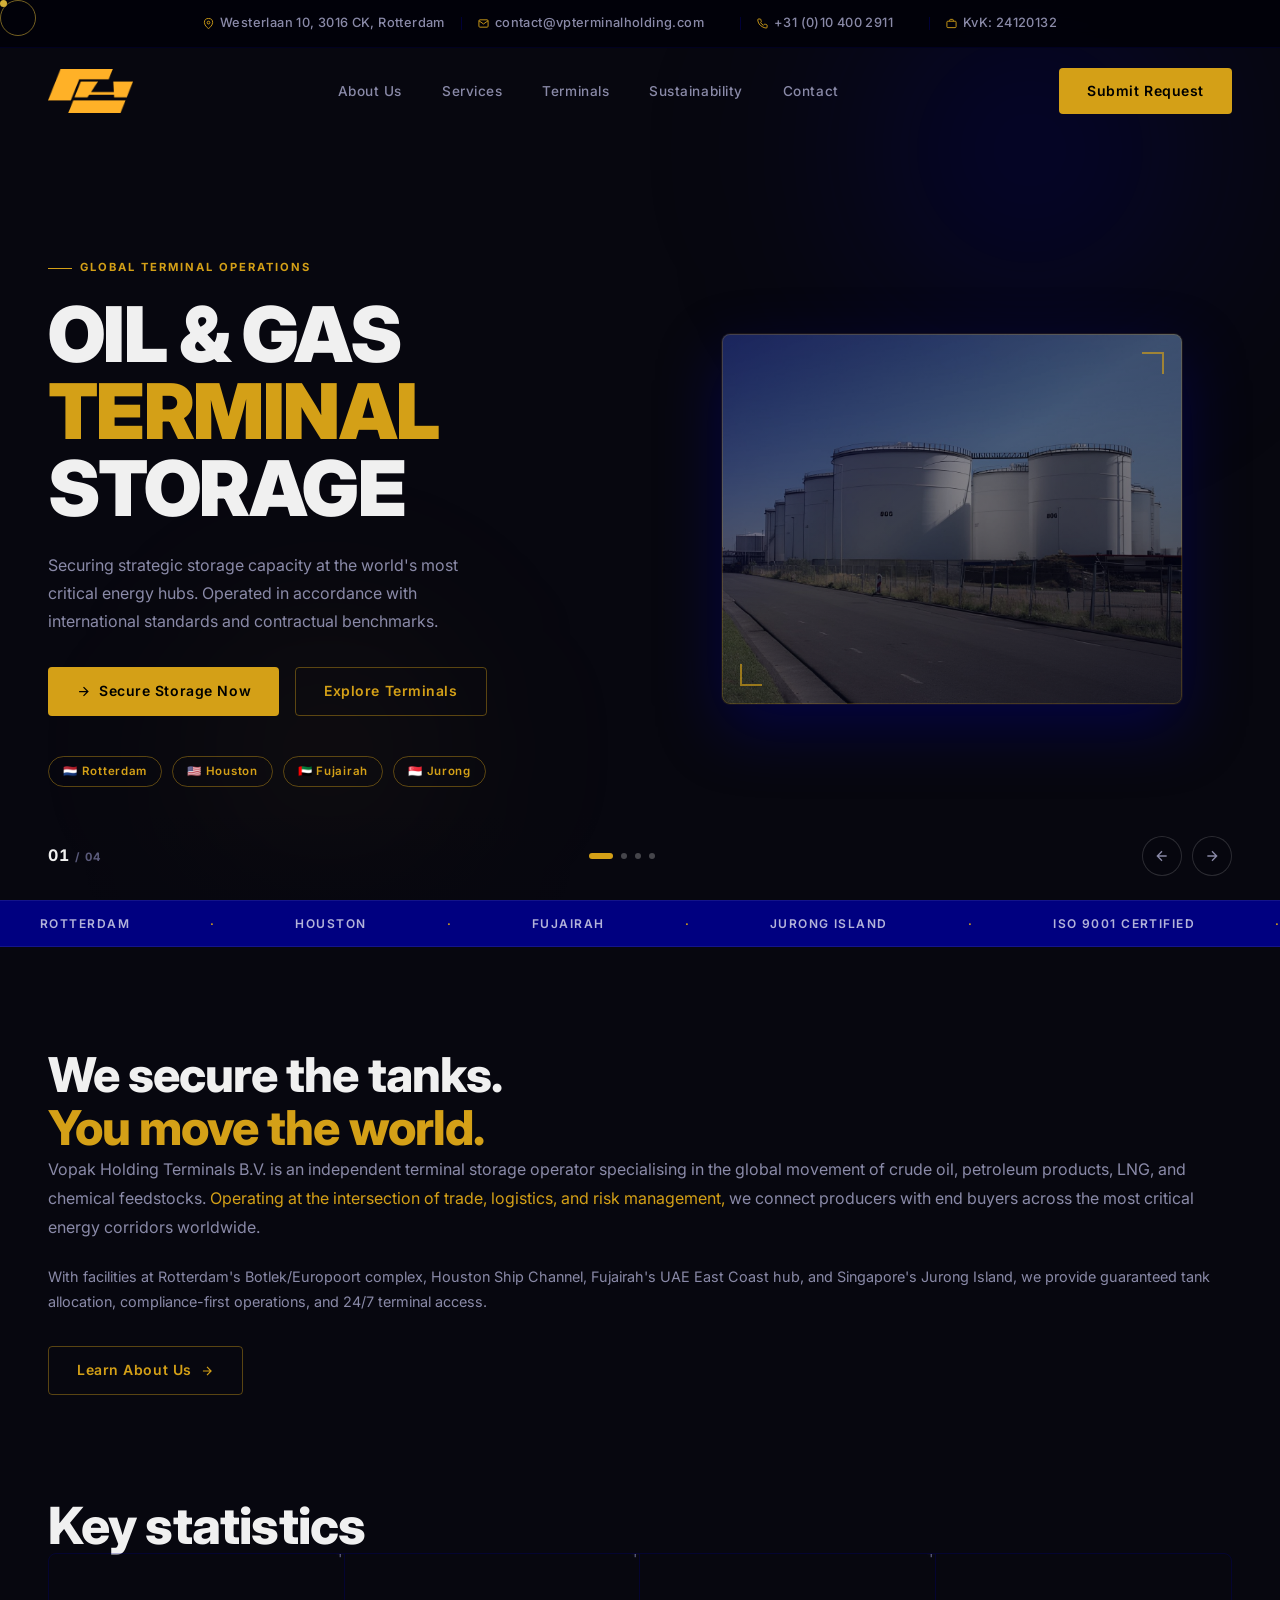
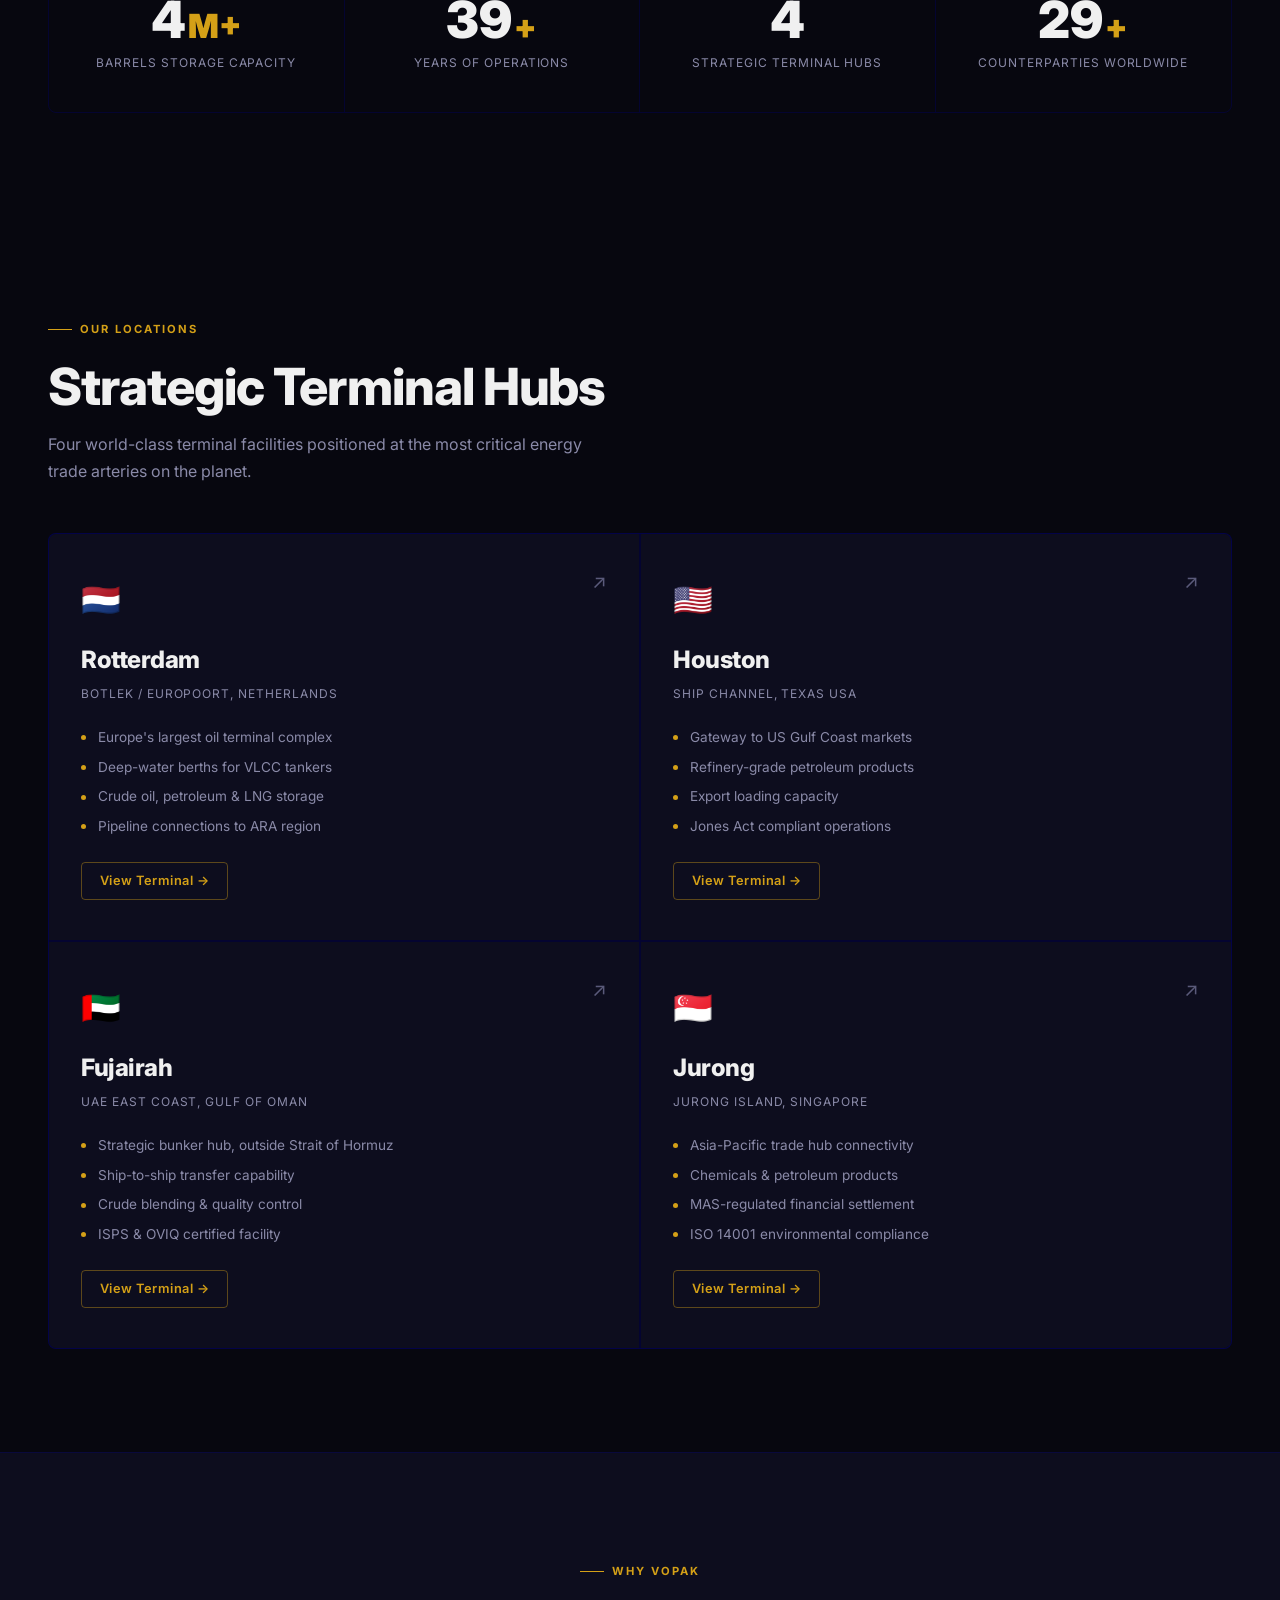
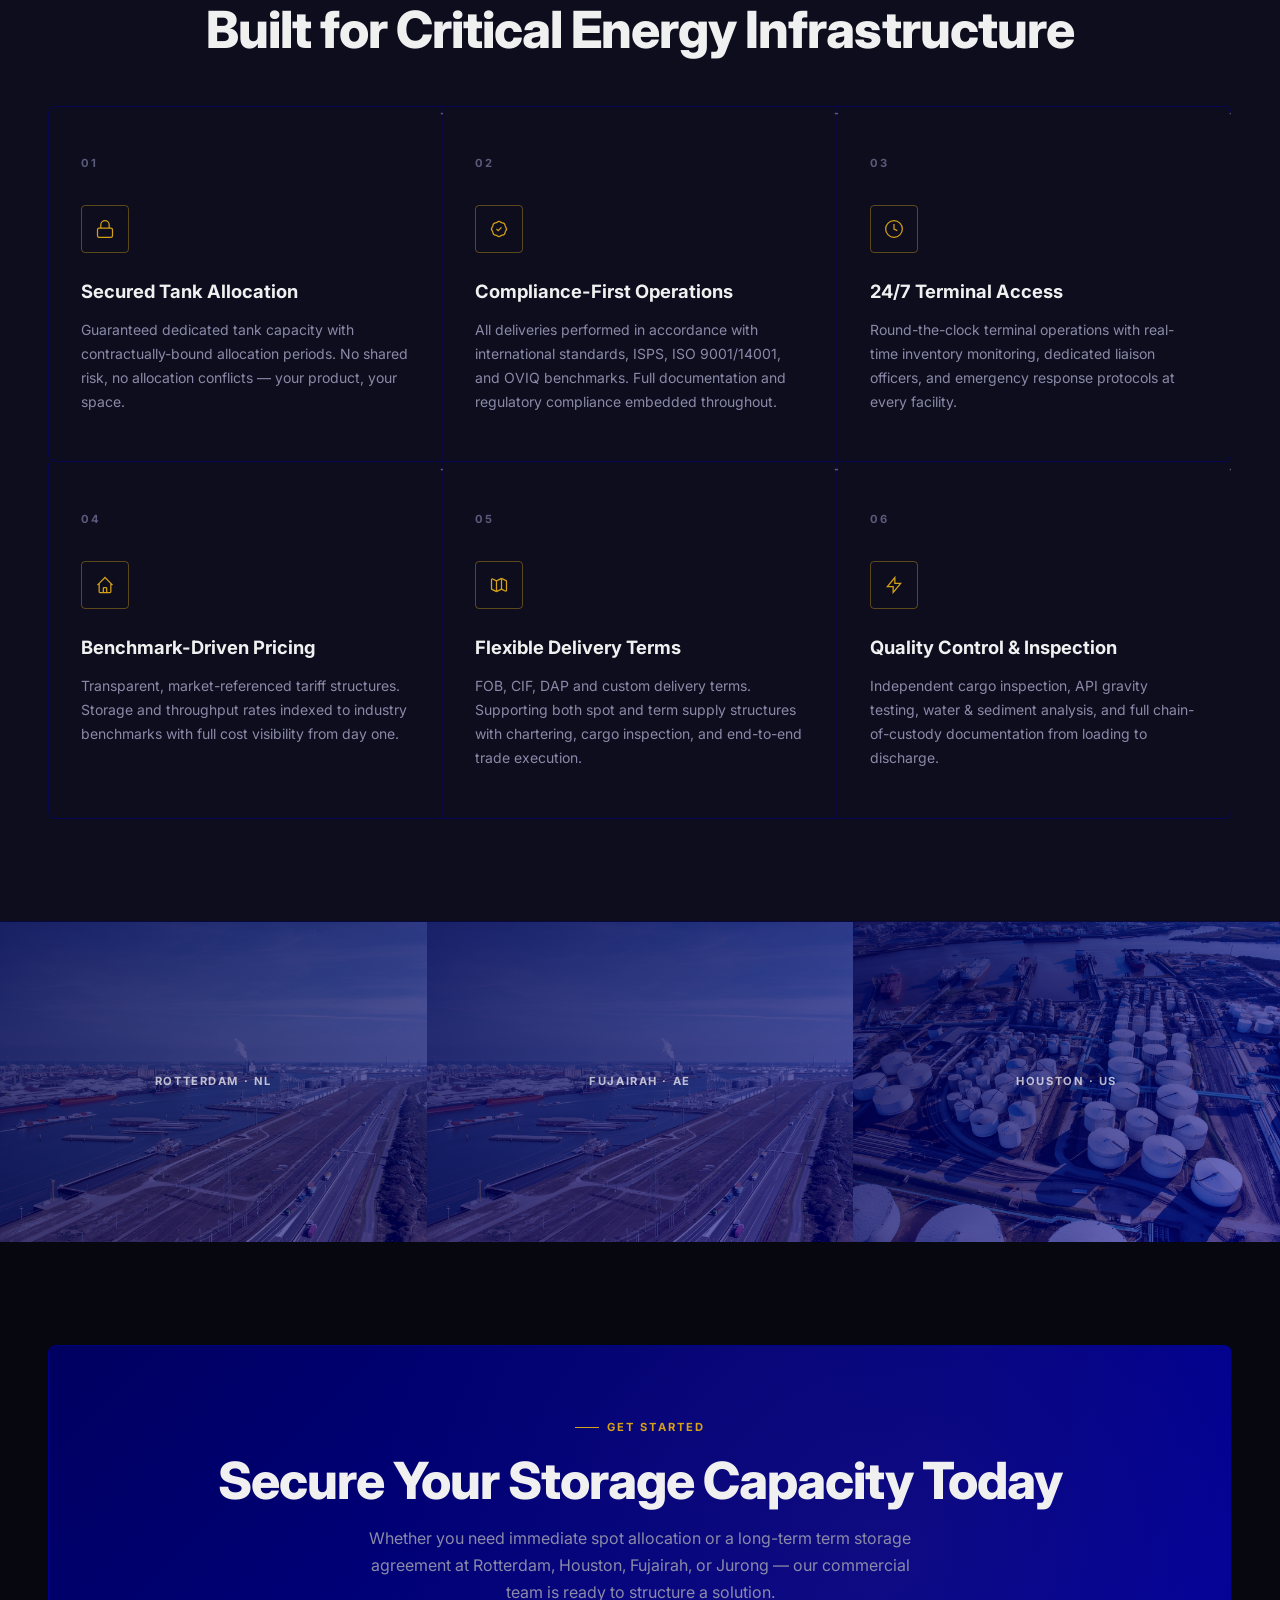
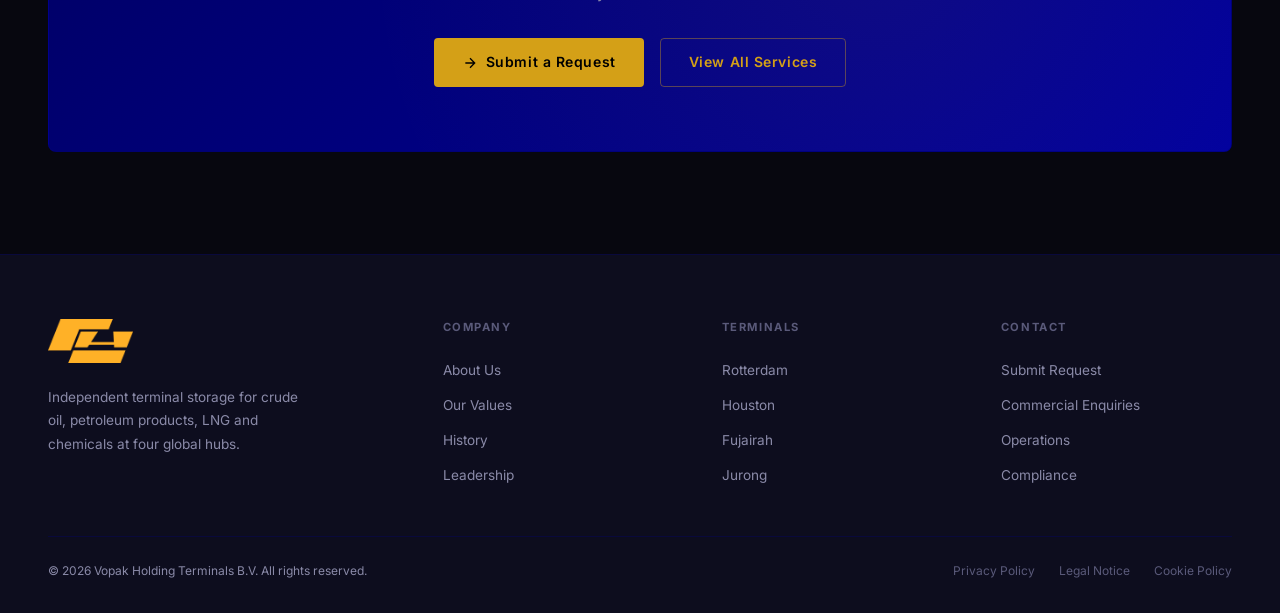
<file: index.html>
<!DOCTYPE html>
<html lang="en">
<head>
  <meta charset="UTF-8">
  <meta name="viewport" content="width=device-width, initial-scale=1.0, viewport-fit=cover">
  <title>Oil Storage & Tank Farm Terminals | Vopak Holding Terminals B.V.</title>
  <meta name="description" content="Vopak Holding Terminals B.V. — independent petroleum storage and tank farm operator at Rotterdam, Houston, Fujairah and Jurong. 4M+ bbl capacity. Crude oil, LNG, chemicals. 24/7 operations.">
  <link rel="preconnect" href="https://fonts.googleapis.com">
  <link rel="preconnect" href="https://fonts.gstatic.com" crossorigin>
  <link href="https://fonts.googleapis.com/css2?family=Inter:wght@300;400;500;600;700;800;900&display=swap" rel="stylesheet">
  <link rel="icon" type="image/png" href="image/vopak-logo.png">
  <link rel="stylesheet" href="css/styles.css">
  <link rel="stylesheet" href="css/animations.css">
  <link rel="stylesheet" href="css/responsive.css">
  <!-- SEO -->
  <meta name="robots" content="index, follow">
  <meta name="author" content="Vopak Holding Terminals B.V.">
  <meta name="keywords" content="petroleum storage, tank farm services, oil logistics, energy storage solutions, marine terminal operations, petroleum tank leasing, crude oil storage, LNG storage, Rotterdam terminal, Houston terminal, Fujairah terminal, Jurong terminal, independent terminal operator, bunkering">
  <meta name="theme-color" content="#07070f">
  <link rel="apple-touch-icon" href="image/vopak-logo.png">
  <link rel="sitemap" type="application/xml" href="/sitemap.xml">
  <link rel="canonical" href="https://www.vpterminalholding.com/">
  <link rel="preload" as="image" href="image/image-1.jpg" fetchpriority="high">
  <meta name="geo.region" content="NL-ZH">
  <meta name="geo.placename" content="Rotterdam">
  <meta name="geo.position" content="51.9225;4.4792">
  <meta name="ICBM" content="51.9225, 4.4792">
  <!-- Open Graph -->
  <meta property="og:type" content="website">
  <meta property="og:site_name" content="Vopak Holding Terminals B.V.">
  <meta property="og:locale" content="en_US">
  <meta property="og:url" content="https://www.vpterminalholding.com/">
  <meta property="og:title" content="Oil Storage &amp; Tank Farm Terminals | Vopak Holding Terminals B.V.">
  <meta property="og:description" content="Vopak Holding Terminals B.V. — independent petroleum storage and tank farm operator at Rotterdam, Houston, Fujairah and Jurong. 4M+ bbl capacity. Crude oil, LNG, chemicals.">
  <meta property="og:image" content="https://www.vpterminalholding.com/image/VP-Rotterdam-NL.jpg">
  <meta property="og:image:width" content="1200">
  <meta property="og:image:height" content="630">
  <meta property="og:image:alt" content="Vopak Holding Terminals B.V. — Rotterdam Oil Terminal">
  <!-- Twitter Card -->
  <meta name="twitter:card" content="summary_large_image">
  <meta name="twitter:title" content="Oil Storage &amp; Tank Farm Terminals | Vopak Holding Terminals B.V.">
  <meta name="twitter:description" content="Vopak Holding Terminals B.V. — independent petroleum storage and tank farm operator at Rotterdam, Houston, Fujairah and Jurong. 4M+ bbl capacity. Crude oil, LNG, chemicals.">
  <meta name="twitter:image" content="https://www.vpterminalholding.com/image/VP-Rotterdam-NL.jpg">
  <meta name="twitter:image:alt" content="Vopak Holding Terminals B.V. — Rotterdam Oil Terminal">
  <!-- Structured Data -->
  <script type="application/ld+json">
  {
    "@context": "https://schema.org",
    "@graph": [
      {
        "@type": ["Organization", "Corporation"],
        "@id": "https://www.vpterminalholding.com/#organization",
        "name": "Vopak Holding Terminals B.V.",
        "url": "https://www.vpterminalholding.com",
        "logo": {
          "@type": "ImageObject",
          "url": "https://www.vpterminalholding.com/image/vopak-logo.png",
          "width": 200,
          "height": 60
        },
        "description": "Independent petroleum storage and tank farm operator at Rotterdam, Houston, Fujairah and Jurong. Crude oil, LNG, chemicals and petroleum products. 4M+ bbl capacity.",
        "foundingDate": "1982",
        "address": {
          "@type": "PostalAddress",
          "streetAddress": "Westerlaan 10",
          "addressLocality": "Rotterdam",
          "postalCode": "3016 CK",
          "addressCountry": "NL"
        },
        "telephone": "+31104002911",
        "email": "contact@vpterminalholding.com",
        "areaServed": ["NL", "US", "AE", "SG"],
        "knowsAbout": [
          "Petroleum Storage", "Tank Farm Services", "Oil Logistics",
          "Energy Storage Solutions", "Marine Terminal Operations", "Petroleum Tank Leasing",
          "Crude Oil Storage", "LNG Storage", "Chemical Storage", "Bunkering Services"
        ],
        "hasOfferCatalog": {
          "@type": "OfferCatalog",
          "name": "Petroleum Storage & Tank Farm Services",
          "itemListElement": [
            { "@type": "Offer", "itemOffered": { "@type": "Service", "name": "Petroleum Storage", "description": "Secure petroleum tank leasing and storage for crude oil and petroleum products at four global marine terminals." } },
            { "@type": "Offer", "itemOffered": { "@type": "Service", "name": "Tank Farm Services", "description": "Full tank farm services including dedicated tank allocation, loading, discharge, blending and quality control." } },
            { "@type": "Offer", "itemOffered": { "@type": "Service", "name": "Energy Storage Solutions", "description": "LNG, crude oil and chemical energy storage solutions at Rotterdam, Houston, Fujairah and Jurong." } },
            { "@type": "Offer", "itemOffered": { "@type": "Service", "name": "Marine Terminal Operations", "description": "24/7 marine terminal operations with VLCC/Aframax berths, STS transfers and multimodal connectivity." } },
            { "@type": "Offer", "itemOffered": { "@type": "Service", "name": "Oil Logistics", "description": "End-to-end oil logistics including vessel scheduling, customs documentation and cargo inspection." } }
          ]
        },
        "sameAs": [
          "https://www.linkedin.com/company/vopak-holding-terminals"
        ]
      },
      {
        "@type": "WebSite",
        "@id": "https://www.vpterminalholding.com/#website",
        "url": "https://www.vpterminalholding.com",
        "name": "Vopak Holding Terminals B.V.",
        "description": "Independent petroleum storage & tank farm services for crude oil, LNG and energy storage solutions.",
        "publisher": { "@id": "https://www.vpterminalholding.com/#organization" },
        "potentialAction": {
          "@type": "SearchAction",
          "target": { "@type": "EntryPoint", "urlTemplate": "https://www.vpterminalholding.com/contact?q={search_term_string}" },
          "query-input": "required name=search_term_string"
        }
      },
      {
        "@type": "WebPage",
        "@id": "https://www.vpterminalholding.com/#webpage",
        "url": "https://www.vpterminalholding.com/",
        "name": "Petroleum Storage & Tank Farm Services | Vopak Holding Terminals",
        "isPartOf": { "@id": "https://www.vpterminalholding.com/#website" },
        "about": { "@id": "https://www.vpterminalholding.com/#organization" },
        "description": "Independent petroleum storage & tank farm services at Rotterdam, Houston, Fujairah & Jurong. Crude oil, LNG & energy storage solutions. 4M+ bbl capacity.",
        "breadcrumb": {
          "@type": "BreadcrumbList",
          "itemListElement": [
            { "@type": "ListItem", "position": 1, "name": "Home", "item": "https://www.vpterminalholding.com/" }
          ]
        }
      }
    ]
  }
  </script>
  <style>
    /* ══════════════════════════════════════
       HERO SLIDESHOW
    ══════════════════════════════════════ */
    .hero-slider {
      position: relative;
      width: 100%;
      height: 100vh;
      min-height: 640px;
      overflow: hidden;
      background: var(--bg);
    }

    /* ── Slides ── */
    .slide {
      position: absolute;
      inset: 0;
      display: flex;
      align-items: center;
      padding-top: 138px;
      opacity: 0;
      pointer-events: none;
      transition: opacity 0.9s cubic-bezier(0.4,0,0.2,1);
      z-index: 1;
    }
    .slide.active {
      opacity: 1;
      pointer-events: auto;
      z-index: 2;
    }

    /* Background orbs per slide */
    .slide-bg {
      position: absolute;
      inset: 0;
      z-index: 0;
      pointer-events: none;
    }
    .slide-bg-orb {
      position: absolute;
      border-radius: 50%;
      filter: blur(90px);
    }

    /* ── Slide content layout ── */
    .slide-inner {
      display: grid;
      grid-template-columns: 1fr 1fr;
      gap: 4rem;
      align-items: center;
      width: 100%;
      max-width: 1280px;
      margin: 0 auto;
      padding: 0 clamp(1.25rem, 5vw, 3rem);
      position: relative;
      z-index: 2;
    }

    /* ── Text animations ── */
    .slide-label,
    .slide-title,
    .slide-desc,
    .slide-actions,
    .slide-pills {
      opacity: 0;
      transform: translateY(28px);
      transition: opacity 0.7s ease, transform 0.7s ease;
    }
    .slide.active .slide-label  { opacity:1; transform:translateY(0); transition-delay:0.05s; }
    .slide.active .slide-title  { opacity:1; transform:translateY(0); transition-delay:0.18s; }
    .slide.active .slide-desc   { opacity:1; transform:translateY(0); transition-delay:0.30s; }
    .slide.active .slide-actions{ opacity:1; transform:translateY(0); transition-delay:0.42s; }
    .slide.active .slide-pills  { opacity:1; transform:translateY(0); transition-delay:0.54s; }

    .slide-label {
      display: inline-flex;
      align-items: center;
      gap: 0.5rem;
      font-size: 0.7rem;
      font-weight: 700;
      letter-spacing: 0.18em;
      text-transform: uppercase;
      color: var(--gold);
      margin-bottom: 1.25rem;
    }
    .slide-label::before {
      content: '';
      display: block;
      width: 24px; height: 1px;
      background: var(--gold);
    }
    .slide-title {
      font-size: clamp(2.8rem, 6vw, 5.2rem);
      font-weight: 900;
      line-height: 1.0;
      letter-spacing: -0.02em;
      text-transform: uppercase;
      color: var(--text);
      margin-bottom: 1.5rem;
    }
    .slide-title .gold { color: var(--gold); }
    .slide-desc {
      font-size: 1rem;
      line-height: 1.75;
      color: var(--text-muted);
      max-width: 460px;
      margin-bottom: 2rem;
    }
    .slide-actions {
      display: flex;
      gap: 1rem;
      flex-wrap: wrap;
      margin-bottom: 2.5rem;
    }
    .slide-pills {
      display: flex;
      flex-wrap: wrap;
      gap: 0.6rem;
    }
    .slide-pill {
      padding: 0.35rem 0.9rem;
      border: 1px solid var(--border);
      border-radius: 50px;
      font-size: 0.72rem;
      font-weight: 600;
      letter-spacing: 0.06em;
      color: var(--text-muted);
      transition: border-color 0.3s, color 0.3s;
    }
    .slide-pill.active-pill {
      border-color: var(--border-gold);
      color: var(--gold);
    }

    /* ── Visual panel ── */
    .slide-visual {
      display: flex;
      align-items: center;
      justify-content: center;
      position: relative;
      opacity: 0;
      transform: translateX(40px) scale(0.95);
      transition: opacity 0.8s ease, transform 0.8s ease;
      transition-delay: 0.1s;
    }
    .slide.active .slide-visual {
      opacity: 1;
      transform: translateX(0) scale(1);
    }
    .slide-visual svg, .slide-visual .tank-svg-wrapper {
      width: min(460px, 90vw);
      filter: drop-shadow(0 20px 60px rgba(0,0,128,0.4));
    }

    /* ── Controls bar (bottom) ── */
    .hero-controls {
      position: absolute;
      bottom: 0;
      left: 0; right: 0;
      z-index: 10;
      display: flex;
      align-items: center;
      justify-content: space-between;
      padding: 1.5rem clamp(1.25rem, 5vw, 3rem);
      background: linear-gradient(to top, rgba(7,7,15,0.85) 0%, transparent 100%);
    }

    /* Counter */
    .hero-counter {
      font-size: 0.72rem;
      font-weight: 700;
      letter-spacing: 0.12em;
      color: var(--text-dim);
      font-variant-numeric: tabular-nums;
      min-width: 52px;
    }
    .hero-counter .current { color: var(--text); font-size: 1rem; }

    /* Dots */
    .hero-dots {
      display: flex;
      align-items: center;
      gap: 0.5rem;
    }
    .hero-dot {
      width: 6px; height: 6px;
      border-radius: 50%;
      background: rgba(255,255,255,0.25);
      border: none;
      cursor: pointer;
      padding: 0;
      transition: all 0.35s ease;
    }
    .hero-dot.active {
      background: var(--gold);
      width: 24px;
      border-radius: 3px;
    }

    /* Arrows */
    .hero-arrows {
      display: flex;
      gap: 0.6rem;
    }
    .hero-arrow {
      width: 40px; height: 40px;
      border: 1px solid rgba(255,255,255,0.15);
      border-radius: 50%;
      background: rgba(7,7,15,0.5);
      display: flex; align-items: center; justify-content: center;
      color: var(--text-muted);
      cursor: pointer;
      transition: all 0.3s ease;
      backdrop-filter: blur(8px);
    }
    .hero-arrow:hover {
      border-color: var(--gold);
      color: var(--gold);
      background: rgba(212,160,23,0.08);
    }

    /* Progress bar */
    .hero-progress {
      position: absolute;
      bottom: 0; left: 0;
      height: 2px;
      background: var(--gold);
      width: 0%;
      transition: width linear;
      z-index: 11;
    }

    /* ── Slide-specific background tints ── */
    .slide-1 .slide-bg-orb-a { width:500px;height:500px; background:radial-gradient(circle,rgba(0,0,128,0.35) 0%,transparent 70%); top:-100px;right:0; }
    .slide-1 .slide-bg-orb-b { width:400px;height:400px; background:radial-gradient(circle,rgba(212,160,23,0.07) 0%,transparent 70%); bottom:-50px;left:10%; }

    .slide-2 .slide-bg-orb-a { width:600px;height:500px; background:radial-gradient(circle,rgba(0,0,160,0.3) 0%,transparent 70%); top:-80px;right:-100px; }
    .slide-2 .slide-bg-orb-b { width:350px;height:350px; background:radial-gradient(circle,rgba(212,160,23,0.06) 0%,transparent 70%); bottom:0;left:5%; }

    .slide-3 .slide-bg-orb-a { width:550px;height:550px; background:radial-gradient(circle,rgba(0,0,100,0.4) 0%,transparent 70%); top:-120px;right:-50px; }
    .slide-3 .slide-bg-orb-b { width:300px;height:300px; background:radial-gradient(circle,rgba(212,160,23,0.09) 0%,transparent 70%); bottom:-30px;left:20%; }

    .slide-4 .slide-bg-orb-a { width:500px;height:500px; background:radial-gradient(circle,rgba(0,0,140,0.32) 0%,transparent 70%); top:-60px;right:0; }
    .slide-4 .slide-bg-orb-b { width:400px;height:400px; background:radial-gradient(circle,rgba(212,160,23,0.06) 0%,transparent 70%); bottom:-80px;left:0; }

    /* Float animation for visuals */
    @keyframes floatSlide {
      0%,100% { transform: translateY(0); }
      50%      { transform: translateY(-16px); }
    }
    .float-anim { animation: floatSlide 6s ease-in-out infinite; }

    /* ── Slide image panel ── */
    .slide-img-panel {
      position: relative;
      width: min(460px, 90vw);
      height: 370px;
      border-radius: var(--radius-lg);
      overflow: hidden;
      box-shadow: 0 24px 64px rgba(0,0,128,0.45), 0 0 0 1px rgba(212,160,23,0.1);
    }
    .slide-img-panel img {
      width: 100%;
      height: 100%;
      object-fit: cover;
      display: block;
      filter: brightness(0.62) saturate(0.75);
    }
    .slide-img-overlay {
      position: absolute;
      inset: 0;
      background: linear-gradient(
        145deg,
        rgba(0,0,80,0.55) 0%,
        rgba(0,0,40,0.18) 45%,
        rgba(0,0,20,0.5) 100%
      );
    }
    .slide-img-border {
      position: absolute;
      inset: 0;
      border: 1px solid rgba(212,160,23,0.22);
      border-radius: var(--radius-lg);
      pointer-events: none;
    }
    .slide-img-corner-tr {
      position: absolute;
      top: 1.1rem; right: 1.1rem;
      width: 22px; height: 22px;
      border-top: 2px solid rgba(212,160,23,0.65);
      border-right: 2px solid rgba(212,160,23,0.65);
      pointer-events: none;
    }
    .slide-img-corner-bl {
      position: absolute;
      bottom: 1.1rem; left: 1.1rem;
      width: 22px; height: 22px;
      border-bottom: 2px solid rgba(212,160,23,0.65);
      border-left: 2px solid rgba(212,160,23,0.65);
      pointer-events: none;
    }
    .slide-img-shine {
      position: absolute;
      top: 0; left: -40%;
      width: 30%; height: 100%;
      background: linear-gradient(105deg, transparent 40%, rgba(255,255,255,0.04) 50%, transparent 60%);
      pointer-events: none;
    }

    /* ── Responsive ── */
    @media (max-width: 900px) {
      .slide-inner { grid-template-columns: 1fr; }
      .slide-visual { display: none; }
      .slide-title { font-size: clamp(2.4rem, 9vw, 3.8rem); }
    }
    @media (max-width: 480px) {
      .hero-counter { display: none; }
      .slide-title { font-size: clamp(2rem, 10vw, 3rem); }
    }
  </style>
</head>
<body>

<!-- ══════════ TOP BAR ══════════ -->
<div class="topbar" role="complementary" aria-label="Company contact information">
  <div class="container">
    <div class="topbar-inner">
      <span class="topbar-item">
        <svg width="11" height="11" viewBox="0 0 24 24" fill="none" stroke="currentColor" stroke-width="2"><path d="M21 10c0 7-9 13-9 13s-9-6-9-13a9 9 0 0 1 18 0z"/><circle cx="12" cy="10" r="3"/></svg>
        Westerlaan 10, 3016 CK, Rotterdam
      </span>
      <div class="topbar-sep"></div>
      <span class="topbar-item">
        <svg width="11" height="11" viewBox="0 0 24 24" fill="none" stroke="currentColor" stroke-width="2"><path d="M4 4h16c1.1 0 2 .9 2 2v12c0 1.1-.9 2-2 2H4c-1.1 0-2-.9-2-2V6c0-1.1.9-2 2-2z"/><polyline points="22,6 12,13 2,6"/></svg>
        <a href="mailto:contact@vpterminalholding.com">contact@vpterminalholding.com</a>
      </span>
      <div class="topbar-sep"></div>
      <span class="topbar-item">
        <svg width="11" height="11" viewBox="0 0 24 24" fill="none" stroke="currentColor" stroke-width="2"><path d="M22 16.92v3a2 2 0 0 1-2.18 2 19.79 19.79 0 0 1-8.63-3.07A19.5 19.5 0 0 1 4.69 13a19.79 19.79 0 0 1-3.07-8.67A2 2 0 0 1 3.6 2.18h3a2 2 0 0 1 2 1.72 12.84 12.84 0 0 0 .7 2.81 2 2 0 0 1-.45 2.11L7.91 9.91a16 16 0 0 0 6 6l1.91-1.91a2 2 0 0 1 2.11-.45 12.84 12.84 0 0 0 2.81.7A2 2 0 0 1 22 16.92z"/></svg>
        +31 (0)10 400 2911
      </span>
      <div class="topbar-sep"></div>
      <span class="topbar-item">
        <svg width="11" height="11" viewBox="0 0 24 24" fill="none" stroke="currentColor" stroke-width="2"><rect x="2" y="7" width="20" height="14" rx="2"/><path d="M16 7V5a2 2 0 0 0-2-2h-4a2 2 0 0 0-2 2v2"/></svg>
        KvK: 24120132
      </span>
    </div>
  </div>
</div>

<!-- ══════════ NAVIGATION ══════════ -->
<nav class="nav" role="navigation" aria-label="Main navigation">
  <div class="container">
    <div class="nav-inner">
      <a href="index.html" class="nav-logo" aria-label="Vopak Holding Terminals home">
        <img src="image/vopak-logo.png" alt="Vopak Holding Terminals B.V." style="height:44px;width:auto;display:block;">
      </a>
      <ul class="nav-links" role="list">
        <li><a href="about.html">About Us</a></li>
        <li><a href="services.html">Services</a></li>
        <li><a href="terminals.html">Terminals</a></li>
        <li><a href="sustainability.html">Sustainability</a></li>
        <li><a href="contact.html">Contact</a></li>
      </ul>
      <a href="contact.html" class="btn btn-primary nav-cta">Submit Request</a>
      <button class="nav-hamburger" aria-label="Toggle mobile menu" aria-expanded="false">
        <span></span><span></span><span></span>
      </button>
    </div>
  </div>
</nav>

<!-- Mobile nav drawer -->
<div class="nav-mobile" role="dialog" aria-label="Mobile navigation">
  <a href="about.html">About Us</a>
  <a href="services.html">Services</a>
  <a href="terminals.html">Terminals</a>
  <a href="sustainability.html">Sustainability</a>
  <a href="contact.html">Contact</a>
  <a href="contact.html" class="btn btn-primary">Submit Request</a>
</div>

<!-- ══════════ HERO SLIDESHOW ══════════ -->
<section class="hero-slider" id="hero-slider" aria-label="Featured terminal highlights">

  <!-- ── SLIDE 1 — Global Brand ── -->
  <div class="slide slide-1 active" data-index="0" aria-label="Slide 1 of 4: Global Terminal Storage">
    <div class="slide-bg" aria-hidden="true">
      <div class="slide-bg-orb slide-bg-orb-a"></div>
      <div class="slide-bg-orb slide-bg-orb-b"></div>
    </div>
    <div class="slide-inner">
      <div>
        <div class="slide-label">Global Terminal Operations</div>
        <h1 class="slide-title">
          Oil &amp; Gas<br>
          <span class="gold">Terminal</span><br>
          Storage
        </h1>
        <p class="slide-desc">Securing strategic storage capacity at the world's most critical energy hubs. Operated in accordance with international standards and contractual benchmarks.</p>
        <div class="slide-actions">
          <a href="contact.html" class="btn btn-primary">
            <svg width="15" height="15" viewBox="0 0 24 24" fill="none" stroke="currentColor" stroke-width="2"><path d="M5 12h14M12 5l7 7-7 7"/></svg>
            Secure Storage Now
          </a>
          <a href="services.html" class="btn btn-outline">Explore Terminals</a>
        </div>
        <div class="slide-pills">
          <span class="slide-pill active-pill">🇳🇱 Rotterdam</span>
          <span class="slide-pill active-pill">🇺🇸 Houston</span>
          <span class="slide-pill active-pill">🇦🇪 Fujairah</span>
          <span class="slide-pill active-pill">🇸🇬 Jurong</span>
        </div>
      </div>
      <!-- Slide 1 Image -->
      <div class="slide-visual" aria-hidden="true">
        <div class="float-anim slide-img-panel">
          <img src="image/image-1.jpg" alt="Oil and gas terminal storage tanks at a global energy hub" width="460" height="370" fetchpriority="high">
          <div class="slide-img-overlay"></div>
          <div class="slide-img-border"></div>
          <div class="slide-img-corner-tr"></div>
          <div class="slide-img-corner-bl"></div>
          <div class="slide-img-shine"></div>
        </div>
      </div>
    </div>
  </div>

  <!-- ── SLIDE 2 — Rotterdam ── -->
  <div class="slide slide-2" data-index="1" aria-label="Slide 2 of 4: Rotterdam Terminal">
    <div class="slide-bg" aria-hidden="true">
      <div class="slide-bg-orb slide-bg-orb-a"></div>
      <div class="slide-bg-orb slide-bg-orb-b"></div>
    </div>
    <div class="slide-inner">
      <div>
        <div class="slide-label">Terminal 01 · Botlek / Europoort</div>
        <h2 class="slide-title">
          Europe's<br>
          <span class="gold">Premier</span><br>
          Crude Terminal
        </h2>
        <p class="slide-desc">Deep-water VLCC berths, ARA pipeline connectivity and 1.8M+ bbl capacity at Europe's busiest port. The gateway to Amsterdam-Rotterdam-Antwerp markets.</p>
        <div class="slide-actions">
          <a href="contact.html" class="btn btn-primary">
            <svg width="15" height="15" viewBox="0 0 24 24" fill="none" stroke="currentColor" stroke-width="2"><path d="M5 12h14M12 5l7 7-7 7"/></svg>
            Request Capacity
          </a>
          <a href="services.html#rotterdam" class="btn btn-outline">View Terminal</a>
        </div>
        <div class="slide-pills">
          <span class="slide-pill active-pill">🇳🇱 Rotterdam</span>
          <span class="slide-pill">1.8M+ bbls</span>
          <span class="slide-pill">VLCC / Aframax</span>
          <span class="slide-pill">ARA Pipeline</span>
        </div>
      </div>
      <!-- Slide 2 Image -->
      <div class="slide-visual" aria-hidden="true">
        <div class="float-anim slide-img-panel">
          <img src="image/image-2.jpg" alt="Rotterdam Botlek Europoort crude oil terminal with VLCC berths" width="460" height="370" loading="lazy" decoding="async">
          <div class="slide-img-overlay"></div>
          <div class="slide-img-border"></div>
          <div class="slide-img-corner-tr"></div>
          <div class="slide-img-corner-bl"></div>
          <div class="slide-img-shine"></div>
        </div>
      </div>
    </div>
  </div>

  <!-- ── SLIDE 3 — Fujairah ── -->
  <div class="slide slide-3" data-index="2" aria-label="Slide 3 of 4: Fujairah Terminal">
    <div class="slide-bg" aria-hidden="true">
      <div class="slide-bg-orb slide-bg-orb-a"></div>
      <div class="slide-bg-orb slide-bg-orb-b"></div>
    </div>
    <div class="slide-inner">
      <div>
        <div class="slide-label">Terminal 03 · UAE East Coast</div>
        <h2 class="slide-title">
          Securing<br>
          Storage <span class="gold">Beyond</span><br>
          The Strait
        </h2>
        <p class="slide-desc">World-class bunkering hub outside the Strait of Hormuz. Ship-to-ship transfers, crude blending and ISPS & OVIQ certified operations on the Gulf of Oman.</p>
        <div class="slide-actions">
          <a href="contact.html" class="btn btn-primary">
            <svg width="15" height="15" viewBox="0 0 24 24" fill="none" stroke="currentColor" stroke-width="2"><path d="M5 12h14M12 5l7 7-7 7"/></svg>
            Request Capacity
          </a>
          <a href="services.html#fujairah" class="btn btn-outline">View Terminal</a>
        </div>
        <div class="slide-pills">
          <span class="slide-pill active-pill">🇦🇪 Fujairah</span>
          <span class="slide-pill">750K+ bbls</span>
          <span class="slide-pill">STS Operations</span>
          <span class="slide-pill">ISPS / OVIQ</span>
        </div>
      </div>
      <!-- Slide 3 Image -->
      <div class="slide-visual" aria-hidden="true">
        <div class="float-anim slide-img-panel">
          <img src="image/image-33.jpg" alt="Fujairah oil terminal UAE bunkering hub outside Strait of Hormuz" width="460" height="370" loading="lazy" decoding="async">
          <div class="slide-img-overlay"></div>
          <div class="slide-img-border"></div>
          <div class="slide-img-corner-tr"></div>
          <div class="slide-img-corner-bl"></div>
          <div class="slide-img-shine"></div>
        </div>
      </div>
    </div>
  </div>

  <!-- ── SLIDE 4 — Jurong ── -->
  <div class="slide slide-4" data-index="3" aria-label="Slide 4 of 4: Jurong Terminal">
    <div class="slide-bg" aria-hidden="true">
      <div class="slide-bg-orb slide-bg-orb-a"></div>
      <div class="slide-bg-orb slide-bg-orb-b"></div>
    </div>
    <div class="slide-inner">
      <div>
        <div class="slide-label">Terminal 04 · Singapore</div>
        <h2 class="slide-title">
          Asia-Pacific<br>
          <span class="gold">Petrochemical</span><br>
          Gateway
        </h2>
        <p class="slide-desc">ISO 14001 certified storage for chemicals, LNG and petroleum products at Jurong Island — the heart of Asia-Pacific petrochemical production and regional energy trade.</p>
        <div class="slide-actions">
          <a href="contact.html" class="btn btn-primary">
            <svg width="15" height="15" viewBox="0 0 24 24" fill="none" stroke="currentColor" stroke-width="2"><path d="M5 12h14M12 5l7 7-7 7"/></svg>
            Request Capacity
          </a>
          <a href="services.html#jurong" class="btn btn-outline">View Terminal</a>
        </div>
        <div class="slide-pills">
          <span class="slide-pill active-pill">🇸🇬 Jurong</span>
          <span class="slide-pill">600K+ bbls</span>
          <span class="slide-pill">Chemicals / LNG</span>
          <span class="slide-pill">ISO 14001</span>
        </div>
      </div>
      <!-- Slide 4 Image -->
      <div class="slide-visual" aria-hidden="true">
        <div class="float-anim slide-img-panel">
          <img src="image/image-4.jpg" alt="Jurong Island Singapore petrochemical terminal LNG and chemical storage" width="460" height="370" loading="lazy" decoding="async">
          <div class="slide-img-overlay"></div>
          <div class="slide-img-border"></div>
          <div class="slide-img-corner-tr"></div>
          <div class="slide-img-corner-bl"></div>
          <div class="slide-img-shine"></div>
        </div>
      </div>
    </div>
  </div>

  <!-- ── CONTROLS ── -->
  <div class="hero-controls" aria-label="Slideshow controls">
    <!-- Counter -->
    <div class="hero-counter" aria-live="polite" aria-label="Current slide">
      <span class="current" id="hero-slide-current">01</span>
      <span> / 04</span>
    </div>
    <!-- Dot navigation -->
    <div class="hero-dots" role="tablist" aria-label="Slide navigation">
      <button class="hero-dot active" role="tab" aria-selected="true"  aria-label="Go to slide 1" data-slide="0"></button>
      <button class="hero-dot"        role="tab" aria-selected="false" aria-label="Go to slide 2" data-slide="1"></button>
      <button class="hero-dot"        role="tab" aria-selected="false" aria-label="Go to slide 3" data-slide="2"></button>
      <button class="hero-dot"        role="tab" aria-selected="false" aria-label="Go to slide 4" data-slide="3"></button>
    </div>
    <!-- Arrow navigation -->
    <div class="hero-arrows">
      <button class="hero-arrow" id="hero-prev" aria-label="Previous slide">
        <svg width="16" height="16" viewBox="0 0 24 24" fill="none" stroke="currentColor" stroke-width="2"><path d="M19 12H5M12 19l-7-7 7-7"/></svg>
      </button>
      <button class="hero-arrow" id="hero-next" aria-label="Next slide">
        <svg width="16" height="16" viewBox="0 0 24 24" fill="none" stroke="currentColor" stroke-width="2"><path d="M5 12h14M12 5l7 7-7 7"/></svg>
      </button>
    </div>
  </div>

  <!-- Progress bar -->
  <div class="hero-progress" id="hero-progress" aria-hidden="true"></div>

</section>

<!-- ══════════ TICKER ══════════ -->
<div class="ticker" aria-hidden="true">
  <div class="ticker-track">
    <span>Rotterdam</span><span class="sep">·</span>
    <span>Houston</span><span class="sep">·</span>
    <span>Fujairah</span><span class="sep">·</span>
    <span>Jurong Island</span><span class="sep">·</span>
    <span>ISO 9001 Certified</span><span class="sep">·</span>
    <span>24/7 Terminal Operations</span><span class="sep">·</span>
    <span>Crude Oil</span><span class="sep">·</span>
    <span>Petroleum Products</span><span class="sep">·</span>
    <span>LNG</span><span class="sep">·</span>
    <span>Chemicals</span><span class="sep">·</span>
    <!-- Duplicate for seamless loop -->
    <span>Rotterdam</span><span class="sep">·</span>
    <span>Houston</span><span class="sep">·</span>
    <span>Fujairah</span><span class="sep">·</span>
    <span>Jurong Island</span><span class="sep">·</span>
    <span>ISO 9001 Certified</span><span class="sep">·</span>
    <span>24/7 Terminal Operations</span><span class="sep">·</span>
    <span>Crude Oil</span><span class="sep">·</span>
    <span>Petroleum Products</span><span class="sep">·</span>
    <span>LNG</span><span class="sep">·</span>
    <span>Chemicals</span><span class="sep">·</span>
  </div>
</div>

<!-- ══════════ ABOUT TEASER ══════════ -->
<section class="section" aria-labelledby="about-heading">
  <div class="container">
    <div class="about-teaser-grid">
      <div>
        <h2 id="about-heading" class="fade-up" style="font-size:clamp(2rem,4vw,3rem);">
          We secure the tanks.<br>
          <span class="text-gold">You move the world.</span>
        </h2>
      </div>
      <div class="fade-up">
        <p style="font-size:1rem; line-height:1.8; margin-bottom:1.5rem;">
          Vopak Holding Terminals B.V. is an independent terminal storage operator specialising in the global movement of crude oil, petroleum products, LNG, and chemical feedstocks. <span style="color:var(--gold);">Operating at the intersection of trade, logistics, and risk management,</span> we connect producers with end buyers across the most critical energy corridors worldwide.
        </p>
        <p style="font-size:0.9rem; line-height:1.7;">
          With facilities at Rotterdam's Botlek/Europoort complex, Houston Ship Channel, Fujairah's UAE East Coast hub, and Singapore's Jurong Island, we provide guaranteed tank allocation, compliance-first operations, and 24/7 terminal access.
        </p>
        <div style="margin-top:2rem;">
          <a href="about.html" class="btn btn-outline">
            Learn About Us
            <svg width="14" height="14" viewBox="0 0 24 24" fill="none" stroke="currentColor" stroke-width="2"><path d="M5 12h14M12 5l7 7-7 7"/></svg>
          </a>
        </div>
      </div>
    </div>
  </div>
</section>

<!-- ══════════ STATS ══════════ -->
<section aria-labelledby="stats-heading" style="padding-bottom: 6rem;">
  <div class="container">
    <h2 id="stats-heading" class="sr-only">Key statistics</h2>
    <div class="stats-grid fade-up">
      <div class="stat-item">
        <div class="stat-number">
          <span data-count="4">4</span><span class="stat-suffix">M+</span>
        </div>
        <div class="stat-label">barrels storage capacity</div>
      </div>
      <div class="stat-item">
        <div class="stat-number">
          <span data-count="40">40</span><span class="stat-suffix">+</span>
        </div>
        <div class="stat-label">years of operations</div>
      </div>
      <div class="stat-item">
        <div class="stat-number">
          <span data-count="4">4</span>
        </div>
        <div class="stat-label">strategic terminal hubs</div>
      </div>
      <div class="stat-item">
        <div class="stat-number">
          <span data-count="30">30</span><span class="stat-suffix">+</span>
        </div>
        <div class="stat-label">counterparties worldwide</div>
      </div>
    </div>
  </div>
</section>

<!-- ══════════ TERMINAL CARDS ══════════ -->
<section class="section" id="terminals" aria-labelledby="terminals-heading">
  <div class="container">
    <div style="margin-bottom:3rem;">
      <div class="section-label fade-up">Our Locations</div>
      <h2 id="terminals-heading" class="fade-up">Strategic Terminal Hubs</h2>
      <p class="fade-up" style="max-width:560px; margin-top:1rem;">
        Four world-class terminal facilities positioned at the most critical energy trade arteries on the planet.
      </p>
    </div>

    <div class="terminal-grid">
      <!-- Rotterdam -->
      <div class="terminal-card fade-up">
        <span class="terminal-arrow" aria-hidden="true">↗</span>
        <div class="terminal-flag">🇳🇱</div>
        <div class="terminal-name">Rotterdam</div>
        <div class="terminal-port">Botlek / Europoort, Netherlands</div>
        <div class="terminal-specs">
          <div class="terminal-spec">
            <div class="terminal-spec-dot"></div>
            <span>Europe's largest oil terminal complex</span>
          </div>
          <div class="terminal-spec">
            <div class="terminal-spec-dot"></div>
            <span>Deep-water berths for VLCC tankers</span>
          </div>
          <div class="terminal-spec">
            <div class="terminal-spec-dot"></div>
            <span>Crude oil, petroleum &amp; LNG storage</span>
          </div>
          <div class="terminal-spec">
            <div class="terminal-spec-dot"></div>
            <span>Pipeline connections to ARA region</span>
          </div>
        </div>
        <a href="services.html#rotterdam" class="btn btn-outline btn-sm">View Terminal →</a>
      </div>

      <!-- Houston -->
      <div class="terminal-card fade-up">
        <span class="terminal-arrow" aria-hidden="true">↗</span>
        <div class="terminal-flag">🇺🇸</div>
        <div class="terminal-name">Houston</div>
        <div class="terminal-port">Ship Channel, Texas USA</div>
        <div class="terminal-specs">
          <div class="terminal-spec">
            <div class="terminal-spec-dot"></div>
            <span>Gateway to US Gulf Coast markets</span>
          </div>
          <div class="terminal-spec">
            <div class="terminal-spec-dot"></div>
            <span>Refinery-grade petroleum products</span>
          </div>
          <div class="terminal-spec">
            <div class="terminal-spec-dot"></div>
            <span>Export loading capacity</span>
          </div>
          <div class="terminal-spec">
            <div class="terminal-spec-dot"></div>
            <span>Jones Act compliant operations</span>
          </div>
        </div>
        <a href="services.html#houston" class="btn btn-outline btn-sm">View Terminal →</a>
      </div>

      <!-- Fujairah -->
      <div class="terminal-card fade-up">
        <span class="terminal-arrow" aria-hidden="true">↗</span>
        <div class="terminal-flag">🇦🇪</div>
        <div class="terminal-name">Fujairah</div>
        <div class="terminal-port">UAE East Coast, Gulf of Oman</div>
        <div class="terminal-specs">
          <div class="terminal-spec">
            <div class="terminal-spec-dot"></div>
            <span>Strategic bunker hub, outside Strait of Hormuz</span>
          </div>
          <div class="terminal-spec">
            <div class="terminal-spec-dot"></div>
            <span>Ship-to-ship transfer capability</span>
          </div>
          <div class="terminal-spec">
            <div class="terminal-spec-dot"></div>
            <span>Crude blending &amp; quality control</span>
          </div>
          <div class="terminal-spec">
            <div class="terminal-spec-dot"></div>
            <span>ISPS &amp; OVIQ certified facility</span>
          </div>
        </div>
        <a href="services.html#fujairah" class="btn btn-outline btn-sm">View Terminal →</a>
      </div>

      <!-- Jurong -->
      <div class="terminal-card fade-up">
        <span class="terminal-arrow" aria-hidden="true">↗</span>
        <div class="terminal-flag">🇸🇬</div>
        <div class="terminal-name">Jurong</div>
        <div class="terminal-port">Jurong Island, Singapore</div>
        <div class="terminal-specs">
          <div class="terminal-spec">
            <div class="terminal-spec-dot"></div>
            <span>Asia-Pacific trade hub connectivity</span>
          </div>
          <div class="terminal-spec">
            <div class="terminal-spec-dot"></div>
            <span>Chemicals &amp; petroleum products</span>
          </div>
          <div class="terminal-spec">
            <div class="terminal-spec-dot"></div>
            <span>MAS-regulated financial settlement</span>
          </div>
          <div class="terminal-spec">
            <div class="terminal-spec-dot"></div>
            <span>ISO 14001 environmental compliance</span>
          </div>
        </div>
        <a href="services.html#jurong" class="btn btn-outline btn-sm">View Terminal →</a>
      </div>
    </div>
  </div>
</section>

<!-- ══════════ WHY VOPAK ══════════ -->
<section class="section" style="background:var(--bg-alt); border-top:1px solid var(--border); border-bottom:1px solid var(--border);" aria-labelledby="why-heading">
  <div class="container">
    <div style="margin-bottom:3rem; text-align:center;">
      <div class="section-label fade-up" style="justify-content:center;">Why Vopak</div>
      <h2 id="why-heading" class="fade-up">Built for Critical Energy Infrastructure</h2>
    </div>
    <div class="feature-grid">
      <!-- 01 -->
      <div class="feature-tile fade-up">
        <span class="feature-cross" aria-hidden="true">+</span>
        <div class="feature-num">01</div>
        <div class="feature-icon" aria-hidden="true">
          <svg width="20" height="20" viewBox="0 0 24 24" fill="none" stroke="currentColor" stroke-width="1.5"><rect x="3" y="11" width="18" height="11" rx="2"/><path d="M7 11V7a5 5 0 0 1 10 0v4"/></svg>
        </div>
        <div class="feature-title">Secured Tank Allocation</div>
        <p style="font-size:.875rem;">Guaranteed dedicated tank capacity with contractually-bound allocation periods. No shared risk, no allocation conflicts — your product, your space.</p>
      </div>
      <!-- 02 -->
      <div class="feature-tile fade-up">
        <span class="feature-cross" aria-hidden="true">+</span>
        <div class="feature-num">02</div>
        <div class="feature-icon" aria-hidden="true">
          <svg width="20" height="20" viewBox="0 0 24 24" fill="none" stroke="currentColor" stroke-width="1.5"><path d="M9 12l2 2 4-4M7.835 4.697a3.42 3.42 0 001.946-.806 3.42 3.42 0 014.438 0 3.42 3.42 0 001.946.806 3.42 3.42 0 013.138 3.138 3.42 3.42 0 00.806 1.946 3.42 3.42 0 010 4.438 3.42 3.42 0 00-.806 1.946 3.42 3.42 0 01-3.138 3.138 3.42 3.42 0 00-1.946.806 3.42 3.42 0 01-4.438 0 3.42 3.42 0 00-1.946-.806 3.42 3.42 0 01-3.138-3.138 3.42 3.42 0 00-.806-1.946 3.42 3.42 0 010-4.438 3.42 3.42 0 00.806-1.946 3.42 3.42 0 013.138-3.138z"/></svg>
        </div>
        <div class="feature-title">Compliance-First Operations</div>
        <p style="font-size:.875rem;">All deliveries performed in accordance with international standards, ISPS, ISO 9001/14001, and OVIQ benchmarks. Full documentation and regulatory compliance embedded throughout.</p>
      </div>
      <!-- 03 -->
      <div class="feature-tile fade-up">
        <span class="feature-cross" aria-hidden="true">+</span>
        <div class="feature-num">03</div>
        <div class="feature-icon" aria-hidden="true">
          <svg width="20" height="20" viewBox="0 0 24 24" fill="none" stroke="currentColor" stroke-width="1.5"><circle cx="12" cy="12" r="10"/><polyline points="12 6 12 12 16 14"/></svg>
        </div>
        <div class="feature-title">24/7 Terminal Access</div>
        <p style="font-size:.875rem;">Round-the-clock terminal operations with real-time inventory monitoring, dedicated liaison officers, and emergency response protocols at every facility.</p>
      </div>
    </div>
    <!-- second row -->
    <div class="feature-grid" style="margin-top:1px; border-top:none; border-radius:0 0 8px 8px; overflow:hidden;">
      <div class="feature-tile fade-up">
        <span class="feature-cross" aria-hidden="true">+</span>
        <div class="feature-num">04</div>
        <div class="feature-icon" aria-hidden="true">
          <svg width="20" height="20" viewBox="0 0 24 24" fill="none" stroke="currentColor" stroke-width="1.5"><path d="M3 12l2-2m0 0l7-7 7 7M5 10v10a1 1 0 001 1h3m10-11l2 2m-2-2v10a1 1 0 01-1 1h-3m-6 0a1 1 0 001-1v-4a1 1 0 011-1h2a1 1 0 011 1v4a1 1 0 001 1m-6 0h6"/></svg>
        </div>
        <div class="feature-title">Benchmark-Driven Pricing</div>
        <p style="font-size:.875rem;">Transparent, market-referenced tariff structures. Storage and throughput rates indexed to industry benchmarks with full cost visibility from day one.</p>
      </div>
      <div class="feature-tile fade-up">
        <span class="feature-cross" aria-hidden="true">+</span>
        <div class="feature-num">05</div>
        <div class="feature-icon" aria-hidden="true">
          <svg width="20" height="20" viewBox="0 0 24 24" fill="none" stroke="currentColor" stroke-width="1.5"><path d="M9 20l-5.447-2.724A1 1 0 013 16.382V5.618a1 1 0 011.447-.894L9 7m0 13l6-3m-6 3V7m6 10l4.553 2.276A1 1 0 0021 18.382V7.618a1 1 0 00-.553-.894L15 4m0 13V4m0 0L9 7"/></svg>
        </div>
        <div class="feature-title">Flexible Delivery Terms</div>
        <p style="font-size:.875rem;">FOB, CIF, DAP and custom delivery terms. Supporting both spot and term supply structures with chartering, cargo inspection, and end-to-end trade execution.</p>
      </div>
      <div class="feature-tile fade-up">
        <span class="feature-cross" aria-hidden="true">+</span>
        <div class="feature-num">06</div>
        <div class="feature-icon" aria-hidden="true">
          <svg width="20" height="20" viewBox="0 0 24 24" fill="none" stroke="currentColor" stroke-width="1.5"><path d="M13 10V3L4 14h7v7l9-11h-7z"/></svg>
        </div>
        <div class="feature-title">Quality Control &amp; Inspection</div>
        <p style="font-size:.875rem;">Independent cargo inspection, API gravity testing, water &amp; sediment analysis, and full chain-of-custody documentation from loading to discharge.</p>
      </div>
    </div>
  </div>
</section>

<!-- ══════════ IMAGE STRIP ══════════ -->
<section style="padding:0; overflow:hidden; display:grid; grid-template-columns:repeat(3,1fr); height:320px;" aria-hidden="true">
  <div style="background:linear-gradient(135deg,#000040,#000080); display:flex; align-items:center; justify-content:center; position:relative; overflow:hidden;">
    <img src="image/VP-Rotterdam-NL.jpg" alt="Vopak Holding Terminals Rotterdam oil terminal Botlek Europoort" style="position:absolute;inset:0;width:100%;height:100%;object-fit:cover;opacity:0.45;filter:saturate(0.6);" loading="lazy">
    <div style="position:absolute;inset:0;background:linear-gradient(135deg,rgba(0,0,80,.6),transparent);"></div>
    <span style="position:relative;font-size:.7rem;font-weight:700;letter-spacing:.14em;text-transform:uppercase;color:rgba(255,255,255,.7);">Rotterdam · NL</span>
  </div>
  <div style="background:linear-gradient(135deg,#000050,#000090); display:flex; align-items:center; justify-content:center; position:relative; overflow:hidden;">
    <img src="image/VP-Fujairah-UAE.jpg" alt="Vopak Holding Terminals Fujairah UAE bunkering terminal Gulf of Oman" style="position:absolute;inset:0;width:100%;height:100%;object-fit:cover;opacity:0.45;filter:saturate(0.6);" loading="lazy">
    <div style="position:absolute;inset:0;background:linear-gradient(135deg,rgba(0,0,80,.6),transparent);"></div>
    <span style="position:relative;font-size:.7rem;font-weight:700;letter-spacing:.14em;text-transform:uppercase;color:rgba(255,255,255,.7);">Fujairah · AE</span>
  </div>
  <div style="background:linear-gradient(135deg,#000060,#0000a0); display:flex; align-items:center; justify-content:center; position:relative; overflow:hidden;">
    <img src="image/VP-Houston-US.jpg" alt="Vopak Holding Terminals Houston Ship Channel petroleum terminal Texas" style="position:absolute;inset:0;width:100%;height:100%;object-fit:cover;opacity:0.45;filter:saturate(0.6);" loading="lazy">
    <div style="position:absolute;inset:0;background:linear-gradient(135deg,rgba(0,0,80,.6),transparent);"></div>
    <span style="position:relative;font-size:.7rem;font-weight:700;letter-spacing:.14em;text-transform:uppercase;color:rgba(255,255,255,.7);">Houston · US</span>
  </div>
</section>

<!-- ══════════ CTA BANNER ══════════ -->
<section class="section">
  <div class="container">
    <div class="cta-banner fade-up">
      <div class="section-label" style="justify-content:center; margin-bottom:1rem;">Get Started</div>
      <h2>Secure Your Storage Capacity Today</h2>
      <p>Whether you need immediate spot allocation or a long-term term storage agreement at Rotterdam, Houston, Fujairah, or Jurong — our commercial team is ready to structure a solution.</p>
      <div style="display:flex; gap:1rem; justify-content:center; flex-wrap:wrap;">
        <a href="contact.html" class="btn btn-primary">
          <svg width="16" height="16" viewBox="0 0 24 24" fill="none" stroke="currentColor" stroke-width="2"><path d="M5 12h14M12 5l7 7-7 7"/></svg>
          Submit a Request
        </a>
        <a href="services.html" class="btn btn-outline">View All Services</a>
      </div>
    </div>
  </div>
</section>

<!-- ══════════ FOOTER ══════════ -->
<footer class="footer">
  <div class="container">
    <div class="footer-grid">
      <div class="footer-brand">
        <a href="index.html" class="nav-logo" style="display:inline-flex;">
          <img src="image/vopak-logo.png" alt="Vopak Holding Terminals B.V." style="height:44px;width:auto;display:block;">
        </a>
        <p>Independent terminal storage for crude oil, petroleum products, LNG and chemicals at four global hubs.</p>
      </div>
      <div class="footer-col">
        <h5>Company</h5>
        <ul>
          <li><a href="about.html">About Us</a></li>
          <li><a href="about.html#values">Our Values</a></li>
          <li><a href="about.html#timeline">History</a></li>
          <li><a href="about.html#team">Leadership</a></li>
        </ul>
      </div>
      <div class="footer-col">
        <h5>Terminals</h5>
        <ul>
          <li><a href="services.html#rotterdam">Rotterdam</a></li>
          <li><a href="services.html#houston">Houston</a></li>
          <li><a href="services.html#fujairah">Fujairah</a></li>
          <li><a href="services.html#jurong">Jurong</a></li>
        </ul>
      </div>
      <div class="footer-col">
        <h5>Contact</h5>
        <ul>
          <li><a href="contact.html">Submit Request</a></li>
          <li><a href="contact.html">Commercial Enquiries</a></li>
          <li><a href="contact.html">Operations</a></li>
          <li><a href="contact.html">Compliance</a></li>
        </ul>
      </div>
    </div>
    <div class="footer-bottom">
      <p class="text-muted">© 2026 Vopak Holding Terminals B.V. All rights reserved.</p>
      <div class="footer-legal">
        <a href="privacy-policy.html">Privacy Policy</a>
        <a href="legal-notice.html">Legal Notice</a>
        <a href="cookie-policy.html">Cookie Policy</a>
      </div>
    </div>
  </div>
</footer>

<script src="js/animations.js" defer></script>
<script src="js/main.js" defer></script>
<script>
/* ══════════════════════════════════════
   HERO SLIDESHOW CONTROLLER
══════════════════════════════════════ */
(function () {
  const DURATION   = 7000;   // ms per slide
  const TRANSITION = 900;    // ms (matches CSS transition)

  const slider   = document.getElementById('hero-slider');
  const slides   = [...slider.querySelectorAll('.slide')];
  const dots     = [...slider.querySelectorAll('.hero-dot')];
  const counter  = document.getElementById('hero-slide-current');
  const progress = document.getElementById('hero-progress');
  const prevBtn  = document.getElementById('hero-prev');
  const nextBtn  = document.getElementById('hero-next');

  let current   = 0;
  let timer     = null;
  let animFrame = null;
  let startTime = null;
  let paused    = false;
  let transitioning = false;

  /* ── Go to slide ── */
  function goTo(idx, restart) {
    if (transitioning) return;
    transitioning = true;

    const prev = current;
    current = (idx + slides.length) % slides.length;

    slides[prev].classList.remove('active');
    slides[current].classList.add('active');

    dots.forEach((d, i) => {
      d.classList.toggle('active', i === current);
      d.setAttribute('aria-selected', i === current ? 'true' : 'false');
    });

    counter.textContent = String(current + 1).padStart(2, '0');

    setTimeout(() => { transitioning = false; }, TRANSITION);

    if (restart !== false) restartProgress();
  }

  /* ── Progress bar ── */
  function restartProgress() {
    cancelAnimationFrame(animFrame);
    progress.style.transition = 'none';
    progress.style.width = '0%';

    clearTimeout(timer);
    if (paused) return;

    // Force reflow
    progress.getBoundingClientRect();
    startTime = performance.now();

    const tick = (now) => {
      const elapsed = now - startTime;
      const pct     = Math.min((elapsed / DURATION) * 100, 100);
      progress.style.transition = 'none';
      progress.style.width      = pct + '%';
      if (pct < 100) {
        animFrame = requestAnimationFrame(tick);
      }
    };
    animFrame = requestAnimationFrame(tick);

    timer = setTimeout(() => goTo(current + 1), DURATION);
  }

  /* ── Pause on hover ── */
  slider.addEventListener('mouseenter', () => {
    paused = true;
    clearTimeout(timer);
    cancelAnimationFrame(animFrame);
    progress.style.transition = 'none';
  });
  slider.addEventListener('mouseleave', () => {
    paused = false;
    restartProgress();
  });

  /* ── Touch / swipe ── */
  let touchX = null;
  slider.addEventListener('touchstart', e => { touchX = e.changedTouches[0].clientX; }, { passive: true });
  slider.addEventListener('touchend', e => {
    if (touchX === null) return;
    const dx = e.changedTouches[0].clientX - touchX;
    touchX = null;
    if (Math.abs(dx) < 40) return;
    goTo(dx < 0 ? current + 1 : current - 1);
  }, { passive: true });

  /* ── Keyboard ── */
  slider.setAttribute('tabindex', '0');
  slider.addEventListener('keydown', e => {
</file>
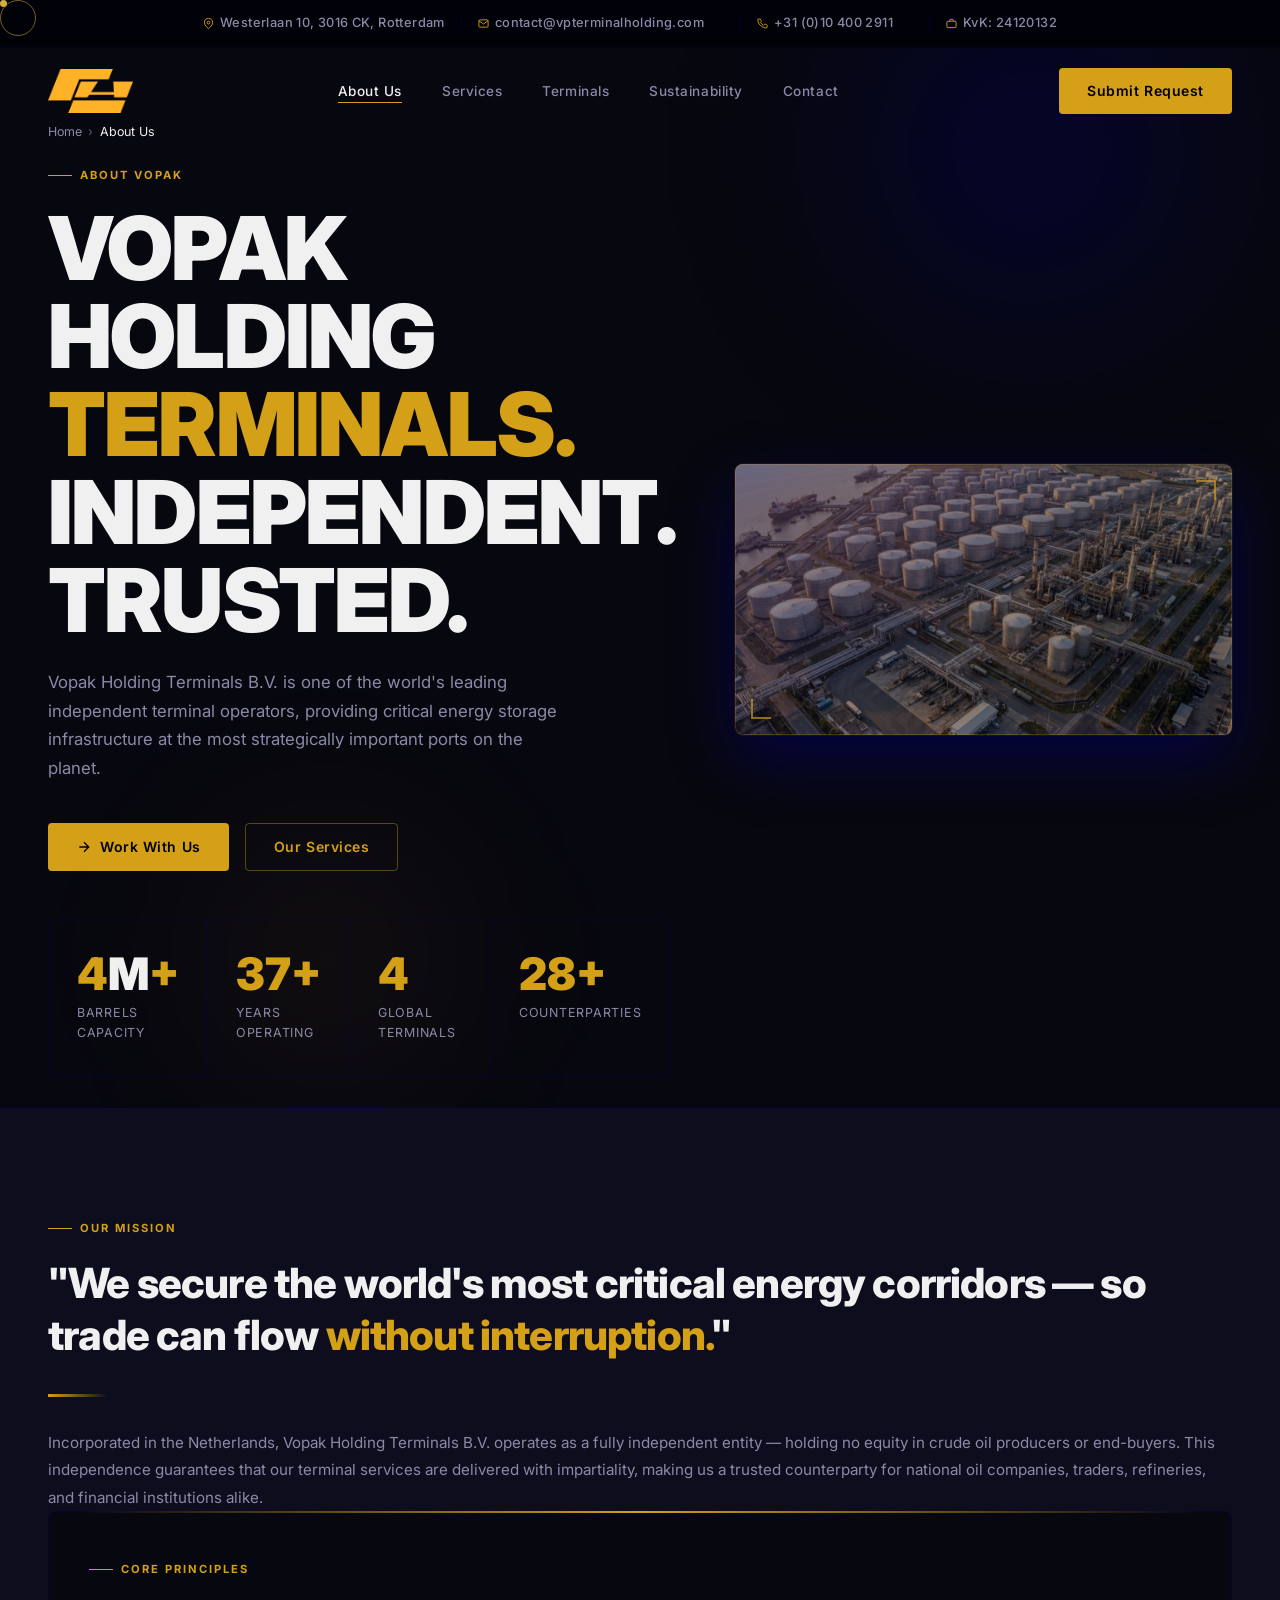
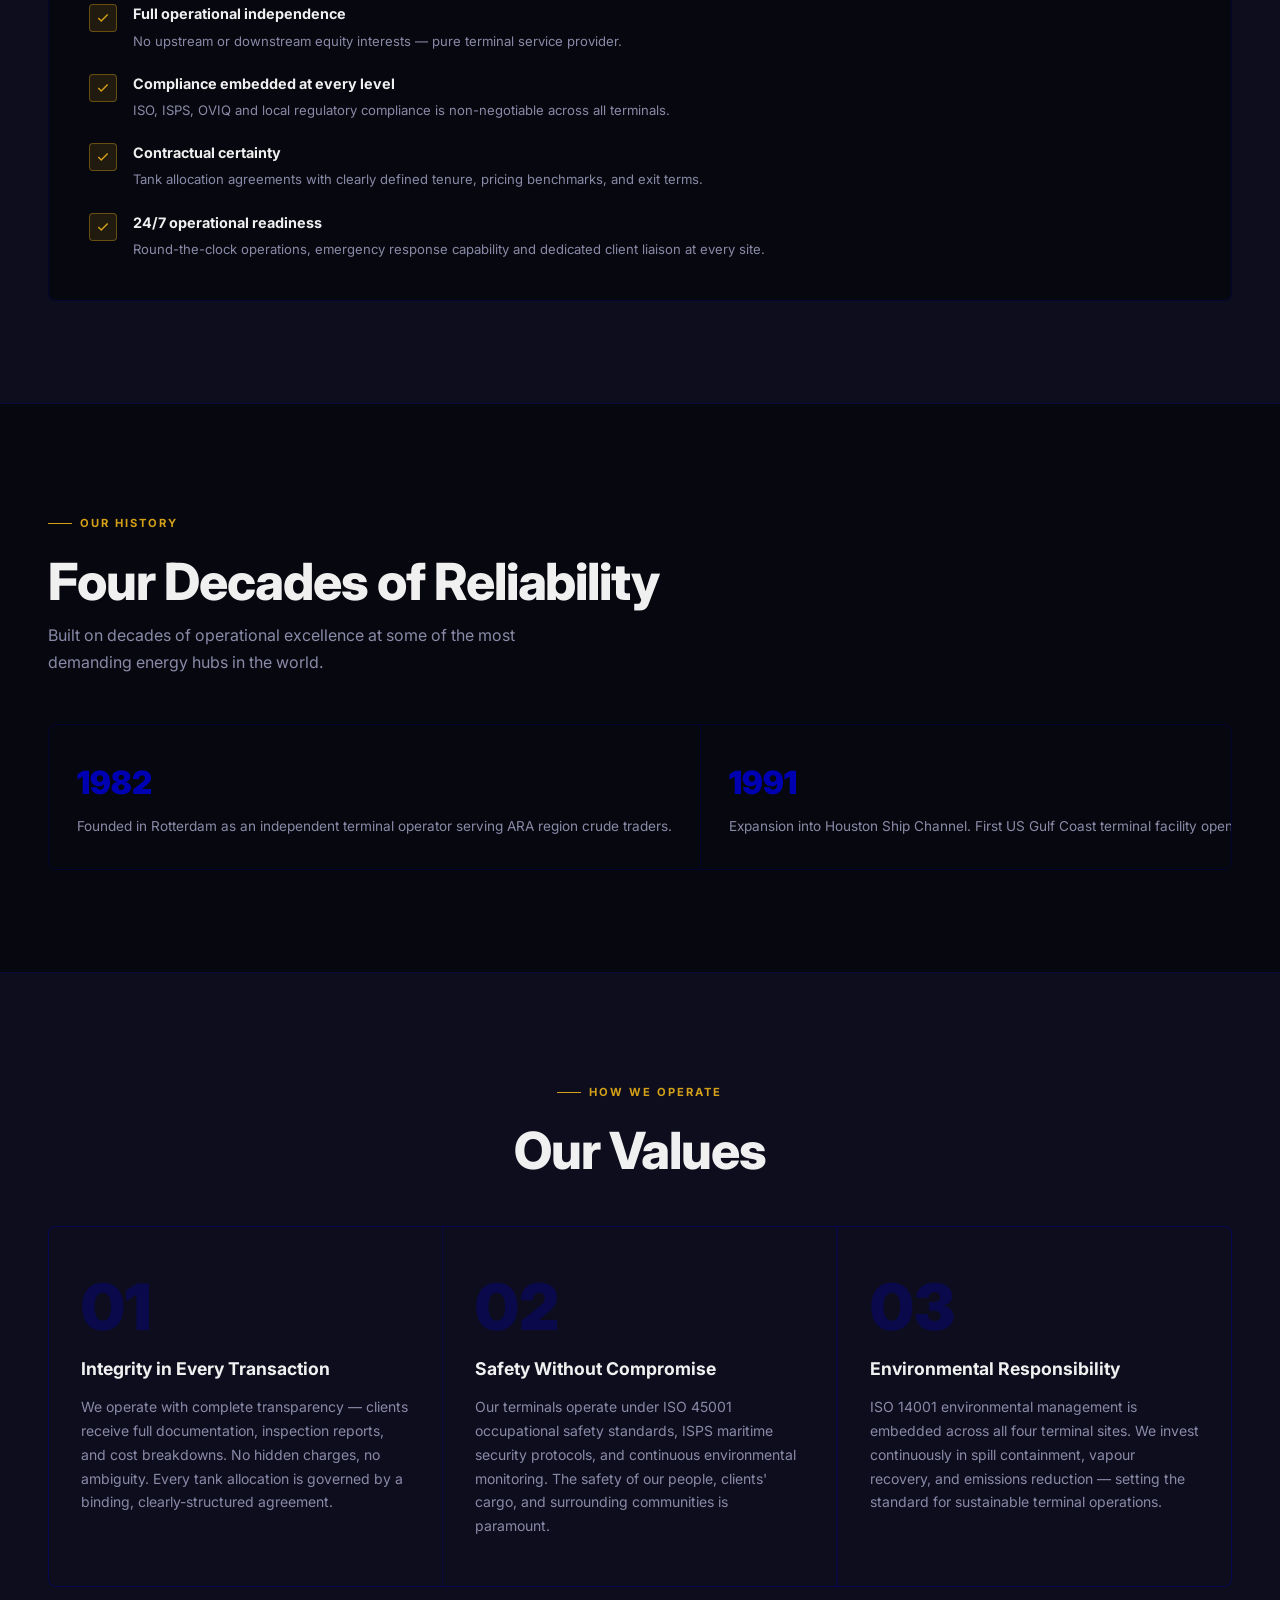
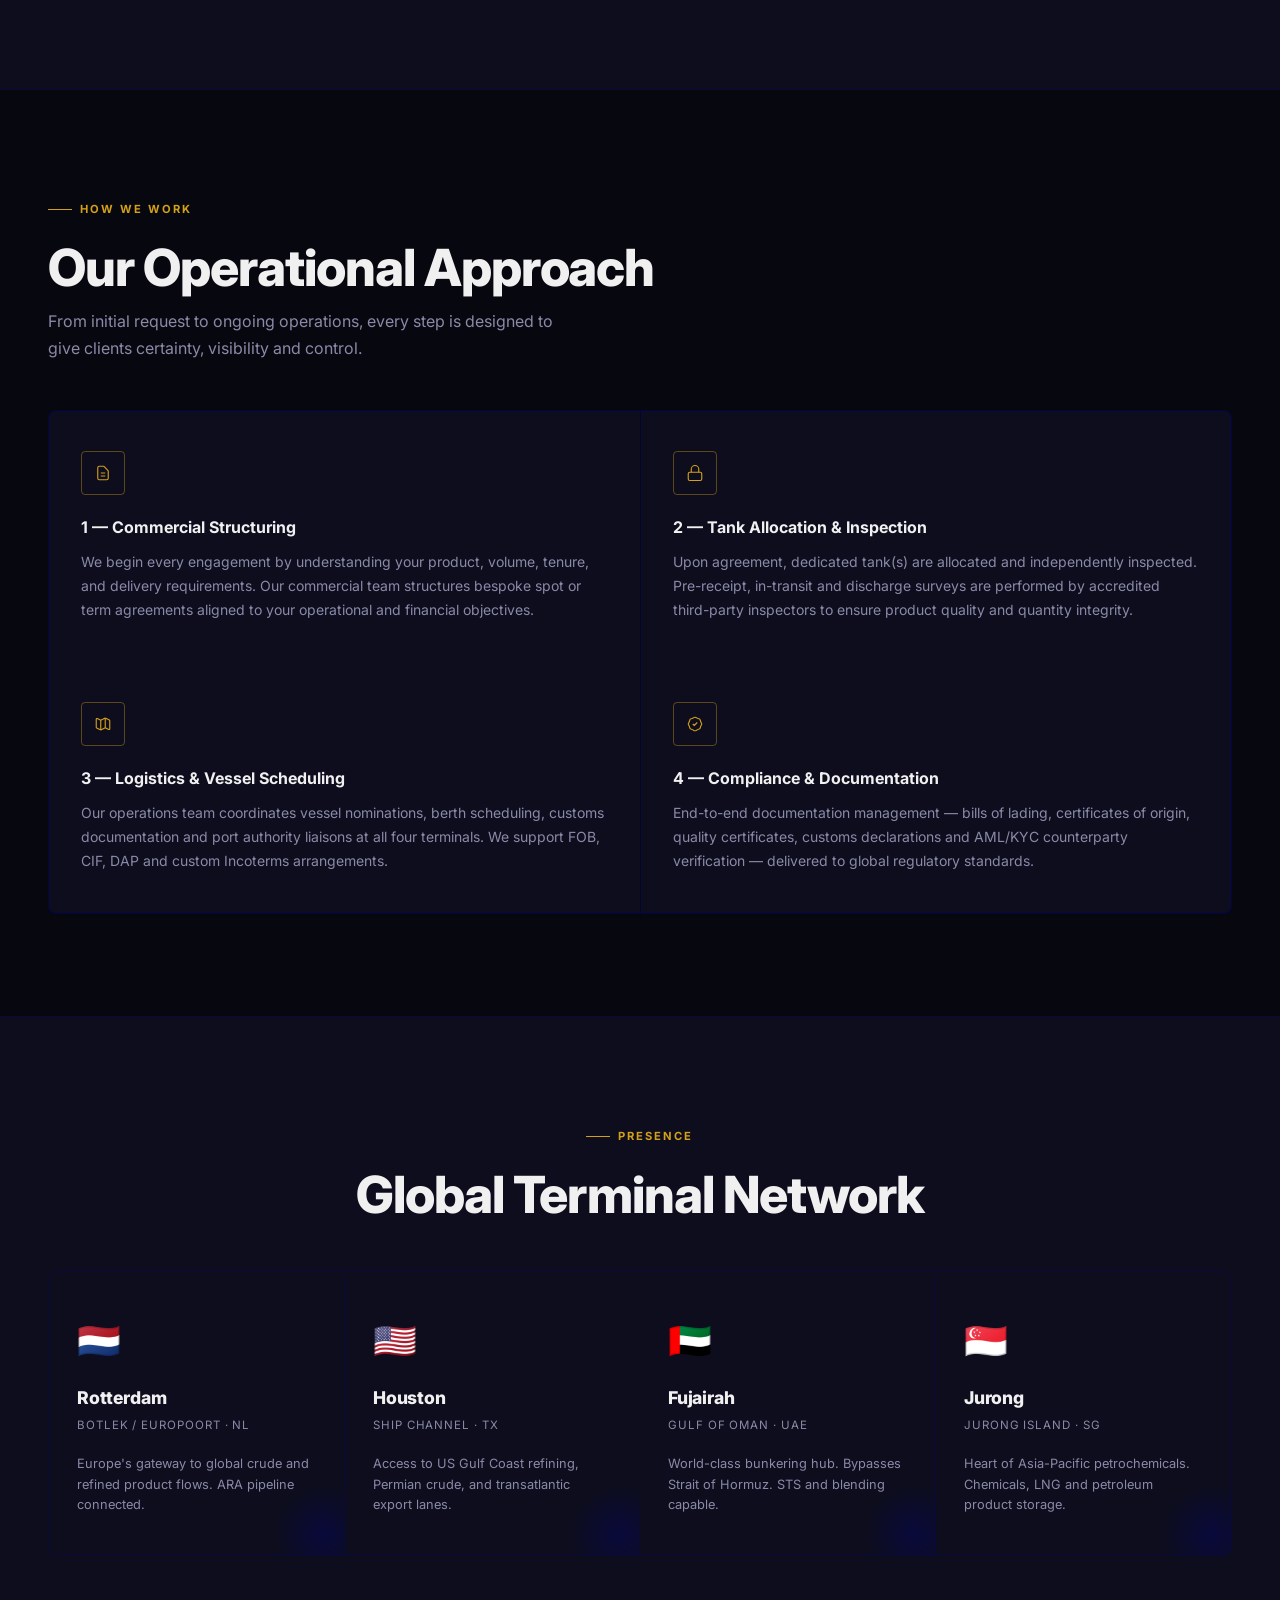
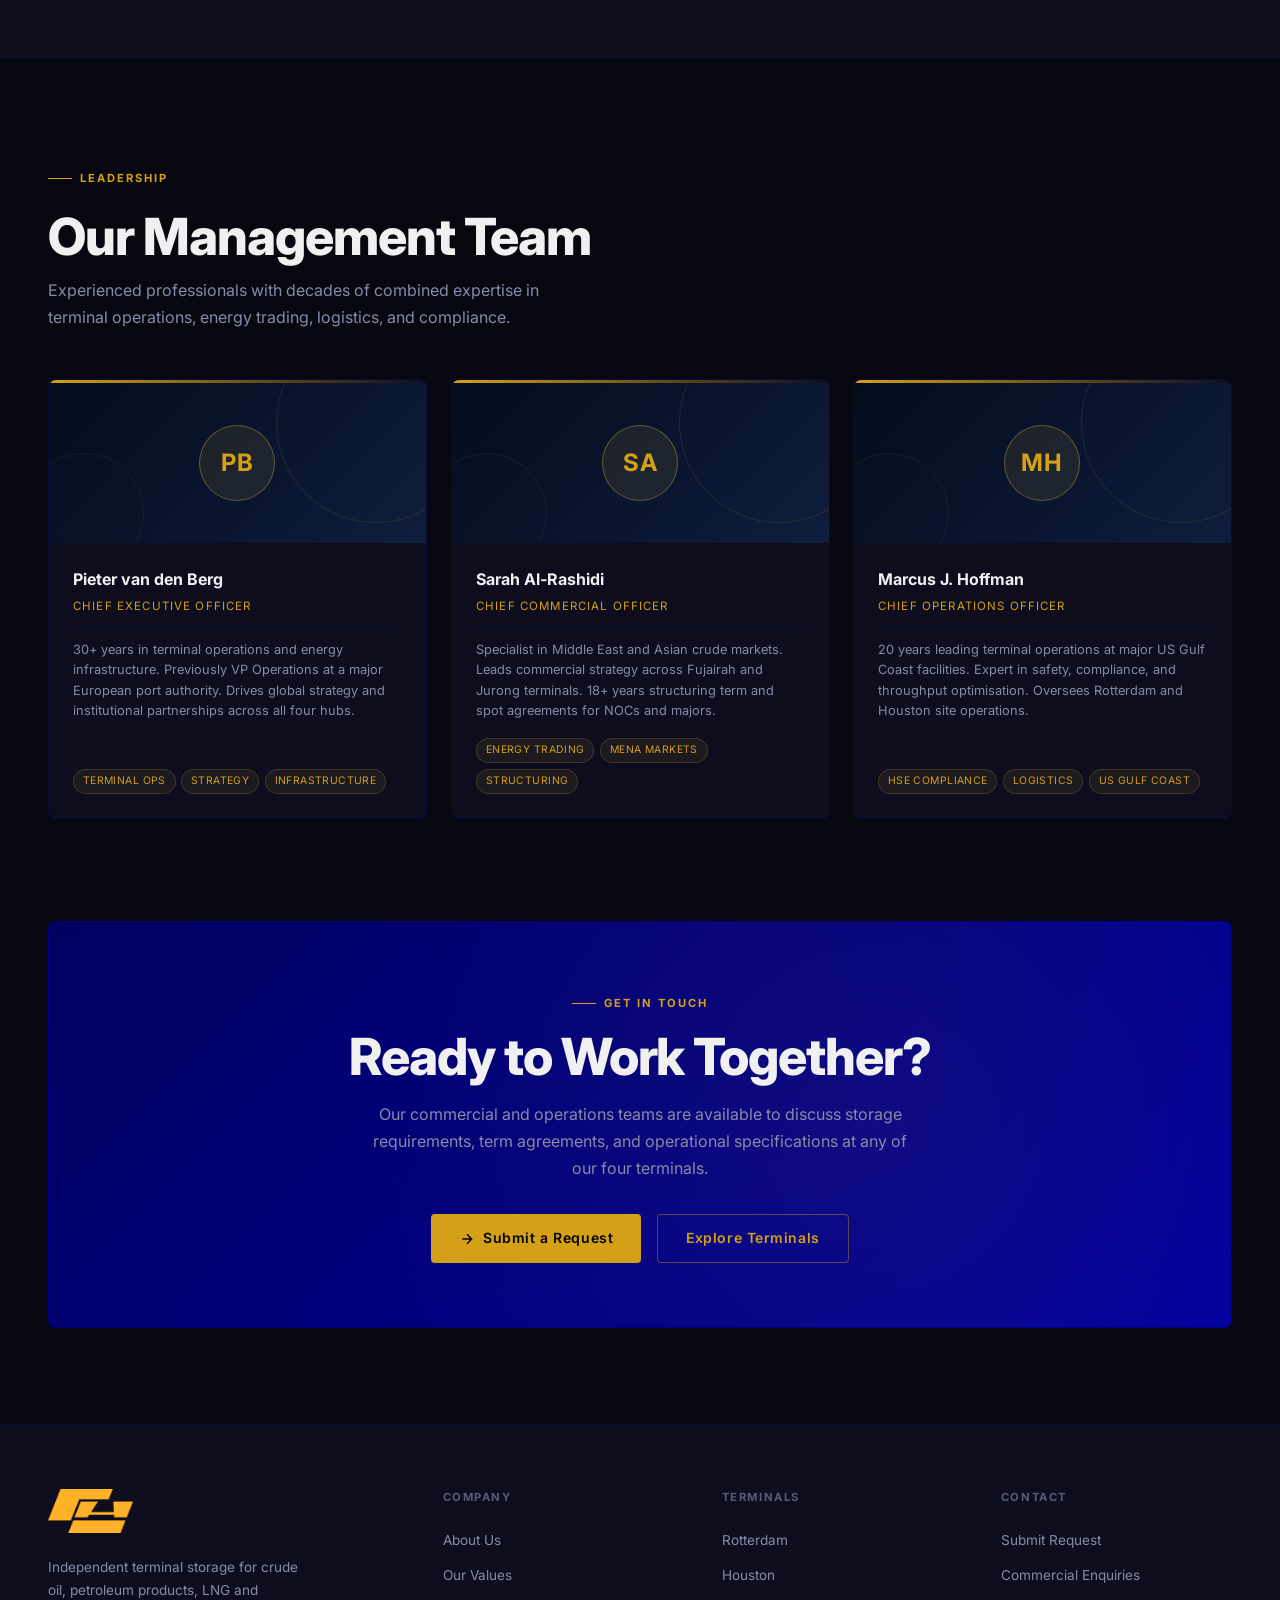
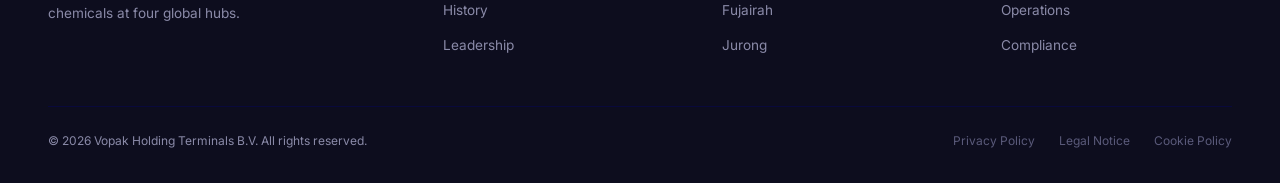
<file: about.html>
<!DOCTYPE html>
<html lang="en">
<head>
  <meta charset="UTF-8">
  <meta name="viewport" content="width=device-width, initial-scale=1.0, viewport-fit=cover">
  <title>About Vopak Holding Terminals B.V. | Independent Terminal Operator</title>
  <meta name="description" content="Learn about Vopak Holding Terminals B.V., an independent petroleum terminal operator with strategic facilities in Rotterdam, Houston, Fujairah and Jurong. ISO 9001 certified.">
  <link rel="preconnect" href="https://fonts.googleapis.com">
  <link rel="preconnect" href="https://fonts.gstatic.com" crossorigin>
  <link href="https://fonts.googleapis.com/css2?family=Inter:wght@300;400;500;600;700;800;900&display=swap" rel="stylesheet">
  <link rel="icon" type="image/png" href="image/vopak-logo.png">
  <link rel="stylesheet" href="css/styles.css">
  <link rel="stylesheet" href="css/animations.css">
  <link rel="stylesheet" href="css/responsive.css">
  <!-- SEO -->
  <meta name="robots" content="index, follow">
  <meta name="author" content="Vopak Holding Terminals B.V.">
  <meta name="keywords" content="petroleum storage operator, tank farm services, marine terminal operations, oil logistics company, energy storage solutions, independent terminal operator, petroleum tank leasing, Rotterdam oil terminal, crude oil storage">
  <meta name="theme-color" content="#07070f">
  <link rel="apple-touch-icon" href="image/vopak-logo.png">
  <link rel="sitemap" type="application/xml" href="/sitemap.xml">
  <link rel="canonical" href="https://www.vpterminalholding.com/about">
  <meta name="geo.region" content="NL-ZH">
  <meta name="geo.placename" content="Rotterdam">
  <meta name="geo.position" content="51.9225;4.4792">
  <meta name="ICBM" content="51.9225, 4.4792">
  <!-- Open Graph -->
  <meta property="og:type" content="website">
  <meta property="og:site_name" content="Vopak Holding Terminals B.V.">
  <meta property="og:locale" content="en_US">
  <meta property="og:url" content="https://www.vpterminalholding.com/about">
  <meta property="og:title" content="About Vopak Holding Terminals B.V. | Independent Terminal Operator">
  <meta property="og:description" content="Learn about Vopak Holding Terminals B.V., an independent petroleum terminal operator with strategic facilities in Rotterdam, Houston, Fujairah and Jurong. ISO 9001 certified.">
  <meta property="og:image" content="https://www.vpterminalholding.com/image/VP-Rotterdam-NL.jpg">
  <meta property="og:image:width" content="1200">
  <meta property="og:image:height" content="630">
  <meta property="og:image:alt" content="Vopak Holding Terminals B.V. — Rotterdam Oil Terminal">
  <!-- Twitter Card -->
  <meta name="twitter:card" content="summary_large_image">
  <meta name="twitter:title" content="About Vopak Holding Terminals B.V. | Independent Terminal Operator">
  <meta name="twitter:description" content="Learn about Vopak Holding Terminals B.V., an independent petroleum terminal operator with strategic facilities in Rotterdam, Houston, Fujairah and Jurong. ISO 9001 certified.">
  <meta name="twitter:image" content="https://www.vpterminalholding.com/image/VP-Rotterdam-NL.jpg">
  <meta name="twitter:image:alt" content="Vopak Holding Terminals B.V. — Rotterdam Oil Terminal">
  <!-- Structured Data -->
  <script type="application/ld+json">
  {
    "@context": "https://schema.org",
    "@graph": [
      {
        "@type": "Organization",
        "@id": "https://www.vpterminalholding.com/#organization",
        "name": "Vopak Holding Terminals B.V.",
        "url": "https://www.vpterminalholding.com",
        "logo": {
          "@type": "ImageObject",
          "url": "https://www.vpterminalholding.com/image/vopak-logo.png"
        },
        "description": "Independent terminal storage operator for crude oil, petroleum products, LNG and chemicals at Rotterdam, Houston, Fujairah and Jurong.",
        "address": {
          "@type": "PostalAddress",
          "streetAddress": "Westerlaan 10",
          "addressLocality": "Rotterdam",
          "postalCode": "3016 CK",
          "addressCountry": "NL"
        },
        "telephone": "+31-10-400-2911",
        "email": "contact@vpterminalholding.com"
      },
      {
        "@type": "AboutPage",
        "@id": "https://www.vpterminalholding.com/about#webpage",
        "url": "https://www.vpterminalholding.com/about",
        "name": "About Vopak | Independent Petroleum Storage & Marine Terminal Operator",
        "description": "Independent petroleum storage operator with 40+ years in marine terminal operations. Crude oil, LNG & energy storage solutions at Rotterdam, Houston, Fujairah & Jurong.",
        "isPartOf": { "@id": "https://www.vpterminalholding.com/#website" },
        "about": { "@id": "https://www.vpterminalholding.com/#organization" },
        "breadcrumb": {
          "@type": "BreadcrumbList",
          "itemListElement": [
            { "@type": "ListItem", "position": 1, "name": "Home", "item": "https://www.vpterminalholding.com/" },
            { "@type": "ListItem", "position": 2, "name": "About Us", "item": "https://www.vpterminalholding.com/about" }
          ]
        }
      }
    ]
  }
  </script>
  <style>
    /* ── About hero layout ── */
    .about-hero-section {
      min-height: 100vh;
      display: flex;
      align-items: center;
      padding-top: 90px;
      position: relative;
      overflow: hidden;
    }
    .about-hero-inner {
      display: grid;
      grid-template-columns: 1fr 1fr;
      gap: 4rem;
      align-items: center;
      position: relative;
      z-index: 2;
      width: 100%;
      padding-top: 2rem;
      padding-bottom: 2rem;
    }
    .about-hero-img-col {
      display: flex;
      align-items: center;
      justify-content: center;
    }
    .about-hero-img-wrap {
      position: relative;
      width: 100%;
      max-width: 500px;
      border-radius: var(--radius-lg);
      overflow: hidden;
      box-shadow: 0 24px 64px rgba(0,0,128,0.45), 0 0 0 1px rgba(212,160,23,0.1);
    }
    .about-hero-img-wrap img {
      width: 100%;
      height: 100%;
      object-fit: cover;
      display: block;
      filter: brightness(0.75) saturate(0.8);
    }
    .about-hero-img-overlay {
      position: absolute;
      inset: 0;
      background: linear-gradient(145deg, rgba(0,0,80,0.45) 0%, rgba(0,0,20,0.15) 60%, rgba(0,0,20,0.4) 100%);
    }
    .about-hero-img-border {
      position: absolute;
      inset: 0;
      border: 1px solid rgba(212,160,23,0.22);
      border-radius: var(--radius-lg);
      pointer-events: none;
    }
    .about-hero-img-corner-tr {
      position: absolute;
      top: 1rem; right: 1rem;
      width: 20px; height: 20px;
      border-top: 2px solid rgba(212,160,23,0.65);
      border-right: 2px solid rgba(212,160,23,0.65);
      pointer-events: none;
    }
    .about-hero-img-corner-bl {
      position: absolute;
      bottom: 1rem; left: 1rem;
      width: 20px; height: 20px;
      border-bottom: 2px solid rgba(212,160,23,0.65);
      border-left: 2px solid rgba(212,160,23,0.65);
      pointer-events: none;
    }

    @media (max-width: 768px) {
      .about-hero-section { padding-top: 80px; min-height: auto; padding-bottom: 3rem; }
      .about-hero-inner {
        grid-template-columns: 1fr;
        gap: 2rem;
        text-align: center;
      }
      .about-hero-inner .section-label { justify-content: center; }
      .about-hero-inner p { text-align: justify; }
      .about-hero-inner > .about-hero-text { order: 2; }
      .about-hero-inner > .about-hero-img-col { order: 1; }
      .about-hero-inner [style*="display:flex"][style*="gap:1rem"] {
        justify-content: center;
      }
      .about-hero-img-wrap { max-width: 100%; }
    }

    /* ── About-page specific styles ── */
    .mission-block {
      padding: clamp(4rem, 8vw, 8rem) 0;
      position: relative;
    }
    .mission-quote {
      font-size: clamp(1.6rem, 3.5vw, 2.6rem);
      font-weight: 800;
      line-height: 1.25;
      letter-spacing: -0.02em;
      color: var(--text);
    }
    .mission-quote em {
      font-style: normal;
      color: var(--gold);
    }
    .divider-line {
      width: 60px;
      height: 3px;
      background: linear-gradient(90deg, var(--gold), transparent);
      margin: 2rem 0;
    }
    .stat-row {
      display: grid;
      grid-template-columns: repeat(4, 1fr);
      gap: 0;
      border: 1px solid var(--border);
      border-radius: var(--radius-lg);
      overflow: hidden;
      margin-top: 3rem;
    }
    .stat-row-item {
      padding: 2rem 1.75rem;
      border-right: 1px solid var(--border);
      position: relative;
    }
    .stat-row-item:last-child { border-right: none; }
    .stat-row-num {
      font-size: clamp(2rem, 3.5vw, 3rem);
      font-weight: 900;
      color: var(--text);
      line-height: 1;
    }
    .stat-row-num span { color: var(--gold); }
    .stat-row-label {
      font-size: 0.78rem;
      color: var(--text-muted);
      letter-spacing: 0.06em;
      text-transform: uppercase;
      margin-top: 0.4rem;
    }

    /* ── Hero worker image overlay ── */
    .about-hero-img {
      position: absolute;
      right: 0; top: 0; bottom: 0;
      width: 45%;
      overflow: hidden;
    }
    .about-hero-img img {
      width: 100%; height: 100%;
      object-fit: cover;
      filter: brightness(0.45) saturate(0.5);
    }
    .about-hero-img::before {
      content: '';
      position: absolute;
      inset: 0;
      background: linear-gradient(90deg, var(--bg) 0%, rgba(7,7,15,0.6) 50%, transparent 100%);
      z-index: 1;
    }

    /* ── Approach grid ── */
    .approach-grid {
      display: grid;
      grid-template-columns: 1fr 1fr;
      gap: 1px;
      background: var(--border);
      border: 1px solid var(--border);
      border-radius: var(--radius-lg);
      overflow: hidden;
    }
    .approach-item {
      background: var(--bg-alt);
      padding: 2.5rem 2rem;
      transition: background var(--transition);
    }
    .approach-item:hover { background: var(--bg-alt2); }
    .approach-icon {
      width: 44px; height: 44px;
      border: 1px solid var(--border-gold);
      border-radius: var(--radius);
      display: flex; align-items: center; justify-content: center;
      color: var(--gold);
      font-size: 1.2rem;
      margin-bottom: 1.25rem;
    }
    .approach-title { font-size: 1rem; font-weight: 700; margin-bottom: 0.6rem; }

    /* ── Regional map teaser ── */
    .region-strip {
      display: grid;
      grid-template-columns: repeat(4, 1fr);
      gap: 0;
      border: 1px solid var(--border);
      border-radius: var(--radius-lg);
      overflow: hidden;
    }
    .region-item {
      padding: 2.5rem 1.75rem;
      border-right: 1px solid var(--border);
      background: var(--bg-alt);
      transition: background var(--transition);
      position: relative;
      overflow: hidden;
    }
    .region-item:last-child { border-right: none; }
    .region-item:hover { background: var(--bg-alt2); }
    .region-flag { font-size: 2.2rem; margin-bottom: 1rem; }
    .region-name { font-size: 1.1rem; font-weight: 800; letter-spacing: -0.01em; }
    .region-sub  { font-size: 0.72rem; color: var(--text-muted); text-transform: uppercase; letter-spacing: 0.08em; margin-top: 0.2rem; }
    .region-glow {
      position: absolute;
      bottom: -30px; right: -30px;
      width: 100px; height: 100px;
      background: radial-gradient(circle, rgba(0,0,128,0.3) 0%, transparent 70%);
      border-radius: 50%;
    }

    @media (max-width: 1024px) {
      .about-hero-img { display: none; }
      .stat-row { grid-template-columns: repeat(2, 1fr); }
      .stat-row-item:nth-child(2) { border-right: none; }
      .stat-row-item:nth-child(3) { border-top: 1px solid var(--border); }
      .stat-row-item:nth-child(4) { border-top: 1px solid var(--border); }
    }
    @media (max-width: 768px) {
      .approach-grid { grid-template-columns: 1fr; }
      .region-strip { grid-template-columns: repeat(2, 1fr); }
      .region-item:nth-child(2) { border-right: none; }
      .region-item:nth-child(3) { border-top: 1px solid var(--border); }
      .region-item:nth-child(4) { border-top: 1px solid var(--border); border-right: none; }
    }
    @media (max-width: 480px) {
      .region-strip { grid-template-columns: 1fr; }
      .region-item { border-right: none; border-bottom: 1px solid var(--border); }
      .region-item:last-child { border-bottom: none; }
      .stat-row { grid-template-columns: 1fr; }
      .stat-row-item { border-right: none; border-bottom: 1px solid var(--border); }
      .stat-row-item:last-child { border-bottom: none; }
    }
  </style>
</head>
<body>

<!-- ══════════ TOP BAR ══════════ -->
<div class="topbar" role="complementary" aria-label="Company contact information">
  <div class="container">
    <div class="topbar-inner">
      <span class="topbar-item">
        <svg width="11" height="11" viewBox="0 0 24 24" fill="none" stroke="currentColor" stroke-width="2"><path d="M21 10c0 7-9 13-9 13s-9-6-9-13a9 9 0 0 1 18 0z"/><circle cx="12" cy="10" r="3"/></svg>
        Westerlaan 10, 3016 CK, Rotterdam
      </span>
      <div class="topbar-sep"></div>
      <span class="topbar-item">
        <svg width="11" height="11" viewBox="0 0 24 24" fill="none" stroke="currentColor" stroke-width="2"><path d="M4 4h16c1.1 0 2 .9 2 2v12c0 1.1-.9 2-2 2H4c-1.1 0-2-.9-2-2V6c0-1.1.9-2 2-2z"/><polyline points="22,6 12,13 2,6"/></svg>
        <a href="mailto:contact@vpterminalholding.com">contact@vpterminalholding.com</a>
      </span>
      <div class="topbar-sep"></div>
      <span class="topbar-item">
        <svg width="11" height="11" viewBox="0 0 24 24" fill="none" stroke="currentColor" stroke-width="2"><path d="M22 16.92v3a2 2 0 0 1-2.18 2 19.79 19.79 0 0 1-8.63-3.07A19.5 19.5 0 0 1 4.69 13a19.79 19.79 0 0 1-3.07-8.67A2 2 0 0 1 3.6 2.18h3a2 2 0 0 1 2 1.72 12.84 12.84 0 0 0 .7 2.81 2 2 0 0 1-.45 2.11L7.91 9.91a16 16 0 0 0 6 6l1.91-1.91a2 2 0 0 1 2.11-.45 12.84 12.84 0 0 0 2.81.7A2 2 0 0 1 22 16.92z"/></svg>
        +31 (0)10 400 2911
      </span>
      <div class="topbar-sep"></div>
      <span class="topbar-item">
        <svg width="11" height="11" viewBox="0 0 24 24" fill="none" stroke="currentColor" stroke-width="2"><rect x="2" y="7" width="20" height="14" rx="2"/><path d="M16 7V5a2 2 0 0 0-2-2h-4a2 2 0 0 0-2 2v2"/></svg>
        KvK: 24120132
      </span>
    </div>
  </div>
</div>

<!-- ══════════ NAVIGATION ══════════ -->
<nav class="nav" role="navigation" aria-label="Main navigation">
  <div class="container">
    <div class="nav-inner">
      <a href="index.html" class="nav-logo" aria-label="Vopak Holding Terminals home">
        <img src="image/vopak-logo.png" alt="Vopak Holding Terminals B.V." style="height:44px;width:auto;display:block;">
      </a>
      <ul class="nav-links" role="list">
        <li><a href="about.html" class="active">About Us</a></li>
        <li><a href="services.html">Services</a></li>
        <li><a href="terminals.html">Terminals</a></li>
        <li><a href="sustainability.html">Sustainability</a></li>
        <li><a href="contact.html">Contact</a></li>
      </ul>
      <a href="contact.html" class="btn btn-primary nav-cta">Submit Request</a>
      <button class="nav-hamburger" aria-label="Toggle mobile menu" aria-expanded="false">
        <span></span><span></span><span></span>
      </button>
    </div>
  </div>
</nav>
<div class="nav-mobile" role="dialog" aria-label="Mobile navigation">
  <a href="about.html">About Us</a>
  <a href="services.html">Services</a>
  <a href="terminals.html">Terminals</a>
  <a href="sustainability.html">Sustainability</a>
  <a href="contact.html">Contact</a>
  <a href="contact.html" class="btn btn-primary">Submit Request</a>
</div>

<!-- ══════════ HERO ══════════ -->
<section class="about-hero-section" aria-labelledby="about-hero-heading">
  <div class="hero-orb hero-orb-1" aria-hidden="true"></div>
  <div class="hero-orb hero-orb-2" aria-hidden="true"></div>

  <div class="container about-hero-inner">

    <!-- Text column -->
    <div class="about-hero-text">
      <nav aria-label="Breadcrumb" class="fade-up" style="margin-bottom:1rem;">
        <ol style="display:flex;align-items:center;gap:0.4rem;list-style:none;padding:0;margin:0;font-size:0.78rem;color:var(--text-dim);">
          <li><a href="index.html" style="color:var(--text-muted);text-decoration:none;">Home</a></li>
          <li aria-hidden="true">›</li>
          <li style="color:var(--text);">About Us</li>
        </ol>
      </nav>
      <div class="section-label fade-up">About Vopak</div>
      <h1 id="about-hero-heading" class="fade-up" style="text-transform:uppercase; margin-bottom:1.5rem; font-size:clamp(3rem,7vw,5.5rem);">
        Vopak Holding<br>
        <span class="text-gold">Terminals.</span><br>
        Independent. Trusted.
      </h1>
      <p class="fade-up" style="font-size:1.05rem; max-width:520px; margin-bottom:2.5rem;">
        Vopak Holding Terminals B.V. is one of the world's leading independent terminal operators, providing critical energy storage infrastructure at the most strategically important ports on the planet.
      </p>
      <div class="fade-up" style="display:flex; gap:1rem; flex-wrap:wrap;">
        <a href="contact.html" class="btn btn-primary">
          <svg width="16" height="16" viewBox="0 0 24 24" fill="none" stroke="currentColor" stroke-width="2"><path d="M5 12h14M12 5l7 7-7 7"/></svg>
          Work With Us
        </a>
        <a href="services.html" class="btn btn-outline">Our Services</a>
      </div>

      <!-- Quick stats row -->
      <div class="stat-row fade-up">
        <div class="stat-row-item">
          <div class="stat-row-num"><span data-count="4">4</span>M<span>+</span></div>
          <div class="stat-row-label">Barrels capacity</div>
        </div>
        <div class="stat-row-item">
          <div class="stat-row-num"><span data-count="40">40</span><span>+</span></div>
          <div class="stat-row-label">Years operating</div>
        </div>
        <div class="stat-row-item">
          <div class="stat-row-num"><span data-count="4">4</span></div>
          <div class="stat-row-label">Global terminals</div>
        </div>
        <div class="stat-row-item">
          <div class="stat-row-num"><span data-count="30">30</span><span>+</span></div>
          <div class="stat-row-label">Counterparties</div>
        </div>
      </div>
    </div>

    <!-- Image column -->
    <div class="about-hero-img-col fade-up">
      <div class="about-hero-img-wrap">
        <img src="image/about-us-image.jpg" alt="Vopak Holding Terminals — independent petroleum storage and marine terminal operations" width="500" height="273" loading="lazy" decoding="async">
        <div class="about-hero-img-overlay"></div>
        <div class="about-hero-img-border"></div>
        <div class="about-hero-img-corner-tr"></div>
        <div class="about-hero-img-corner-bl"></div>
      </div>
    </div>

  </div>
</section>

<!-- ══════════ MISSION ══════════ -->
<section class="mission-block" style="background:var(--bg-alt); border-top:1px solid var(--border); border-bottom:1px solid var(--border);" aria-labelledby="mission-heading">
  <div class="container">
    <div class="mission-grid">
      <div>
        <div class="section-label fade-up">Our Mission</div>
        <blockquote class="mission-quote fade-up">
          "We secure the world's most critical energy corridors — so trade can flow <em>without interruption.</em>"
        </blockquote>
        <div class="divider-line fade-up"></div>
        <p class="fade-up" style="font-size:.95rem; line-height:1.8;">
          Incorporated in the Netherlands, Vopak Holding Terminals B.V. operates as a fully independent entity — holding no equity in crude oil producers or end-buyers. This independence guarantees that our terminal services are delivered with impartiality, making us a trusted counterparty for national oil companies, traders, refineries, and financial institutions alike.
        </p>
      </div>
      <div class="fade-up">
        <div style="background:var(--bg); border:1px solid var(--border); border-radius:var(--radius-lg); padding:2.5rem; position:relative;">
          <div style="position:absolute; top:-1px; left:2rem; right:2rem; height:2px; background:linear-gradient(90deg, transparent, var(--gold), transparent);"></div>
          <div class="section-label" style="margin-bottom:1.5rem;">Core Principles</div>
          <div style="display:flex; flex-direction:column; gap:1.25rem;">
            <div style="display:flex; gap:1rem; align-items:flex-start;">
              <div style="width:28px; height:28px; background:var(--gold-pale); border:1px solid var(--border-gold); border-radius:var(--radius); display:flex; align-items:center; justify-content:center; flex-shrink:0; margin-top:2px;">
                <svg width="14" height="14" viewBox="0 0 24 24" fill="none" stroke="var(--gold)" stroke-width="2.5"><polyline points="20 6 9 17 4 12"/></svg>
              </div>
              <div>
                <div style="font-size:.9rem; font-weight:700; margin-bottom:.25rem;">Full operational independence</div>
                <p style="font-size:.82rem;">No upstream or downstream equity interests — pure terminal service provider.</p>
              </div>
            </div>
            <div style="display:flex; gap:1rem; align-items:flex-start;">
              <div style="width:28px; height:28px; background:var(--gold-pale); border:1px solid var(--border-gold); border-radius:var(--radius); display:flex; align-items:center; justify-content:center; flex-shrink:0; margin-top:2px;">
                <svg width="14" height="14" viewBox="0 0 24 24" fill="none" stroke="var(--gold)" stroke-width="2.5"><polyline points="20 6 9 17 4 12"/></svg>
              </div>
              <div>
                <div style="font-size:.9rem; font-weight:700; margin-bottom:.25rem;">Compliance embedded at every level</div>
                <p style="font-size:.82rem;">ISO, ISPS, OVIQ and local regulatory compliance is non-negotiable across all terminals.</p>
              </div>
            </div>
            <div style="display:flex; gap:1rem; align-items:flex-start;">
              <div style="width:28px; height:28px; background:var(--gold-pale); border:1px solid var(--border-gold); border-radius:var(--radius); display:flex; align-items:center; justify-content:center; flex-shrink:0; margin-top:2px;">
                <svg width="14" height="14" viewBox="0 0 24 24" fill="none" stroke="var(--gold)" stroke-width="2.5"><polyline points="20 6 9 17 4 12"/></svg>
              </div>
              <div>
                <div style="font-size:.9rem; font-weight:700; margin-bottom:.25rem;">Contractual certainty</div>
                <p style="font-size:.82rem;">Tank allocation agreements with clearly defined tenure, pricing benchmarks, and exit terms.</p>
              </div>
            </div>
            <div style="display:flex; gap:1rem; align-items:flex-start;">
              <div style="width:28px; height:28px; background:var(--gold-pale); border:1px solid var(--border-gold); border-radius:var(--radius); display:flex; align-items:center; justify-content:center; flex-shrink:0; margin-top:2px;">
                <svg width="14" height="14" viewBox="0 0 24 24" fill="none" stroke="var(--gold)" stroke-width="2.5"><polyline points="20 6 9 17 4 12"/></svg>
              </div>
              <div>
                <div style="font-size:.9rem; font-weight:700; margin-bottom:.25rem;">24/7 operational readiness</div>
                <p style="font-size:.82rem;">Round-the-clock operations, emergency response capability and dedicated client liaison at every site.</p>
              </div>
            </div>
          </div>
        </div>
      </div>
    </div>
  </div>
</section>

<!-- ══════════ TIMELINE ══════════ -->
<section class="section" id="timeline" aria-labelledby="timeline-heading">
  <div class="container">
    <div style="margin-bottom:3rem;">
      <div class="section-label fade-up">Our History</div>
      <h2 id="timeline-heading" class="fade-up">Four Decades of Reliability</h2>
      <p class="fade-up" style="max-width:520px; margin-top:.75rem;">Built on decades of operational excellence at some of the most demanding energy hubs in the world.</p>
    </div>
    <div class="timeline fade-up" role="list">
      <div class="timeline-item" role="listitem">
        <div class="timeline-year">1982</div>
        <div class="timeline-event">Founded in Rotterdam as an independent terminal operator serving ARA region crude traders.</div>
      </div>
      <div class="timeline-item" role="listitem">
        <div class="timeline-year">1991</div>
        <div class="timeline-event">Expansion into Houston Ship Channel. First US Gulf Coast terminal facility opened.</div>
      </div>
      <div class="timeline-item" role="listitem">
        <div class="timeline-year">1998</div>
        <div class="timeline-event">ISO 9001 certification achieved across all terminal facilities. International expansion phase begins.</div>
      </div>
      <div class="timeline-item" role="listitem">
        <div class="timeline-year">2004</div>
        <div class="timeline-event">Fujairah terminal inaugurated. First Middle East facility positioned outside Strait of Hormuz.</div>
      </div>
      <div class="timeline-item" role="listitem">
        <div class="timeline-year">2009</div>
        <div class="timeline-event">Singapore Jurong Island terminal opens. Asia-Pacific coverage now complete.</div>
      </div>
      <div class="timeline-item" role="listitem">
        <div class="timeline-year">2015</div>
        <div class="timeline-event">LNG storage capability added at Rotterdam and Jurong. OVIQ certification achieved at Fujairah.</div>
      </div>
      <div class="timeline-item" role="listitem">
        <div class="timeline-year">2019</div>
        <div class="timeline-event">ISO 45001 (Occupational Health &amp; Safety) achieved globally. STS operations launched at Fujairah.</div>
      </div>
      <div class="timeline-item" role="listitem">
        <div class="timeline-year">2024</div>
        <div class="timeline-event">Combined capacity exceeds 4M barrels. 30+ active counterparties across 4 continents.</div>
      </div>
    </div>
  </div>
</section>

<!-- ══════════ VALUES ══════════ -->
<section class="section" id="values" style="background:var(--bg-alt); border-top:1px solid var(--border); border-bottom:1px solid var(--border);" aria-labelledby="values-heading">
  <div class="container">
    <div style="text-align:center; margin-bottom:3rem;">
      <div class="section-label fade-up" style="justify-content:center;">How We Operate</div>
      <h2 id="values-heading" class="fade-up">Our Values</h2>
    </div>
    <div class="values-grid">
      <div class="value-card fade-up">
        <div class="value-number">01</div>
        <div class="value-title">Integrity in Every Transaction</div>
        <p style="font-size:.875rem;">We operate with complete transparency — clients receive full documentation, inspection reports, and cost breakdowns. No hidden charges, no ambiguity. Every tank allocation is governed by a binding, clearly-structured agreement.</p>
      </div>
      <div class="value-card fade-up">
        <div class="value-number">02</div>
        <div class="value-title">Safety Without Compromise</div>
        <p style="font-size:.875rem;">Our terminals operate under ISO 45001 occupational safety standards, ISPS maritime security protocols, and continuous environmental monitoring. The safety of our people, clients' cargo, and surrounding communities is paramount.</p>
      </div>
      <div class="value-card fade-up">
        <div class="value-number">03</div>
        <div class="value-title">Environmental Responsibility</div>
        <p style="font-size:.875rem;">ISO 14001 environmental management is embedded across all four terminal sites. We invest continuously in spill containment, vapour recovery, and emissions reduction — setting the standard for sustainable terminal operations.</p>
      </div>
    </div>
  </div>
</section>

<!-- ══════════ APPROACH ══════════ -->
<section class="section" aria-labelledby="approach-heading">
  <div class="container">
    <div style="margin-bottom:3rem;">
      <div class="section-label fade-up">How We Work</div>
      <h2 id="approach-heading" class="fade-up">Our Operational Approach</h2>
      <p class="fade-up" style="max-width:520px; margin-top:.75rem;">From initial request to ongoing operations, every step is designed to give clients certainty, visibility and control.</p>
    </div>
    <div class="approach-grid">
      <div class="approach-item fade-up">
        <div class="approach-icon" aria-hidden="true">
          <svg width="18" height="18" viewBox="0 0 24 24" fill="none" stroke="currentColor" stroke-width="1.5"><path d="M9 12h6m-6 4h6m2 5H7a2 2 0 01-2-2V5a2 2 0 012-2h5.586a1 1 0 01.707.293l5.414 5.414a1 1 0 01.293.707V19a2 2 0 01-2 2z"/></svg>
        </div>
        <div class="approach-title">1 — Commercial Structuring</div>
        <p style="font-size:.875rem;">We begin every engagement by understanding your product, volume, tenure, and delivery requirements. Our commercial team structures bespoke spot or term agreements aligned to your operational and financial objectives.</p>
      </div>
      <div class="approach-item fade-up">
        <div class="approach-icon" aria-hidden="true">
          <svg width="18" height="18" viewBox="0 0 24 24" fill="none" stroke="currentColor" stroke-width="1.5"><rect x="3" y="11" width="18" height="11" rx="2"/><path d="M7 11V7a5 5 0 0 1 10 0v4"/></svg>
        </div>
        <div class="approach-title">2 — Tank Allocation &amp; Inspection</div>
        <p style="font-size:.875rem;">Upon agreement, dedicated tank(s) are allocated and independently inspected. Pre-receipt, in-transit and discharge surveys are performed by accredited third-party inspectors to ensure product quality and quantity integrity.</p>
      </div>
      <div class="approach-item fade-up">
        <div class="approach-icon" aria-hidden="true">
          <svg width="18" height="18" viewBox="0 0 24 24" fill="none" stroke="currentColor" stroke-width="1.5"><path d="M9 20l-5.447-2.724A1 1 0 013 16.382V5.618a1 1 0 011.447-.894L9 7m0 13l6-3m-6 3V7m6 10l4.553 2.276A1 1 0 0021 18.382V7.618a1 1 0 00-.553-.894L15 4m0 13V4m0 0L9 7"/></svg>
        </div>
        <div class="approach-title">3 — Logistics &amp; Vessel Scheduling</div>
        <p style="font-size:.875rem;">Our operations team coordinates vessel nominations, berth scheduling, customs documentation and port authority liaisons at all four terminals. We support FOB, CIF, DAP and custom Incoterms arrangements.</p>
      </div>
      <div class="approach-item fade-up">
        <div class="approach-icon" aria-hidden="true">
          <svg width="18" height="18" viewBox="0 0 24 24" fill="none" stroke="currentColor" stroke-width="1.5"><path d="M9 12l2 2 4-4M7.835 4.697a3.42 3.42 0 001.946-.806 3.42 3.42 0 014.438 0 3.42 3.42 0 001.946.806 3.42 3.42 0 013.138 3.138 3.42 3.42 0 00.806 1.946 3.42 3.42 0 010 4.438 3.42 3.42 0 00-.806 1.946 3.42 3.42 0 01-3.138 3.138 3.42 3.42 0 00-1.946.806 3.42 3.42 0 01-4.438 0 3.42 3.42 0 00-1.946-.806 3.42 3.42 0 01-3.138-3.138 3.42 3.42 0 00-.806-1.946 3.42 3.42 0 010-4.438 3.42 3.42 0 00.806-1.946 3.42 3.42 0 013.138-3.138z"/></svg>
        </div>
        <div class="approach-title">4 — Compliance &amp; Documentation</div>
        <p style="font-size:.875rem;">End-to-end documentation management — bills of lading, certificates of origin, quality certificates, customs declarations and AML/KYC counterparty verification — delivered to global regulatory standards.</p>
      </div>
    </div>
  </div>
</section>

<!-- ══════════ GLOBAL PRESENCE ══════════ -->
<section class="section" style="background:var(--bg-alt); border-top:1px solid var(--border); border-bottom:1px solid var(--border);" aria-labelledby="presence-heading">
  <div class="container">
    <div style="text-align:center; margin-bottom:3rem;">
      <div class="section-label fade-up" style="justify-content:center;">Presence</div>
      <h2 id="presence-heading" class="fade-up">Global Terminal Network</h2>
    </div>
    <div class="region-strip fade-up">
      <div class="region-item">
        <div class="region-glow" aria-hidden="true"></div>
        <div class="region-flag">🇳🇱</div>
        <div class="region-name">Rotterdam</div>
        <div class="region-sub">Botlek / Europoort · NL</div>
        <div style="margin-top:1.25rem; font-size:.8rem; color:var(--text-muted); line-height:1.6;">Europe's gateway to global crude and refined product flows. ARA pipeline connected.</div>
      </div>
      <div class="region-item">
        <div class="region-glow" aria-hidden="true"></div>
        <div class="region-flag">🇺🇸</div>
        <div class="region-name">Houston</div>
        <div class="region-sub">Ship Channel · TX</div>
        <div style="margin-top:1.25rem; font-size:.8rem; color:var(--text-muted); line-height:1.6;">Access to US Gulf Coast refining, Permian crude, and transatlantic export lanes.</div>
      </div>
      <div class="region-item">
        <div class="region-glow" aria-hidden="true"></div>
        <div class="region-flag">🇦🇪</div>
        <div class="region-name">Fujairah</div>
        <div class="region-sub">Gulf of Oman · UAE</div>
        <div style="margin-top:1.25rem; font-size:.8rem; color:var(--text-muted); line-height:1.6;">World-class bunkering hub. Bypasses Strait of Hormuz. STS and blending capable.</div>
      </div>
      <div class="region-item">
        <div class="region-glow" aria-hidden="true"></div>
        <div class="region-flag">🇸🇬</div>
        <div class="region-name">Jurong</div>
        <div class="region-sub">Jurong Island · SG</div>
        <div style="margin-top:1.25rem; font-size:.8rem; color:var(--text-muted); line-height:1.6;">Heart of Asia-Pacific petrochemicals. Chemicals, LNG and petroleum product storage.</div>
      </div>
    </div>
  </div>
</section>

<!-- ══════════ LEADERSHIP ══════════ -->
<section class="section" id="team" aria-labelledby="team-heading">
  <div class="container">
    <div style="margin-bottom:3rem;">
      <div class="section-label fade-up">Leadership</div>
      <h2 id="team-heading" class="fade-up">Our Management Team</h2>
      <p class="fade-up" style="max-width:520px; margin-top:.75rem;">Experienced professionals with decades of combined expertise in terminal operations, energy trading, logistics, and compliance.</p>
    </div>
    <div class="team-grid">

      <!-- CEO -->
      <div class="team-card fade-up">
        <div class="team-photo">
          <div class="team-monogram">PB</div>
        </div>
        <div class="team-info">
          <div class="team-name">Pieter van den Berg</div>
          <div class="team-role">Chief Executive Officer</div>
          <p class="team-bio">30+ years in terminal operations and energy infrastructure. Previously VP Operations at a major European port authority. Drives global strategy and institutional partnerships across all four hubs.</p>
          <div class="team-expertise">
            <span class="team-tag">Terminal Ops</span>
            <span class="team-tag">Strategy</span>
            <span class="team-tag">Infrastructure</span>
          </div>
        </div>
      </div>

      <!-- CCO -->
      <div class="team-card fade-up">
        <div class="team-photo">
          <div class="team-monogram">SA</div>
        </div>
        <div class="team-info">
          <div class="team-name">Sarah Al-Rashidi</div>
          <div class="team-role">Chief Commercial Officer</div>
          <p class="team-bio">Specialist in Middle East and Asian crude markets. Leads commercial strategy across Fujairah and Jurong terminals. 18+ years structuring term and spot agreements for NOCs and majors.</p>
          <div class="team-expertise">
            <span class="team-tag">Energy Trading</span>
            <span class="team-tag">MENA Markets</span>
            <span class="team-tag">Structuring</span>
          </div>
        </div>
      </div>

      <!-- COO -->
      <div class="team-card fade-up">
        <div class="team-photo">
          <div class="team-monogram">MH</div>
        </div>
        <div class="team-info">
          <div class="team-name">Marcus J. Hoffman</div>
          <div class="team-role">Chief Operations Officer</div>
          <p class="team-bio">20 years leading terminal operations at major US Gulf Coast facilities. Expert in safety, compliance, and throughput optimisation. Oversees Rotterdam and Houston site operations.</p>
          <div class="team-expertise">
            <span class="team-tag">HSE Compliance</span>
            <span class="team-tag">Logistics</span>
            <span class="team-tag">US Gulf Coast</span>
          </div>
        </div>
      </div>

    </div>
  </div>
</section>

<!-- ══════════ CTA ══════════ -->
<section style="padding-bottom:6rem;">
  <div class="container">
    <div class="cta-banner fade-up">
      <div class="section-label" style="justify-content:center; margin-bottom:1rem;">Get In Touch</div>
      <h2>Ready to Work Together?</h2>
      <p>Our commercial and operations teams are available to discuss storage requirements, term agreements, and operational specifications at any of our four terminals.</p>
      <div style="display:flex; gap:1rem; justify-content:center; flex-wrap:wrap;">
        <a href="contact.html" class="btn btn-primary">
          <svg width="16" height="16" viewBox="0 0 24 24" fill="none" stroke="currentColor" stroke-width="2"><path d="M5 12h14M12 5l7 7-7 7"/></svg>
          Submit a Request
        </a>
        <a href="services.html" class="btn btn-outline">Explore Terminals</a>
      </div>
    </div>
  </div>
</section>

<!-- ══════════ FOOTER ══════════ -->
<footer class="footer">
  <div class="container">
    <div class="footer-grid">
      <div class="footer-brand">
        <a href="index.html" class="nav-logo" style="display:inline-flex;">
          <img src="image/vopak-logo.png" alt="Vopak Holding Terminals B.V." style="height:44px;width:auto;display:block;">
        </a>
        <p>Independent terminal storage for crude oil, petroleum products, LNG and chemicals at four global hubs.</p>
      </div>
      <div class="footer-col">
        <h5>Company</h5>
        <ul>
          <li><a href="about.html">About Us</a></li>
          <li><a href="about.html#values">Our Values</a></li>
          <li><a href="about.html#timeline">History</a></li>
          <li><a href="about.html#team">Leadership</a></li>
        </ul>
      </div>
      <div class="footer-col">
        <h5>Terminals</h5>
        <ul>
          <li><a href="services.html#rotterdam">Rotterdam</a></li>
          <li><a href="services.html#houston">Houston</a></li>
          <li><a href="services.html#fujairah">Fujairah</a></li>
          <li><a href="services.html#jurong">Jurong</a></li>
        </ul>
      </div>
      <div class="footer-col">
        <h5>Contact</h5>
        <ul>
          <li><a href="contact.html">Submit Request</a></li>
          <li><a href="contact.html">Commercial Enquiries</a></li>
          <li><a href="contact.html">Operations</a></li>
          <li><a href="contact.html">Compliance</a></li>
        </ul>
      </div>
    </div>
    <div class="footer-bottom">
      <p class="text-muted">© 2026 Vopak Holding Terminals B.V. All rights reserved.</p>
      <div class="footer-legal">
        <a href="privacy-policy.html">Privacy Policy</a>
        <a href="legal-notice.html">Legal Notice</a>
        <a href="cookie-policy.html">Cookie Policy</a>
      </div>
    </div>
  </div>
</footer>

<script src="js/animations.js" defer></script>
<script src="js/main.js" defer></script>
</body>
</html>
</file>
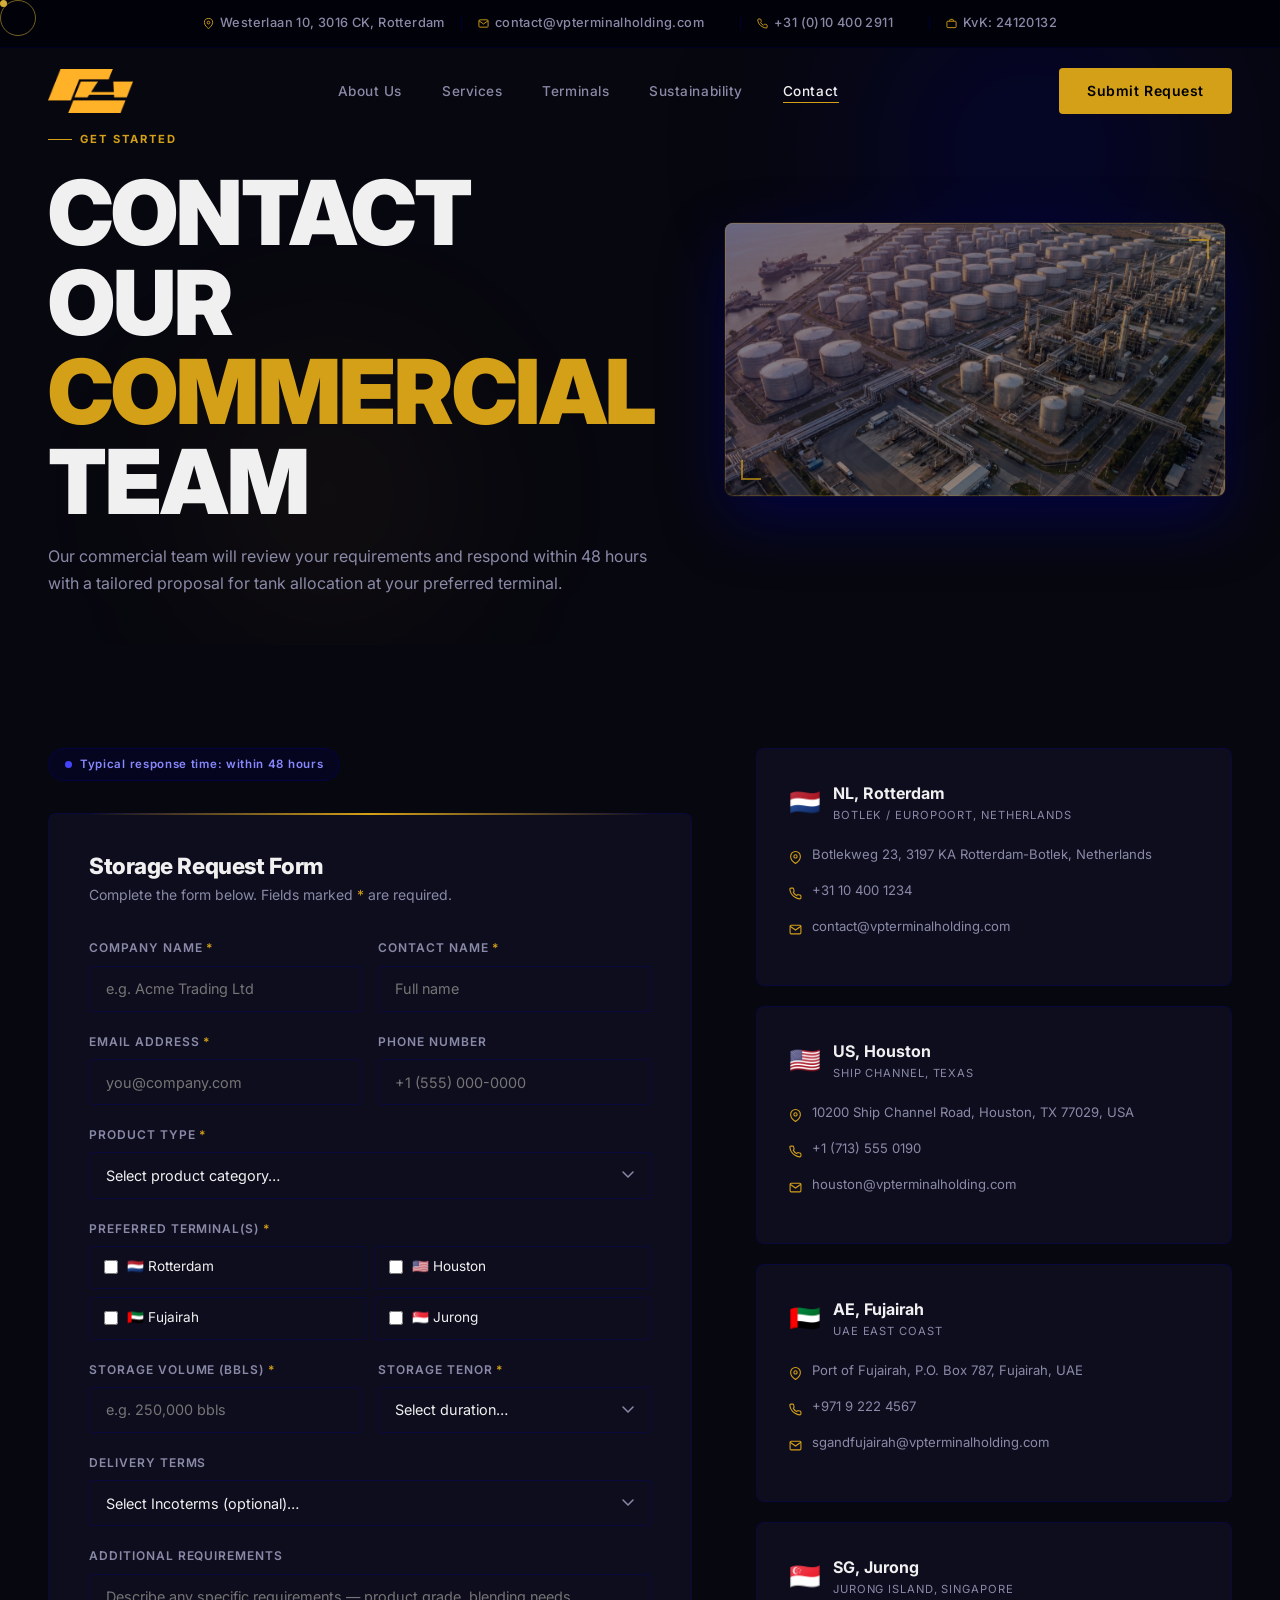
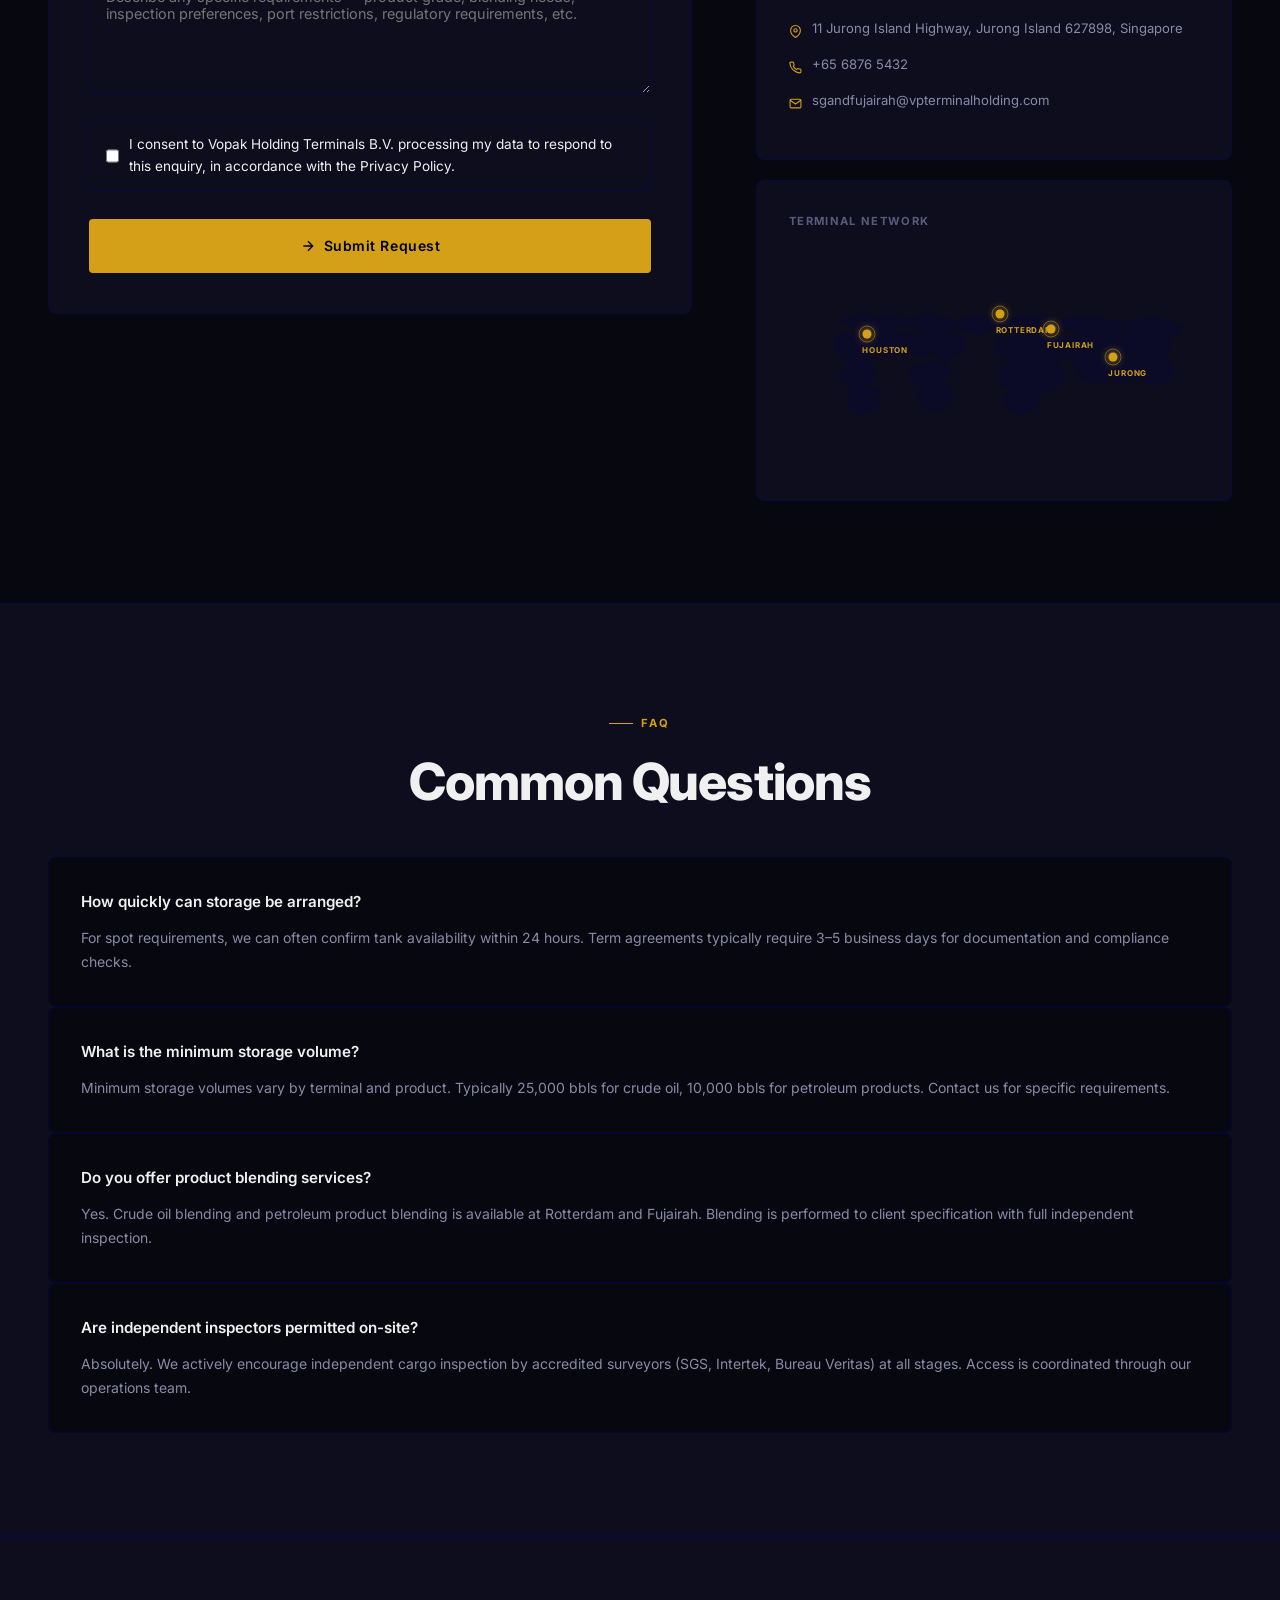
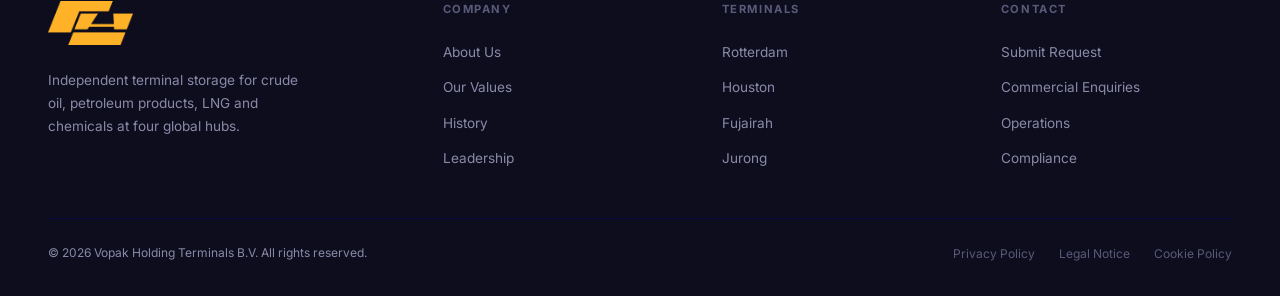
<file: contact.html>
<!DOCTYPE html>
<html lang="en">
<head>
  <meta charset="UTF-8">
  <meta name="viewport" content="width=device-width, initial-scale=1.0, viewport-fit=cover">
  <title>Contact Vopak Holding Terminals B.V. | Storage Capacity Enquiries</title>
  <meta name="description" content="Contact Vopak Holding Terminals for spot or term storage allocation at Rotterdam, Houston, Fujairah or Jurong. Commercial team responds within 48 hours. KvK: 24120132.">
  <link rel="preconnect" href="https://fonts.googleapis.com">
  <link rel="preconnect" href="https://fonts.gstatic.com" crossorigin>
  <link href="https://fonts.googleapis.com/css2?family=Inter:wght@300;400;500;600;700;800;900&display=swap" rel="stylesheet">
  <link rel="icon" type="image/png" href="image/vopak-logo.png">
  <link rel="stylesheet" href="css/styles.css">
  <link rel="stylesheet" href="css/animations.css">
  <link rel="stylesheet" href="css/responsive.css">
  <!-- SEO -->
  <meta name="robots" content="index, follow">
  <meta name="author" content="Vopak Holding Terminals B.V.">
  <meta name="keywords" content="petroleum tank leasing request, petroleum storage enquiry, tank farm services contact, marine terminal operations enquiry, oil logistics request, energy storage solutions contact, Rotterdam Houston Fujairah Jurong storage request">
  <meta name="theme-color" content="#07070f">
  <link rel="apple-touch-icon" href="image/vopak-logo.png">
  <link rel="sitemap" type="application/xml" href="/sitemap.xml">
  <link rel="canonical" href="https://www.vpterminalholding.com/contact">
  <meta name="geo.region" content="NL-ZH">
  <meta name="geo.placename" content="Rotterdam">
  <meta name="geo.position" content="51.9225;4.4792">
  <meta name="ICBM" content="51.9225, 4.4792">
  <!-- Open Graph -->
  <meta property="og:type" content="website">
  <meta property="og:site_name" content="Vopak Holding Terminals B.V.">
  <meta property="og:locale" content="en_US">
  <meta property="og:url" content="https://www.vpterminalholding.com/contact">
  <meta property="og:title" content="Contact Vopak Holding Terminals B.V. | Storage Capacity Enquiries">
  <meta property="og:description" content="Contact Vopak Holding Terminals for spot or term storage allocation at Rotterdam, Houston, Fujairah or Jurong. Commercial team responds within 48 hours. KvK: 24120132.">
  <meta property="og:image" content="https://www.vpterminalholding.com/image/VP-Rotterdam-NL.jpg">
  <meta property="og:image:width" content="1200">
  <meta property="og:image:height" content="630">
  <meta property="og:image:alt" content="Vopak Holding Terminals B.V. — Contact Us">
  <!-- Twitter Card -->
  <meta name="twitter:card" content="summary_large_image">
  <meta name="twitter:title" content="Contact Vopak Holding Terminals B.V. | Storage Capacity Enquiries">
  <meta name="twitter:description" content="Contact Vopak Holding Terminals for spot or term storage allocation at Rotterdam, Houston, Fujairah or Jurong. Commercial team responds within 48 hours. KvK: 24120132.">
  <meta name="twitter:image" content="https://www.vpterminalholding.com/image/VP-Rotterdam-NL.jpg">
  <meta name="twitter:image:alt" content="Vopak Holding Terminals B.V. — Contact Us">
  <!-- Structured Data -->
  <script type="application/ld+json">
  {
    "@context": "https://schema.org",
    "@graph": [
      {
        "@type": "Organization",
        "@id": "https://www.vpterminalholding.com/#organization",
        "name": "Vopak Holding Terminals B.V.",
        "url": "https://www.vpterminalholding.com",
        "logo": { "@type": "ImageObject", "url": "https://www.vpterminalholding.com/image/vopak-logo.png" },
        "address": { "@type": "PostalAddress", "streetAddress": "Westerlaan 10", "addressLocality": "Rotterdam", "postalCode": "3016 CK", "addressCountry": "NL" },
        "telephone": "+31-10-400-2911",
        "email": "contact@vpterminalholding.com"
      },
      {
        "@type": "ContactPage",
        "@id": "https://www.vpterminalholding.com/contact#webpage",
        "url": "https://www.vpterminalholding.com/contact",
        "name": "Request Petroleum Tank Leasing & Storage | Vopak Holding Terminals",
        "description": "Request petroleum tank leasing & storage at Rotterdam, Houston, Fujairah or Jurong. Spot & term capacity for crude oil, LNG & energy storage solutions.",
        "isPartOf": { "@id": "https://www.vpterminalholding.com/#website" },
        "breadcrumb": {
          "@type": "BreadcrumbList",
          "itemListElement": [
            { "@type": "ListItem", "position": 1, "name": "Home", "item": "https://www.vpterminalholding.com/" },
            { "@type": "ListItem", "position": 2, "name": "Submit a Request", "item": "https://www.vpterminalholding.com/contact" }
          ]
        }
      },
      {
        "@type": "FAQPage",
        "@id": "https://www.vpterminalholding.com/contact#faq",
        "url": "https://www.vpterminalholding.com/contact",
        "isPartOf": { "@id": "https://www.vpterminalholding.com/#website" },
        "mainEntity": [
          {
            "@type": "Question",
            "name": "How quickly can petroleum storage be arranged?",
            "acceptedAnswer": { "@type": "Answer", "text": "For spot requirements, we can often confirm petroleum tank availability within 24 hours. Term agreements for petroleum tank leasing typically require 3–5 business days for documentation and compliance checks." }
          },
          {
            "@type": "Question",
            "name": "What is the minimum petroleum storage volume?",
            "acceptedAnswer": { "@type": "Answer", "text": "Minimum petroleum storage volumes vary by terminal and product. Typically 25,000 bbls for crude oil, 10,000 bbls for petroleum products at our tank farm facilities. Contact us for specific requirements." }
          },
          {
            "@type": "Question",
            "name": "Do you offer petroleum product blending services?",
            "acceptedAnswer": { "@type": "Answer", "text": "Yes. Crude oil blending and petroleum product blending is available at our Rotterdam and Fujairah marine terminals. Blending is performed to client specification with full independent inspection." }
          },
          {
            "@type": "Question",
            "name": "Are independent inspectors permitted at your petroleum storage terminals?",
            "acceptedAnswer": { "@type": "Answer", "text": "Absolutely. We actively encourage independent cargo inspection by accredited surveyors (SGS, Intertek, Bureau Veritas) at all stages of our petroleum storage and oil logistics operations." }
          }
        ]
      }
    ]
  }
  </script>
  <style>
    /* Contact page specific */
    .contact-wrapper {
      display: grid;
      grid-template-columns: 1.15fr 0.85fr;
      gap: 4rem;
      align-items: start;
    }
    .form-card {
      background: var(--bg-alt);
      border: 1px solid var(--border);
      border-radius: var(--radius-lg);
      padding: 2.5rem;
      position: relative;
    }
    .form-card::before {
      content: '';
      position: absolute;
      top: -1px; left: 2.5rem; right: 2.5rem;
      height: 2px;
      background: linear-gradient(90deg, transparent, var(--gold), transparent);
    }
    .sidebar-card {
      background: var(--bg-alt);
      border: 1px solid var(--border);
      border-radius: var(--radius-lg);
      padding: 2rem;
      margin-bottom: 1.25rem;
      position: relative;
      transition: border-color var(--transition);
    }
    .sidebar-card:hover { border-color: var(--border-gold); }
    .sidebar-card-header {
      display: flex;
      align-items: center;
      gap: 0.75rem;
      margin-bottom: 1.25rem;
    }
    .sidebar-card-flag { font-size: 1.6rem; }
    .sidebar-card-title { font-size: 1rem; font-weight: 700; }
    .sidebar-card-sub   { font-size: 0.7rem; color: var(--text-muted); text-transform: uppercase; letter-spacing: 0.08em; }
    .contact-detail-row {
      display: flex;
      gap: 0.6rem;
      align-items: flex-start;
      margin-bottom: 0.6rem;
    }
    .contact-detail-icon {
      color: var(--gold);
      flex-shrink: 0;
      margin-top: 1px;
    }
    .contact-detail-text { font-size: 0.82rem; color: var(--text-muted); line-height: 1.5; }

    /* World map */
    .map-wrap {
      background: var(--bg-alt);
      border: 1px solid var(--border);
      border-radius: var(--radius-lg);
      padding: 2rem;
      position: relative;
      overflow: hidden;
    }
    .map-wrap h4 {
      font-size: 0.7rem;
      font-weight: 700;
      text-transform: uppercase;
      letter-spacing: 0.12em;
      color: var(--text-dim);
      margin-bottom: 1.5rem;
    }
    .map-svg-container {
      position: relative;
      width: 100%;
    }
    .map-svg-container svg {
      width: 100%;
      opacity: 0.18;
    }
    /* dots positioned as % of svg viewBox 0 0 1000 500 */
    .map-pin {
      position: absolute;
      transform: translate(-50%, -50%);
    }
    .map-pin-dot {
      width: 9px; height: 9px;
      background: var(--gold);
      border-radius: 50%;
      box-shadow: 0 0 10px var(--gold);
      position: relative;
    }
    .map-pin-dot::after {
      content: '';
      position: absolute;
      inset: -4px;
      border-radius: 50%;
      border: 1px solid var(--gold);
      opacity: 0.5;
      animation: ping 2s cubic-bezier(0,0,0.2,1) infinite;
    }
    .map-pin-label {
      position: absolute;
      left: 50%;
      transform: translateX(-50%);
      top: 14px;
      font-size: 0.5rem;
      font-weight: 700;
      letter-spacing: 0.1em;
      text-transform: uppercase;
      color: var(--gold);
      white-space: nowrap;
    }

    /* Response time badge */
    .response-badge {
      display: inline-flex;
      align-items: center;
      gap: 0.5rem;
      background: rgba(0,0,128,0.15);
      border: 1px solid rgba(0,0,128,0.35);
      border-radius: 50px;
      padding: 0.4rem 1rem;
      font-size: 0.72rem;
      font-weight: 600;
      letter-spacing: 0.06em;
      color: #8888ff;
      margin-bottom: 2rem;
    }
    .response-badge-dot {
      width: 7px; height: 7px;
      border-radius: 50%;
      background: #4444ff;
      animation: pulse 1.5s ease-in-out infinite;
    }
    @keyframes pulse {
      0%, 100% { opacity: 1; }
      50% { opacity: 0.3; }
    }

    @media (max-width: 1024px) {
      .contact-wrapper { grid-template-columns: 1fr; }
    }

    /* ── Contact hero layout ── */
    .contact-hero-section {
      min-height: 50vh;
      display: flex;
      align-items: center;
      padding-top: 90px;
      padding-bottom: 3rem;
      position: relative;
      overflow: hidden;
    }
    .contact-hero-inner {
      display: grid;
      grid-template-columns: 1fr 1fr;
      gap: 4rem;
      align-items: center;
      position: relative;
      z-index: 2;
      width: 100%;
      padding-top: 2rem;
    }
    .contact-hero-img-col {
      display: flex;
      align-items: center;
      justify-content: center;
    }
    .contact-hero-img-wrap {
      position: relative;
      width: 100%;
      max-width: 500px;
      border-radius: var(--radius-lg);
      overflow: hidden;
      box-shadow: 0 24px 64px rgba(0,0,128,0.45), 0 0 0 1px rgba(212,160,23,0.1);
    }
    .contact-hero-img-wrap img {
      width: 100%;
      height: 100%;
      object-fit: cover;
      display: block;
      filter: brightness(0.75) saturate(0.8);
    }
    .contact-hero-img-overlay {
      position: absolute;
      inset: 0;
      background: linear-gradient(145deg, rgba(0,0,80,0.45) 0%, rgba(0,0,20,0.15) 60%, rgba(0,0,20,0.4) 100%);
    }
    .contact-hero-img-border {
      position: absolute;
      inset: 0;
      border: 1px solid rgba(212,160,23,0.22);
      border-radius: var(--radius-lg);
      pointer-events: none;
    }
    .contact-hero-img-corner-tr {
      position: absolute;
      top: 1rem; right: 1rem;
      width: 20px; height: 20px;
      border-top: 2px solid rgba(212,160,23,0.65);
      border-right: 2px solid rgba(212,160,23,0.65);
      pointer-events: none;
    }
    .contact-hero-img-corner-bl {
      position: absolute;
      bottom: 1rem; left: 1rem;
      width: 20px; height: 20px;
      border-bottom: 2px solid rgba(212,160,23,0.65);
      border-left: 2px solid rgba(212,160,23,0.65);
      pointer-events: none;
    }

    @media (max-width: 768px) {
      .contact-hero-section { padding-top: 80px; min-height: auto; padding-bottom: 2rem; }
      .contact-hero-inner {
        grid-template-columns: 1fr;
        gap: 2rem;
        text-align: center;
      }
      .contact-hero-inner .section-label { justify-content: center; }
      .contact-hero-inner p { text-align: justify; }
      .contact-hero-text { order: 2; }
      .contact-hero-img-col { order: 1; }
      .contact-hero-img-wrap { max-width: 100%; }
    }
  </style>
</head>
<body>

<!-- ══════════ TOP BAR ══════════ -->
<div class="topbar" role="complementary" aria-label="Company contact information">
  <div class="container">
    <div class="topbar-inner">
      <span class="topbar-item">
        <svg width="11" height="11" viewBox="0 0 24 24" fill="none" stroke="currentColor" stroke-width="2"><path d="M21 10c0 7-9 13-9 13s-9-6-9-13a9 9 0 0 1 18 0z"/><circle cx="12" cy="10" r="3"/></svg>
        Westerlaan 10, 3016 CK, Rotterdam
      </span>
      <div class="topbar-sep"></div>
      <span class="topbar-item">
        <svg width="11" height="11" viewBox="0 0 24 24" fill="none" stroke="currentColor" stroke-width="2"><path d="M4 4h16c1.1 0 2 .9 2 2v12c0 1.1-.9 2-2 2H4c-1.1 0-2-.9-2-2V6c0-1.1.9-2 2-2z"/><polyline points="22,6 12,13 2,6"/></svg>
        <a href="mailto:contact@vpterminalholding.com">contact@vpterminalholding.com</a>
      </span>
      <div class="topbar-sep"></div>
      <span class="topbar-item">
        <svg width="11" height="11" viewBox="0 0 24 24" fill="none" stroke="currentColor" stroke-width="2"><path d="M22 16.92v3a2 2 0 0 1-2.18 2 19.79 19.79 0 0 1-8.63-3.07A19.5 19.5 0 0 1 4.69 13a19.79 19.79 0 0 1-3.07-8.67A2 2 0 0 1 3.6 2.18h3a2 2 0 0 1 2 1.72 12.84 12.84 0 0 0 .7 2.81 2 2 0 0 1-.45 2.11L7.91 9.91a16 16 0 0 0 6 6l1.91-1.91a2 2 0 0 1 2.11-.45 12.84 12.84 0 0 0 2.81.7A2 2 0 0 1 22 16.92z"/></svg>
        +31 (0)10 400 2911
      </span>
      <div class="topbar-sep"></div>
      <span class="topbar-item">
        <svg width="11" height="11" viewBox="0 0 24 24" fill="none" stroke="currentColor" stroke-width="2"><rect x="2" y="7" width="20" height="14" rx="2"/><path d="M16 7V5a2 2 0 0 0-2-2h-4a2 2 0 0 0-2 2v2"/></svg>
        KvK: 24120132
      </span>
    </div>
  </div>
</div>

<!-- ══════════ NAVIGATION ══════════ -->
<nav class="nav" role="navigation" aria-label="Main navigation">
  <div class="container">
    <div class="nav-inner">
      <a href="index.html" class="nav-logo" aria-label="Vopak Holding Terminals home">
        <img src="image/vopak-logo.png" alt="Vopak Holding Terminals B.V." style="height:44px;width:auto;display:block;">
      </a>
      <ul class="nav-links" role="list">
        <li><a href="about.html">About Us</a></li>
        <li><a href="services.html">Services</a></li>
        <li><a href="terminals.html">Terminals</a></li>
        <li><a href="sustainability.html">Sustainability</a></li>
        <li><a href="contact.html" class="active">Contact</a></li>
      </ul>
      <a href="contact.html" class="btn btn-primary nav-cta">Submit Request</a>
      <button class="nav-hamburger" aria-label="Toggle mobile menu" aria-expanded="false">
        <span></span><span></span><span></span>
      </button>
    </div>
  </div>
</nav>
<div class="nav-mobile" role="dialog" aria-label="Mobile navigation">
  <a href="about.html">About Us</a>
  <a href="services.html">Services</a>
  <a href="terminals.html">Terminals</a>
  <a href="sustainability.html">Sustainability</a>
  <a href="contact.html">Contact</a>
  <a href="contact.html" class="btn btn-primary">Submit Request</a>
</div>

<!-- ══════════ HERO ══════════ -->
<section class="contact-hero-section" aria-labelledby="contact-hero-heading">
  <div class="hero-orb hero-orb-1" aria-hidden="true"></div>
  <div class="hero-orb hero-orb-2" aria-hidden="true"></div>

  <div class="container contact-hero-inner">

    <!-- Text column -->
    <div class="contact-hero-text">
      <div class="section-label fade-up">Get Started</div>
      <h1 id="contact-hero-heading" class="fade-up" style="text-transform:uppercase;">
        Contact Our<br><span class="text-gold">Commercial</span> Team
      </h1>
      <p class="fade-up" style="margin-top:1rem; font-size:1rem;">
        Our commercial team will review your requirements and respond within 48 hours with a tailored proposal for tank allocation at your preferred terminal.
      </p>
    </div>

    <!-- Image column -->
    <div class="contact-hero-img-col fade-up">
      <div class="contact-hero-img-wrap">
        <img src="image/about-us-image.jpg" alt="Vopak Holding Terminals — petroleum storage and marine terminal operations" width="500" height="273" loading="lazy" decoding="async">
        <div class="contact-hero-img-overlay"></div>
        <div class="contact-hero-img-border"></div>
        <div class="contact-hero-img-corner-tr"></div>
        <div class="contact-hero-img-corner-bl"></div>
      </div>
    </div>

  </div>
</section>

<!-- ══════════ CONTACT FORM + SIDEBAR ══════════ -->
<section class="section" aria-labelledby="form-heading">
  <div class="container">
    <div class="contact-wrapper">

      <!-- ── FORM ── -->
      <div>
        <div class="response-badge">
          <span class="response-badge-dot"></span>
          Typical response time: within 48 hours
        </div>
        <div class="form-card">
          <h2 id="form-heading" style="font-size:1.4rem; margin-bottom:0.25rem;">Storage Request Form</h2>
          <p style="font-size:.875rem; margin-bottom:2rem;">Complete the form below. Fields marked <span style="color:var(--gold);">*</span> are required.</p>

          <form id="contact-form" novalidate>
            <!-- Company + Contact -->
            <div class="form-row">
              <div class="form-group">
                <label class="form-label" for="company">Company Name <span style="color:var(--gold);">*</span></label>
                <input class="form-input" type="text" id="company" name="company" placeholder="e.g. Acme Trading Ltd" required autocomplete="organization">
                <span class="form-error">Company name is required.</span>
              </div>
              <div class="form-group">
                <label class="form-label" for="contact-name">Contact Name <span style="color:var(--gold);">*</span></label>
                <input class="form-input" type="text" id="contact-name" name="contact_name" placeholder="Full name" required autocomplete="name">
                <span class="form-error">Contact name is required.</span>
              </div>
            </div>

            <!-- Email + Phone -->
            <div class="form-row">
              <div class="form-group">
                <label class="form-label" for="email">Email Address <span style="color:var(--gold);">*</span></label>
                <input class="form-input" type="email" id="email" name="email" placeholder="you@company.com" required autocomplete="email">
                <span class="form-error">A valid email address is required.</span>
              </div>
              <div class="form-group">
                <label class="form-label" for="phone">Phone Number</label>
                <input class="form-input" type="tel" id="phone" name="phone" placeholder="+1 (555) 000-0000" autocomplete="tel">
              </div>
            </div>

            <!-- Product Type -->
            <div class="form-group">
              <label class="form-label" for="product">Product Type <span style="color:var(--gold);">*</span></label>
              <select class="form-select" id="product" name="product" required>
                <option value="" disabled selected>Select product category…</option>
                <option value="crude">Crude Oil</option>
                <option value="petroleum">Petroleum Products (gasoline, diesel, jet fuel)</option>
                <option value="fuel-oil">Fuel Oil / LSFO</option>
                <option value="lng">LNG — Liquefied Natural Gas</option>
                <option value="chemicals">Chemicals &amp; Feedstocks</option>
                <option value="naphtha">Naphtha</option>
                <option value="other">Other — specify in message</option>
              </select>
              <span class="form-error">Please select a product type.</span>
            </div>

            <!-- Terminal Selection -->
            <div class="form-group">
              <label class="form-label">Preferred Terminal(s) <span style="color:var(--gold);">*</span></label>
              <div class="form-check-group">
                <label class="form-check">
                  <input type="checkbox" name="terminal" value="rotterdam">
                  🇳🇱 Rotterdam
                </label>
                <label class="form-check">
                  <input type="checkbox" name="terminal" value="houston">
                  🇺🇸 Houston
                </label>
                <label class="form-check">
                  <input type="checkbox" name="terminal" value="fujairah">
                  🇦🇪 Fujairah
                </label>
                <label class="form-check">
                  <input type="checkbox" name="terminal" value="jurong">
                  🇸🇬 Jurong
                </label>
              </div>
              <span class="form-error" style="margin-top:.35rem;">Please select at least one terminal.</span>
            </div>

            <!-- Volume + Tenor -->
            <div class="form-row">
              <div class="form-group">
                <label class="form-label" for="volume">Storage Volume (bbls) <span style="color:var(--gold);">*</span></label>
                <input class="form-input" type="text" id="volume" name="volume" placeholder="e.g. 250,000 bbls" required>
                <span class="form-error">Please specify a storage volume.</span>
              </div>
              <div class="form-group">
                <label class="form-label" for="tenor">Storage Tenor <span style="color:var(--gold);">*</span></label>
                <select class="form-select" id="tenor" name="tenor" required>
                  <option value="" disabled selected>Select duration…</option>
                  <option value="spot">Spot (1–30 days)</option>
                  <option value="short">Short Term (1–3 months)</option>
                  <option value="medium">Medium Term (3–12 months)</option>
                  <option value="long">Long Term (12+ months)</option>
                </select>
                <span class="form-error">Please select a storage tenor.</span>
              </div>
            </div>

            <!-- Delivery Terms -->
            <div class="form-group">
              <label class="form-label" for="incoterms">Delivery Terms</label>
              <select class="form-select" id="incoterms" name="incoterms">
                <option value="" disabled selected>Select Incoterms (optional)…</option>
                <option value="fob">FOB — Free on Board</option>
                <option value="cif">CIF — Cost, Insurance &amp; Freight</option>
                <option value="dap">DAP — Delivered at Place</option>
                <option value="ex-tank">Ex-Tank</option>
                <option value="tbd">To be discussed</option>
              </select>
            </div>

            <!-- Message -->
            <div class="form-group">
              <label class="form-label" for="message">Additional Requirements</label>
              <textarea class="form-textarea" id="message" name="message" placeholder="Describe any specific requirements — product grade, blending needs, inspection preferences, port restrictions, regulatory requirements, etc."></textarea>
            </div>

            <!-- Consent -->
            <div class="form-group" style="margin-bottom:1.75rem;">
              <label class="form-check" style="padding:.75rem 1rem;">
                <input type="checkbox" name="consent" id="consent" required>
                I consent to Vopak Holding Terminals B.V. processing my data to respond to this enquiry, in accordance with the Privacy Policy.
              </label>
              <span class="form-error">Consent is required to submit this form.</span>
            </div>

            <button type="submit" class="btn btn-primary" style="width:100%; justify-content:center; padding:1rem;">
              <svg width="16" height="16" viewBox="0 0 24 24" fill="none" stroke="currentColor" stroke-width="2"><path d="M5 12h14M12 5l7 7-7 7"/></svg>
              Submit Request
            </button>

            <div id="form-success" class="form-success" role="alert">
              <strong>Request submitted successfully.</strong> Our commercial team will review your requirements and be in touch within 48 hours. Thank you for contacting Vopak Holding Terminals B.V.
            </div>
          </form>
        </div>
      </div>

      <!-- ── SIDEBAR ── -->
      <div>
        <!-- Rotterdam -->
        <div class="sidebar-card fade-up">
          <div class="sidebar-card-header">
            <span class="sidebar-card-flag">🇳🇱</span>
            <div>
              <div class="sidebar-card-title">NL, Rotterdam</div>
              <div class="sidebar-card-sub">Botlek / Europoort, Netherlands</div>
            </div>
          </div>
          <div class="contact-detail-row">
            <span class="contact-detail-icon" aria-hidden="true">
              <svg width="13" height="13" viewBox="0 0 24 24" fill="none" stroke="currentColor" stroke-width="2"><path d="M21 10c0 7-9 13-9 13s-9-6-9-13a9 9 0 0 1 18 0z"/><circle cx="12" cy="10" r="3"/></svg>
            </span>
            <span class="contact-detail-text">Botlekweg 23, 3197 KA Rotterdam-Botlek, Netherlands</span>
          </div>
          <div class="contact-detail-row">
            <span class="contact-detail-icon" aria-hidden="true">
              <svg width="13" height="13" viewBox="0 0 24 24" fill="none" stroke="currentColor" stroke-width="2"><path d="M22 16.92v3a2 2 0 0 1-2.18 2 19.79 19.79 0 0 1-8.63-3.07A19.5 19.5 0 0 1 4.69 13a19.79 19.79 0 0 1-3.07-8.67A2 2 0 0 1 3.6 2h3a2 2 0 0 1 2 1.72 12.84 12.84 0 0 0 .7 2.81 2 2 0 0 1-.45 2.11L8.09 9.91a16 16 0 0 0 6 6l1.27-1.27a2 2 0 0 1 2.11-.45 12.84 12.84 0 0 0 2.81.7A2 2 0 0 1 22 16.92z"/></svg>
            </span>
            <span class="contact-detail-text">+31 10 400 1234</span>
          </div>
          <div class="contact-detail-row">
            <span class="contact-detail-icon" aria-hidden="true">
              <svg width="13" height="13" viewBox="0 0 24 24" fill="none" stroke="currentColor" stroke-width="2"><path d="M4 4h16c1.1 0 2 .9 2 2v12c0 1.1-.9 2-2 2H4c-1.1 0-2-.9-2-2V6c0-1.1.9-2 2-2z"/><polyline points="22,6 12,13 2,6"/></svg>
            </span>
            <a class="contact-detail-text" href="mailto:contact@vpterminalholding.com">contact@vpterminalholding.com</a>
          </div>
        </div>

        <!-- Houston -->
        <div class="sidebar-card fade-up">
          <div class="sidebar-card-header">
            <span class="sidebar-card-flag">🇺🇸</span>
            <div>
              <div class="sidebar-card-title">US, Houston</div>
              <div class="sidebar-card-sub">Ship Channel, Texas</div>
            </div>
          </div>
          <div class="contact-detail-row">
            <span class="contact-detail-icon" aria-hidden="true">
              <svg width="13" height="13" viewBox="0 0 24 24" fill="none" stroke="currentColor" stroke-width="2"><path d="M21 10c0 7-9 13-9 13s-9-6-9-13a9 9 0 0 1 18 0z"/><circle cx="12" cy="10" r="3"/></svg>
            </span>
            <span class="contact-detail-text">10200 Ship Channel Road, Houston, TX 77029, USA</span>
          </div>
          <div class="contact-detail-row">
            <span class="contact-detail-icon" aria-hidden="true">
              <svg width="13" height="13" viewBox="0 0 24 24" fill="none" stroke="currentColor" stroke-width="2"><path d="M22 16.92v3a2 2 0 0 1-2.18 2 19.79 19.79 0 0 1-8.63-3.07A19.5 19.5 0 0 1 4.69 13a19.79 19.79 0 0 1-3.07-8.67A2 2 0 0 1 3.6 2h3a2 2 0 0 1 2 1.72 12.84 12.84 0 0 0 .7 2.81 2 2 0 0 1-.45 2.11L8.09 9.91a16 16 0 0 0 6 6l1.27-1.27a2 2 0 0 1 2.11-.45 12.84 12.84 0 0 0 2.81.7A2 2 0 0 1 22 16.92z"/></svg>
            </span>
            <span class="contact-detail-text">+1 (713) 555 0190</span>
          </div>
          <div class="contact-detail-row">
            <span class="contact-detail-icon" aria-hidden="true">
              <svg width="13" height="13" viewBox="0 0 24 24" fill="none" stroke="currentColor" stroke-width="2"><path d="M4 4h16c1.1 0 2 .9 2 2v12c0 1.1-.9 2-2 2H4c-1.1 0-2-.9-2-2V6c0-1.1.9-2 2-2z"/><polyline points="22,6 12,13 2,6"/></svg>
            </span>
            <a class="contact-detail-text" href="mailto:houston@vpterminalholding.com">houston@vpterminalholding.com</a>
          </div>
        </div>

        <!-- Fujairah -->
        <div class="sidebar-card fade-up">
          <div class="sidebar-card-header">
            <span class="sidebar-card-flag">🇦🇪</span>
            <div>
              <div class="sidebar-card-title">AE, Fujairah</div>
              <div class="sidebar-card-sub">UAE East Coast</div>
            </div>
          </div>
          <div class="contact-detail-row">
            <span class="contact-detail-icon" aria-hidden="true">
              <svg width="13" height="13" viewBox="0 0 24 24" fill="none" stroke="currentColor" stroke-width="2"><path d="M21 10c0 7-9 13-9 13s-9-6-9-13a9 9 0 0 1 18 0z"/><circle cx="12" cy="10" r="3"/></svg>
            </span>
            <span class="contact-detail-text">Port of Fujairah, P.O. Box 787, Fujairah, UAE</span>
          </div>
          <div class="contact-detail-row">
            <span class="contact-detail-icon" aria-hidden="true">
              <svg width="13" height="13" viewBox="0 0 24 24" fill="none" stroke="currentColor" stroke-width="2"><path d="M22 16.92v3a2 2 0 0 1-2.18 2 19.79 19.79 0 0 1-8.63-3.07A19.5 19.5 0 0 1 4.69 13a19.79 19.79 0 0 1-3.07-8.67A2 2 0 0 1 3.6 2h3a2 2 0 0 1 2 1.72 12.84 12.84 0 0 0 .7 2.81 2 2 0 0 1-.45 2.11L8.09 9.91a16 16 0 0 0 6 6l1.27-1.27a2 2 0 0 1 2.11-.45 12.84 12.84 0 0 0 2.81.7A2 2 0 0 1 22 16.92z"/></svg>
            </span>
            <span class="contact-detail-text">+971 9 222 4567</span>
          </div>
          <div class="contact-detail-row">
            <span class="contact-detail-icon" aria-hidden="true">
              <svg width="13" height="13" viewBox="0 0 24 24" fill="none" stroke="currentColor" stroke-width="2"><path d="M4 4h16c1.1 0 2 .9 2 2v12c0 1.1-.9 2-2 2H4c-1.1 0-2-.9-2-2V6c0-1.1.9-2 2-2z"/><polyline points="22,6 12,13 2,6"/></svg>
            </span>
            <a class="contact-detail-text" href="mailto:sgandfujairah@vpterminalholding.com">sgandfujairah@vpterminalholding.com</a>
          </div>
        </div>

        <!-- Jurong -->
        <div class="sidebar-card fade-up">
          <div class="sidebar-card-header">
            <span class="sidebar-card-flag">🇸🇬</span>
            <div>
              <div class="sidebar-card-title">SG, Jurong</div>
              <div class="sidebar-card-sub">Jurong Island, Singapore</div>
            </div>
          </div>
          <div class="contact-detail-row">
            <span class="contact-detail-icon" aria-hidden="true">
              <svg width="13" height="13" viewBox="0 0 24 24" fill="none" stroke="currentColor" stroke-width="2"><path d="M21 10c0 7-9 13-9 13s-9-6-9-13a9 9 0 0 1 18 0z"/><circle cx="12" cy="10" r="3"/></svg>
            </span>
            <span class="contact-detail-text">11 Jurong Island Highway, Jurong Island 627898, Singapore</span>
          </div>
          <div class="contact-detail-row">
            <span class="contact-detail-icon" aria-hidden="true">
              <svg width="13" height="13" viewBox="0 0 24 24" fill="none" stroke="currentColor" stroke-width="2"><path d="M22 16.92v3a2 2 0 0 1-2.18 2 19.79 19.79 0 0 1-8.63-3.07A19.5 19.5 0 0 1 4.69 13a19.79 19.79 0 0 1-3.07-8.67A2 2 0 0 1 3.6 2h3a2 2 0 0 1 2 1.72 12.84 12.84 0 0 0 .7 2.81 2 2 0 0 1-.45 2.11L8.09 9.91a16 16 0 0 0 6 6l1.27-1.27a2 2 0 0 1 2.11-.45 12.84 12.84 0 0 0 2.81.7A2 2 0 0 1 22 16.92z"/></svg>
            </span>
            <span class="contact-detail-text">+65 6876 5432</span>
          </div>
          <div class="contact-detail-row">
            <span class="contact-detail-icon" aria-hidden="true">
              <svg width="13" height="13" viewBox="0 0 24 24" fill="none" stroke="currentColor" stroke-width="2"><path d="M4 4h16c1.1 0 2 .9 2 2v12c0 1.1-.9 2-2 2H4c-1.1 0-2-.9-2-2V6c0-1.1.9-2 2-2z"/><polyline points="22,6 12,13 2,6"/></svg>
            </span>
            <a class="contact-detail-text" href="mailto:sgandfujairah@vpterminalholding.com">sgandfujairah@vpterminalholding.com</a>
          </div>
        </div>

        <!-- World map -->
        <div class="map-wrap fade-up">
          <h4>Terminal Network</h4>
          <div class="map-svg-container">
            <!-- Simplified world map SVG outline -->
            <svg viewBox="0 0 1000 500" xmlns="http://www.w3.org/2000/svg" aria-hidden="true">
              <path fill="rgba(0,0,128,0.6)" stroke="none" d="
                M120,160 L180,140 L220,150 L260,145 L280,160 L270,180 L230,190 L200,185 L160,180 Z
                M280,155 L340,140 L380,150 L410,160 L420,175 L400,185 L360,190 L320,185 L290,175 Z
                M415,155 L460,145 L490,150 L510,165 L500,185 L465,195 L435,190 L415,178 Z
                M120,190 L200,188 L210,220 L200,250 L175,270 L145,260 L115,240 L110,215 Z
                M210,190 L280,188 L290,215 L275,240 L245,250 L220,245 L205,225 Z
                M280,190 L360,190 L375,210 L365,235 L340,248 L310,245 L285,230 L275,210 Z
                M360,190 L415,190 L430,215 L420,245 L395,255 L365,250 L350,230 L352,210 Z
                M510,155 L580,145 L620,150 L660,160 L670,180 L640,195 L590,200 L545,190 L515,175 Z
                M660,155 L730,148 L780,155 L820,165 L830,182 L800,195 L750,200 L700,192 L660,178 Z
                M820,160 L890,150 L930,160 L960,175 L950,195 L910,205 L870,200 L830,188 Z
                M510,200 L580,198 L600,225 L585,255 L550,265 L515,255 L500,230 Z
                M580,200 L650,198 L670,225 L655,258 L618,270 L582,262 L565,238 Z
                M650,200 L730,195 L760,218 L748,250 L712,262 L672,256 L645,232 Z
                M730,195 L820,190 L850,215 L838,250 L800,265 L762,258 L728,235 Z
                M820,190 L900,185 L935,210 L925,248 L885,260 L848,252 L815,230 Z
                M140,265 L200,255 L215,285 L200,315 L170,330 L140,320 L120,295 Z
                M310,265 L380,255 L395,285 L375,315 L340,328 L305,318 L290,290 Z
                M520,270 L590,260 L610,290 L590,320 L555,332 L520,320 L505,292 Z
                M590,270 L660,260 L678,292 L658,325 L620,336 L585,324 L572,295 Z
                M155,330 L215,320 L228,355 L210,380 L175,390 L148,375 L138,350 Z
                M330,320 L390,315 L402,345 L385,375 L350,385 L320,370 L312,345 Z
                M535,330 L600,320 L615,350 L598,382 L560,392 L530,376 L518,350 Z
                M710,250 L775,245 L795,272 L778,305 L742,316 L710,302 L695,275 Z
                M775,245 L845,240 L868,268 L852,302 L815,313 L778,298 L760,272 Z
                M860,255 L920,248 L942,275 L928,308 L892,320 L858,306 L842,280 Z
              "/>
            </svg>
            <!-- Pins: positioned as % within the container -->
            <!-- Rotterdam: ~51°N 4°E → approx 51% x, 29% y in our map -->
            <div class="map-pin" style="left:51.5%;top:28%;" aria-label="Rotterdam">
              <div class="map-pin-dot"></div>
              <div class="map-pin-label">Rotterdam</div>
            </div>
            <!-- Houston: ~30°N 95°W → approx 19% x, 37% y -->
            <div class="map-pin" style="left:19%;top:37%;" aria-label="Houston">
              <div class="map-pin-dot"></div>
              <div class="map-pin-label">Houston</div>
            </div>
            <!-- Fujairah: ~25°N 56°E → approx 64% x, 35% y -->
            <div class="map-pin" style="left:64%;top:35%;" aria-label="Fujairah">
              <div class="map-pin-dot"></div>
              <div class="map-pin-label">Fujairah</div>
            </div>
            <!-- Jurong/Singapore: ~1°N 104°E → approx 79% x, 48% y -->
            <div class="map-pin" style="left:79%;top:48%;" aria-label="Jurong">
              <div class="map-pin-dot"></div>
              <div class="map-pin-label">Jurong</div>
            </div>
          </div>
        </div>
      </div>

    </div>
  </div>
</section>

<!-- ══════════ FAQ STRIP ══════════ -->
<section class="section" style="background:var(--bg-alt); border-top:1px solid var(--border); border-bottom:1px solid var(--border);" aria-labelledby="faq-heading">
  <div class="container">
    <div style="text-align:center; margin-bottom:3rem;">
      <div class="section-label fade-up" style="justify-content:center;">FAQ</div>
      <h2 id="faq-heading" class="fade-up">Common Questions</h2>
    </div>
    <div class="faq-grid fade-up">
      <div style="background:var(--bg); border:1px solid var(--border); border-radius:var(--radius-lg); padding:2rem;">
        <h4 style="margin-bottom:.75rem; font-size:.95rem;">How quickly can storage be arranged?</h4>
        <p style="font-size:.875rem;">For spot requirements, we can often confirm tank availability within 24 hours. Term agreements typically require 3–5 business days for documentation and compliance checks.</p>
      </div>
      <div style="background:var(--bg); border:1px solid var(--border); border-radius:var(--radius-lg); padding:2rem;">
        <h4 style="margin-bottom:.75rem; font-size:.95rem;">What is the minimum storage volume?</h4>
        <p style="font-size:.875rem;">Minimum storage volumes vary by terminal and product. Typically 25,000 bbls for crude oil, 10,000 bbls for petroleum products. Contact us for specific requirements.</p>
      </div>
      <div style="background:var(--bg); border:1px solid var(--border); border-radius:var(--radius-lg); padding:2rem;">
        <h4 style="margin-bottom:.75rem; font-size:.95rem;">Do you offer product blending services?</h4>
        <p style="font-size:.875rem;">Yes. Crude oil blending and petroleum product blending is available at Rotterdam and Fujairah. Blending is performed to client specification with full independent inspection.</p>
      </div>
      <div style="background:var(--bg); border:1px solid var(--border); border-radius:var(--radius-lg); padding:2rem;">
        <h4 style="margin-bottom:.75rem; font-size:.95rem;">Are independent inspectors permitted on-site?</h4>
        <p style="font-size:.875rem;">Absolutely. We actively encourage independent cargo inspection by accredited surveyors (SGS, Intertek, Bureau Veritas) at all stages. Access is coordinated through our operations team.</p>
      </div>
    </div>
  </div>
</section>

<!-- ══════════ FOOTER ══════════ -->
<footer class="footer">
  <div class="container">
    <div class="footer-grid">
      <div class="footer-brand">
        <a href="index.html" class="nav-logo" style="display:inline-flex;">
          <img src="image/vopak-logo.png" alt="Vopak Holding Terminals B.V." style="height:44px;width:auto;display:block;">
        </a>
        <p>Independent terminal storage for crude oil, petroleum products, LNG and chemicals at four global hubs.</p>
      </div>
      <div class="footer-col">
        <h5>Company</h5>
        <ul>
          <li><a href="about.html">About Us</a></li>
          <li><a href="about.html#values">Our Values</a></li>
          <li><a href="about.html#timeline">History</a></li>
          <li><a href="about.html#team">Leadership</a></li>
        </ul>
      </div>
      <div class="footer-col">
        <h5>Terminals</h5>
        <ul>
          <li><a href="services.html#rotterdam">Rotterdam</a></li>
          <li><a href="services.html#houston">Houston</a></li>
          <li><a href="services.html#fujairah">Fujairah</a></li>
          <li><a href="services.html#jurong">Jurong</a></li>
        </ul>
      </div>
      <div class="footer-col">
        <h5>Contact</h5>
        <ul>
          <li><a href="contact.html">Submit Request</a></li>
          <li><a href="contact.html">Commercial Enquiries</a></li>
          <li><a href="contact.html">Operations</a></li>
          <li><a href="contact.html">Compliance</a></li>
        </ul>
      </div>
    </div>
    <div class="footer-bottom">
      <p class="text-muted">© 2026 Vopak Holding Terminals B.V. All rights reserved.</p>
      <div class="footer-legal">
        <a href="privacy-policy.html">Privacy Policy</a>
        <a href="legal-notice.html">Legal Notice</a>
        <a href="cookie-policy.html">Cookie Policy</a>
      </div>
    </div>
  </div>
</footer>

<script src="js/animations.js" defer></script>
<script src="js/main.js" defer></script>
</body>
</html>
</file>
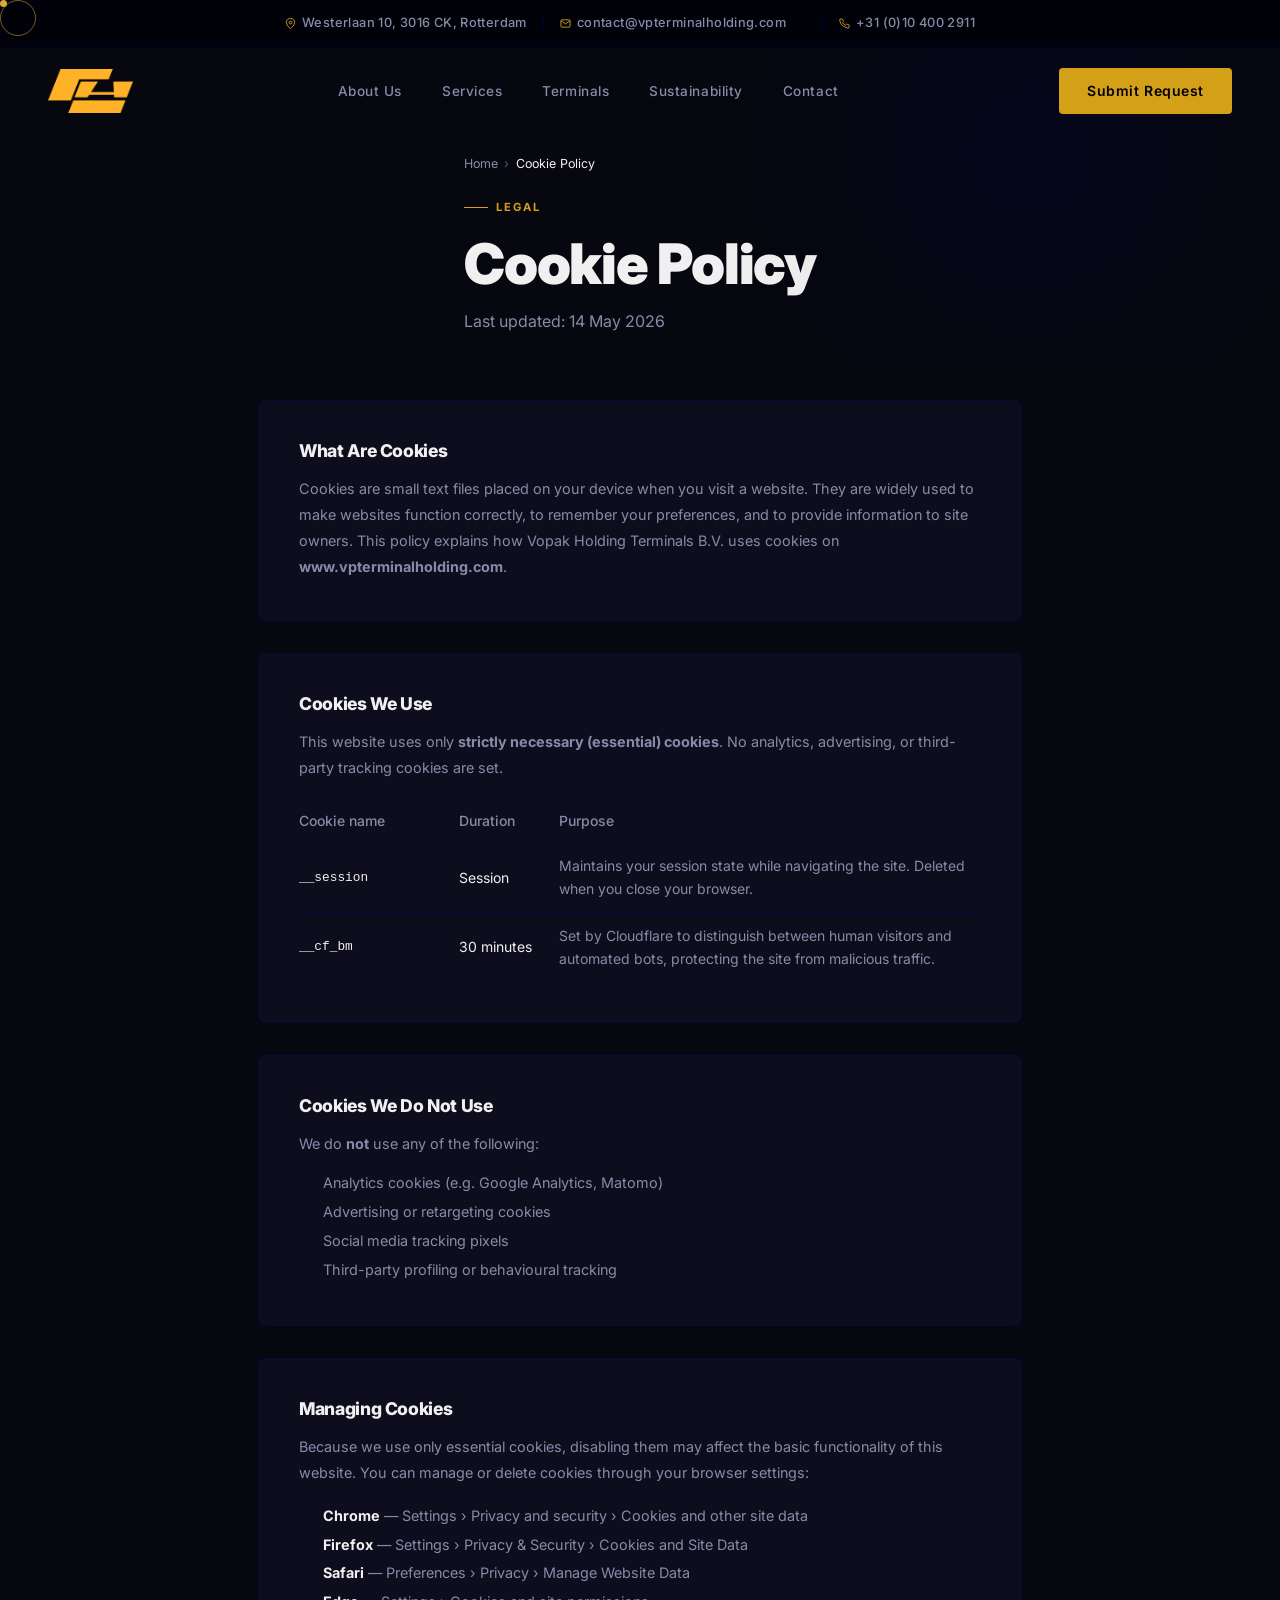
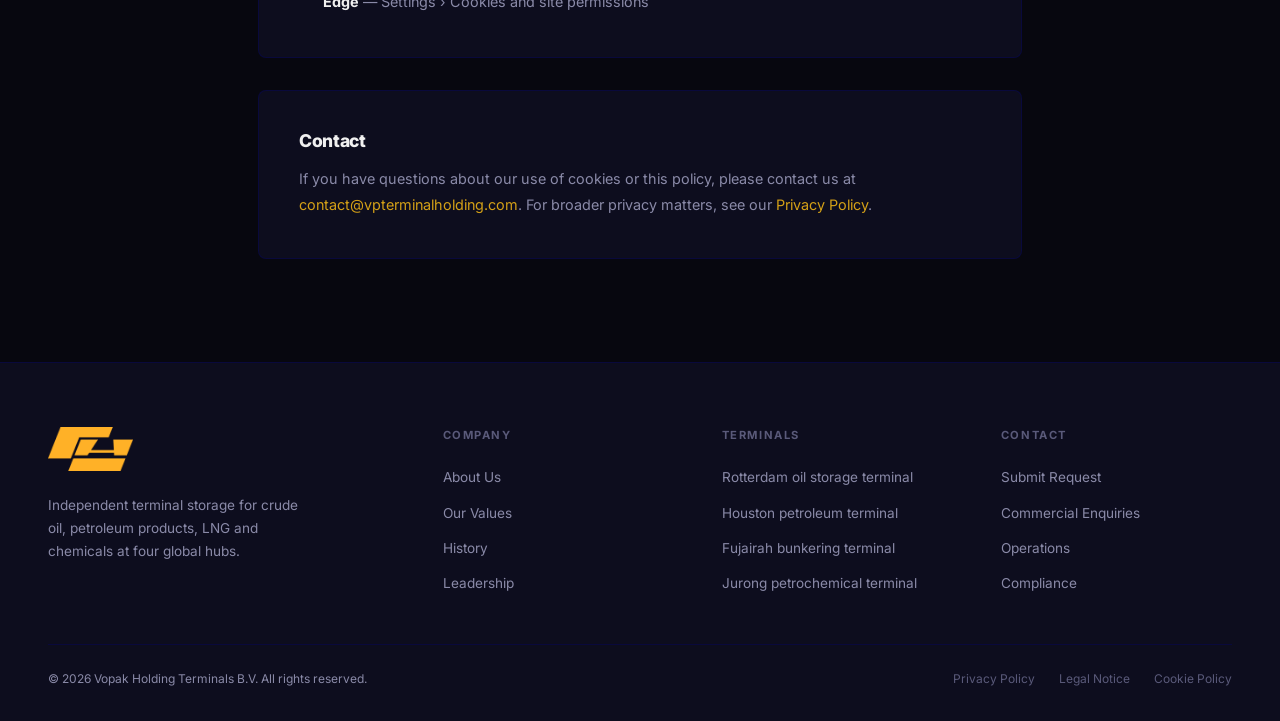
<file: cookie-policy.html>
<!DOCTYPE html>
<html lang="en">
<head>
  <meta charset="UTF-8">
  <meta name="viewport" content="width=device-width, initial-scale=1.0, viewport-fit=cover">
  <title>Cookie Policy | Vopak Holding Terminals B.V.</title>
  <meta name="description" content="Cookie Policy of Vopak Holding Terminals B.V. — we use only essential cookies for navigation and security. No third-party tracking or advertising cookies are set.">
  <link rel="preconnect" href="https://fonts.googleapis.com">
  <link rel="preconnect" href="https://fonts.gstatic.com" crossorigin>
  <link href="https://fonts.googleapis.com/css2?family=Inter:wght@300;400;500;600;700;800;900&display=swap" rel="stylesheet">
  <link rel="icon" type="image/png" href="image/vopak-logo.png">
  <link rel="stylesheet" href="css/styles.css">
  <link rel="stylesheet" href="css/animations.css">
  <link rel="stylesheet" href="css/responsive.css">
  <meta name="robots" content="index, follow">
  <meta name="author" content="Vopak Holding Terminals B.V.">
  <link rel="sitemap" type="application/xml" href="/sitemap.xml">
  <link rel="canonical" href="https://www.vpterminalholding.com/cookie-policy">
  <script type="application/ld+json">
  {
    "@context": "https://schema.org",
    "@type": "WebPage",
    "url": "https://www.vpterminalholding.com/cookie-policy",
    "name": "Cookie Policy | Vopak Holding Terminals B.V.",
    "description": "Cookie Policy of Vopak Holding Terminals B.V.",
    "isPartOf": { "@id": "https://www.vpterminalholding.com/#website" },
    "breadcrumb": {
      "@type": "BreadcrumbList",
      "itemListElement": [
        { "@type": "ListItem", "position": 1, "name": "Home", "item": "https://www.vpterminalholding.com/" },
        { "@type": "ListItem", "position": 2, "name": "Cookie Policy", "item": "https://www.vpterminalholding.com/cookie-policy" }
      ]
    }
  }
  </script>
</head>
<body>

<!-- ══════════ TOP BAR ══════════ -->
<div class="topbar" role="complementary" aria-label="Company contact information">
  <div class="container">
    <div class="topbar-inner">
      <span class="topbar-item">
        <svg width="11" height="11" viewBox="0 0 24 24" fill="none" stroke="currentColor" stroke-width="2"><path d="M21 10c0 7-9 13-9 13s-9-6-9-13a9 9 0 0 1 18 0z"/><circle cx="12" cy="10" r="3"/></svg>
        Westerlaan 10, 3016 CK, Rotterdam
      </span>
      <div class="topbar-sep"></div>
      <span class="topbar-item">
        <svg width="11" height="11" viewBox="0 0 24 24" fill="none" stroke="currentColor" stroke-width="2"><path d="M4 4h16c1.1 0 2 .9 2 2v12c0 1.1-.9 2-2 2H4c-1.1 0-2-.9-2-2V6c0-1.1.9-2 2-2z"/><polyline points="22,6 12,13 2,6"/></svg>
        <a href="mailto:contact@vpterminalholding.com">contact@vpterminalholding.com</a>
      </span>
      <div class="topbar-sep"></div>
      <span class="topbar-item">
        <svg width="11" height="11" viewBox="0 0 24 24" fill="none" stroke="currentColor" stroke-width="2"><path d="M22 16.92v3a2 2 0 0 1-2.18 2 19.79 19.79 0 0 1-8.63-3.07A19.5 19.5 0 0 1 4.69 13a19.79 19.79 0 0 1-3.07-8.67A2 2 0 0 1 3.6 2.18h3a2 2 0 0 1 2 1.72 12.84 12.84 0 0 0 .7 2.81 2 2 0 0 1-.45 2.11L7.91 9.91a16 16 0 0 0 6 6l1.91-1.91a2 2 0 0 1 2.11-.45 12.84 12.84 0 0 0 2.81.7A2 2 0 0 1 22 16.92z"/></svg>
        +31 (0)10 400 2911
      </span>
    </div>
  </div>
</div>

<!-- ══════════ NAVIGATION ══════════ -->
<nav class="nav" role="navigation" aria-label="Main navigation">
  <div class="container">
    <div class="nav-inner">
      <a href="index.html" class="nav-logo" aria-label="Vopak Holding Terminals home">
        <img src="image/vopak-logo.png" alt="Vopak Holding Terminals B.V. logo" style="height:44px;width:auto;display:block;">
      </a>
      <ul class="nav-links" role="list">
        <li><a href="about.html">About Us</a></li>
        <li><a href="services.html">Services</a></li>
        <li><a href="terminals.html">Terminals</a></li>
        <li><a href="sustainability.html">Sustainability</a></li>
        <li><a href="contact.html">Contact</a></li>
      </ul>
      <a href="contact.html" class="btn btn-primary nav-cta">Submit Request</a>
      <button class="nav-hamburger" aria-label="Toggle mobile menu" aria-expanded="false">
        <span></span><span></span><span></span>
      </button>
    </div>
  </div>
</nav>
<div class="nav-mobile" role="dialog" aria-label="Mobile navigation">
  <a href="about.html">About Us</a>
  <a href="services.html">Services</a>
  <a href="terminals.html">Terminals</a>
  <a href="sustainability.html">Sustainability</a>
  <a href="contact.html">Contact</a>
  <a href="contact.html" class="btn btn-primary">Submit Request</a>
</div>

<!-- ══════════ CONTENT ══════════ -->
<section class="hero hero-slim" style="min-height:auto; padding-bottom:2rem;" aria-labelledby="cp-heading">
  <div class="hero-orb hero-orb-1" aria-hidden="true"></div>
  <div class="container">
    <nav aria-label="Breadcrumb" style="margin-bottom:1rem; padding-top:1rem;">
      <ol style="display:flex;align-items:center;gap:0.4rem;list-style:none;padding:0;margin:0;font-size:0.78rem;color:var(--text-dim);">
        <li><a href="index.html" style="color:var(--text-muted);text-decoration:none;">Home</a></li>
        <li aria-hidden="true">›</li>
        <li style="color:var(--text);">Cookie Policy</li>
      </ol>
    </nav>
    <div class="section-label">Legal</div>
    <h1 id="cp-heading" style="font-size:clamp(2rem,5vw,3.5rem);">Cookie Policy</h1>
    <p style="max-width:620px; margin-top:1rem; color:var(--text-muted);">Last updated: 14 May 2026</p>
  </div>
</section>

<section class="section" style="padding-top:2rem;">
  <div class="container" style="max-width:860px;">

    <div style="background:var(--bg-alt); border:1px solid var(--border); border-radius:var(--radius-lg); padding:2.5rem; margin-bottom:2rem;">
      <h2 style="font-size:1.1rem; margin-bottom:1rem;">What Are Cookies</h2>
      <p style="font-size:.9rem; line-height:1.8;">Cookies are small text files placed on your device when you visit a website. They are widely used to make websites function correctly, to remember your preferences, and to provide information to site owners. This policy explains how Vopak Holding Terminals B.V. uses cookies on <strong>www.vpterminalholding.com</strong>.</p>
    </div>

    <div style="background:var(--bg-alt); border:1px solid var(--border); border-radius:var(--radius-lg); padding:2.5rem; margin-bottom:2rem;">
      <h2 style="font-size:1.1rem; margin-bottom:1rem;">Cookies We Use</h2>
      <p style="font-size:.9rem; line-height:1.8; margin-bottom:1.25rem;">This website uses only <strong>strictly necessary (essential) cookies</strong>. No analytics, advertising, or third-party tracking cookies are set.</p>
      <table style="width:100%; font-size:.875rem; border-collapse:collapse;">
        <thead>
          <tr style="border-bottom:1px solid var(--border);">
            <th style="padding:.6rem 0; text-align:left; color:var(--text-muted); font-weight:500; width:160px;">Cookie name</th>
            <th style="padding:.6rem 0; text-align:left; color:var(--text-muted); font-weight:500; width:100px;">Duration</th>
            <th style="padding:.6rem 0; text-align:left; color:var(--text-muted); font-weight:500;">Purpose</th>
          </tr>
        </thead>
        <tbody>
          <tr style="border-bottom:1px solid var(--border);">
            <td style="padding:.75rem 0; font-family:monospace; font-size:.8rem;">__session</td>
            <td style="padding:.75rem 0;">Session</td>
            <td style="padding:.75rem 0; color:var(--text-muted);">Maintains your session state while navigating the site. Deleted when you close your browser.</td>
          </tr>
          <tr>
            <td style="padding:.75rem 0; font-family:monospace; font-size:.8rem;">__cf_bm</td>
            <td style="padding:.75rem 0;">30 minutes</td>
            <td style="padding:.75rem 0; color:var(--text-muted);">Set by Cloudflare to distinguish between human visitors and automated bots, protecting the site from malicious traffic.</td>
          </tr>
        </tbody>
      </table>
    </div>

    <div style="background:var(--bg-alt); border:1px solid var(--border); border-radius:var(--radius-lg); padding:2.5rem; margin-bottom:2rem;">
      <h2 style="font-size:1.1rem; margin-bottom:1rem;">Cookies We Do Not Use</h2>
      <p style="font-size:.9rem; line-height:1.8; margin-bottom:.75rem;">We do <strong>not</strong> use any of the following:</p>
      <ul style="font-size:.9rem; line-height:2; padding-left:1.5rem; color:var(--text-muted);">
        <li>Analytics cookies (e.g. Google Analytics, Matomo)</li>
        <li>Advertising or retargeting cookies</li>
        <li>Social media tracking pixels</li>
        <li>Third-party profiling or behavioural tracking</li>
      </ul>
    </div>

    <div style="background:var(--bg-alt); border:1px solid var(--border); border-radius:var(--radius-lg); padding:2.5rem; margin-bottom:2rem;">
      <h2 style="font-size:1.1rem; margin-bottom:1rem;">Managing Cookies</h2>
      <p style="font-size:.9rem; line-height:1.8; margin-bottom:1rem;">Because we use only essential cookies, disabling them may affect the basic functionality of this website. You can manage or delete cookies through your browser settings:</p>
      <ul style="font-size:.9rem; line-height:2; padding-left:1.5rem; color:var(--text-muted);">
        <li><strong style="color:var(--text);">Chrome</strong> — Settings › Privacy and security › Cookies and other site data</li>
        <li><strong style="color:var(--text);">Firefox</strong> — Settings › Privacy &amp; Security › Cookies and Site Data</li>
        <li><strong style="color:var(--text);">Safari</strong> — Preferences › Privacy › Manage Website Data</li>
        <li><strong style="color:var(--text);">Edge</strong> — Settings › Cookies and site permissions</li>
      </ul>
    </div>

    <div style="background:var(--bg-alt); border:1px solid var(--border); border-radius:var(--radius-lg); padding:2.5rem;">
      <h2 style="font-size:1.1rem; margin-bottom:1rem;">Contact</h2>
      <p style="font-size:.9rem; line-height:1.8;">If you have questions about our use of cookies or this policy, please contact us at <a href="mailto:contact@vpterminalholding.com" style="color:var(--gold);">contact@vpterminalholding.com</a>. For broader privacy matters, see our <a href="privacy-policy.html" style="color:var(--gold);">Privacy Policy</a>.</p>
    </div>

  </div>
</section>

<!-- ══════════ FOOTER ══════════ -->
<footer class="footer">
  <div class="container">
    <div class="footer-grid">
      <div class="footer-brand">
        <a href="index.html" class="nav-logo" style="display:inline-flex;">
          <img src="image/vopak-logo.png" alt="Vopak Holding Terminals B.V. logo" style="height:44px;width:auto;display:block;">
        </a>
        <p>Independent terminal storage for crude oil, petroleum products, LNG and chemicals at four global hubs.</p>
      </div>
      <div class="footer-col">
        <h5>Company</h5>
        <ul>
          <li><a href="about.html">About Us</a></li>
          <li><a href="about.html#values">Our Values</a></li>
          <li><a href="about.html#timeline">History</a></li>
          <li><a href="about.html#team">Leadership</a></li>
        </ul>
      </div>
      <div class="footer-col">
        <h5>Terminals</h5>
        <ul>
          <li><a href="terminals.html#rotterdam">Rotterdam oil storage terminal</a></li>
          <li><a href="terminals.html#houston">Houston petroleum terminal</a></li>
          <li><a href="terminals.html#fujairah">Fujairah bunkering terminal</a></li>
          <li><a href="terminals.html#jurong">Jurong petrochemical terminal</a></li>
        </ul>
      </div>
      <div class="footer-col">
        <h5>Contact</h5>
        <ul>
          <li><a href="contact.html">Submit Request</a></li>
          <li><a href="contact.html">Commercial Enquiries</a></li>
          <li><a href="contact.html">Operations</a></li>
          <li><a href="contact.html">Compliance</a></li>
        </ul>
      </div>
    </div>
    <div class="footer-bottom">
      <p class="text-muted">© 2026 Vopak Holding Terminals B.V. All rights reserved.</p>
      <div class="footer-legal">
        <a href="privacy-policy.html">Privacy Policy</a>
        <a href="legal-notice.html">Legal Notice</a>
        <a href="cookie-policy.html">Cookie Policy</a>
      </div>
    </div>
  </div>
</footer>

<script src="js/animations.js" defer></script>
<script src="js/main.js" defer></script>
</body>
</html>
</file>
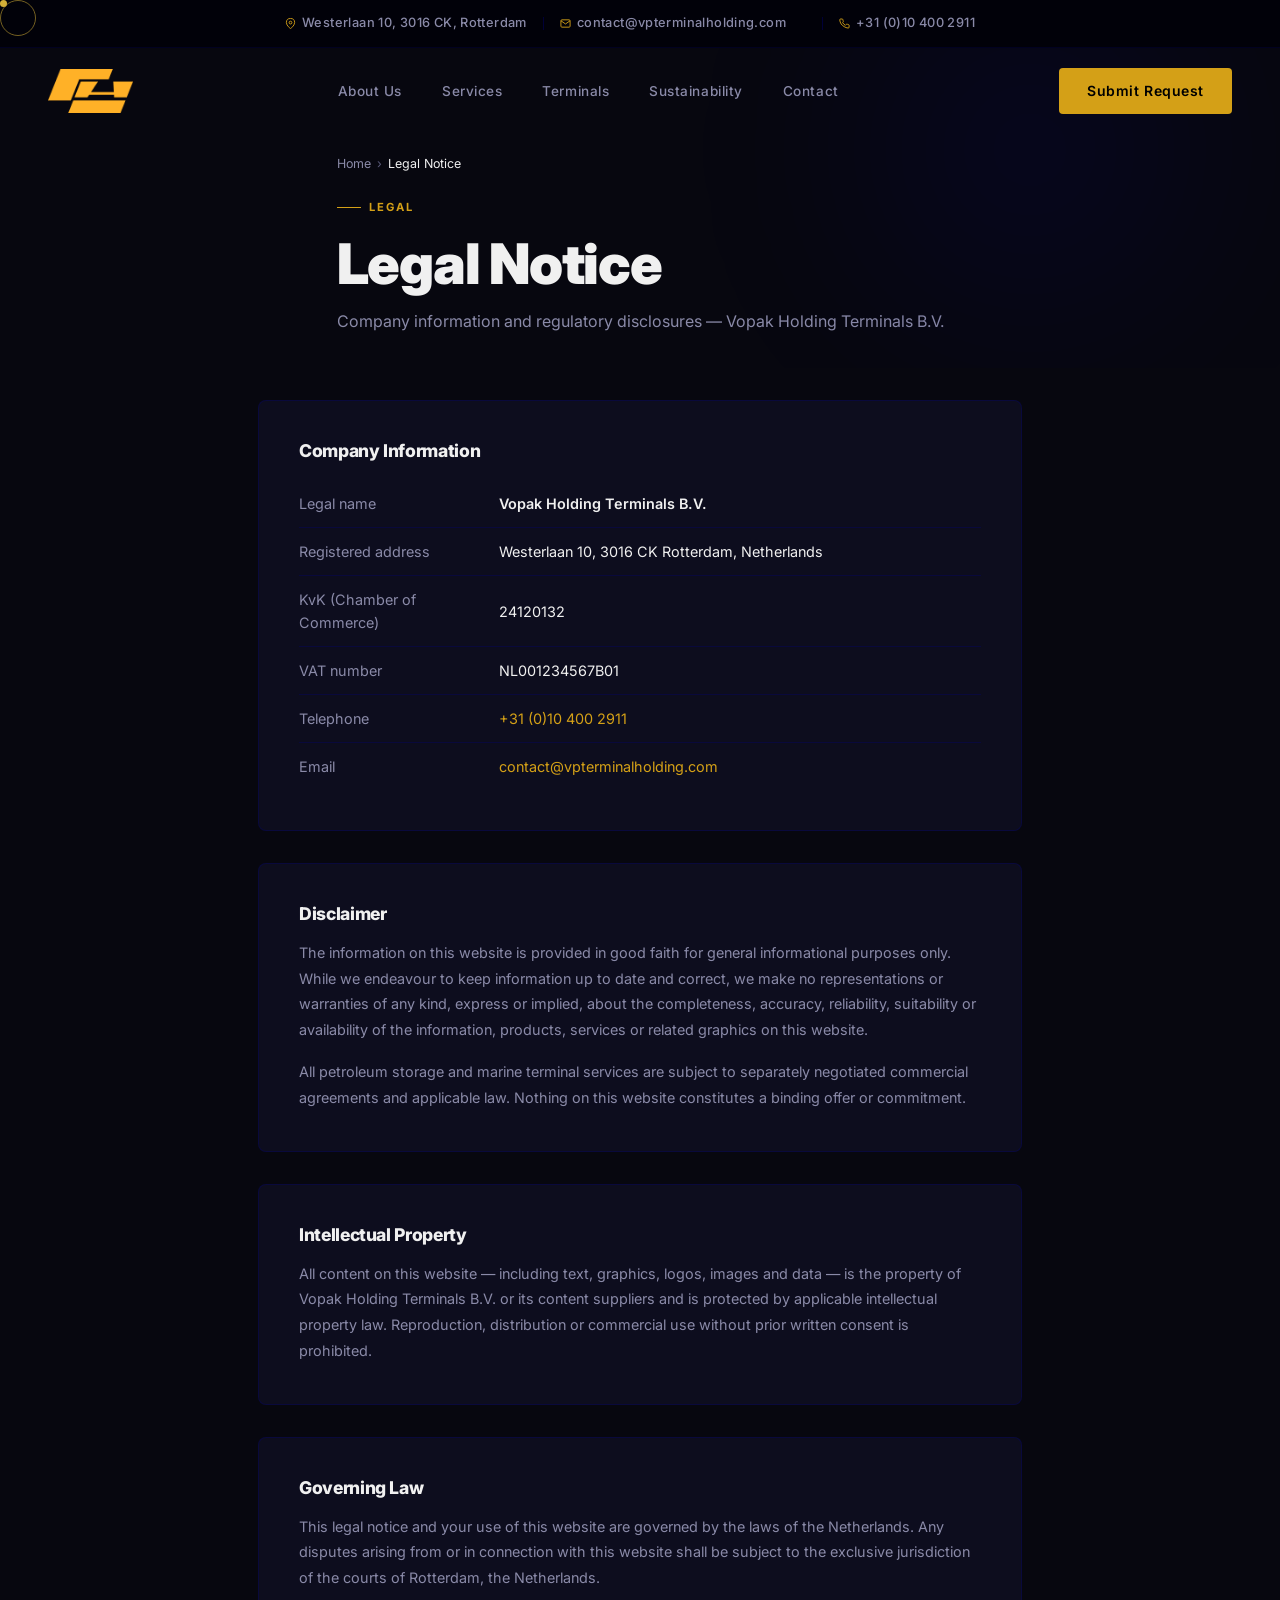
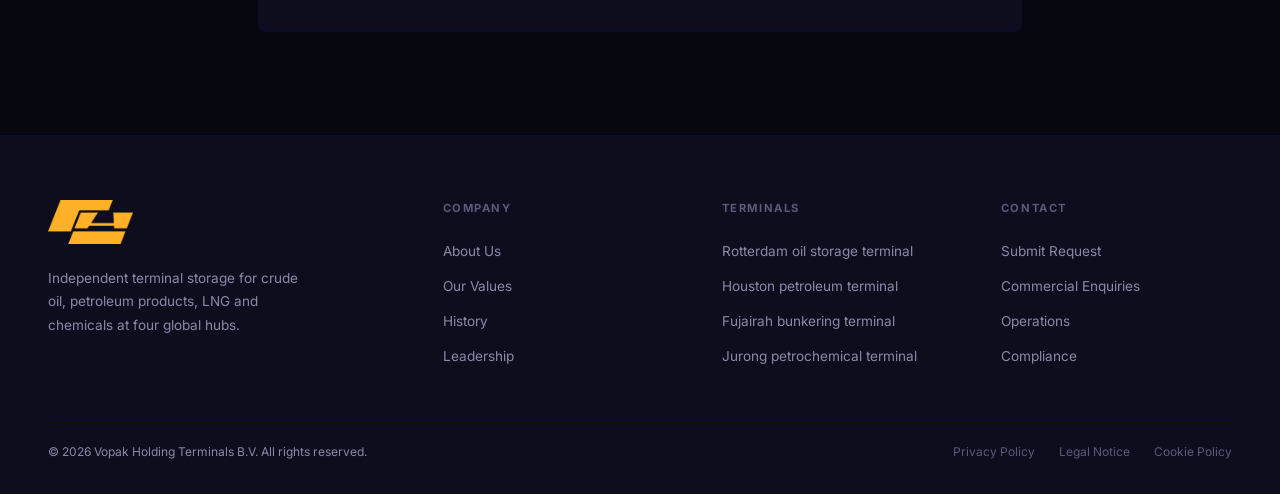
<file: legal-notice.html>
<!DOCTYPE html>
<html lang="en">
<head>
  <meta charset="UTF-8">
  <meta name="viewport" content="width=device-width, initial-scale=1.0, viewport-fit=cover">
  <title>Legal Notice | Vopak Holding Terminals B.V.</title>
  <meta name="description" content="Legal notice and company information for Vopak Holding Terminals B.V. — registered in the Netherlands, KvK 24120132. Contact details and regulatory disclosures.">
  <link rel="preconnect" href="https://fonts.googleapis.com">
  <link rel="preconnect" href="https://fonts.gstatic.com" crossorigin>
  <link href="https://fonts.googleapis.com/css2?family=Inter:wght@300;400;500;600;700;800;900&display=swap" rel="stylesheet">
  <link rel="icon" type="image/png" href="image/vopak-logo.png">
  <link rel="stylesheet" href="css/styles.css">
  <link rel="stylesheet" href="css/animations.css">
  <link rel="stylesheet" href="css/responsive.css">
  <meta name="robots" content="index, follow">
  <meta name="author" content="Vopak Holding Terminals B.V.">
  <link rel="sitemap" type="application/xml" href="/sitemap.xml">
  <link rel="canonical" href="https://www.vpterminalholding.com/legal-notice">
  <script type="application/ld+json">
  {
    "@context": "https://schema.org",
    "@type": "WebPage",
    "url": "https://www.vpterminalholding.com/legal-notice",
    "name": "Legal Notice | Vopak Holding Terminals B.V.",
    "description": "Legal notice and company information for Vopak Holding Terminals B.V.",
    "isPartOf": { "@id": "https://www.vpterminalholding.com/#website" },
    "breadcrumb": {
      "@type": "BreadcrumbList",
      "itemListElement": [
        { "@type": "ListItem", "position": 1, "name": "Home", "item": "https://www.vpterminalholding.com/" },
        { "@type": "ListItem", "position": 2, "name": "Legal Notice", "item": "https://www.vpterminalholding.com/legal-notice" }
      ]
    }
  }
  </script>
</head>
<body>

<!-- ══════════ TOP BAR ══════════ -->
<div class="topbar" role="complementary" aria-label="Company contact information">
  <div class="container">
    <div class="topbar-inner">
      <span class="topbar-item">
        <svg width="11" height="11" viewBox="0 0 24 24" fill="none" stroke="currentColor" stroke-width="2"><path d="M21 10c0 7-9 13-9 13s-9-6-9-13a9 9 0 0 1 18 0z"/><circle cx="12" cy="10" r="3"/></svg>
        Westerlaan 10, 3016 CK, Rotterdam
      </span>
      <div class="topbar-sep"></div>
      <span class="topbar-item">
        <svg width="11" height="11" viewBox="0 0 24 24" fill="none" stroke="currentColor" stroke-width="2"><path d="M4 4h16c1.1 0 2 .9 2 2v12c0 1.1-.9 2-2 2H4c-1.1 0-2-.9-2-2V6c0-1.1.9-2 2-2z"/><polyline points="22,6 12,13 2,6"/></svg>
        <a href="mailto:contact@vpterminalholding.com">contact@vpterminalholding.com</a>
      </span>
      <div class="topbar-sep"></div>
      <span class="topbar-item">
        <svg width="11" height="11" viewBox="0 0 24 24" fill="none" stroke="currentColor" stroke-width="2"><path d="M22 16.92v3a2 2 0 0 1-2.18 2 19.79 19.79 0 0 1-8.63-3.07A19.5 19.5 0 0 1 4.69 13a19.79 19.79 0 0 1-3.07-8.67A2 2 0 0 1 3.6 2.18h3a2 2 0 0 1 2 1.72 12.84 12.84 0 0 0 .7 2.81 2 2 0 0 1-.45 2.11L7.91 9.91a16 16 0 0 0 6 6l1.91-1.91a2 2 0 0 1 2.11-.45 12.84 12.84 0 0 0 2.81.7A2 2 0 0 1 22 16.92z"/></svg>
        +31 (0)10 400 2911
      </span>
    </div>
  </div>
</div>

<!-- ══════════ NAVIGATION ══════════ -->
<nav class="nav" role="navigation" aria-label="Main navigation">
  <div class="container">
    <div class="nav-inner">
      <a href="index.html" class="nav-logo" aria-label="Vopak Holding Terminals home">
        <img src="image/vopak-logo.png" alt="Vopak Holding Terminals B.V. logo" style="height:44px;width:auto;display:block;">
      </a>
      <ul class="nav-links" role="list">
        <li><a href="about.html">About Us</a></li>
        <li><a href="services.html">Services</a></li>
        <li><a href="terminals.html">Terminals</a></li>
        <li><a href="sustainability.html">Sustainability</a></li>
        <li><a href="contact.html">Contact</a></li>
      </ul>
      <a href="contact.html" class="btn btn-primary nav-cta">Submit Request</a>
      <button class="nav-hamburger" aria-label="Toggle mobile menu" aria-expanded="false">
        <span></span><span></span><span></span>
      </button>
    </div>
  </div>
</nav>
<div class="nav-mobile" role="dialog" aria-label="Mobile navigation">
  <a href="about.html">About Us</a>
  <a href="services.html">Services</a>
  <a href="terminals.html">Terminals</a>
  <a href="sustainability.html">Sustainability</a>
  <a href="contact.html">Contact</a>
  <a href="contact.html" class="btn btn-primary">Submit Request</a>
</div>

<!-- ══════════ CONTENT ══════════ -->
<section class="hero hero-slim" style="min-height:auto; padding-bottom:2rem;" aria-labelledby="ln-heading">
  <div class="hero-orb hero-orb-1" aria-hidden="true"></div>
  <div class="container">
    <nav aria-label="Breadcrumb" style="margin-bottom:1rem; padding-top:1rem;">
      <ol style="display:flex;align-items:center;gap:0.4rem;list-style:none;padding:0;margin:0;font-size:0.78rem;color:var(--text-dim);">
        <li><a href="index.html" style="color:var(--text-muted);text-decoration:none;">Home</a></li>
        <li aria-hidden="true">›</li>
        <li style="color:var(--text);">Legal Notice</li>
      </ol>
    </nav>
    <div class="section-label">Legal</div>
    <h1 id="ln-heading" style="font-size:clamp(2rem,5vw,3.5rem);">Legal Notice</h1>
    <p style="max-width:620px; margin-top:1rem; color:var(--text-muted);">Company information and regulatory disclosures — Vopak Holding Terminals B.V.</p>
  </div>
</section>

<section class="section" style="padding-top:2rem;">
  <div class="container" style="max-width:860px;">

    <div style="background:var(--bg-alt); border:1px solid var(--border); border-radius:var(--radius-lg); padding:2.5rem; margin-bottom:2rem;">
      <h2 style="font-size:1.1rem; margin-bottom:1.25rem;">Company Information</h2>
      <table style="width:100%; font-size:.9rem; border-collapse:collapse;">
        <tbody>
          <tr style="border-bottom:1px solid var(--border);">
            <td style="padding:.75rem 0; color:var(--text-muted); width:200px;">Legal name</td>
            <td style="padding:.75rem 0; font-weight:600;">Vopak Holding Terminals B.V.</td>
          </tr>
          <tr style="border-bottom:1px solid var(--border);">
            <td style="padding:.75rem 0; color:var(--text-muted);">Registered address</td>
            <td style="padding:.75rem 0;">Westerlaan 10, 3016 CK Rotterdam, Netherlands</td>
          </tr>
          <tr style="border-bottom:1px solid var(--border);">
            <td style="padding:.75rem 0; color:var(--text-muted);">KvK (Chamber of Commerce)</td>
            <td style="padding:.75rem 0;">24120132</td>
          </tr>
          <tr style="border-bottom:1px solid var(--border);">
            <td style="padding:.75rem 0; color:var(--text-muted);">VAT number</td>
            <td style="padding:.75rem 0;">NL001234567B01</td>
          </tr>
          <tr style="border-bottom:1px solid var(--border);">
            <td style="padding:.75rem 0; color:var(--text-muted);">Telephone</td>
            <td style="padding:.75rem 0;"><a href="tel:+31104002911" style="color:var(--gold);">+31 (0)10 400 2911</a></td>
          </tr>
          <tr>
            <td style="padding:.75rem 0; color:var(--text-muted);">Email</td>
            <td style="padding:.75rem 0;"><a href="mailto:contact@vpterminalholding.com" style="color:var(--gold);">contact@vpterminalholding.com</a></td>
          </tr>
        </tbody>
      </table>
    </div>

    <div style="background:var(--bg-alt); border:1px solid var(--border); border-radius:var(--radius-lg); padding:2.5rem; margin-bottom:2rem;">
      <h2 style="font-size:1.1rem; margin-bottom:1rem;">Disclaimer</h2>
      <p style="font-size:.9rem; line-height:1.8; margin-bottom:1rem;">The information on this website is provided in good faith for general informational purposes only. While we endeavour to keep information up to date and correct, we make no representations or warranties of any kind, express or implied, about the completeness, accuracy, reliability, suitability or availability of the information, products, services or related graphics on this website.</p>
      <p style="font-size:.9rem; line-height:1.8;">All petroleum storage and marine terminal services are subject to separately negotiated commercial agreements and applicable law. Nothing on this website constitutes a binding offer or commitment.</p>
    </div>

    <div style="background:var(--bg-alt); border:1px solid var(--border); border-radius:var(--radius-lg); padding:2.5rem; margin-bottom:2rem;">
      <h2 style="font-size:1.1rem; margin-bottom:1rem;">Intellectual Property</h2>
      <p style="font-size:.9rem; line-height:1.8;">All content on this website — including text, graphics, logos, images and data — is the property of Vopak Holding Terminals B.V. or its content suppliers and is protected by applicable intellectual property law. Reproduction, distribution or commercial use without prior written consent is prohibited.</p>
    </div>

    <div style="background:var(--bg-alt); border:1px solid var(--border); border-radius:var(--radius-lg); padding:2.5rem;">
      <h2 style="font-size:1.1rem; margin-bottom:1rem;">Governing Law</h2>
      <p style="font-size:.9rem; line-height:1.8;">This legal notice and your use of this website are governed by the laws of the Netherlands. Any disputes arising from or in connection with this website shall be subject to the exclusive jurisdiction of the courts of Rotterdam, the Netherlands.</p>
    </div>

  </div>
</section>

<!-- ══════════ FOOTER ══════════ -->
<footer class="footer">
  <div class="container">
    <div class="footer-grid">
      <div class="footer-brand">
        <a href="index.html" class="nav-logo" style="display:inline-flex;">
          <img src="image/vopak-logo.png" alt="Vopak Holding Terminals B.V. logo" style="height:44px;width:auto;display:block;">
        </a>
        <p>Independent terminal storage for crude oil, petroleum products, LNG and chemicals at four global hubs.</p>
      </div>
      <div class="footer-col">
        <h5>Company</h5>
        <ul>
          <li><a href="about.html">About Us</a></li>
          <li><a href="about.html#values">Our Values</a></li>
          <li><a href="about.html#timeline">History</a></li>
          <li><a href="about.html#team">Leadership</a></li>
        </ul>
      </div>
      <div class="footer-col">
        <h5>Terminals</h5>
        <ul>
          <li><a href="terminals.html#rotterdam">Rotterdam oil storage terminal</a></li>
          <li><a href="terminals.html#houston">Houston petroleum terminal</a></li>
          <li><a href="terminals.html#fujairah">Fujairah bunkering terminal</a></li>
          <li><a href="terminals.html#jurong">Jurong petrochemical terminal</a></li>
        </ul>
      </div>
      <div class="footer-col">
        <h5>Contact</h5>
        <ul>
          <li><a href="contact.html">Submit Request</a></li>
          <li><a href="contact.html">Commercial Enquiries</a></li>
          <li><a href="contact.html">Operations</a></li>
          <li><a href="contact.html">Compliance</a></li>
        </ul>
      </div>
    </div>
    <div class="footer-bottom">
      <p class="text-muted">© 2026 Vopak Holding Terminals B.V. All rights reserved.</p>
      <div class="footer-legal">
        <a href="privacy-policy.html">Privacy Policy</a>
        <a href="legal-notice.html">Legal Notice</a>
        <a href="cookie-policy.html">Cookie Policy</a>
      </div>
    </div>
  </div>
</footer>

<script src="js/animations.js" defer></script>
<script src="js/main.js" defer></script>
</body>
</html>
</file>
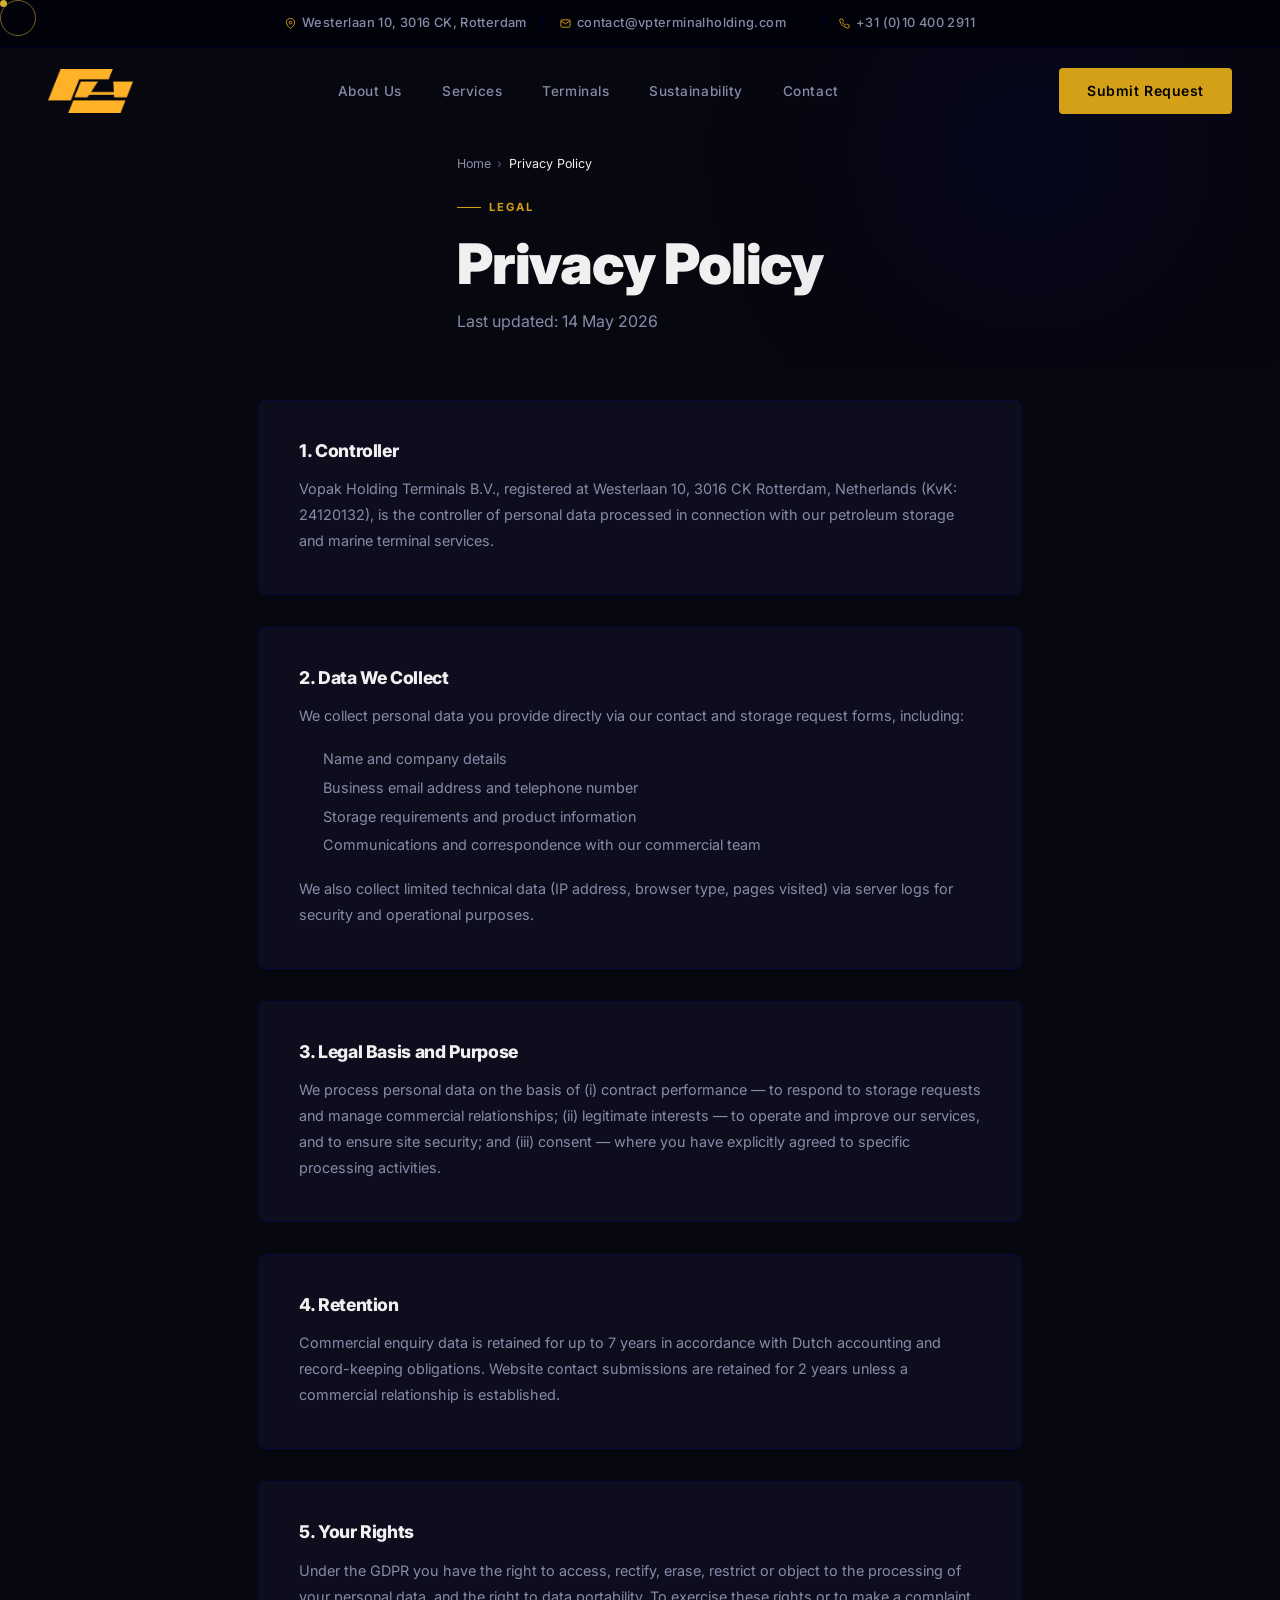
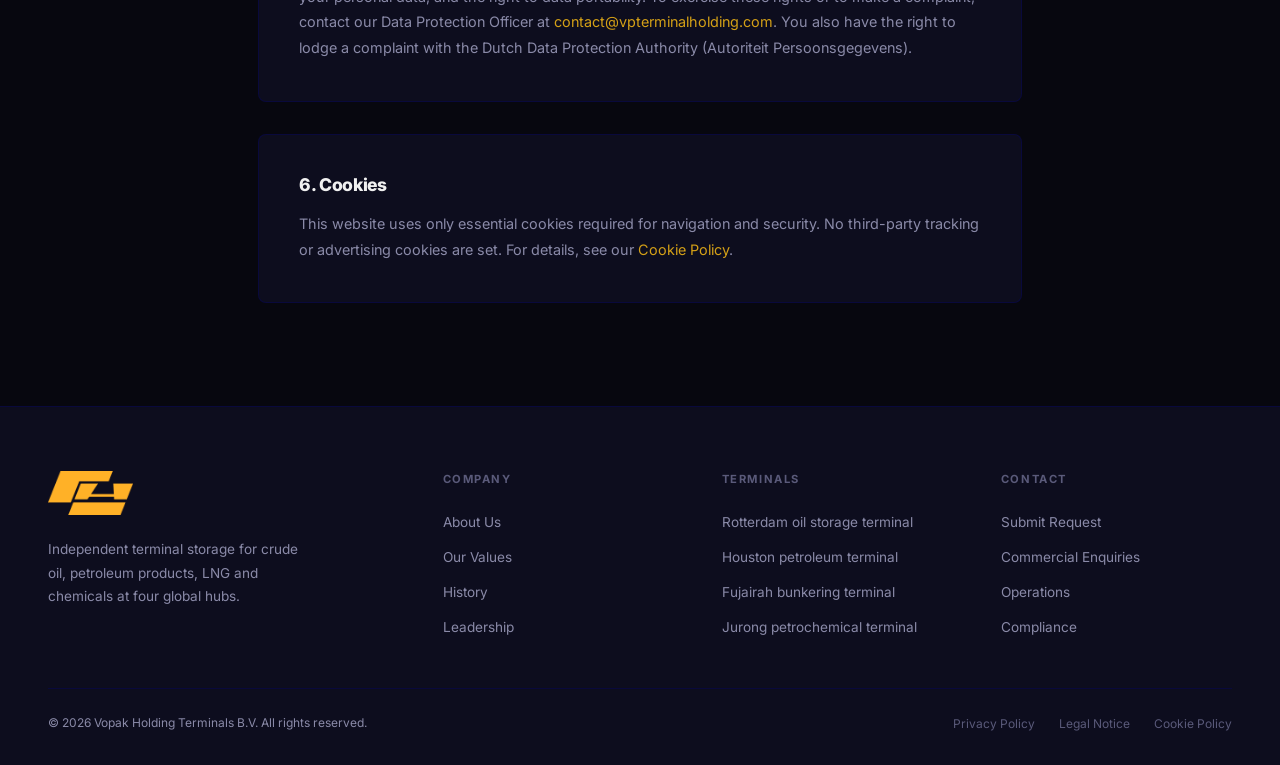
<file: privacy-policy.html>
<!DOCTYPE html>
<html lang="en">
<head>
  <meta charset="UTF-8">
  <meta name="viewport" content="width=device-width, initial-scale=1.0, viewport-fit=cover">
  <title>Privacy Policy | Vopak Holding Terminals B.V.</title>
  <meta name="description" content="Privacy Policy of Vopak Holding Terminals B.V. — how we collect, use and protect personal data in connection with our petroleum storage and marine terminal services.">
  <link rel="preconnect" href="https://fonts.googleapis.com">
  <link rel="preconnect" href="https://fonts.gstatic.com" crossorigin>
  <link href="https://fonts.googleapis.com/css2?family=Inter:wght@300;400;500;600;700;800;900&display=swap" rel="stylesheet">
  <link rel="icon" type="image/png" href="image/vopak-logo.png">
  <link rel="stylesheet" href="css/styles.css">
  <link rel="stylesheet" href="css/animations.css">
  <link rel="stylesheet" href="css/responsive.css">
  <meta name="robots" content="index, follow">
  <meta name="author" content="Vopak Holding Terminals B.V.">
  <link rel="sitemap" type="application/xml" href="/sitemap.xml">
  <link rel="canonical" href="https://www.vpterminalholding.com/privacy-policy">
  <script type="application/ld+json">
  {
    "@context": "https://schema.org",
    "@type": "WebPage",
    "url": "https://www.vpterminalholding.com/privacy-policy",
    "name": "Privacy Policy | Vopak Holding Terminals B.V.",
    "description": "Privacy Policy of Vopak Holding Terminals B.V.",
    "isPartOf": { "@id": "https://www.vpterminalholding.com/#website" },
    "breadcrumb": {
      "@type": "BreadcrumbList",
      "itemListElement": [
        { "@type": "ListItem", "position": 1, "name": "Home", "item": "https://www.vpterminalholding.com/" },
        { "@type": "ListItem", "position": 2, "name": "Privacy Policy", "item": "https://www.vpterminalholding.com/privacy-policy" }
      ]
    }
  }
  </script>
</head>
<body>

<!-- ══════════ TOP BAR ══════════ -->
<div class="topbar" role="complementary" aria-label="Company contact information">
  <div class="container">
    <div class="topbar-inner">
      <span class="topbar-item">
        <svg width="11" height="11" viewBox="0 0 24 24" fill="none" stroke="currentColor" stroke-width="2"><path d="M21 10c0 7-9 13-9 13s-9-6-9-13a9 9 0 0 1 18 0z"/><circle cx="12" cy="10" r="3"/></svg>
        Westerlaan 10, 3016 CK, Rotterdam
      </span>
      <div class="topbar-sep"></div>
      <span class="topbar-item">
        <svg width="11" height="11" viewBox="0 0 24 24" fill="none" stroke="currentColor" stroke-width="2"><path d="M4 4h16c1.1 0 2 .9 2 2v12c0 1.1-.9 2-2 2H4c-1.1 0-2-.9-2-2V6c0-1.1.9-2 2-2z"/><polyline points="22,6 12,13 2,6"/></svg>
        <a href="mailto:contact@vpterminalholding.com">contact@vpterminalholding.com</a>
      </span>
      <div class="topbar-sep"></div>
      <span class="topbar-item">
        <svg width="11" height="11" viewBox="0 0 24 24" fill="none" stroke="currentColor" stroke-width="2"><path d="M22 16.92v3a2 2 0 0 1-2.18 2 19.79 19.79 0 0 1-8.63-3.07A19.5 19.5 0 0 1 4.69 13a19.79 19.79 0 0 1-3.07-8.67A2 2 0 0 1 3.6 2.18h3a2 2 0 0 1 2 1.72 12.84 12.84 0 0 0 .7 2.81 2 2 0 0 1-.45 2.11L7.91 9.91a16 16 0 0 0 6 6l1.91-1.91a2 2 0 0 1 2.11-.45 12.84 12.84 0 0 0 2.81.7A2 2 0 0 1 22 16.92z"/></svg>
        +31 (0)10 400 2911
      </span>
    </div>
  </div>
</div>

<!-- ══════════ NAVIGATION ══════════ -->
<nav class="nav" role="navigation" aria-label="Main navigation">
  <div class="container">
    <div class="nav-inner">
      <a href="index.html" class="nav-logo" aria-label="Vopak Holding Terminals home">
        <img src="image/vopak-logo.png" alt="Vopak Holding Terminals B.V. logo" style="height:44px;width:auto;display:block;">
      </a>
      <ul class="nav-links" role="list">
        <li><a href="about.html">About Us</a></li>
        <li><a href="services.html">Services</a></li>
        <li><a href="terminals.html">Terminals</a></li>
        <li><a href="sustainability.html">Sustainability</a></li>
        <li><a href="contact.html">Contact</a></li>
      </ul>
      <a href="contact.html" class="btn btn-primary nav-cta">Submit Request</a>
      <button class="nav-hamburger" aria-label="Toggle mobile menu" aria-expanded="false">
        <span></span><span></span><span></span>
      </button>
    </div>
  </div>
</nav>
<div class="nav-mobile" role="dialog" aria-label="Mobile navigation">
  <a href="about.html">About Us</a>
  <a href="services.html">Services</a>
  <a href="terminals.html">Terminals</a>
  <a href="sustainability.html">Sustainability</a>
  <a href="contact.html">Contact</a>
  <a href="contact.html" class="btn btn-primary">Submit Request</a>
</div>

<!-- ══════════ CONTENT ══════════ -->
<section class="hero hero-slim" style="min-height:auto; padding-bottom:2rem;" aria-labelledby="pp-heading">
  <div class="hero-orb hero-orb-1" aria-hidden="true"></div>
  <div class="container">
    <nav aria-label="Breadcrumb" style="margin-bottom:1rem; padding-top:1rem;">
      <ol style="display:flex;align-items:center;gap:0.4rem;list-style:none;padding:0;margin:0;font-size:0.78rem;color:var(--text-dim);">
        <li><a href="index.html" style="color:var(--text-muted);text-decoration:none;">Home</a></li>
        <li aria-hidden="true">›</li>
        <li style="color:var(--text);">Privacy Policy</li>
      </ol>
    </nav>
    <div class="section-label">Legal</div>
    <h1 id="pp-heading" style="font-size:clamp(2rem,5vw,3.5rem);">Privacy Policy</h1>
    <p style="max-width:620px; margin-top:1rem; color:var(--text-muted);">Last updated: 14 May 2026</p>
  </div>
</section>

<section class="section" style="padding-top:2rem;">
  <div class="container" style="max-width:860px;">

    <div style="background:var(--bg-alt); border:1px solid var(--border); border-radius:var(--radius-lg); padding:2.5rem; margin-bottom:2rem;">
      <h2 style="font-size:1.1rem; margin-bottom:1rem;">1. Controller</h2>
      <p style="font-size:.9rem; line-height:1.8;">Vopak Holding Terminals B.V., registered at Westerlaan 10, 3016 CK Rotterdam, Netherlands (KvK: 24120132), is the controller of personal data processed in connection with our petroleum storage and marine terminal services.</p>
    </div>

    <div style="background:var(--bg-alt); border:1px solid var(--border); border-radius:var(--radius-lg); padding:2.5rem; margin-bottom:2rem;">
      <h2 style="font-size:1.1rem; margin-bottom:1rem;">2. Data We Collect</h2>
      <p style="font-size:.9rem; line-height:1.8; margin-bottom:1rem;">We collect personal data you provide directly via our contact and storage request forms, including:</p>
      <ul style="font-size:.9rem; line-height:2; padding-left:1.5rem; color:var(--text-muted);">
        <li>Name and company details</li>
        <li>Business email address and telephone number</li>
        <li>Storage requirements and product information</li>
        <li>Communications and correspondence with our commercial team</li>
      </ul>
      <p style="font-size:.9rem; line-height:1.8; margin-top:1rem;">We also collect limited technical data (IP address, browser type, pages visited) via server logs for security and operational purposes.</p>
    </div>

    <div style="background:var(--bg-alt); border:1px solid var(--border); border-radius:var(--radius-lg); padding:2.5rem; margin-bottom:2rem;">
      <h2 style="font-size:1.1rem; margin-bottom:1rem;">3. Legal Basis and Purpose</h2>
      <p style="font-size:.9rem; line-height:1.8;">We process personal data on the basis of (i) contract performance — to respond to storage requests and manage commercial relationships; (ii) legitimate interests — to operate and improve our services, and to ensure site security; and (iii) consent — where you have explicitly agreed to specific processing activities.</p>
    </div>

    <div style="background:var(--bg-alt); border:1px solid var(--border); border-radius:var(--radius-lg); padding:2.5rem; margin-bottom:2rem;">
      <h2 style="font-size:1.1rem; margin-bottom:1rem;">4. Retention</h2>
      <p style="font-size:.9rem; line-height:1.8;">Commercial enquiry data is retained for up to 7 years in accordance with Dutch accounting and record-keeping obligations. Website contact submissions are retained for 2 years unless a commercial relationship is established.</p>
    </div>

    <div style="background:var(--bg-alt); border:1px solid var(--border); border-radius:var(--radius-lg); padding:2.5rem; margin-bottom:2rem;">
      <h2 style="font-size:1.1rem; margin-bottom:1rem;">5. Your Rights</h2>
      <p style="font-size:.9rem; line-height:1.8;">Under the GDPR you have the right to access, rectify, erase, restrict or object to the processing of your personal data, and the right to data portability. To exercise these rights or to make a complaint, contact our Data Protection Officer at <a href="mailto:contact@vpterminalholding.com" style="color:var(--gold);">contact@vpterminalholding.com</a>. You also have the right to lodge a complaint with the Dutch Data Protection Authority (Autoriteit Persoonsgegevens).</p>
    </div>

    <div style="background:var(--bg-alt); border:1px solid var(--border); border-radius:var(--radius-lg); padding:2.5rem;">
      <h2 style="font-size:1.1rem; margin-bottom:1rem;">6. Cookies</h2>
      <p style="font-size:.9rem; line-height:1.8;">This website uses only essential cookies required for navigation and security. No third-party tracking or advertising cookies are set. For details, see our <a href="cookie-policy.html" style="color:var(--gold);">Cookie Policy</a>.</p>
    </div>

  </div>
</section>

<!-- ══════════ FOOTER ══════════ -->
<footer class="footer">
  <div class="container">
    <div class="footer-grid">
      <div class="footer-brand">
        <a href="index.html" class="nav-logo" style="display:inline-flex;">
          <img src="image/vopak-logo.png" alt="Vopak Holding Terminals B.V. logo" style="height:44px;width:auto;display:block;">
        </a>
        <p>Independent terminal storage for crude oil, petroleum products, LNG and chemicals at four global hubs.</p>
      </div>
      <div class="footer-col">
        <h5>Company</h5>
        <ul>
          <li><a href="about.html">About Us</a></li>
          <li><a href="about.html#values">Our Values</a></li>
          <li><a href="about.html#timeline">History</a></li>
          <li><a href="about.html#team">Leadership</a></li>
        </ul>
      </div>
      <div class="footer-col">
        <h5>Terminals</h5>
        <ul>
          <li><a href="terminals.html#rotterdam">Rotterdam oil storage terminal</a></li>
          <li><a href="terminals.html#houston">Houston petroleum terminal</a></li>
          <li><a href="terminals.html#fujairah">Fujairah bunkering terminal</a></li>
          <li><a href="terminals.html#jurong">Jurong petrochemical terminal</a></li>
        </ul>
      </div>
      <div class="footer-col">
        <h5>Contact</h5>
        <ul>
          <li><a href="contact.html">Submit Request</a></li>
          <li><a href="contact.html">Commercial Enquiries</a></li>
          <li><a href="contact.html">Operations</a></li>
          <li><a href="contact.html">Compliance</a></li>
        </ul>
      </div>
    </div>
    <div class="footer-bottom">
      <p class="text-muted">© 2026 Vopak Holding Terminals B.V. All rights reserved.</p>
      <div class="footer-legal">
        <a href="privacy-policy.html">Privacy Policy</a>
        <a href="legal-notice.html">Legal Notice</a>
        <a href="cookie-policy.html">Cookie Policy</a>
      </div>
    </div>
  </div>
</footer>

<script src="js/animations.js" defer></script>
<script src="js/main.js" defer></script>
</body>
</html>
</file>
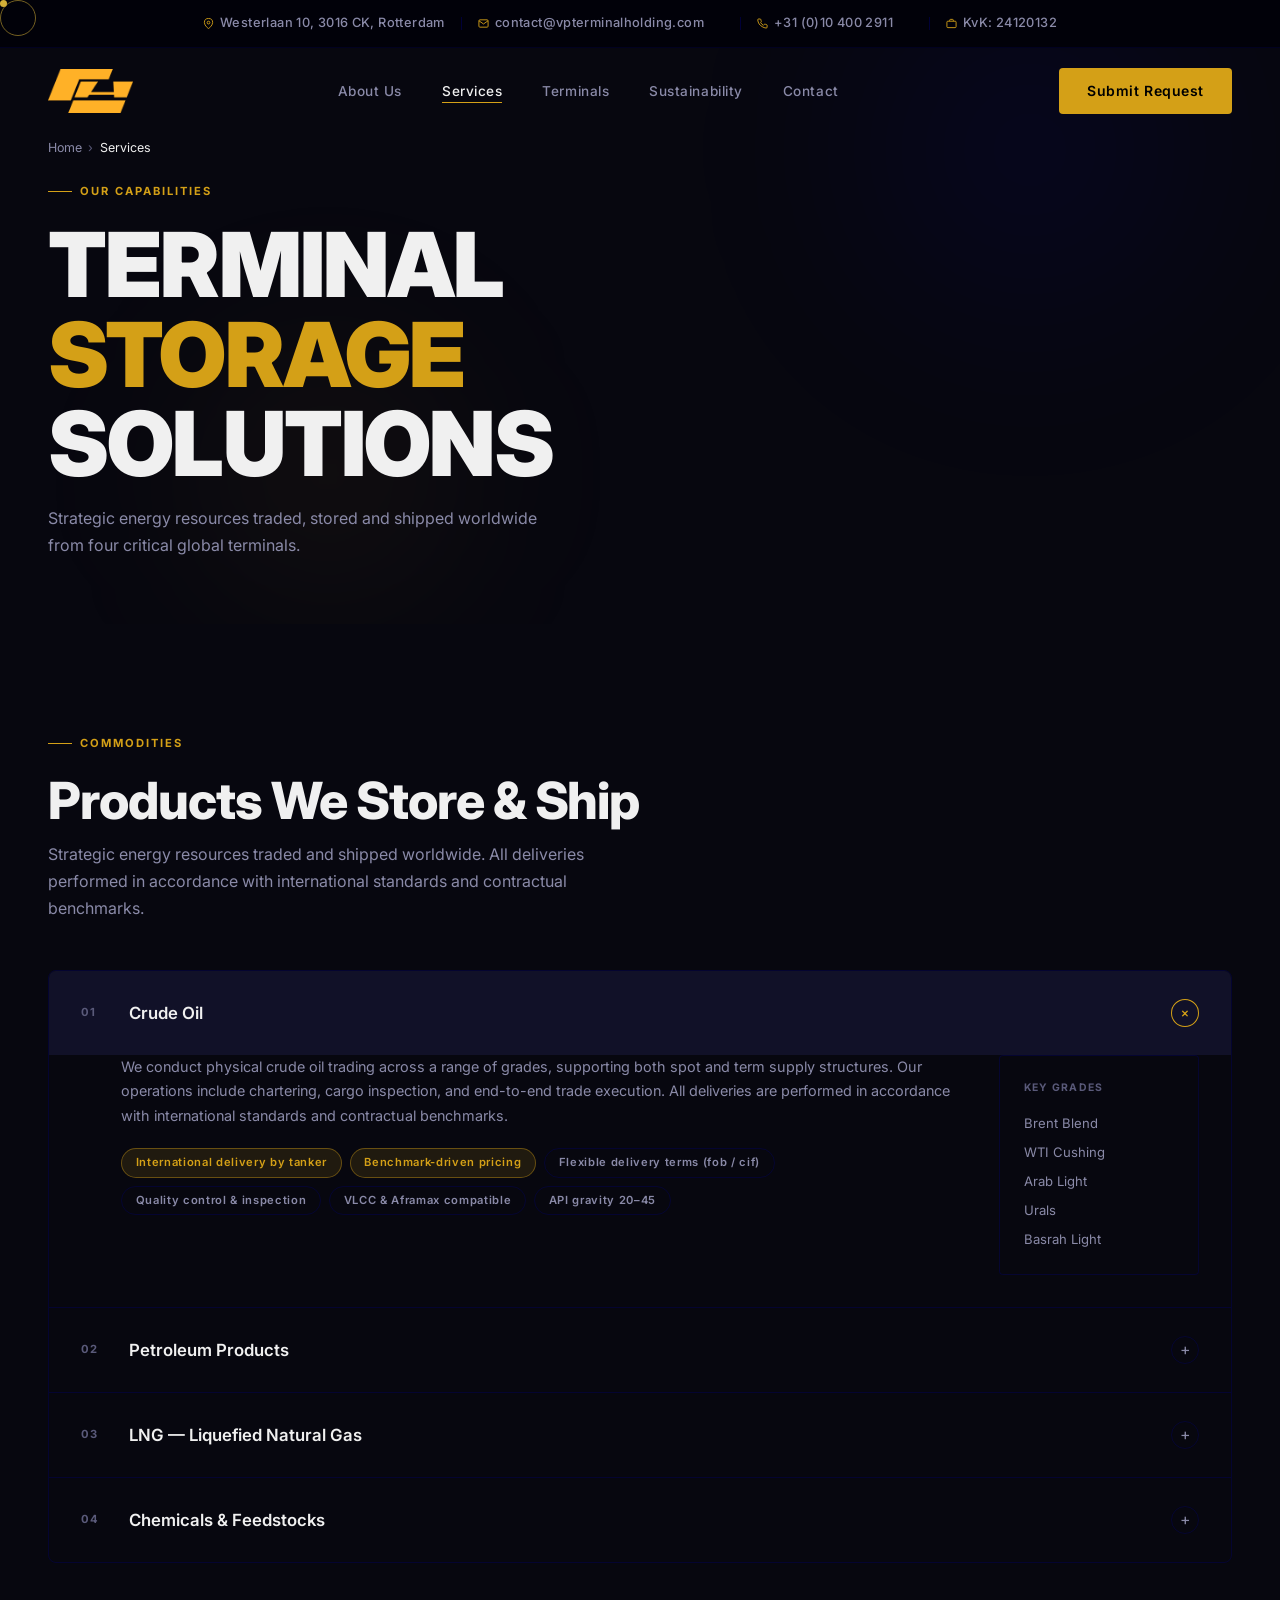
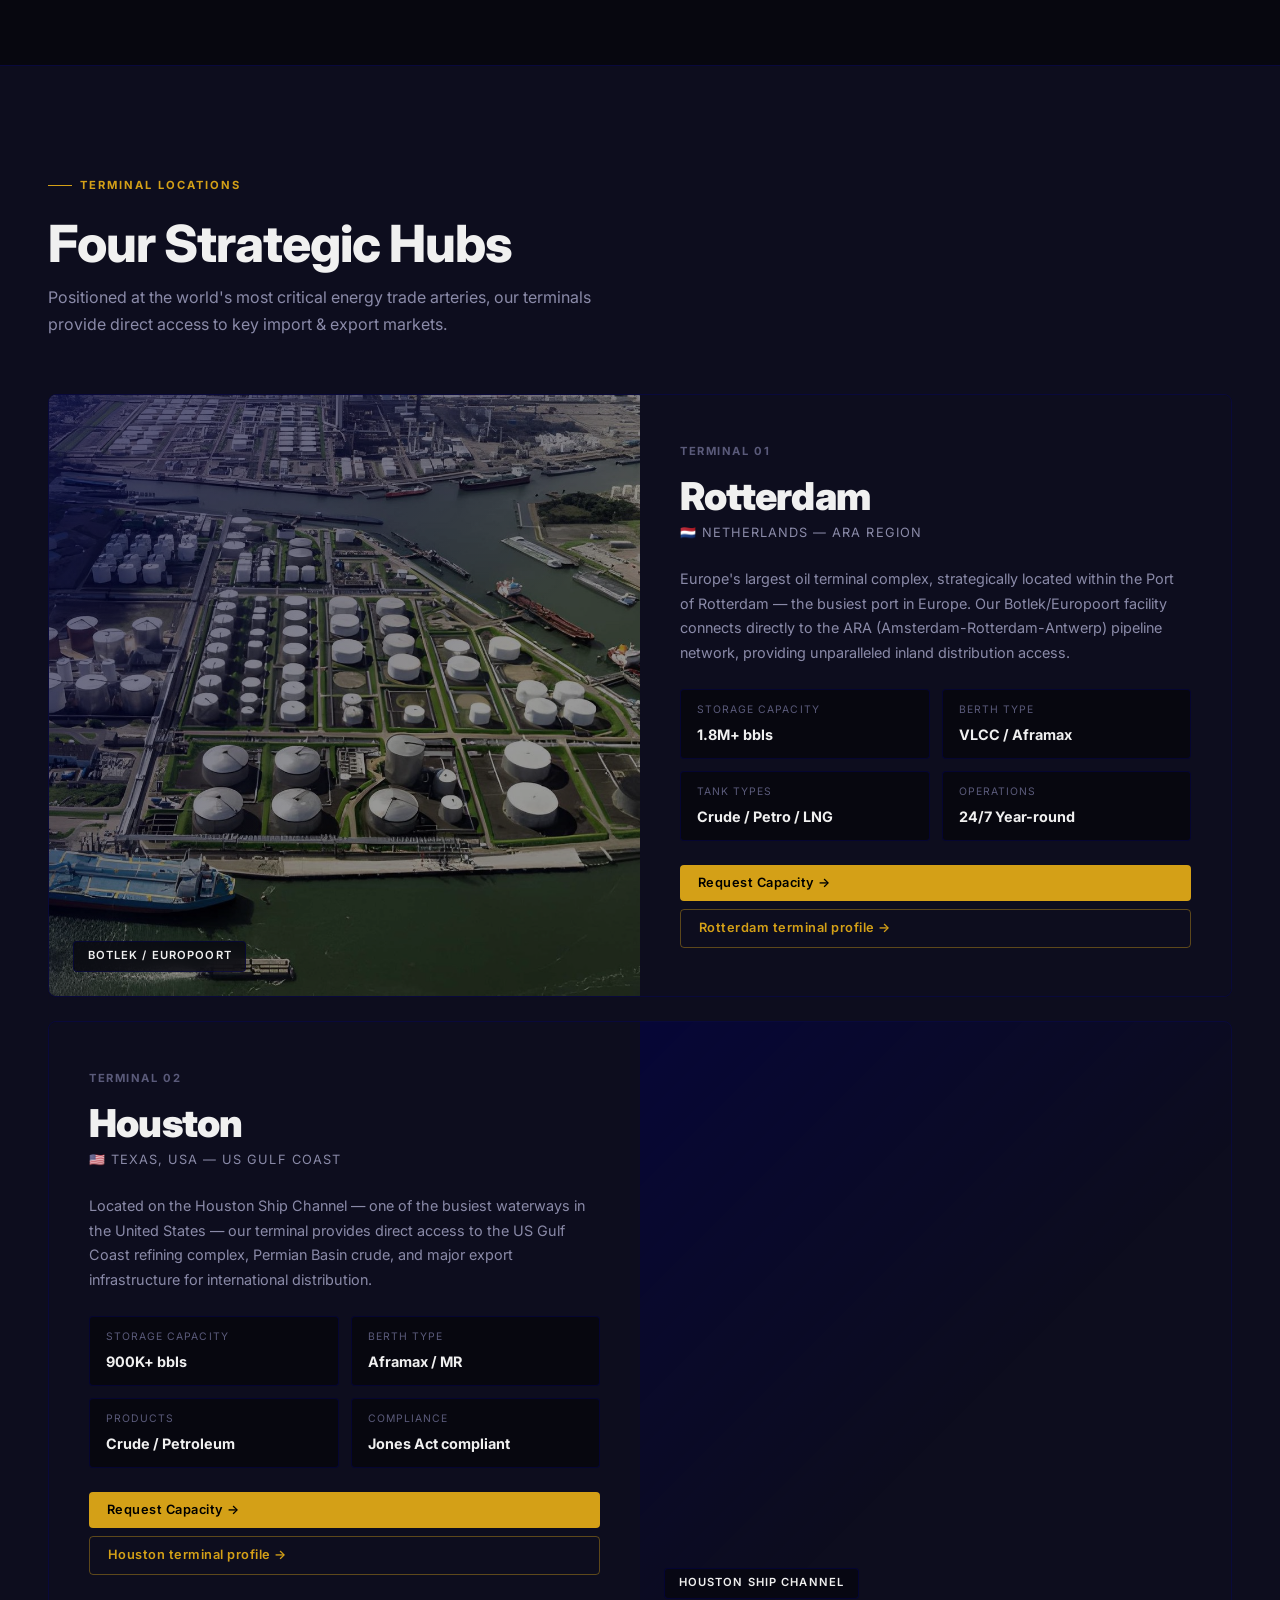
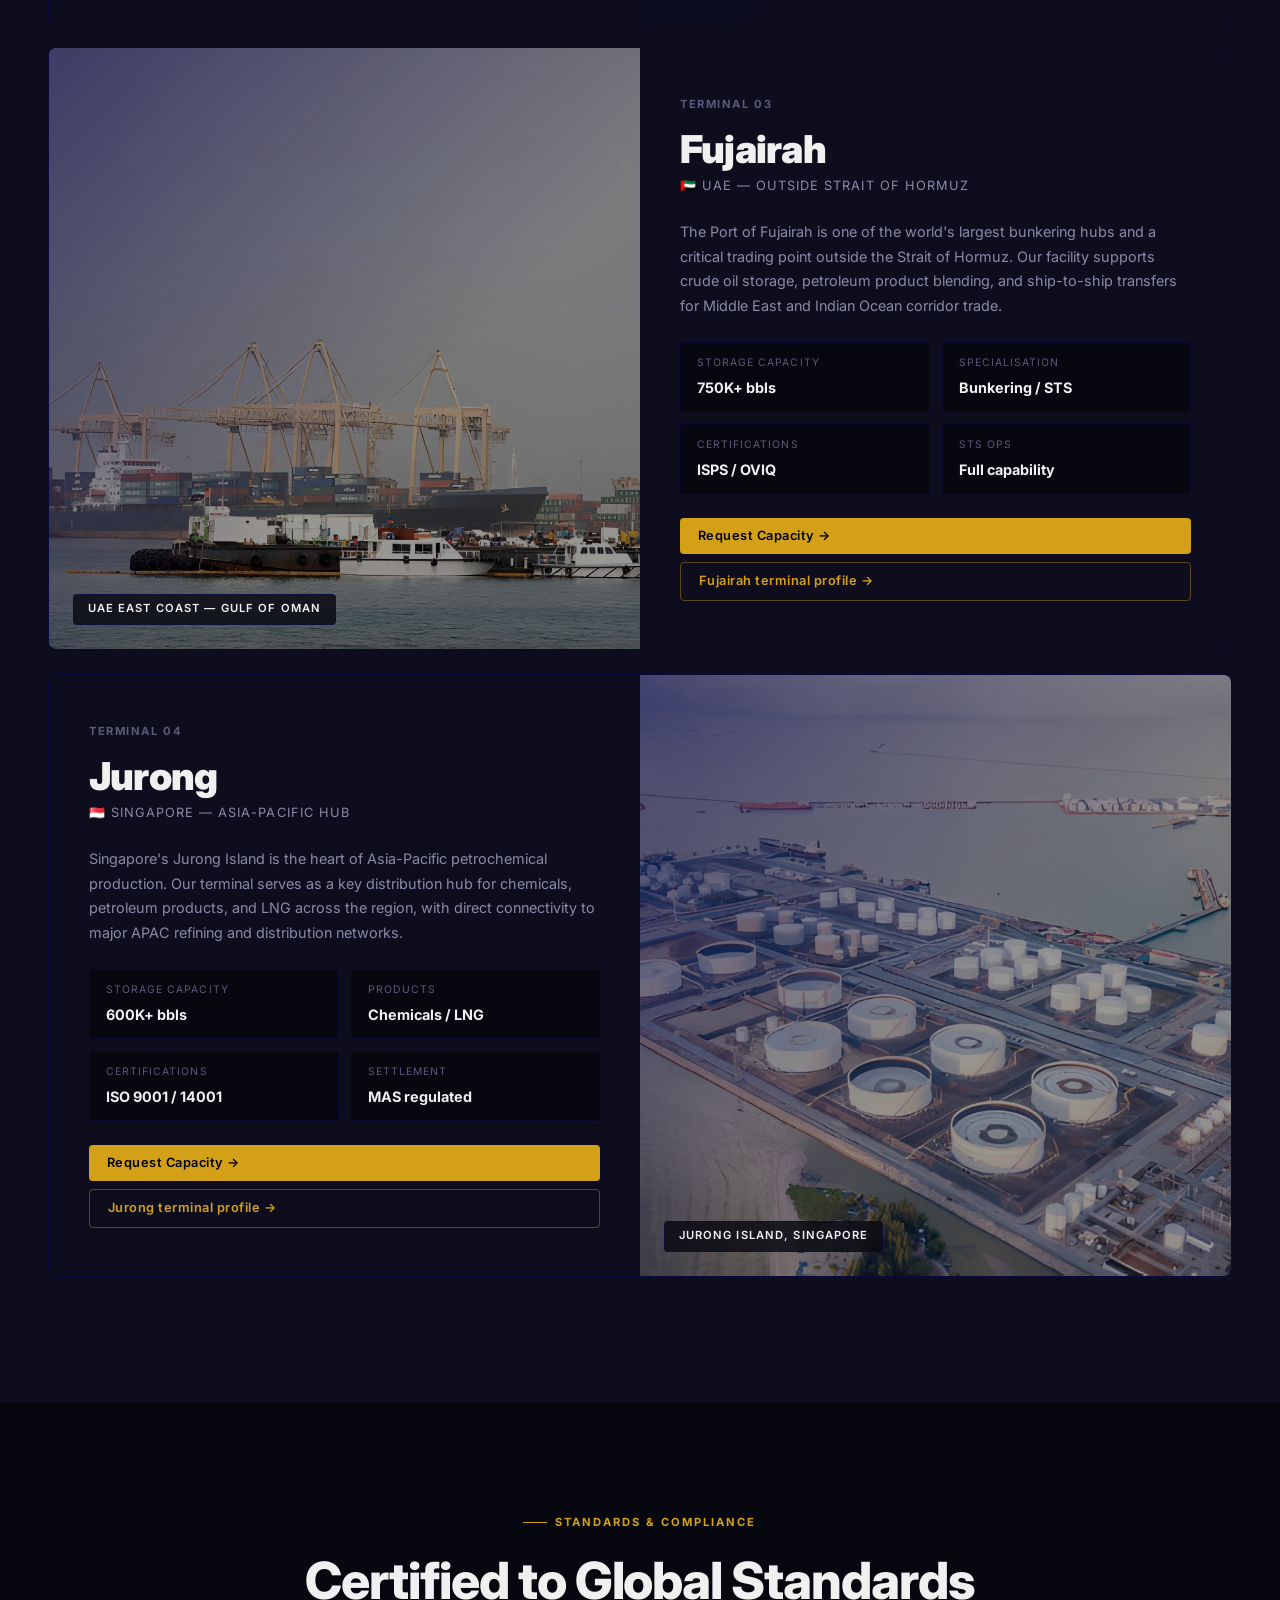
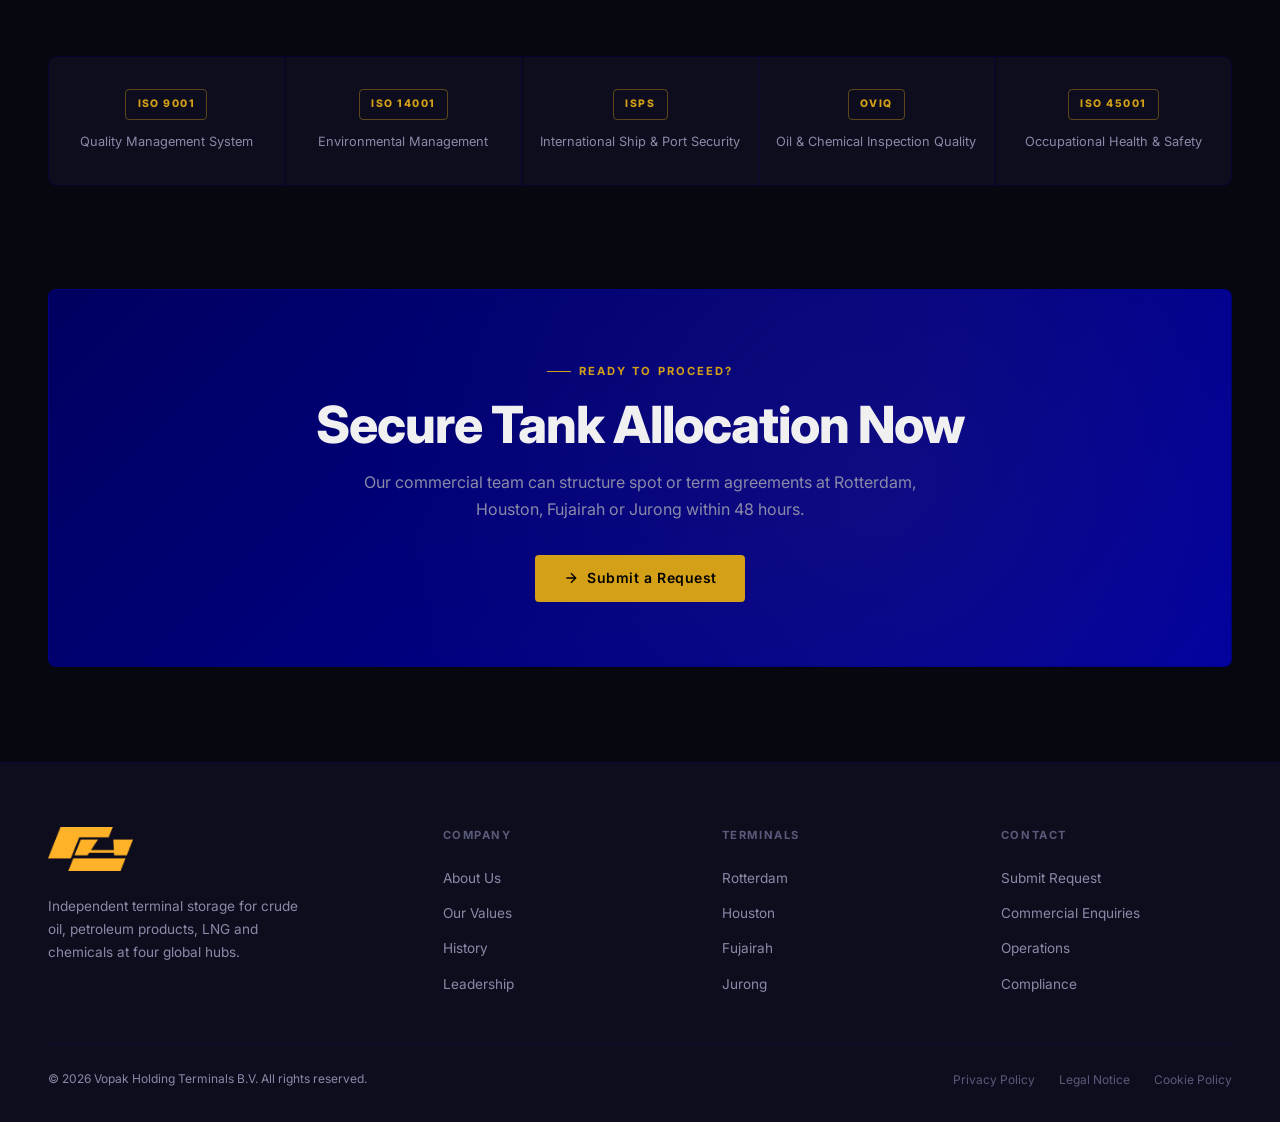
<file: services.html>
<!DOCTYPE html>
<html lang="en">
<head>
  <meta charset="UTF-8">
  <meta name="viewport" content="width=device-width, initial-scale=1.0, viewport-fit=cover">
  <title>Petroleum Storage Services — Crude Oil, LNG & Chemicals | Vopak Holding Terminals</title>
  <meta name="description" content="Tank farm storage services for crude oil, petroleum products, LNG and chemicals. Rotterdam, Houston, Fujairah and Jurong terminals. FOB/CIF delivery, 24/7 operations, ISO certified.">
  <link rel="preconnect" href="https://fonts.googleapis.com">
  <link rel="preconnect" href="https://fonts.gstatic.com" crossorigin>
  <link href="https://fonts.googleapis.com/css2?family=Inter:wght@300;400;500;600;700;800;900&display=swap" rel="stylesheet">
  <link rel="icon" type="image/png" href="image/vopak-logo.png">
  <link rel="stylesheet" href="css/styles.css">
  <link rel="stylesheet" href="css/animations.css">
  <link rel="stylesheet" href="css/responsive.css">
  <!-- SEO -->
  <meta name="robots" content="index, follow">
  <meta name="author" content="Vopak Holding Terminals B.V.">
  <meta name="keywords" content="petroleum storage services, tank farm services, oil logistics, energy storage solutions, marine terminal operations, petroleum tank leasing, crude oil storage, LNG storage, chemical storage, bunkering services, ship-to-ship transfer, FOB CIF storage">
  <meta name="theme-color" content="#07070f">
  <link rel="apple-touch-icon" href="image/vopak-logo.png">
  <link rel="sitemap" type="application/xml" href="/sitemap.xml">
  <link rel="canonical" href="https://www.vpterminalholding.com/services">
  <meta name="geo.region" content="NL-ZH">
  <meta name="geo.placename" content="Rotterdam">
  <meta name="geo.position" content="51.9225;4.4792">
  <meta name="ICBM" content="51.9225, 4.4792">
  <!-- Open Graph -->
  <meta property="og:type" content="website">
  <meta property="og:site_name" content="Vopak Holding Terminals B.V.">
  <meta property="og:locale" content="en_US">
  <meta property="og:url" content="https://www.vpterminalholding.com/services">
  <meta property="og:title" content="Petroleum Storage Services — Crude Oil, LNG &amp; Chemicals | Vopak Holding Terminals">
  <meta property="og:description" content="Tank farm storage services for crude oil, petroleum products, LNG and chemicals. Rotterdam, Houston, Fujairah and Jurong terminals. FOB/CIF delivery, 24/7 operations, ISO certified.">
  <meta property="og:image" content="https://www.vpterminalholding.com/image/VP-Rotterdam-NL.jpg">
  <meta property="og:image:width" content="1200">
  <meta property="og:image:height" content="630">
  <meta property="og:image:alt" content="Vopak Holding Terminals B.V. — Oil Terminal Storage Facilities">
  <!-- Twitter Card -->
  <meta name="twitter:card" content="summary_large_image">
  <meta name="twitter:title" content="Petroleum Storage Services — Crude Oil, LNG &amp; Chemicals | Vopak Holding Terminals">
  <meta name="twitter:description" content="Tank farm storage services for crude oil, petroleum products, LNG and chemicals. Rotterdam, Houston, Fujairah and Jurong terminals. FOB/CIF delivery, 24/7 operations, ISO certified.">
  <meta name="twitter:image" content="https://www.vpterminalholding.com/image/VP-Rotterdam-NL.jpg">
  <meta name="twitter:image:alt" content="Vopak Holding Terminals B.V. — Oil Terminal Storage Facilities">
  <!-- Structured Data -->
  <script type="application/ld+json">
  {
    "@context": "https://schema.org",
    "@graph": [
      {
        "@type": "Organization",
        "@id": "https://www.vpterminalholding.com/#organization",
        "name": "Vopak Holding Terminals B.V.",
        "url": "https://www.vpterminalholding.com",
        "logo": {
          "@type": "ImageObject",
          "url": "https://www.vpterminalholding.com/image/vopak-logo.png"
        },
        "description": "Independent terminal storage operator for crude oil, petroleum products, LNG and chemicals.",
        "address": {
          "@type": "PostalAddress",
          "streetAddress": "Westerlaan 10",
          "addressLocality": "Rotterdam",
          "postalCode": "3016 CK",
          "addressCountry": "NL"
        },
        "telephone": "+31-10-400-2911",
        "email": "contact@vpterminalholding.com"
      },
      {
        "@type": "WebPage",
        "@id": "https://www.vpterminalholding.com/services#webpage",
        "url": "https://www.vpterminalholding.com/services",
        "name": "Petroleum Storage Services & Oil Logistics | Vopak Holding Terminals",
        "description": "Petroleum storage, tank farm services & oil logistics at Rotterdam, Houston, Fujairah & Jurong. Crude oil, LNG, chemicals & petroleum products.",
        "isPartOf": { "@id": "https://www.vpterminalholding.com/#website" },
        "breadcrumb": {
          "@type": "BreadcrumbList",
          "itemListElement": [
            { "@type": "ListItem", "position": 1, "name": "Home", "item": "https://www.vpterminalholding.com/" },
            { "@type": "ListItem", "position": 2, "name": "Services & Terminals", "item": "https://www.vpterminalholding.com/services" }
          ]
        }
      },
      {
        "@type": "ItemList",
        "name": "Petroleum Storage & Tank Farm Services",
        "description": "Terminal storage services for petroleum, crude oil, LNG and chemicals at four global marine terminals.",
        "itemListElement": [
          {
            "@type": "ListItem", "position": 1,
            "item": {
              "@type": "Service",
              "name": "Petroleum Storage",
              "serviceType": "Petroleum Storage",
              "description": "Secure petroleum storage & tank leasing for crude oil and refined products at Rotterdam, Houston, Fujairah and Jurong marine terminals.",
              "provider": { "@id": "https://www.vpterminalholding.com/#organization" },
              "areaServed": [
                { "@type": "City", "name": "Rotterdam" }, { "@type": "City", "name": "Houston" },
                { "@type": "City", "name": "Fujairah" }, { "@type": "City", "name": "Jurong" }
              ]
            }
          },
          {
            "@type": "ListItem", "position": 2,
            "item": {
              "@type": "Service",
              "name": "Tank Farm Services",
              "serviceType": "Tank Farm Services",
              "description": "Full tank farm services including dedicated tank allocation, loading, discharge, product blending and quality control at four global energy storage facilities.",
              "provider": { "@id": "https://www.vpterminalholding.com/#organization" }
            }
          },
          {
            "@type": "ListItem", "position": 3,
            "item": {
              "@type": "Service",
              "name": "Energy Storage Solutions",
              "serviceType": "Energy Storage Solutions",
              "description": "LNG, crude oil and chemical energy storage solutions. ISO 14001 certified facilities with 24/7 marine terminal operations.",
              "provider": { "@id": "https://www.vpterminalholding.com/#organization" }
            }
          },
          {
            "@type": "ListItem", "position": 4,
            "item": {
              "@type": "Service",
              "name": "Oil Logistics",
              "serviceType": "Oil Logistics",
              "description": "End-to-end oil logistics: vessel scheduling, berth coordination, cargo inspection, customs documentation and multimodal delivery.",
              "provider": { "@id": "https://www.vpterminalholding.com/#organization" }
            }
          },
          {
            "@type": "ListItem", "position": 5,
            "item": {
              "@type": "Service",
              "name": "Marine Terminal Operations",
              "serviceType": "Marine Terminal Operations",
              "description": "24/7 marine terminal operations with VLCC/Aframax berths, ship-to-ship transfers, crude blending and ISPS/OVIQ certified facilities.",
              "provider": { "@id": "https://www.vpterminalholding.com/#organization" }
            }
          },
          {
            "@type": "ListItem", "position": 6,
            "item": {
              "@type": "Service",
              "name": "Petroleum Tank Leasing",
              "serviceType": "Petroleum Tank Leasing",
              "description": "Petroleum tank leasing on spot and term basis. Contractually guaranteed dedicated tank capacity with benchmark-driven pricing.",
              "provider": { "@id": "https://www.vpterminalholding.com/#organization" }
            }
          }
        ]
      }
    ]
  }
  </script>
</head>
<body>

<!-- ══════════ TOP BAR ══════════ -->
<div class="topbar" role="complementary" aria-label="Company contact information">
  <div class="container">
    <div class="topbar-inner">
      <span class="topbar-item">
        <svg width="11" height="11" viewBox="0 0 24 24" fill="none" stroke="currentColor" stroke-width="2"><path d="M21 10c0 7-9 13-9 13s-9-6-9-13a9 9 0 0 1 18 0z"/><circle cx="12" cy="10" r="3"/></svg>
        Westerlaan 10, 3016 CK, Rotterdam
      </span>
      <div class="topbar-sep"></div>
      <span class="topbar-item">
        <svg width="11" height="11" viewBox="0 0 24 24" fill="none" stroke="currentColor" stroke-width="2"><path d="M4 4h16c1.1 0 2 .9 2 2v12c0 1.1-.9 2-2 2H4c-1.1 0-2-.9-2-2V6c0-1.1.9-2 2-2z"/><polyline points="22,6 12,13 2,6"/></svg>
        <a href="mailto:contact@vpterminalholding.com">contact@vpterminalholding.com</a>
      </span>
      <div class="topbar-sep"></div>
      <span class="topbar-item">
        <svg width="11" height="11" viewBox="0 0 24 24" fill="none" stroke="currentColor" stroke-width="2"><path d="M22 16.92v3a2 2 0 0 1-2.18 2 19.79 19.79 0 0 1-8.63-3.07A19.5 19.5 0 0 1 4.69 13a19.79 19.79 0 0 1-3.07-8.67A2 2 0 0 1 3.6 2.18h3a2 2 0 0 1 2 1.72 12.84 12.84 0 0 0 .7 2.81 2 2 0 0 1-.45 2.11L7.91 9.91a16 16 0 0 0 6 6l1.91-1.91a2 2 0 0 1 2.11-.45 12.84 12.84 0 0 0 2.81.7A2 2 0 0 1 22 16.92z"/></svg>
        +31 (0)10 400 2911
      </span>
      <div class="topbar-sep"></div>
      <span class="topbar-item">
        <svg width="11" height="11" viewBox="0 0 24 24" fill="none" stroke="currentColor" stroke-width="2"><rect x="2" y="7" width="20" height="14" rx="2"/><path d="M16 7V5a2 2 0 0 0-2-2h-4a2 2 0 0 0-2 2v2"/></svg>
        KvK: 24120132
      </span>
    </div>
  </div>
</div>

<!-- ══════════ NAVIGATION ══════════ -->
<nav class="nav" role="navigation" aria-label="Main navigation">
  <div class="container">
    <div class="nav-inner">
      <a href="index.html" class="nav-logo" aria-label="Vopak Holding Terminals home">
        <img src="image/vopak-logo.png" alt="Vopak Holding Terminals B.V." style="height:44px;width:auto;display:block;">
      </a>
      <ul class="nav-links" role="list">
        <li><a href="about.html">About Us</a></li>
        <li><a href="services.html" class="active">Services</a></li>
        <li><a href="terminals.html">Terminals</a></li>
        <li><a href="sustainability.html">Sustainability</a></li>
        <li><a href="contact.html">Contact</a></li>
      </ul>
      <a href="contact.html" class="btn btn-primary nav-cta">Submit Request</a>
      <button class="nav-hamburger" aria-label="Toggle mobile menu" aria-expanded="false">
        <span></span><span></span><span></span>
      </button>
    </div>
  </div>
</nav>
<div class="nav-mobile" role="dialog" aria-label="Mobile navigation">
  <a href="about.html">About Us</a>
  <a href="services.html">Services</a>
  <a href="terminals.html">Terminals</a>
  <a href="sustainability.html">Sustainability</a>
  <a href="contact.html">Contact</a>
  <a href="contact.html" class="btn btn-primary">Submit Request</a>
</div>

<!-- ══════════ HERO ══════════ -->
<section class="hero-slim" aria-labelledby="services-hero-heading">
  <div class="hero-orb hero-orb-1" aria-hidden="true"></div>
  <div class="hero-orb hero-orb-2" aria-hidden="true"></div>
  <div class="container" style="width:100%;">
    <nav aria-label="Breadcrumb" class="fade-up" style="margin-bottom:1rem;">
      <ol style="display:flex;align-items:center;gap:0.4rem;list-style:none;padding:0;margin:0;font-size:0.78rem;color:var(--text-dim);">
        <li><a href="index.html" style="color:var(--text-muted);text-decoration:none;">Home</a></li>
        <li aria-hidden="true">›</li>
        <li style="color:var(--text);">Services</li>
      </ol>
    </nav>
    <div class="section-label fade-up">Our Capabilities</div>
    <h1 id="services-hero-heading" class="fade-up" style="text-transform:uppercase; max-width:700px;">
      Terminal <span class="text-gold">Storage</span><br>Solutions
    </h1>
    <p class="fade-up" style="max-width:520px; margin-top:1rem; font-size:1rem;">
      Strategic energy resources traded, stored and shipped worldwide from four critical global terminals.
    </p>
  </div>
</section>

<!-- ══════════ COMMODITIES ACCORDION ══════════ -->
<section class="section" aria-labelledby="commodities-heading">
  <div class="container">
    <div style="margin-bottom:3rem;">
      <div class="section-label fade-up">Commodities</div>
      <h2 id="commodities-heading" class="fade-up">Products We Store &amp; Ship</h2>
      <p class="fade-up" style="max-width:560px; margin-top:0.75rem;">Strategic energy resources traded and shipped worldwide. All deliveries performed in accordance with international standards and contractual benchmarks.</p>
    </div>

    <div class="accordion fade-up" role="list">
      <!-- 01 Crude Oil -->
      <div class="accordion-item" role="listitem">
        <button class="accordion-trigger" aria-expanded="true" aria-controls="acc-crude">
          <span class="accordion-num">01</span>
          <span class="accordion-title">Crude Oil</span>
          <span class="accordion-icon" aria-hidden="true">+</span>
        </button>
        <div class="accordion-body open" id="acc-crude" role="region">
          <div class="accordion-content">
            <div>
              <p style="font-size:.9rem; margin-bottom:1.25rem;">We conduct physical crude oil trading across a range of grades, supporting both spot and term supply structures. Our operations include chartering, cargo inspection, and end-to-end trade execution. All deliveries are performed in accordance with international standards and contractual benchmarks.</p>
              <div class="accordion-pills">
                <span class="pill pill-gold">International delivery by tanker</span>
                <span class="pill pill-gold">Benchmark-driven pricing</span>
                <span class="pill">Flexible delivery terms (fob / cif)</span>
                <span class="pill">Quality control &amp; inspection</span>
                <span class="pill">VLCC &amp; Aframax compatible</span>
                <span class="pill">API gravity 20–45</span>
              </div>
            </div>
            <div style="background:var(--bg); border:1px solid var(--border); border-radius:var(--radius); padding:1.5rem; min-width:200px;">
              <div style="font-size:.65rem; font-weight:700; letter-spacing:.12em; text-transform:uppercase; color:var(--text-dim); margin-bottom:1rem;">Key Grades</div>
              <div style="display:flex; flex-direction:column; gap:.5rem; font-size:.82rem; color:var(--text-muted);">
                <span>Brent Blend</span>
                <span>WTI Cushing</span>
                <span>Arab Light</span>
                <span>Urals</span>
                <span>Basrah Light</span>
              </div>
            </div>
          </div>
        </div>
      </div>

      <!-- 02 Petroleum Products -->
      <div class="accordion-item" role="listitem">
        <button class="accordion-trigger" aria-expanded="false" aria-controls="acc-petro">
          <span class="accordion-num">02</span>
          <span class="accordion-title">Petroleum Products</span>
          <span class="accordion-icon" aria-hidden="true">+</span>
        </button>
        <div class="accordion-body" id="acc-petro" role="region">
          <div class="accordion-content">
            <div>
              <p style="font-size:.9rem; margin-bottom:1.25rem;">Trading and storage of refined petroleum products including gasoline, diesel, jet fuel, fuel oil and naphtha. We support refinery offtake agreements, product blending, and end-market distribution through our terminal network.</p>
              <div class="accordion-pills">
                <span class="pill pill-gold">Gasoline &amp; diesel</span>
                <span class="pill pill-gold">Jet fuel / avtur</span>
                <span class="pill">Fuel oil &amp; LSFO</span>
                <span class="pill">Naphtha</span>
                <span class="pill">Product blending</span>
                <span class="pill">Refinery offtake</span>
              </div>
            </div>
            <div style="background:var(--bg); border:1px solid var(--border); border-radius:var(--radius); padding:1.5rem; min-width:200px;">
              <div style="font-size:.65rem; font-weight:700; letter-spacing:.12em; text-transform:uppercase; color:var(--text-dim); margin-bottom:1rem;">Locations Active</div>
              <div style="display:flex; flex-direction:column; gap:.5rem; font-size:.82rem; color:var(--text-muted);">
                <span>🇳🇱 Rotterdam</span>
                <span>🇺🇸 Houston</span>
                <span>🇦🇪 Fujairah</span>
                <span>🇸🇬 Jurong</span>
              </div>
            </div>
          </div>
        </div>
      </div>

      <!-- 03 LNG -->
      <div class="accordion-item" role="listitem">
        <button class="accordion-trigger" aria-expanded="false" aria-controls="acc-lng">
          <span class="accordion-num">03</span>
          <span class="accordion-title">LNG — Liquefied Natural Gas</span>
          <span class="accordion-icon" aria-hidden="true">+</span>
        </button>
        <div class="accordion-body" id="acc-lng" role="region">
          <div class="accordion-content">
            <div>
              <p style="font-size:.9rem; margin-bottom:1.25rem;">Physical LNG trading with tailored logistics and regasification support. We facilitate LNG imports and exports across our Rotterdam and Jurong terminals, working with established liquefaction plants and FSRU operators.</p>
              <div class="accordion-pills">
                <span class="pill pill-gold">Physical LNG trading</span>
                <span class="pill pill-gold">Regasification access</span>
                <span class="pill">FSRU compatible</span>
                <span class="pill">Spot &amp; term supply</span>
                <span class="pill">Price index linked</span>
              </div>
            </div>
            <div style="background:var(--bg); border:1px solid var(--border); border-radius:var(--radius); padding:1.5rem; min-width:200px;">
              <div style="font-size:.65rem; font-weight:700; letter-spacing:.12em; text-transform:uppercase; color:var(--text-dim); margin-bottom:1rem;">Locations Active</div>
              <div style="display:flex; flex-direction:column; gap:.5rem; font-size:.82rem; color:var(--text-muted);">
                <span>🇳🇱 Rotterdam</span>
                <span>🇸🇬 Jurong</span>
              </div>
            </div>
          </div>
        </div>
      </div>

      <!-- 04 Chemicals -->
      <div class="accordion-item" role="listitem">
        <button class="accordion-trigger" aria-expanded="false" aria-controls="acc-chem">
          <span class="accordion-num">04</span>
          <span class="accordion-title">Chemicals &amp; Feedstocks</span>
          <span class="accordion-icon" aria-hidden="true">+</span>
        </button>
        <div class="accordion-body" id="acc-chem" role="region">
          <div class="accordion-content">
            <div>
              <p style="font-size:.9rem; margin-bottom:1.25rem;">Storage and handling of industrial-grade chemicals and petrochemical feedstocks. Specialist tanks with heating, nitrogen blanketing, and dedicated pumping systems for sensitive product integrity requirements.</p>
              <div class="accordion-pills">
                <span class="pill pill-gold">Methanol &amp; ethanol</span>
                <span class="pill pill-gold">Benzene &amp; toluene</span>
                <span class="pill">Paraxylene</span>
                <span class="pill">Styrene monomer</span>
                <span class="pill">Heated tank capability</span>
                <span class="pill">Nitrogen blanket</span>
              </div>
            </div>
            <div style="background:var(--bg); border:1px solid var(--border); border-radius:var(--radius); padding:1.5rem; min-width:200px;">
              <div style="font-size:.65rem; font-weight:700; letter-spacing:.12em; text-transform:uppercase; color:var(--text-dim); margin-bottom:1rem;">Locations Active</div>
              <div style="display:flex; flex-direction:column; gap:.5rem; font-size:.82rem; color:var(--text-muted);">
                <span>🇸🇬 Jurong</span>
                <span>🇳🇱 Rotterdam</span>
              </div>
            </div>
          </div>
        </div>
      </div>
    </div>
  </div>
</section>

<!-- ══════════ TERMINAL LOCATIONS ══════════ -->
<section class="section" id="terminals" style="background:var(--bg-alt); border-top:1px solid var(--border);" aria-labelledby="terminals-heading">
  <div class="container">
    <div style="margin-bottom:3.5rem;">
      <div class="section-label fade-up">Terminal Locations</div>
      <h2 id="terminals-heading" class="fade-up">Four Strategic Hubs</h2>
      <p class="fade-up" style="max-width:560px; margin-top:.75rem;">Positioned at the world's most critical energy trade arteries, our terminals provide direct access to key import &amp; export markets.</p>
    </div>

    <!-- Rotterdam -->
    <div class="location-row fade-up" id="rotterdam">
      <div class="location-visual">
        <img src="image/terminal-location-1.jpg" alt="Vopak Holding Terminals Rotterdam oil terminal Botlek Europoort" width="540" height="360" loading="lazy" decoding="async">
        <div class="location-visual-overlay"></div>
        <span class="location-visual-tag">Botlek / Europoort</span>
      </div>
      <div class="location-info">
        <div class="location-number">Terminal 01</div>
        <h3 class="location-title">Rotterdam</h3>
        <div class="location-subtitle">🇳🇱 Netherlands — ARA Region</div>
        <p class="location-detail">Europe's largest oil terminal complex, strategically located within the Port of Rotterdam — the busiest port in Europe. Our Botlek/Europoort facility connects directly to the ARA (Amsterdam-Rotterdam-Antwerp) pipeline network, providing unparalleled inland distribution access.</p>
        <div class="location-specs">
          <div class="location-spec-item">
            <div class="location-spec-label">Storage Capacity</div>
            <div class="location-spec-val">1.8M+ bbls</div>
          </div>
          <div class="location-spec-item">
            <div class="location-spec-label">Berth Type</div>
            <div class="location-spec-val">VLCC / Aframax</div>
          </div>
          <div class="location-spec-item">
            <div class="location-spec-label">Tank Types</div>
            <div class="location-spec-val">Crude / Petro / LNG</div>
          </div>
          <div class="location-spec-item">
            <div class="location-spec-label">Operations</div>
            <div class="location-spec-val">24/7 Year-round</div>
          </div>
        </div>
        <a href="contact.html" class="btn btn-primary btn-sm">Request Capacity →</a>
        <a href="terminals.html#rotterdam" class="btn btn-outline btn-sm" style="margin-top:0.5rem;">Rotterdam terminal profile →</a>
      </div>
    </div>

    <!-- Houston -->
    <div class="location-row reverse fade-up" id="houston" style="margin-top:1.5rem;">
      <div class="location-visual">
        <img src="image/terminal-location-2.jpg" alt="Vopak Holding Terminals Houston Ship Channel petroleum terminal Texas" width="540" height="360" loading="lazy" decoding="async">
        <div class="location-visual-overlay"></div>
        <span class="location-visual-tag">Houston Ship Channel</span>
      </div>
      <div class="location-info">
        <div class="location-number">Terminal 02</div>
        <h3 class="location-title">Houston</h3>
        <div class="location-subtitle">🇺🇸 Texas, USA — US Gulf Coast</div>
        <p class="location-detail">Located on the Houston Ship Channel — one of the busiest waterways in the United States — our terminal provides direct access to the US Gulf Coast refining complex, Permian Basin crude, and major export infrastructure for international distribution.</p>
        <div class="location-specs">
          <div class="location-spec-item">
            <div class="location-spec-label">Storage Capacity</div>
            <div class="location-spec-val">900K+ bbls</div>
          </div>
          <div class="location-spec-item">
            <div class="location-spec-label">Berth Type</div>
            <div class="location-spec-val">Aframax / MR</div>
          </div>
          <div class="location-spec-item">
            <div class="location-spec-label">Products</div>
            <div class="location-spec-val">Crude / Petroleum</div>
          </div>
          <div class="location-spec-item">
            <div class="location-spec-label">Compliance</div>
            <div class="location-spec-val">Jones Act compliant</div>
          </div>
        </div>
        <a href="contact.html" class="btn btn-primary btn-sm">Request Capacity →</a>
        <a href="terminals.html#houston" class="btn btn-outline btn-sm" style="margin-top:0.5rem;">Houston terminal profile →</a>
      </div>
    </div>

    <!-- Fujairah -->
    <div class="location-row fade-up" id="fujairah" style="margin-top:1.5rem;">
      <div class="location-visual">
        <img src="image/terminal-location-3.jpg" alt="Vopak Holding Terminals Fujairah UAE bunkering terminal Gulf of Oman" width="540" height="360" loading="lazy" decoding="async">
        <div class="location-visual-overlay"></div>
        <span class="location-visual-tag">UAE East Coast — Gulf of Oman</span>
      </div>
      <div class="location-info">
        <div class="location-number">Terminal 03</div>
        <h3 class="location-title">Fujairah</h3>
        <div class="location-subtitle">🇦🇪 UAE — Outside Strait of Hormuz</div>
        <p class="location-detail">The Port of Fujairah is one of the world's largest bunkering hubs and a critical trading point outside the Strait of Hormuz. Our facility supports crude oil storage, petroleum product blending, and ship-to-ship transfers for Middle East and Indian Ocean corridor trade.</p>
        <div class="location-specs">
          <div class="location-spec-item">
            <div class="location-spec-label">Storage Capacity</div>
            <div class="location-spec-val">750K+ bbls</div>
          </div>
          <div class="location-spec-item">
            <div class="location-spec-label">Specialisation</div>
            <div class="location-spec-val">Bunkering / STS</div>
          </div>
          <div class="location-spec-item">
            <div class="location-spec-label">Certifications</div>
            <div class="location-spec-val">ISPS / OVIQ</div>
          </div>
          <div class="location-spec-item">
            <div class="location-spec-label">STS Ops</div>
            <div class="location-spec-val">Full capability</div>
          </div>
        </div>
        <a href="contact.html" class="btn btn-primary btn-sm">Request Capacity →</a>
        <a href="terminals.html#fujairah" class="btn btn-outline btn-sm" style="margin-top:0.5rem;">Fujairah terminal profile →</a>
      </div>
    </div>

    <!-- Jurong -->
    <div class="location-row reverse fade-up" id="jurong" style="margin-top:1.5rem;">
      <div class="location-visual">
        <img src="image/terminal-location-4.jpg" alt="Vopak Holding Terminals Jurong Island Singapore petrochemical terminal LNG chemical storage" width="540" height="360" loading="lazy" decoding="async">
        <div class="location-visual-overlay"></div>
        <span class="location-visual-tag">Jurong Island, Singapore</span>
      </div>
      <div class="location-info">
        <div class="location-number">Terminal 04</div>
        <h3 class="location-title">Jurong</h3>
        <div class="location-subtitle">🇸🇬 Singapore — Asia-Pacific Hub</div>
        <p class="location-detail">Singapore's Jurong Island is the heart of Asia-Pacific petrochemical production. Our terminal serves as a key distribution hub for chemicals, petroleum products, and LNG across the region, with direct connectivity to major APAC refining and distribution networks.</p>
        <div class="location-specs">
          <div class="location-spec-item">
            <div class="location-spec-label">Storage Capacity</div>
            <div class="location-spec-val">600K+ bbls</div>
          </div>
          <div class="location-spec-item">
            <div class="location-spec-label">Products</div>
            <div class="location-spec-val">Chemicals / LNG</div>
          </div>
          <div class="location-spec-item">
            <div class="location-spec-label">Certifications</div>
            <div class="location-spec-val">ISO 9001 / 14001</div>
          </div>
          <div class="location-spec-item">
            <div class="location-spec-label">Settlement</div>
            <div class="location-spec-val">MAS regulated</div>
          </div>
        </div>
        <a href="contact.html" class="btn btn-primary btn-sm">Request Capacity →</a>
        <a href="terminals.html#jurong" class="btn btn-outline btn-sm" style="margin-top:0.5rem;">Jurong terminal profile →</a>
      </div>
    </div>
  </div>
</section>

<!-- ══════════ CERTIFICATIONS ══════════ -->
<section class="section" aria-labelledby="certs-heading">
  <div class="container">
    <div style="text-align:center; margin-bottom:3rem;">
      <div class="section-label fade-up" style="justify-content:center;">Standards &amp; Compliance</div>
      <h2 id="certs-heading" class="fade-up">Certified to Global Standards</h2>
    </div>
    <div class="cert-strip fade-up">
      <div class="cert-item">
        <div class="cert-badge">ISO 9001</div>
        <div class="cert-name">Quality Management System</div>
      </div>
      <div class="cert-item">
        <div class="cert-badge">ISO 14001</div>
        <div class="cert-name">Environmental Management</div>
      </div>
      <div class="cert-item">
        <div class="cert-badge">ISPS</div>
        <div class="cert-name">International Ship &amp; Port Security</div>
      </div>
      <div class="cert-item">
        <div class="cert-badge">OVIQ</div>
        <div class="cert-name">Oil &amp; Chemical Inspection Quality</div>
      </div>
      <div class="cert-item">
        <div class="cert-badge">ISO 45001</div>
        <div class="cert-name">Occupational Health &amp; Safety</div>
      </div>
    </div>
  </div>
</section>

<!-- ══════════ CTA ══════════ -->
<section style="padding-bottom:6rem;">
  <div class="container">
    <div class="cta-banner fade-up">
      <div class="section-label" style="justify-content:center; margin-bottom:1rem;">Ready to proceed?</div>
      <h2>Secure Tank Allocation Now</h2>
      <p>Our commercial team can structure spot or term agreements at Rotterdam, Houston, Fujairah or Jurong within 48 hours.</p>
      <a href="contact.html" class="btn btn-primary">
        <svg width="16" height="16" viewBox="0 0 24 24" fill="none" stroke="currentColor" stroke-width="2"><path d="M5 12h14M12 5l7 7-7 7"/></svg>
        Submit a Request
      </a>
    </div>
  </div>
</section>

<!-- ══════════ FOOTER ══════════ -->
<footer class="footer">
  <div class="container">
    <div class="footer-grid">
      <div class="footer-brand">
        <a href="index.html" class="nav-logo" style="display:inline-flex;">
          <img src="image/vopak-logo.png" alt="Vopak Holding Terminals B.V." style="height:44px;width:auto;display:block;">
        </a>
        <p>Independent terminal storage for crude oil, petroleum products, LNG and chemicals at four global hubs.</p>
      </div>
      <div class="footer-col">
        <h5>Company</h5>
        <ul>
          <li><a href="about.html">About Us</a></li>
          <li><a href="about.html#values">Our Values</a></li>
          <li><a href="about.html#timeline">History</a></li>
          <li><a href="about.html#team">Leadership</a></li>
        </ul>
      </div>
      <div class="footer-col">
        <h5>Terminals</h5>
        <ul>
          <li><a href="services.html#rotterdam">Rotterdam</a></li>
          <li><a href="services.html#houston">Houston</a></li>
          <li><a href="services.html#fujairah">Fujairah</a></li>
          <li><a href="services.html#jurong">Jurong</a></li>
        </ul>
      </div>
      <div class="footer-col">
        <h5>Contact</h5>
        <ul>
          <li><a href="contact.html">Submit Request</a></li>
          <li><a href="contact.html">Commercial Enquiries</a></li>
          <li><a href="contact.html">Operations</a></li>
          <li><a href="contact.html">Compliance</a></li>
        </ul>
      </div>
    </div>
    <div class="footer-bottom">
      <p class="text-muted">© 2026 Vopak Holding Terminals B.V. All rights reserved.</p>
      <div class="footer-legal">
        <a href="privacy-policy.html">Privacy Policy</a>
        <a href="legal-notice.html">Legal Notice</a>
        <a href="cookie-policy.html">Cookie Policy</a>
      </div>
    </div>
  </div>
</footer>

<script src="js/animations.js" defer></script>
<script src="js/main.js" defer></script>
</body>
</html>
</file>
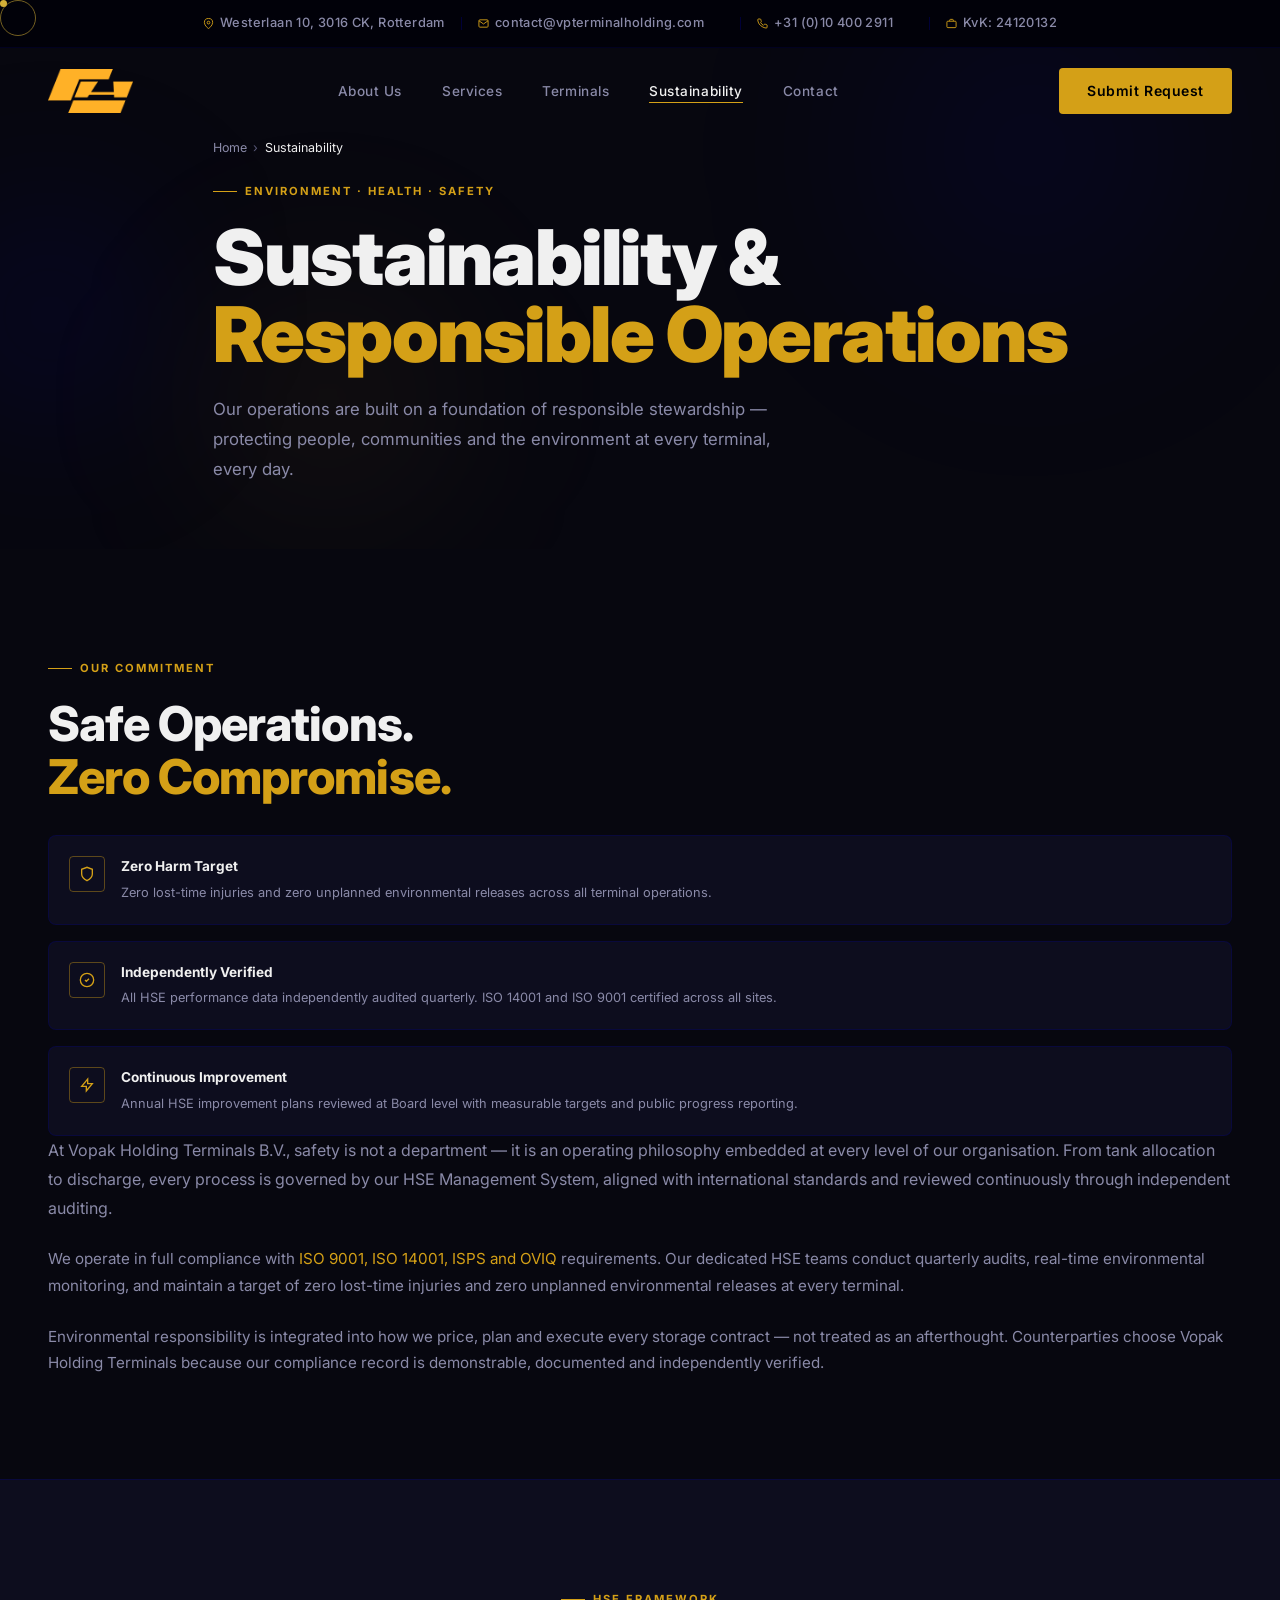
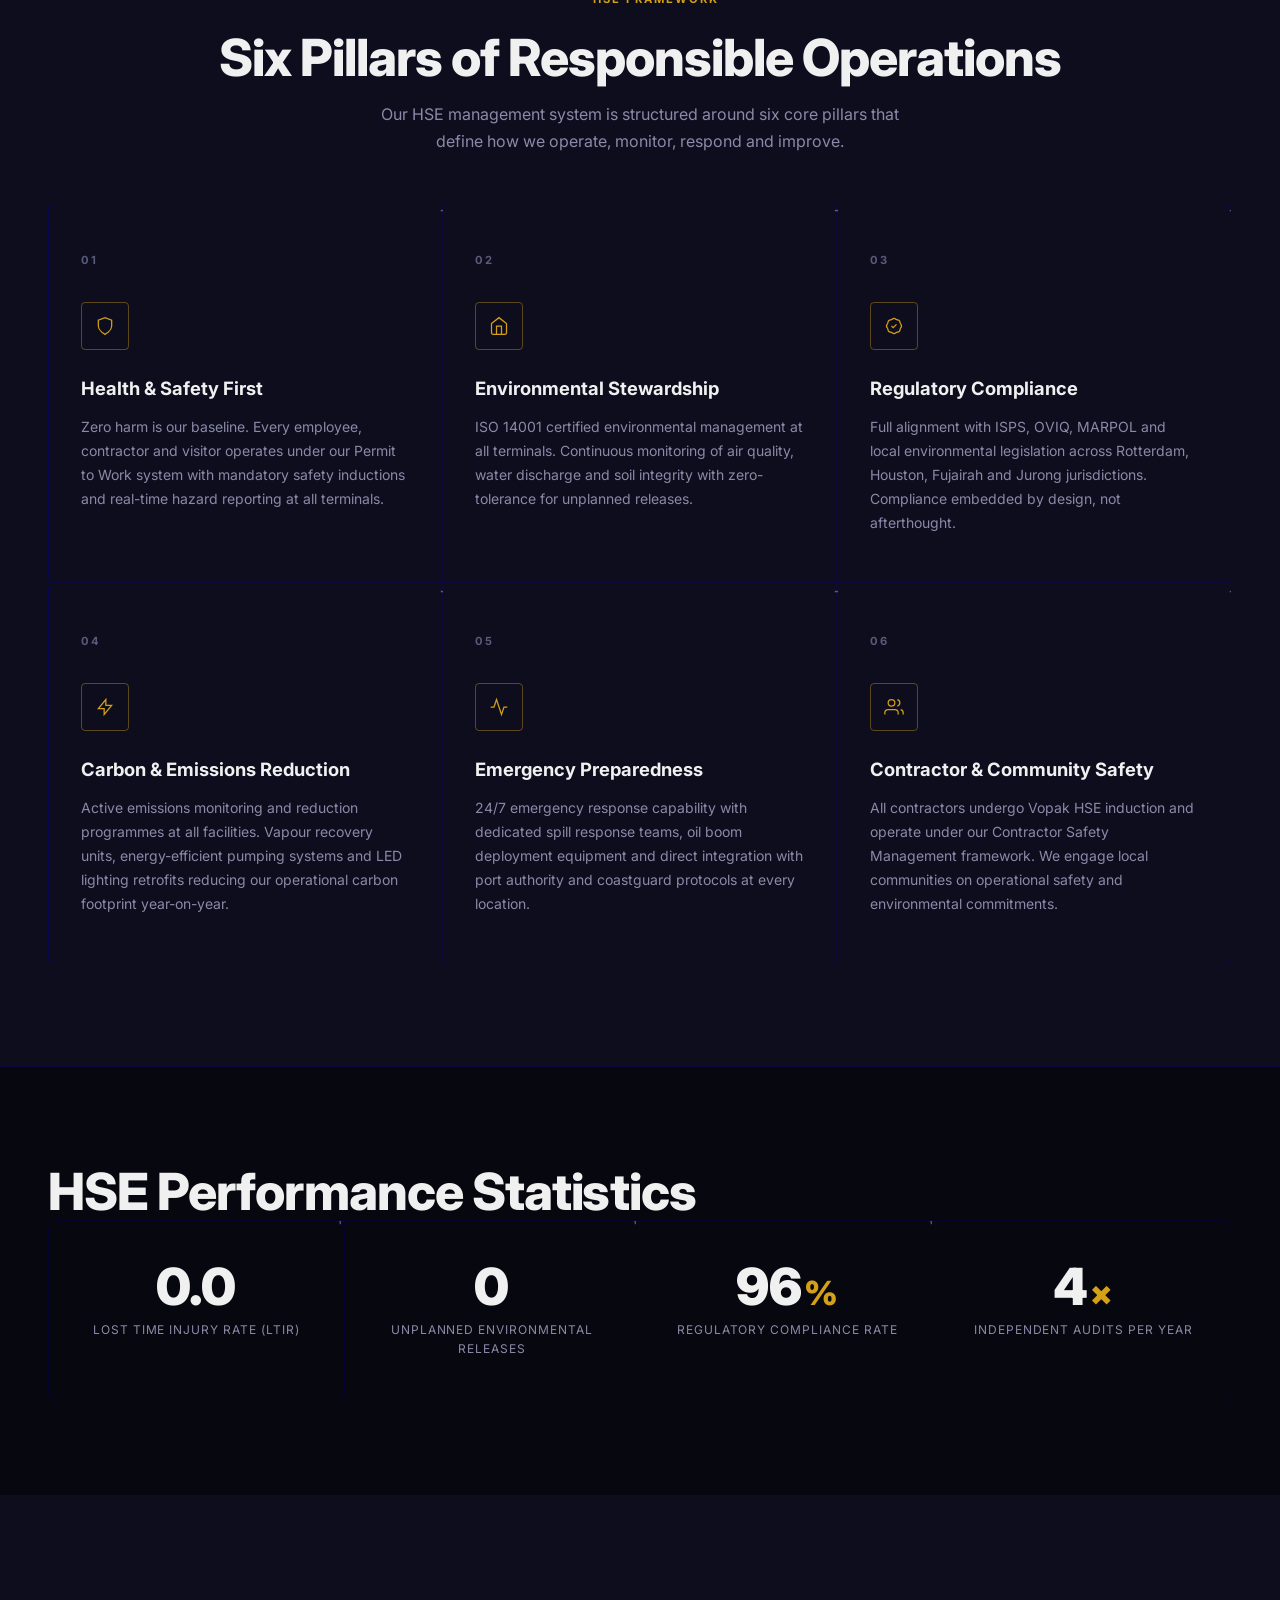
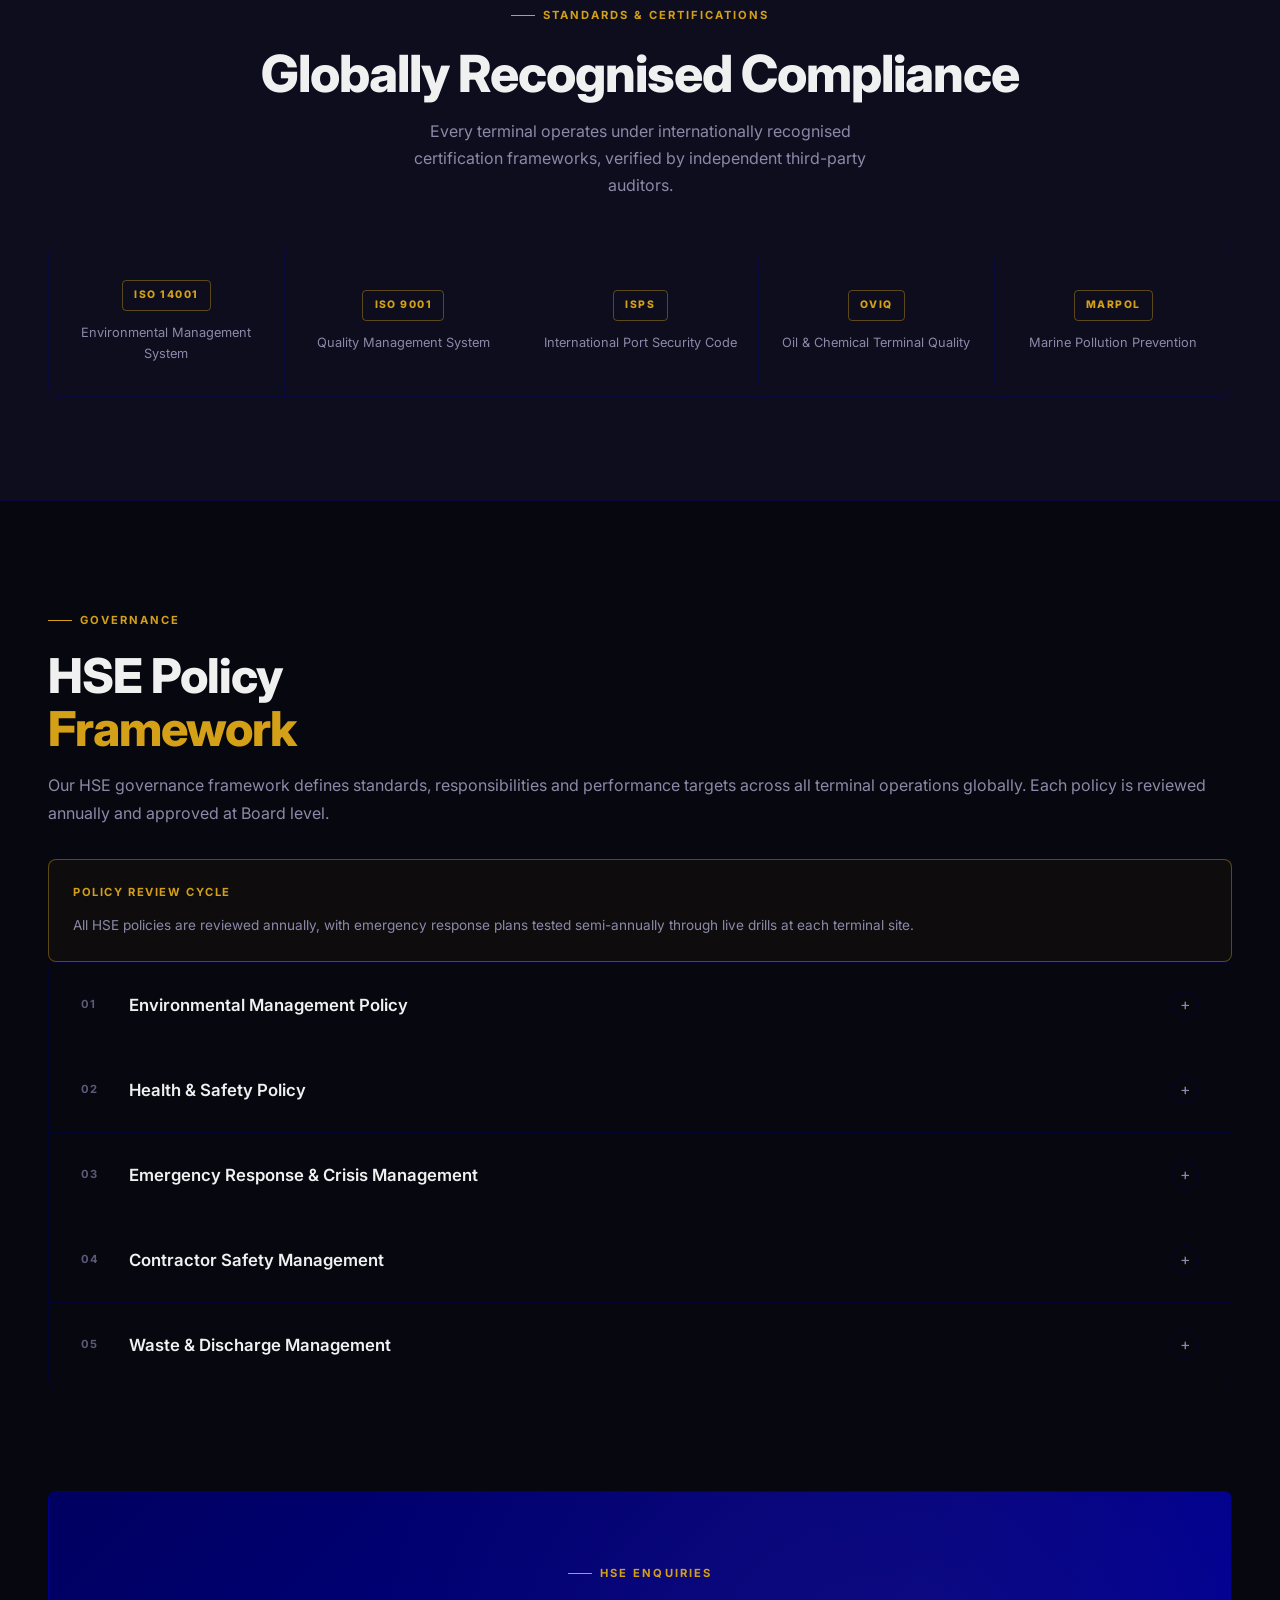
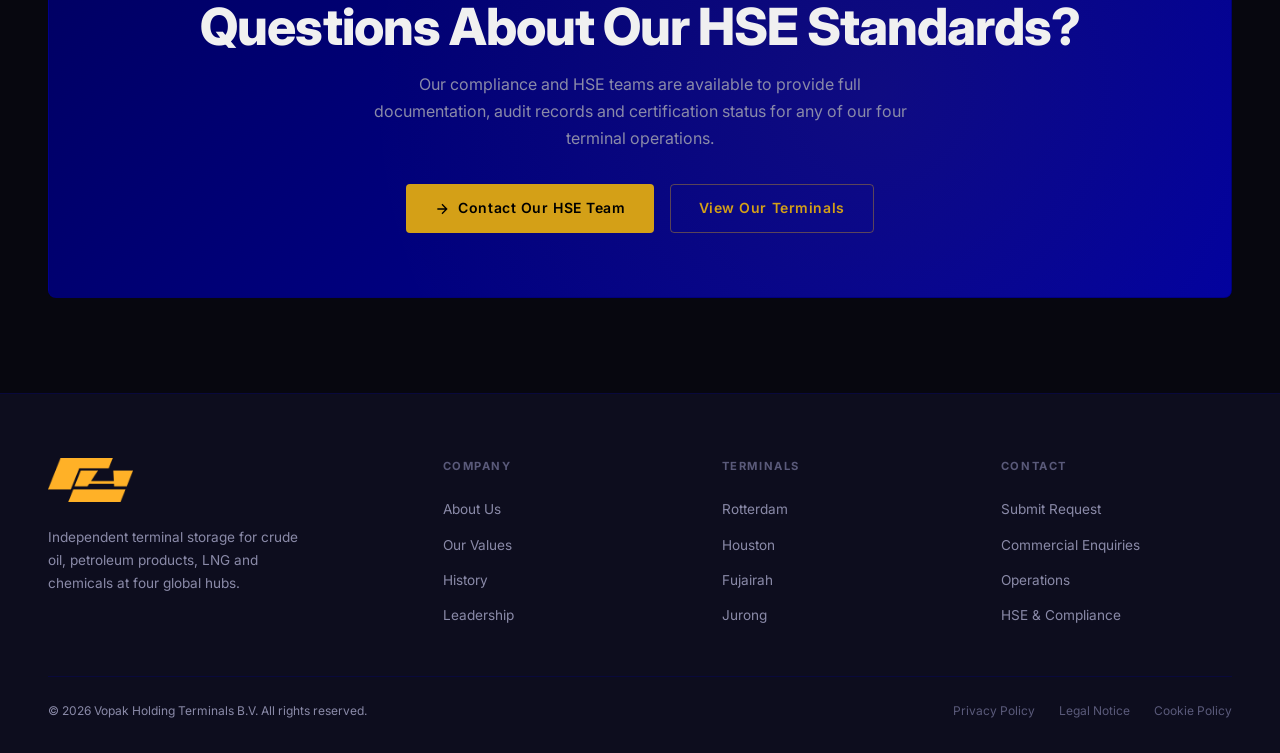
<file: sustainability.html>
<!DOCTYPE html>
<html lang="en">
<head>
  <meta charset="UTF-8">
  <meta name="viewport" content="width=device-width, initial-scale=1.0, viewport-fit=cover">
  <title>Sustainability & Environmental Compliance | Vopak Holding Terminals B.V.</title>
  <meta name="description" content="Vopak Holding Terminals' commitment to sustainable terminal operations. ISO 14001 certified, ISPS compliant, OVIQ standards. Responsible energy storage for a lower-carbon future.">
  <link rel="preconnect" href="https://fonts.googleapis.com">
  <link rel="preconnect" href="https://fonts.gstatic.com" crossorigin>
  <link href="https://fonts.googleapis.com/css2?family=Inter:wght@300;400;500;600;700;800;900&display=swap" rel="stylesheet">
  <link rel="icon" type="image/png" href="image/vopak-logo.png">
  <link rel="stylesheet" href="css/styles.css">
  <link rel="stylesheet" href="css/animations.css">
  <link rel="stylesheet" href="css/responsive.css">
  <!-- SEO -->
  <meta name="robots" content="index, follow">
  <meta name="author" content="Vopak Holding Terminals B.V.">
  <meta name="keywords" content="petroleum storage compliance, tank farm HSE, marine terminal operations safety, energy storage solutions ISO, oil logistics compliance, ISPS certification, OVIQ certification, ISO 14001 terminal, ISO 9001, MARPOL compliance, petroleum tank leasing safety">
  <meta name="theme-color" content="#07070f">
  <link rel="apple-touch-icon" href="image/vopak-logo.png">
  <link rel="sitemap" type="application/xml" href="/sitemap.xml">
  <link rel="canonical" href="https://www.vpterminalholding.com/sustainability">
  <meta name="geo.region" content="NL-ZH">
  <meta name="geo.placename" content="Rotterdam">
  <meta name="geo.position" content="51.9225;4.4792">
  <meta name="ICBM" content="51.9225, 4.4792">
  <!-- Open Graph -->
  <meta property="og:type" content="website">
  <meta property="og:site_name" content="Vopak Holding Terminals B.V.">
  <meta property="og:locale" content="en_US">
  <meta property="og:url" content="https://www.vpterminalholding.com/sustainability">
  <meta property="og:title" content="Sustainability &amp; Environmental Compliance | Vopak Holding Terminals B.V.">
  <meta property="og:description" content="Vopak Holding Terminals' commitment to sustainable terminal operations. ISO 14001 certified, ISPS compliant, OVIQ standards. Responsible energy storage for a lower-carbon future.">
  <meta property="og:image" content="https://www.vpterminalholding.com/image/VP-Rotterdam-NL.jpg">
  <meta property="og:image:width" content="1200">
  <meta property="og:image:height" content="630">
  <meta property="og:image:alt" content="Vopak Holding Terminals B.V. — Sustainable Terminal Operations">
  <!-- Twitter Card -->
  <meta name="twitter:card" content="summary_large_image">
  <meta name="twitter:title" content="Sustainability &amp; Environmental Compliance | Vopak Holding Terminals B.V.">
  <meta name="twitter:description" content="Vopak Holding Terminals' commitment to sustainable terminal operations. ISO 14001 certified, ISPS compliant, OVIQ standards. Responsible energy storage for a lower-carbon future.">
  <meta name="twitter:image" content="https://www.vpterminalholding.com/image/VP-Rotterdam-NL.jpg">
  <meta name="twitter:image:alt" content="Vopak Holding Terminals B.V. — Sustainable Terminal Operations">
  <!-- Structured Data -->
  <script type="application/ld+json">
  {
    "@context": "https://schema.org",
    "@graph": [
      {
        "@type": "Organization",
        "@id": "https://www.vpterminalholding.com/#organization",
        "name": "Vopak Holding Terminals B.V.",
        "url": "https://www.vpterminalholding.com",
        "logo": { "@type": "ImageObject", "url": "https://www.vpterminalholding.com/image/vopak-logo.png" },
        "address": { "@type": "PostalAddress", "streetAddress": "Westerlaan 10", "addressLocality": "Rotterdam", "postalCode": "3016 CK", "addressCountry": "NL" },
        "telephone": "+31-10-400-2911",
        "email": "contact@vpterminalholding.com",
        "hasCredential": [
          { "@type": "EducationalOccupationalCredential", "credentialCategory": "certification", "name": "ISO 9001 Quality Management" },
          { "@type": "EducationalOccupationalCredential", "credentialCategory": "certification", "name": "ISO 14001 Environmental Management" },
          { "@type": "EducationalOccupationalCredential", "credentialCategory": "certification", "name": "ISO 45001 Occupational Health & Safety" },
          { "@type": "EducationalOccupationalCredential", "credentialCategory": "certification", "name": "ISPS Port Security" },
          { "@type": "EducationalOccupationalCredential", "credentialCategory": "certification", "name": "OVIQ Oil & Chemical Quality" },
          { "@type": "EducationalOccupationalCredential", "credentialCategory": "certification", "name": "MARPOL Marine Pollution Compliance" }
        ]
      },
      {
        "@type": "WebPage",
        "@id": "https://www.vpterminalholding.com/sustainability#webpage",
        "url": "https://www.vpterminalholding.com/sustainability",
        "name": "Energy Storage Compliance & HSE | Vopak Holding Terminals B.V.",
        "description": "ISO 14001/9001 certified petroleum storage & marine terminal operations. Zero harm target across all energy storage facilities. ISPS, OVIQ & MARPOL compliant.",
        "isPartOf": { "@id": "https://www.vpterminalholding.com/#website" },
        "breadcrumb": {
          "@type": "BreadcrumbList",
          "itemListElement": [
            { "@type": "ListItem", "position": 1, "name": "Home", "item": "https://www.vpterminalholding.com/" },
            { "@type": "ListItem", "position": 2, "name": "Sustainability & HSE", "item": "https://www.vpterminalholding.com/sustainability" }
          ]
        }
      }
    ]
  }
  </script>
</head>
<body>

<!-- ══════════ TOP BAR ══════════ -->
<div class="topbar" role="complementary" aria-label="Company contact information">
  <div class="container">
    <div class="topbar-inner">
      <span class="topbar-item">
        <svg width="11" height="11" viewBox="0 0 24 24" fill="none" stroke="currentColor" stroke-width="2"><path d="M21 10c0 7-9 13-9 13s-9-6-9-13a9 9 0 0 1 18 0z"/><circle cx="12" cy="10" r="3"/></svg>
        Westerlaan 10, 3016 CK, Rotterdam
      </span>
      <div class="topbar-sep"></div>
      <span class="topbar-item">
        <svg width="11" height="11" viewBox="0 0 24 24" fill="none" stroke="currentColor" stroke-width="2"><path d="M4 4h16c1.1 0 2 .9 2 2v12c0 1.1-.9 2-2 2H4c-1.1 0-2-.9-2-2V6c0-1.1.9-2 2-2z"/><polyline points="22,6 12,13 2,6"/></svg>
        <a href="mailto:contact@vpterminalholding.com">contact@vpterminalholding.com</a>
      </span>
      <div class="topbar-sep"></div>
      <span class="topbar-item">
        <svg width="11" height="11" viewBox="0 0 24 24" fill="none" stroke="currentColor" stroke-width="2"><path d="M22 16.92v3a2 2 0 0 1-2.18 2 19.79 19.79 0 0 1-8.63-3.07A19.5 19.5 0 0 1 4.69 13a19.79 19.79 0 0 1-3.07-8.67A2 2 0 0 1 3.6 2.18h3a2 2 0 0 1 2 1.72 12.84 12.84 0 0 0 .7 2.81 2 2 0 0 1-.45 2.11L7.91 9.91a16 16 0 0 0 6 6l1.91-1.91a2 2 0 0 1 2.11-.45 12.84 12.84 0 0 0 2.81.7A2 2 0 0 1 22 16.92z"/></svg>
        +31 (0)10 400 2911
      </span>
      <div class="topbar-sep"></div>
      <span class="topbar-item">
        <svg width="11" height="11" viewBox="0 0 24 24" fill="none" stroke="currentColor" stroke-width="2"><rect x="2" y="7" width="20" height="14" rx="2"/><path d="M16 7V5a2 2 0 0 0-2-2h-4a2 2 0 0 0-2 2v2"/></svg>
        KvK: 24120132
      </span>
    </div>
  </div>
</div>

<!-- ══════════ NAVIGATION ══════════ -->
<nav class="nav" role="navigation" aria-label="Main navigation">
  <div class="container">
    <div class="nav-inner">
      <a href="index.html" class="nav-logo" aria-label="Vopak Holding Terminals home">
        <img src="image/vopak-logo.png" alt="Vopak Holding Terminals B.V." style="height:44px;width:auto;display:block;">
      </a>
      <ul class="nav-links" role="list">
        <li><a href="about.html">About Us</a></li>
        <li><a href="services.html">Services</a></li>
        <li><a href="terminals.html">Terminals</a></li>
        <li><a href="sustainability.html" class="active">Sustainability</a></li>
        <li><a href="contact.html">Contact</a></li>
      </ul>
      <a href="contact.html" class="btn btn-primary nav-cta">Submit Request</a>
      <button class="nav-hamburger" aria-label="Toggle mobile menu" aria-expanded="false">
        <span></span><span></span><span></span>
      </button>
    </div>
  </div>
</nav>

<!-- Mobile nav drawer -->
<div class="nav-mobile" role="dialog" aria-label="Mobile navigation">
  <a href="about.html">About Us</a>
  <a href="services.html">Services</a>
  <a href="terminals.html">Terminals</a>
  <a href="sustainability.html" class="active">Sustainability</a>
  <a href="contact.html">Contact</a>
  <a href="contact.html" class="btn btn-primary">Submit Request</a>
</div>

<!-- ══════════ HERO ══════════ -->
<section class="hero hero-slim" aria-labelledby="hse-hero-heading">
  <div class="hero-orb hero-orb-1" aria-hidden="true"></div>
  <div class="hero-orb hero-orb-2" aria-hidden="true"></div>
  <div class="hero-orb hero-orb-3" aria-hidden="true"></div>
  <div class="container">
    <nav aria-label="Breadcrumb" class="fade-up" style="margin-bottom:1rem;">
      <ol style="display:flex;align-items:center;gap:0.4rem;list-style:none;padding:0;margin:0;font-size:0.78rem;color:var(--text-dim);">
        <li><a href="index.html" style="color:var(--text-muted);text-decoration:none;">Home</a></li>
        <li aria-hidden="true">›</li>
        <li style="color:var(--text);">Sustainability</li>
      </ol>
    </nav>
    <div class="section-label fade-up">Environment · Health · Safety</div>
    <h1 id="hse-hero-heading" class="fade-up" style="font-size:clamp(2.8rem,6vw,5rem);">
      Sustainability &amp;<br><span class="text-gold">Responsible Operations</span>
    </h1>
    <p class="fade-up" style="max-width:600px; margin-top:1.25rem; font-size:1.05rem; line-height:1.8;">
      Our operations are built on a foundation of responsible stewardship — protecting people, communities and the environment at every terminal, every day.
    </p>
  </div>
</section>

<!-- ══════════ OUR COMMITMENT ══════════ -->
<section class="section" aria-labelledby="commitment-heading">
  <div class="container">
    <div class="commitment-grid">
      <div>
        <div class="section-label fade-up">Our Commitment</div>
        <h2 id="commitment-heading" class="fade-up" style="font-size:clamp(2rem,4vw,3rem);">
          Safe Operations.<br><span class="text-gold">Zero Compromise.</span>
        </h2>
        <div class="fade-up" style="margin-top:2rem; display:flex; flex-direction:column; gap:1rem;">
          <div style="display:flex; align-items:flex-start; gap:1rem; padding:1.25rem; border:1px solid var(--border); border-radius:var(--radius-lg); background:var(--bg-alt);">
            <div style="width:36px;height:36px;border:1px solid var(--border-gold);border-radius:var(--radius);display:flex;align-items:center;justify-content:center;flex-shrink:0;color:var(--gold);">
              <svg width="16" height="16" viewBox="0 0 24 24" fill="none" stroke="currentColor" stroke-width="2"><path d="M12 22s8-4 8-10V5l-8-3-8 3v7c0 6 8 10 8 10z"/></svg>
            </div>
            <div>
              <div style="font-size:.85rem;font-weight:700;margin-bottom:.25rem;">Zero Harm Target</div>
              <p style="font-size:.8rem;margin:0;">Zero lost-time injuries and zero unplanned environmental releases across all terminal operations.</p>
            </div>
          </div>
          <div style="display:flex; align-items:flex-start; gap:1rem; padding:1.25rem; border:1px solid var(--border); border-radius:var(--radius-lg); background:var(--bg-alt);">
            <div style="width:36px;height:36px;border:1px solid var(--border-gold);border-radius:var(--radius);display:flex;align-items:center;justify-content:center;flex-shrink:0;color:var(--gold);">
              <svg width="16" height="16" viewBox="0 0 24 24" fill="none" stroke="currentColor" stroke-width="2"><circle cx="12" cy="12" r="10"/><path d="M9 12l2 2 4-4"/></svg>
            </div>
            <div>
              <div style="font-size:.85rem;font-weight:700;margin-bottom:.25rem;">Independently Verified</div>
              <p style="font-size:.8rem;margin:0;">All HSE performance data independently audited quarterly. ISO 14001 and ISO 9001 certified across all sites.</p>
            </div>
          </div>
          <div style="display:flex; align-items:flex-start; gap:1rem; padding:1.25rem; border:1px solid var(--border); border-radius:var(--radius-lg); background:var(--bg-alt);">
            <div style="width:36px;height:36px;border:1px solid var(--border-gold);border-radius:var(--radius);display:flex;align-items:center;justify-content:center;flex-shrink:0;color:var(--gold);">
              <svg width="16" height="16" viewBox="0 0 24 24" fill="none" stroke="currentColor" stroke-width="2"><path d="M13 10V3L4 14h7v7l9-11h-7z"/></svg>
            </div>
            <div>
              <div style="font-size:.85rem;font-weight:700;margin-bottom:.25rem;">Continuous Improvement</div>
              <p style="font-size:.8rem;margin:0;">Annual HSE improvement plans reviewed at Board level with measurable targets and public progress reporting.</p>
            </div>
          </div>
        </div>
      </div>
      <div class="fade-up">
        <p style="font-size:1rem; line-height:1.8; margin-bottom:1.5rem;">
          At Vopak Holding Terminals B.V., safety is not a department — it is an operating philosophy embedded at every level of our organisation. From tank allocation to discharge, every process is governed by our HSE Management System, aligned with international standards and reviewed continuously through independent auditing.
        </p>
        <p style="font-size:.95rem; line-height:1.75; margin-bottom:1.5rem;">
          We operate in full compliance with <span style="color:var(--gold);">ISO 9001, ISO 14001, ISPS and OVIQ</span> requirements. Our dedicated HSE teams conduct quarterly audits, real-time environmental monitoring, and maintain a target of zero lost-time injuries and zero unplanned environmental releases at every terminal.
        </p>
        <p style="font-size:.95rem; line-height:1.75;">
          Environmental responsibility is integrated into how we price, plan and execute every storage contract — not treated as an afterthought. Counterparties choose Vopak Holding Terminals because our compliance record is demonstrable, documented and independently verified.
        </p>
      </div>
    </div>
  </div>
</section>

<!-- ══════════ SIX PILLARS ══════════ -->
<section class="section" style="background:var(--bg-alt); border-top:1px solid var(--border); border-bottom:1px solid var(--border);" aria-labelledby="pillars-heading">
  <div class="container">
    <div style="margin-bottom:3rem; text-align:center;">
      <div class="section-label fade-up" style="justify-content:center;">HSE Framework</div>
      <h2 id="pillars-heading" class="fade-up">Six Pillars of Responsible Operations</h2>
      <p class="fade-up" style="max-width:520px; margin:1rem auto 0;">Our HSE management system is structured around six core pillars that define how we operate, monitor, respond and improve.</p>
    </div>
    <div class="feature-grid">
      <div class="feature-tile fade-up">
        <span class="feature-cross" aria-hidden="true">+</span>
        <div class="feature-num">01</div>
        <div class="feature-icon" aria-hidden="true">
          <svg width="20" height="20" viewBox="0 0 24 24" fill="none" stroke="currentColor" stroke-width="1.5"><path d="M12 22s8-4 8-10V5l-8-3-8 3v7c0 6 8 10 8 10z"/></svg>
        </div>
        <div class="feature-title">Health &amp; Safety First</div>
        <p style="font-size:.875rem;">Zero harm is our baseline. Every employee, contractor and visitor operates under our Permit to Work system with mandatory safety inductions and real-time hazard reporting at all terminals.</p>
      </div>
      <div class="feature-tile fade-up">
        <span class="feature-cross" aria-hidden="true">+</span>
        <div class="feature-num">02</div>
        <div class="feature-icon" aria-hidden="true">
          <svg width="20" height="20" viewBox="0 0 24 24" fill="none" stroke="currentColor" stroke-width="1.5"><path d="M3 9l9-7 9 7v11a2 2 0 0 1-2 2H5a2 2 0 0 1-2-2z"/><polyline points="9 22 9 12 15 12 15 22"/></svg>
        </div>
        <div class="feature-title">Environmental Stewardship</div>
        <p style="font-size:.875rem;">ISO 14001 certified environmental management at all terminals. Continuous monitoring of air quality, water discharge and soil integrity with zero-tolerance for unplanned releases.</p>
      </div>
      <div class="feature-tile fade-up">
        <span class="feature-cross" aria-hidden="true">+</span>
        <div class="feature-num">03</div>
        <div class="feature-icon" aria-hidden="true">
          <svg width="20" height="20" viewBox="0 0 24 24" fill="none" stroke="currentColor" stroke-width="1.5"><path d="M9 12l2 2 4-4M7.835 4.697a3.42 3.42 0 001.946-.806 3.42 3.42 0 014.438 0 3.42 3.42 0 001.946.806 3.42 3.42 0 013.138 3.138 3.42 3.42 0 00.806 1.946 3.42 3.42 0 010 4.438 3.42 3.42 0 00-.806 1.946 3.42 3.42 0 01-3.138 3.138 3.42 3.42 0 00-1.946.806 3.42 3.42 0 01-4.438 0 3.42 3.42 0 00-1.946-.806 3.42 3.42 0 01-3.138-3.138 3.42 3.42 0 00-.806-1.946 3.42 3.42 0 010-4.438 3.42 3.42 0 00.806-1.946 3.42 3.42 0 013.138-3.138z"/></svg>
        </div>
        <div class="feature-title">Regulatory Compliance</div>
        <p style="font-size:.875rem;">Full alignment with ISPS, OVIQ, MARPOL and local environmental legislation across Rotterdam, Houston, Fujairah and Jurong jurisdictions. Compliance embedded by design, not afterthought.</p>
      </div>
    </div>
    <div class="feature-grid" style="margin-top:1px; border-top:none; border-radius:0 0 8px 8px; overflow:hidden;">
      <div class="feature-tile fade-up">
        <span class="feature-cross" aria-hidden="true">+</span>
        <div class="feature-num">04</div>
        <div class="feature-icon" aria-hidden="true">
          <svg width="20" height="20" viewBox="0 0 24 24" fill="none" stroke="currentColor" stroke-width="1.5"><path d="M13 10V3L4 14h7v7l9-11h-7z"/></svg>
        </div>
        <div class="feature-title">Carbon &amp; Emissions Reduction</div>
        <p style="font-size:.875rem;">Active emissions monitoring and reduction programmes at all facilities. Vapour recovery units, energy-efficient pumping systems and LED lighting retrofits reducing our operational carbon footprint year-on-year.</p>
      </div>
      <div class="feature-tile fade-up">
        <span class="feature-cross" aria-hidden="true">+</span>
        <div class="feature-num">05</div>
        <div class="feature-icon" aria-hidden="true">
          <svg width="20" height="20" viewBox="0 0 24 24" fill="none" stroke="currentColor" stroke-width="1.5"><polyline points="22 12 18 12 15 21 9 3 6 12 2 12"/></svg>
        </div>
        <div class="feature-title">Emergency Preparedness</div>
        <p style="font-size:.875rem;">24/7 emergency response capability with dedicated spill response teams, oil boom deployment equipment and direct integration with port authority and coastguard protocols at every location.</p>
      </div>
      <div class="feature-tile fade-up">
        <span class="feature-cross" aria-hidden="true">+</span>
        <div class="feature-num">06</div>
        <div class="feature-icon" aria-hidden="true">
          <svg width="20" height="20" viewBox="0 0 24 24" fill="none" stroke="currentColor" stroke-width="1.5"><path d="M17 21v-2a4 4 0 0 0-4-4H5a4 4 0 0 0-4 4v2"/><circle cx="9" cy="7" r="4"/><path d="M23 21v-2a4 4 0 0 0-3-3.87"/><path d="M16 3.13a4 4 0 0 1 0 7.75"/></svg>
        </div>
        <div class="feature-title">Contractor &amp; Community Safety</div>
        <p style="font-size:.875rem;">All contractors undergo Vopak HSE induction and operate under our Contractor Safety Management framework. We engage local communities on operational safety and environmental commitments.</p>
      </div>
    </div>
  </div>
</section>

<!-- ══════════ HSE PERFORMANCE STATS ══════════ -->
<section style="padding: 6rem 0;" aria-labelledby="hse-stats-heading">
  <div class="container">
    <h2 id="hse-stats-heading" class="sr-only">HSE Performance Statistics</h2>
    <div class="stats-grid fade-up">
      <div class="stat-item">
        <div class="stat-number"><span>0.0</span></div>
        <div class="stat-label">Lost Time Injury Rate (LTIR)</div>
      </div>
      <div class="stat-item">
        <div class="stat-number"><span>0</span></div>
        <div class="stat-label">Unplanned Environmental Releases</div>
      </div>
      <div class="stat-item">
        <div class="stat-number"><span data-count="100">0</span><span class="stat-suffix">%</span></div>
        <div class="stat-label">Regulatory Compliance Rate</div>
      </div>
      <div class="stat-item">
        <div class="stat-number"><span data-count="4">0</span><span class="stat-suffix">×</span></div>
        <div class="stat-label">Independent Audits per Year</div>
      </div>
    </div>
  </div>
</section>

<!-- ══════════ CERTIFICATIONS ══════════ -->
<section class="section" style="background:var(--bg-alt); border-top:1px solid var(--border); border-bottom:1px solid var(--border);" aria-labelledby="certs-heading">
  <div class="container">
    <div style="text-align:center; margin-bottom:3rem;">
      <div class="section-label fade-up" style="justify-content:center;">Standards &amp; Certifications</div>
      <h2 id="certs-heading" class="fade-up">Globally Recognised Compliance</h2>
      <p class="fade-up" style="max-width:480px; margin:1rem auto 0;">Every terminal operates under internationally recognised certification frameworks, verified by independent third-party auditors.</p>
    </div>
    <div class="cert-strip fade-up">
      <div class="cert-item">
        <div class="cert-badge">ISO 14001</div>
        <div class="cert-name">Environmental Management System</div>
      </div>
      <div class="cert-item">
        <div class="cert-badge">ISO 9001</div>
        <div class="cert-name">Quality Management System</div>
      </div>
      <div class="cert-item">
        <div class="cert-badge">ISPS</div>
        <div class="cert-name">International Port Security Code</div>
      </div>
      <div class="cert-item">
        <div class="cert-badge">OVIQ</div>
        <div class="cert-name">Oil &amp; Chemical Terminal Quality</div>
      </div>
      <div class="cert-item">
        <div class="cert-badge">MARPOL</div>
        <div class="cert-name">Marine Pollution Prevention</div>
      </div>
    </div>
  </div>
</section>

<!-- ══════════ HSE POLICY FRAMEWORK ══════════ -->
<section class="section" id="policies" aria-labelledby="policies-heading">
  <div class="container">
    <div class="policy-grid">
      <div>
        <div class="section-label fade-up">Governance</div>
        <h2 id="policies-heading" class="fade-up" style="font-size:clamp(2rem,4vw,3rem);">
          HSE Policy<br><span class="text-gold">Framework</span>
        </h2>
        <p class="fade-up" style="margin-top:1rem; line-height:1.75;">Our HSE governance framework defines standards, responsibilities and performance targets across all terminal operations globally. Each policy is reviewed annually and approved at Board level.</p>
        <div class="fade-up" style="margin-top:2rem; padding:1.5rem; border:1px solid var(--border-gold); border-radius:var(--radius-lg); background:rgba(212,160,23,0.04);">
          <div style="font-size:.7rem; font-weight:700; letter-spacing:.14em; text-transform:uppercase; color:var(--gold); margin-bottom:.75rem;">Policy Review Cycle</div>
          <p style="font-size:.85rem; margin:0;">All HSE policies are reviewed annually, with emergency response plans tested semi-annually through live drills at each terminal site.</p>
        </div>
      </div>
      <div class="fade-up">
        <div class="accordion">
          <div class="accordion-item">
            <button class="accordion-trigger" aria-expanded="false">
              <span class="accordion-num">01</span>
              <span class="accordion-title">Environmental Management Policy</span>
              <span class="accordion-icon">+</span>
            </button>
            <div class="accordion-body">
              <div class="accordion-content" style="grid-template-columns:1fr;">
                <p style="font-size:.875rem;">Our environmental policy commits to continuous reduction of our operational footprint through measurable targets, independent verification, and integration of environmental risk into all business decisions. ISO 14001 certification is maintained across all four terminal locations and subjected to surveillance audits annually.</p>
                <div class="accordion-pills">
                  <span class="pill pill-gold">ISO 14001</span>
                  <span class="pill">Annual Review</span>
                  <span class="pill">Board Approved</span>
                </div>
              </div>
            </div>
          </div>
          <div class="accordion-item">
            <button class="accordion-trigger" aria-expanded="false">
              <span class="accordion-num">02</span>
              <span class="accordion-title">Health &amp; Safety Policy</span>
              <span class="accordion-icon">+</span>
            </button>
            <div class="accordion-body">
              <div class="accordion-content" style="grid-template-columns:1fr;">
                <p style="font-size:.875rem;">Zero harm to all persons on or near our terminals is non-negotiable. Our health and safety policy mandates Permit to Work controls, mandatory PPE, hazard identification reporting, and monthly safety review meetings at every site. All incidents, near-misses and hazard observations are recorded and investigated within 24 hours.</p>
                <div class="accordion-pills">
                  <span class="pill pill-gold">Permit to Work</span>
                  <span class="pill">Zero Harm</span>
                  <span class="pill">24hr Investigation</span>
                </div>
              </div>
            </div>
          </div>
          <div class="accordion-item">
            <button class="accordion-trigger" aria-expanded="false">
              <span class="accordion-num">03</span>
              <span class="accordion-title">Emergency Response &amp; Crisis Management</span>
              <span class="accordion-icon">+</span>
            </button>
            <div class="accordion-body">
              <div class="accordion-content" style="grid-template-columns:1fr;">
                <p style="font-size:.875rem;">All terminals maintain tested Emergency Response Plans reviewed annually. Plans include oil spill response, fire suppression, evacuation procedures and direct coordination protocols with local port authorities, coastguard and emergency services. Live drills are conducted semi-annually at each location.</p>
                <div class="accordion-pills">
                  <span class="pill pill-gold">Semi-Annual Drills</span>
                  <span class="pill">Spill Response</span>
                  <span class="pill">Port Authority Integration</span>
                </div>
              </div>
            </div>
          </div>
          <div class="accordion-item">
            <button class="accordion-trigger" aria-expanded="false">
              <span class="accordion-num">04</span>
              <span class="accordion-title">Contractor Safety Management</span>
              <span class="accordion-icon">+</span>
            </button>
            <div class="accordion-body">
              <div class="accordion-content" style="grid-template-columns:1fr;">
                <p style="font-size:.875rem;">All third-party contractors are pre-qualified against our HSE standards before site access is granted. Contractors are subject to the same Permit to Work controls, induction requirements and safety performance monitoring as direct employees. Contractor HSE performance is reviewed quarterly.</p>
                <div class="accordion-pills">
                  <span class="pill pill-gold">Pre-Qualification</span>
                  <span class="pill">Quarterly Review</span>
                  <span class="pill">Full Induction</span>
                </div>
              </div>
            </div>
          </div>
          <div class="accordion-item">
            <button class="accordion-trigger" aria-expanded="false">
              <span class="accordion-num">05</span>
              <span class="accordion-title">Waste &amp; Discharge Management</span>
              <span class="accordion-icon">+</span>
            </button>
            <div class="accordion-body">
              <div class="accordion-content" style="grid-template-columns:1fr;">
                <p style="font-size:.875rem;">Terminal waste streams — including slop water, drained hydrocarbons and chemical residues — are managed through licensed contractors in full compliance with MARPOL, local environmental regulations and our Zero Discharge to Sea commitment. Full waste manifests are maintained and available for counterparty review.</p>
                <div class="accordion-pills">
                  <span class="pill pill-gold">MARPOL Compliant</span>
                  <span class="pill">Zero Discharge</span>
                  <span class="pill">Licensed Disposal</span>
                </div>
              </div>
            </div>
          </div>
        </div>
      </div>
    </div>
  </div>
</section>

<!-- ══════════ CTA ══════════ -->
<section style="padding-bottom:6rem;">
  <div class="container">
    <div class="cta-banner fade-up">
      <div class="section-label" style="justify-content:center; margin-bottom:1rem;">HSE Enquiries</div>
      <h2>Questions About Our HSE Standards?</h2>
      <p>Our compliance and HSE teams are available to provide full documentation, audit records and certification status for any of our four terminal operations.</p>
      <div style="display:flex; gap:1rem; justify-content:center; flex-wrap:wrap;">
        <a href="contact.html" class="btn btn-primary">
          <svg width="16" height="16" viewBox="0 0 24 24" fill="none" stroke="currentColor" stroke-width="2"><path d="M5 12h14M12 5l7 7-7 7"/></svg>
          Contact Our HSE Team
        </a>
        <a href="terminals.html" class="btn btn-outline">View Our Terminals</a>
      </div>
    </div>
  </div>
</section>

<!-- ══════════ FOOTER ══════════ -->
<footer class="footer">
  <div class="container">
    <div class="footer-grid">
      <div class="footer-brand">
        <a href="index.html" class="nav-logo" style="display:inline-flex;">
          <img src="image/vopak-logo.png" alt="Vopak Holding Terminals B.V." style="height:44px;width:auto;display:block;">
        </a>
        <p>Independent terminal storage for crude oil, petroleum products, LNG and chemicals at four global hubs.</p>
      </div>
      <div class="footer-col">
        <h5>Company</h5>
        <ul>
          <li><a href="about.html">About Us</a></li>
          <li><a href="about.html#values">Our Values</a></li>
          <li><a href="about.html#timeline">History</a></li>
          <li><a href="about.html#team">Leadership</a></li>
        </ul>
      </div>
      <div class="footer-col">
        <h5>Terminals</h5>
        <ul>
          <li><a href="terminals.html#rotterdam">Rotterdam</a></li>
          <li><a href="terminals.html#houston">Houston</a></li>
          <li><a href="terminals.html#fujairah">Fujairah</a></li>
          <li><a href="terminals.html#jurong">Jurong</a></li>
        </ul>
      </div>
      <div class="footer-col">
        <h5>Contact</h5>
        <ul>
          <li><a href="contact.html">Submit Request</a></li>
          <li><a href="contact.html">Commercial Enquiries</a></li>
          <li><a href="contact.html">Operations</a></li>
          <li><a href="sustainability.html">HSE &amp; Compliance</a></li>
        </ul>
      </div>
    </div>
    <div class="footer-bottom">
      <p class="text-muted">© 2026 Vopak Holding Terminals B.V. All rights reserved.</p>
      <div class="footer-legal">
        <a href="privacy-policy.html">Privacy Policy</a>
        <a href="legal-notice.html">Legal Notice</a>
        <a href="cookie-policy.html">Cookie Policy</a>
      </div>
    </div>
  </div>
</footer>

<script src="js/animations.js" defer></script>
<script src="js/main.js" defer></script>
</body>
</html>
</file>
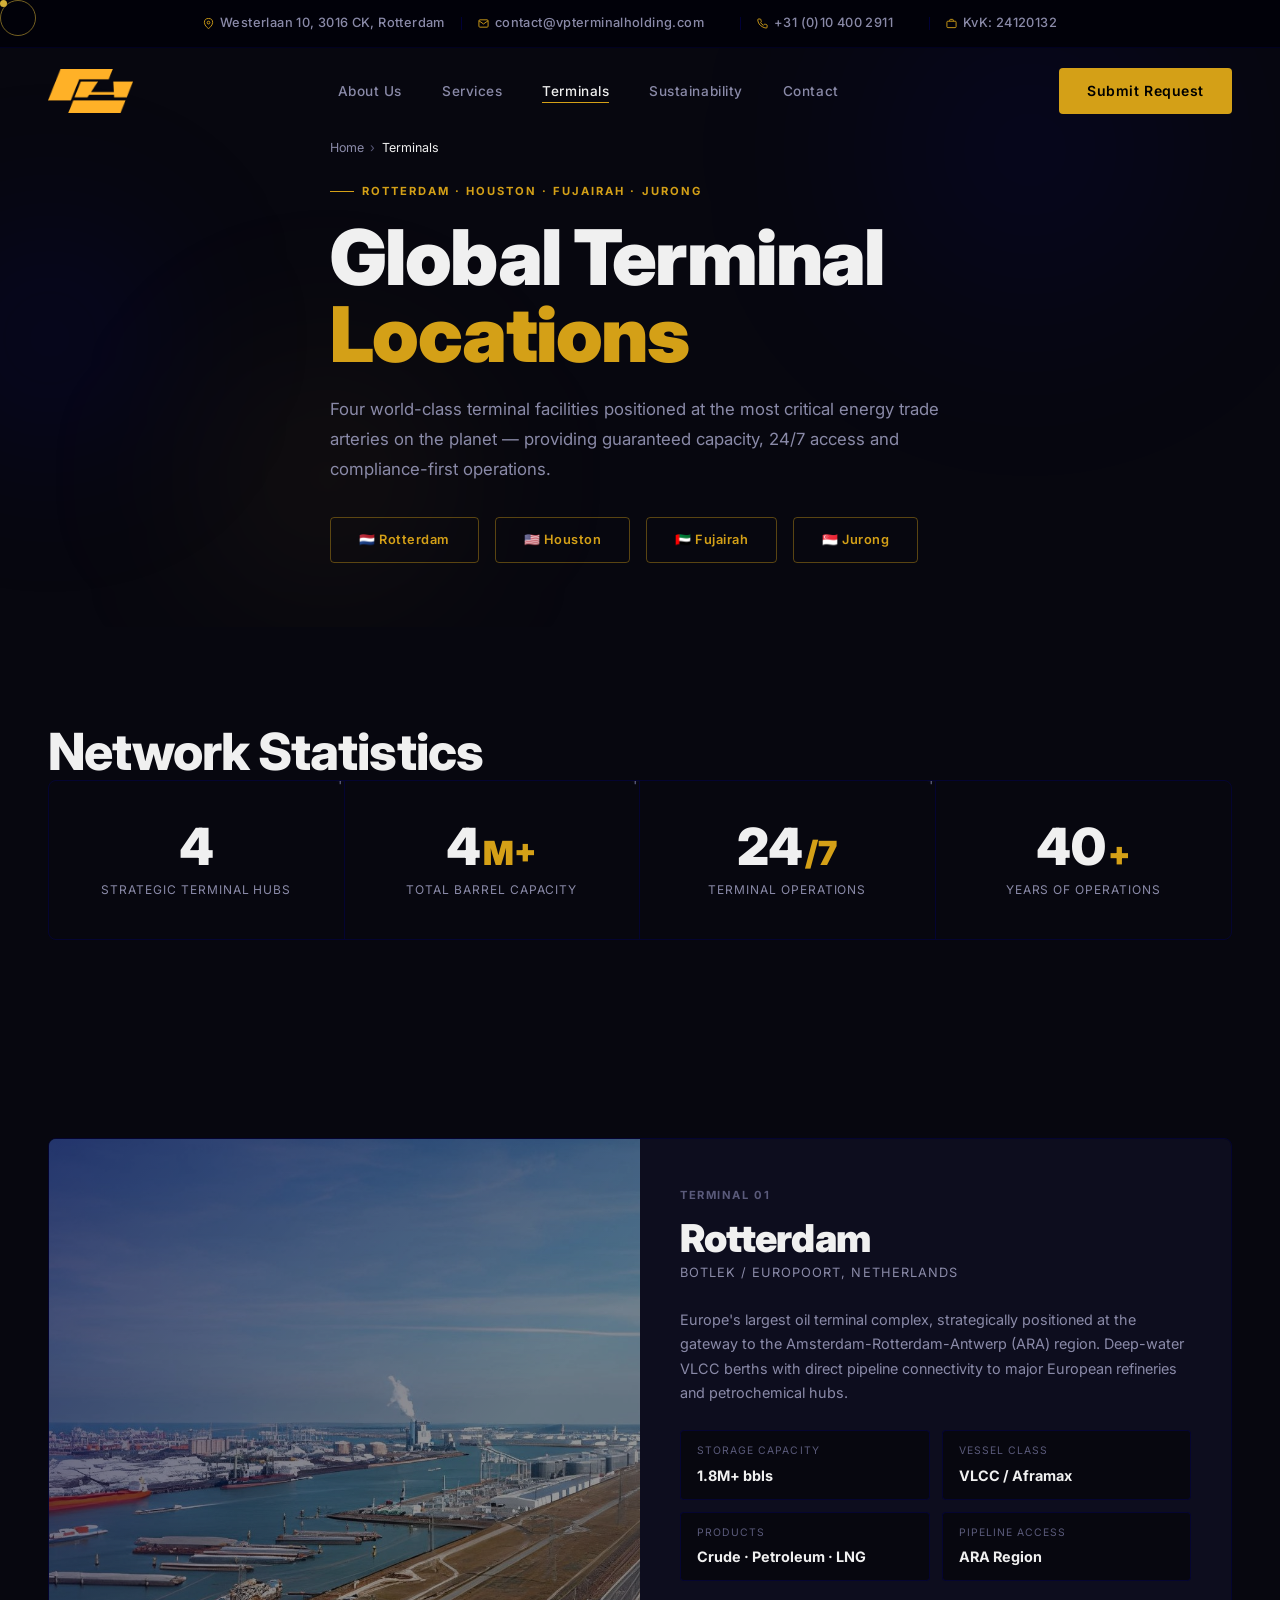
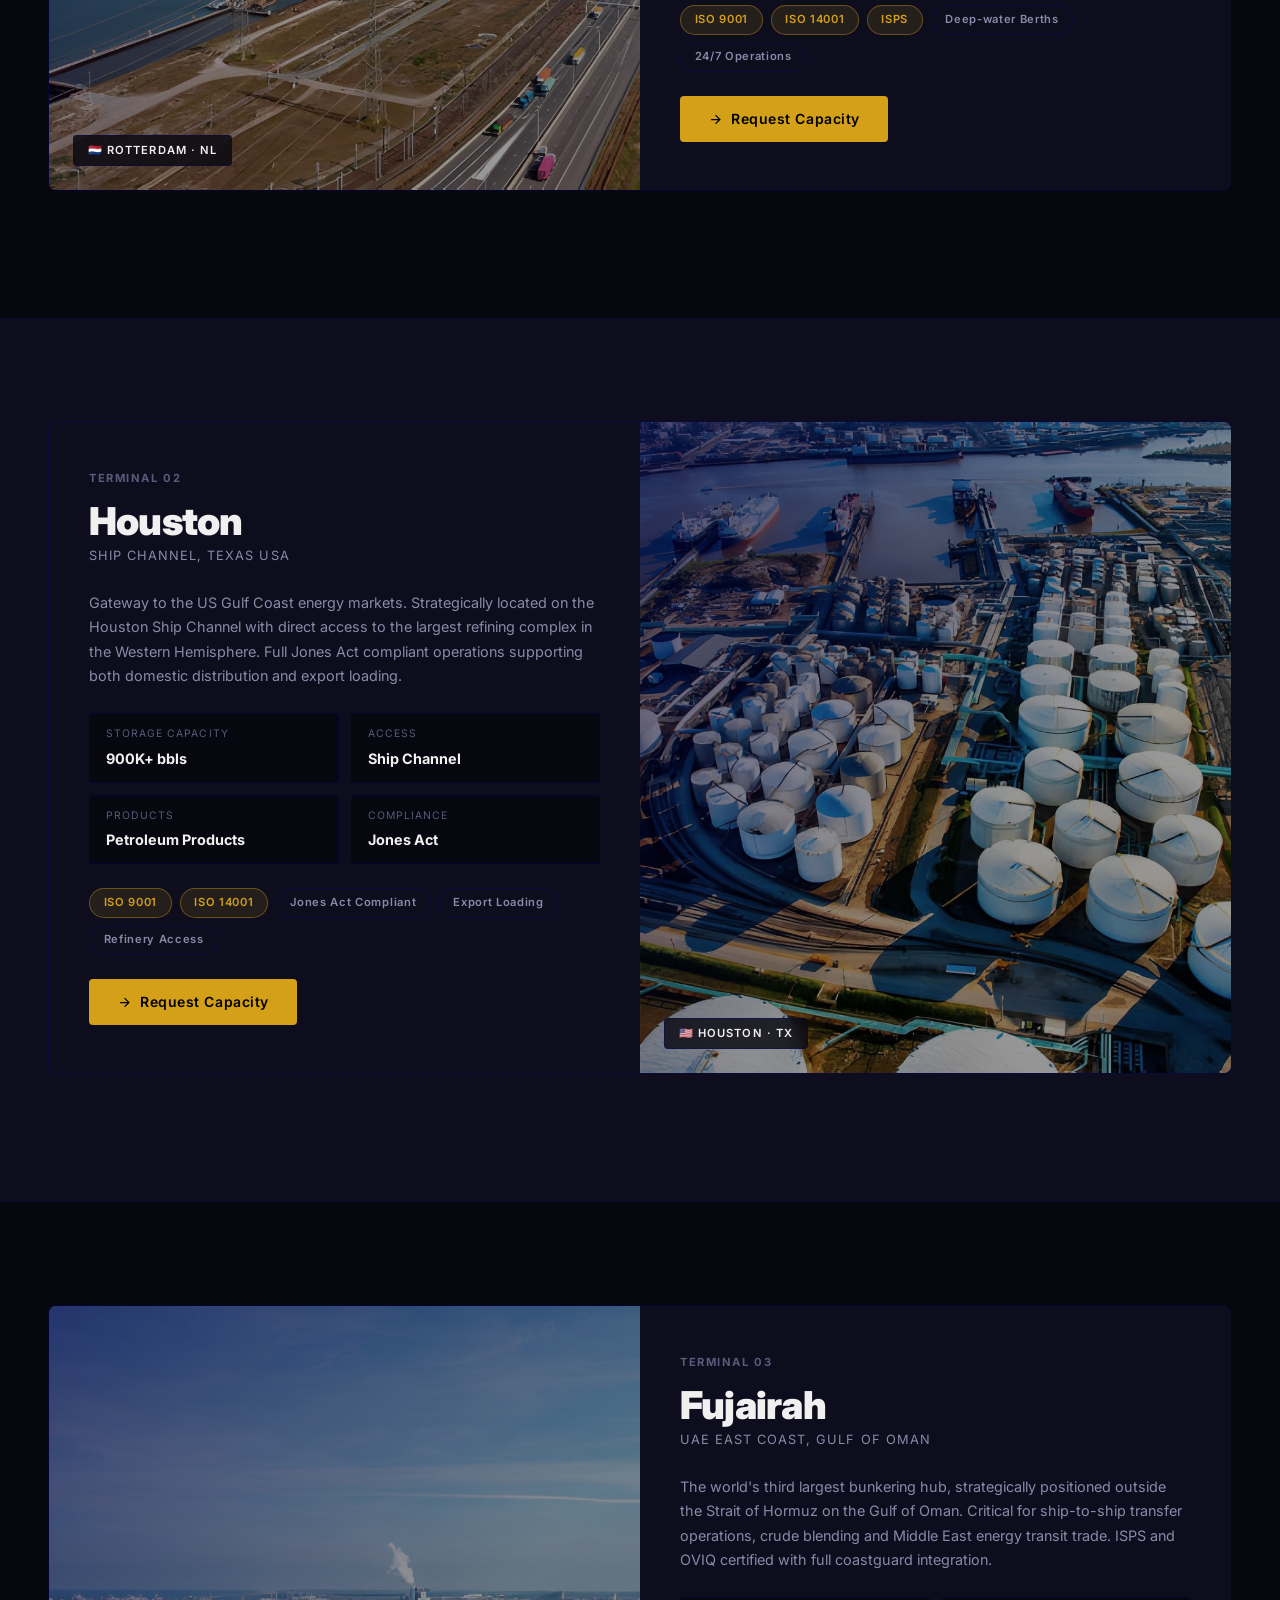
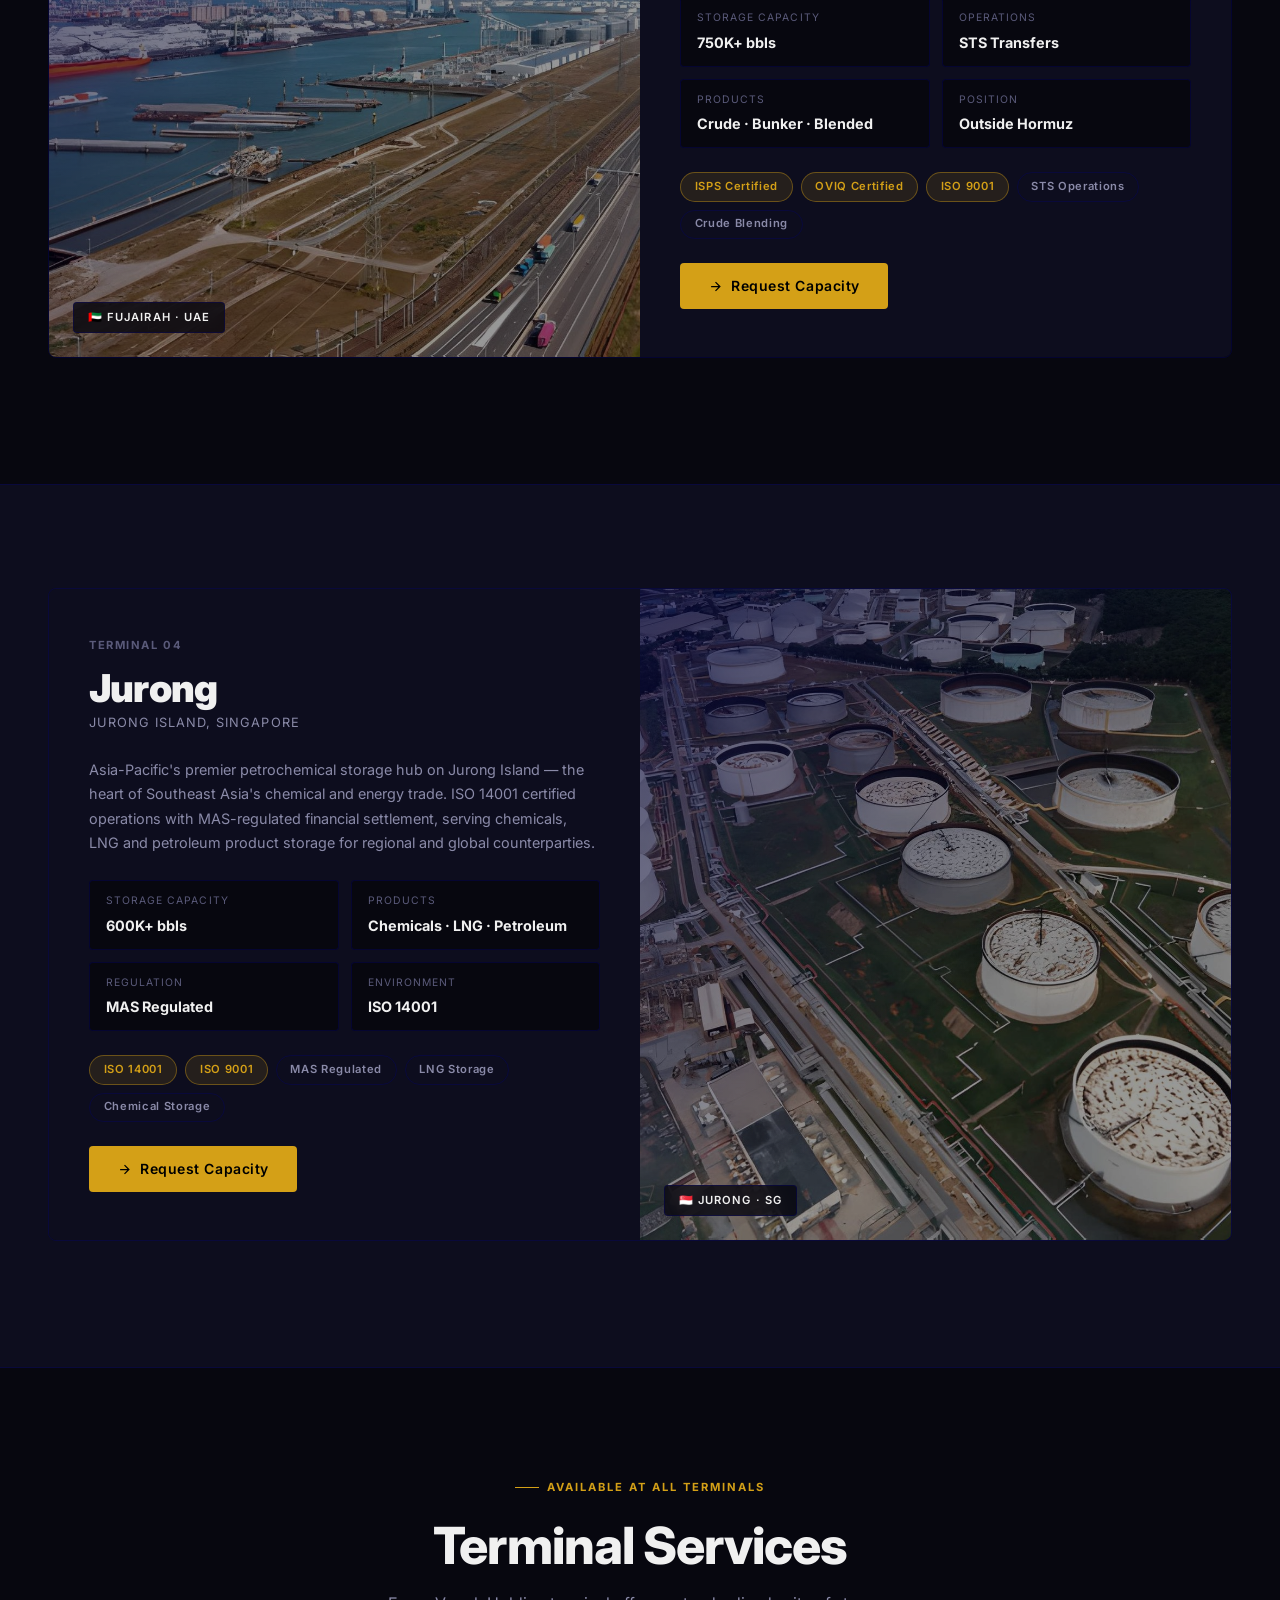
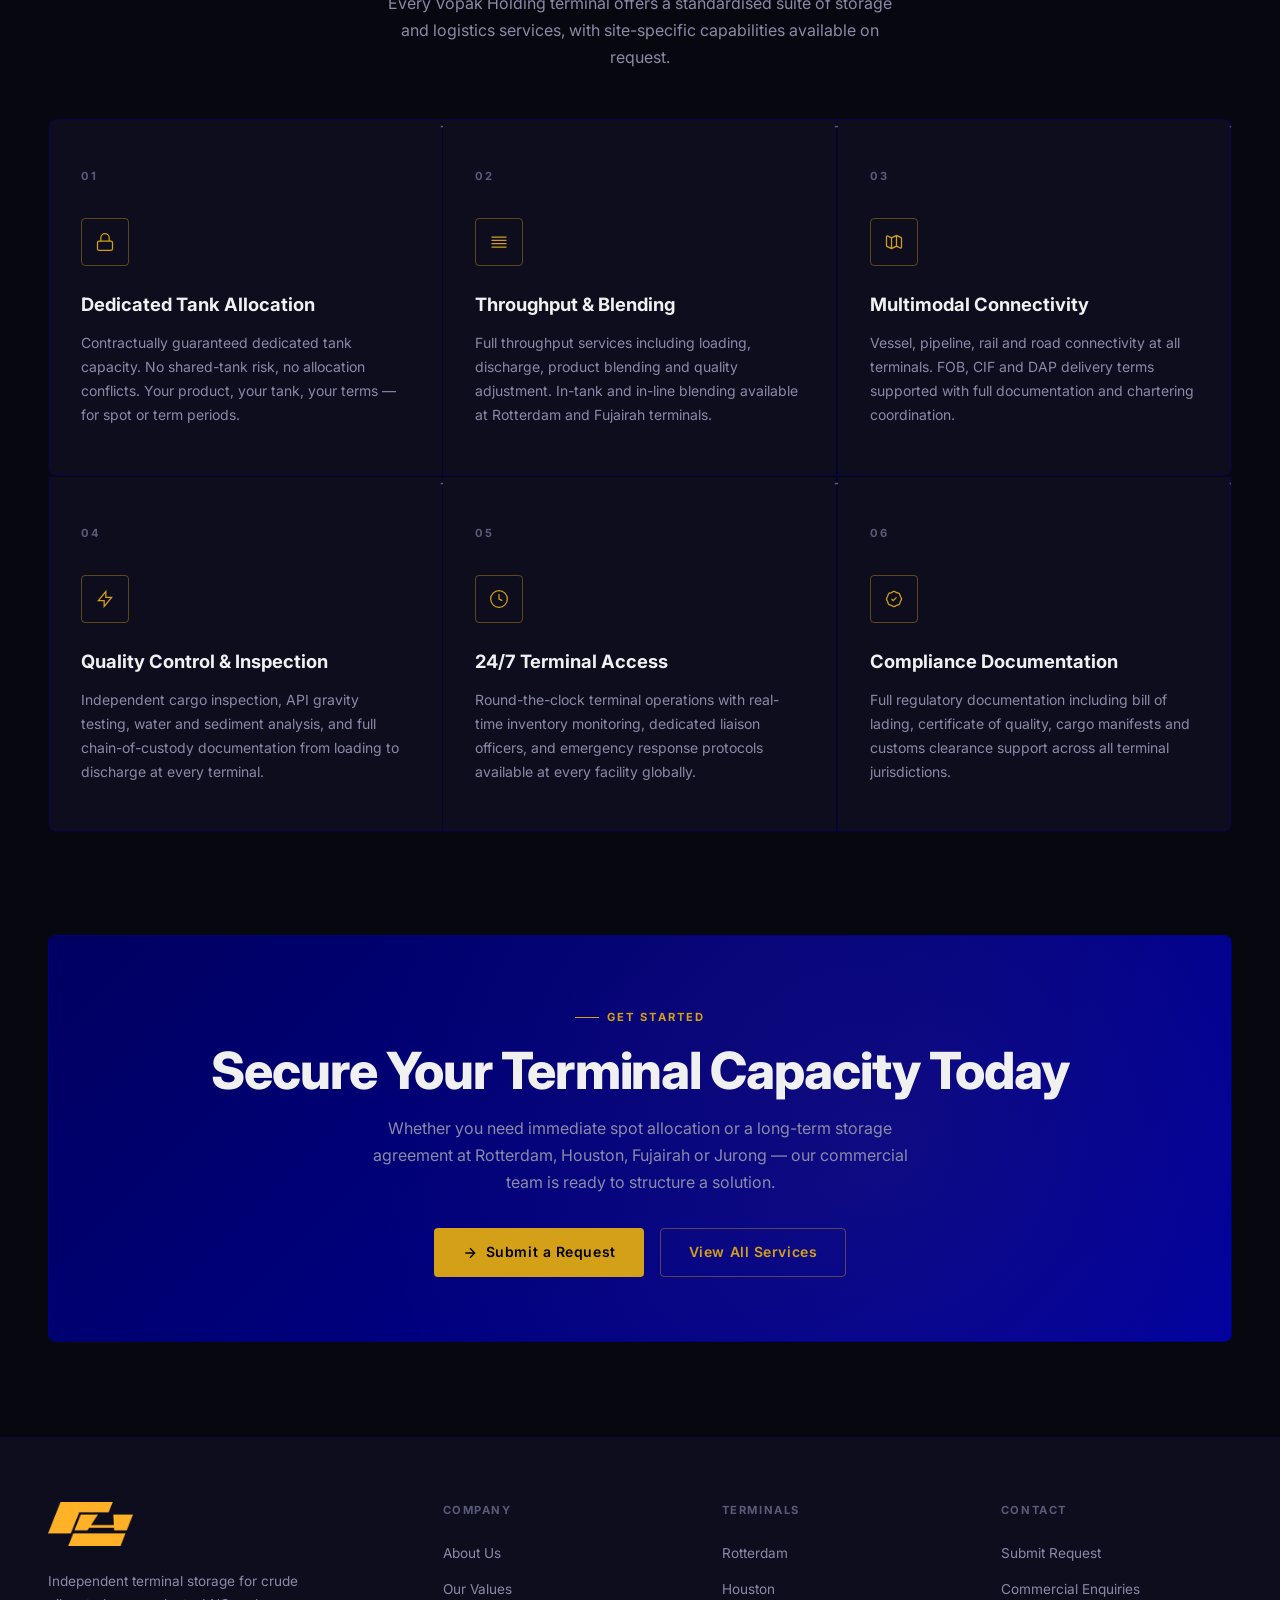
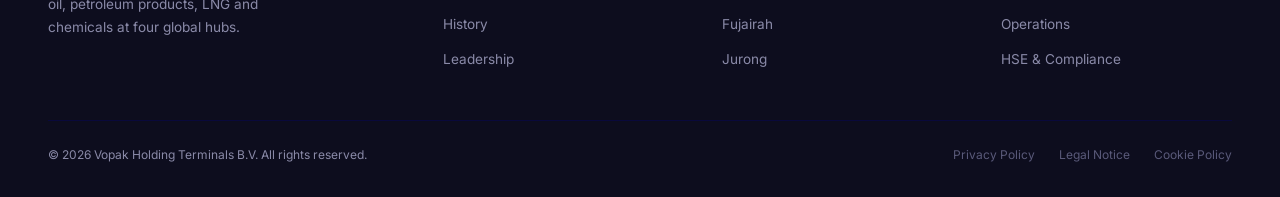
<file: terminals.html>
<!DOCTYPE html>
<html lang="en">
<head>
  <meta charset="UTF-8">
  <meta name="viewport" content="width=device-width, initial-scale=1.0, viewport-fit=cover">
  <title>Terminal Locations — Rotterdam, Houston, Fujairah, Jurong | Vopak Holding Terminals</title>
  <meta name="description" content="Four strategic oil storage terminals at Rotterdam Botlek/Europoort, Houston Ship Channel, Fujairah UAE East Coast and Jurong Island Singapore. VLCC berths, 4M+ bbl combined capacity.">
  <link rel="preconnect" href="https://fonts.googleapis.com">
  <link rel="preconnect" href="https://fonts.gstatic.com" crossorigin>
  <link href="https://fonts.googleapis.com/css2?family=Inter:wght@300;400;500;600;700;800;900&display=swap" rel="stylesheet">
  <link rel="icon" type="image/png" href="image/vopak-logo.png">
  <link rel="stylesheet" href="css/styles.css">
  <link rel="stylesheet" href="css/animations.css">
  <link rel="stylesheet" href="css/responsive.css">
  <!-- SEO -->
  <meta name="robots" content="index, follow">
  <meta name="author" content="Vopak Holding Terminals B.V.">
  <meta name="keywords" content="marine terminal operations, petroleum storage terminals, tank farm services, petroleum tank leasing, Rotterdam Botlek Europoort, Houston Ship Channel terminal, Fujairah UAE oil terminal, Jurong Island Singapore, VLCC berth, energy storage solutions, crude oil storage">
  <meta name="theme-color" content="#07070f">
  <link rel="apple-touch-icon" href="image/vopak-logo.png">
  <link rel="sitemap" type="application/xml" href="/sitemap.xml">
  <link rel="canonical" href="https://www.vpterminalholding.com/terminals">
  <meta name="geo.region" content="NL-ZH">
  <meta name="geo.placename" content="Rotterdam">
  <meta name="geo.position" content="51.9225;4.4792">
  <meta name="ICBM" content="51.9225, 4.4792">
  <!-- Open Graph -->
  <meta property="og:type" content="website">
  <meta property="og:site_name" content="Vopak Holding Terminals B.V.">
  <meta property="og:locale" content="en_US">
  <meta property="og:url" content="https://www.vpterminalholding.com/terminals">
  <meta property="og:title" content="Terminal Locations — Rotterdam, Houston, Fujairah, Jurong | Vopak Holding Terminals">
  <meta property="og:description" content="Four strategic oil storage terminals at Rotterdam Botlek/Europoort, Houston Ship Channel, Fujairah UAE East Coast and Jurong Island Singapore. VLCC berths, 4M+ bbl combined capacity.">
  <meta property="og:image" content="https://www.vpterminalholding.com/image/terminal-location-1.jpg">
  <meta property="og:image:width" content="1200">
  <meta property="og:image:height" content="630">
  <meta property="og:image:alt" content="Vopak Holding Terminals B.V. — Rotterdam Terminal Aerial View">
  <!-- Twitter Card -->
  <meta name="twitter:card" content="summary_large_image">
  <meta name="twitter:title" content="Terminal Locations — Rotterdam, Houston, Fujairah, Jurong | Vopak Holding Terminals">
  <meta name="twitter:description" content="Four strategic oil storage terminals at Rotterdam Botlek/Europoort, Houston Ship Channel, Fujairah UAE East Coast and Jurong Island Singapore. VLCC berths, 4M+ bbl combined capacity.">
  <meta name="twitter:image" content="https://www.vpterminalholding.com/image/terminal-location-1.jpg">
  <meta name="twitter:image:alt" content="Vopak Holding Terminals B.V. — Rotterdam Terminal Aerial View">
  <!-- Structured Data -->
  <script type="application/ld+json">
  {
    "@context": "https://schema.org",
    "@graph": [
      {
        "@type": "Organization",
        "@id": "https://www.vpterminalholding.com/#organization",
        "name": "Vopak Holding Terminals B.V.",
        "url": "https://www.vpterminalholding.com",
        "logo": { "@type": "ImageObject", "url": "https://www.vpterminalholding.com/image/vopak-logo.png" },
        "address": { "@type": "PostalAddress", "streetAddress": "Westerlaan 10", "addressLocality": "Rotterdam", "postalCode": "3016 CK", "addressCountry": "NL" },
        "telephone": "+31-10-400-2911",
        "email": "contact@vpterminalholding.com"
      },
      {
        "@type": "WebPage",
        "@id": "https://www.vpterminalholding.com/terminals#webpage",
        "url": "https://www.vpterminalholding.com/terminals",
        "name": "Marine Terminal Operations — Rotterdam, Houston, Fujairah, Jurong | Vopak",
        "description": "Marine terminal operations at Rotterdam, Houston, Fujairah & Jurong. Petroleum tank leasing, crude oil storage & energy storage solutions.",
        "isPartOf": { "@id": "https://www.vpterminalholding.com/#website" },
        "breadcrumb": {
          "@type": "BreadcrumbList",
          "itemListElement": [
            { "@type": "ListItem", "position": 1, "name": "Home", "item": "https://www.vpterminalholding.com/" },
            { "@type": "ListItem", "position": 2, "name": "Terminal Network", "item": "https://www.vpterminalholding.com/terminals" }
          ]
        }
      },
      {
        "@type": "LocalBusiness",
        "@id": "https://www.vpterminalholding.com/terminals#rotterdam",
        "name": "Vopak Holding Terminals — Rotterdam",
        "description": "1.8M+ barrel crude oil and petroleum products terminal at Botlek/Europoort with VLCC berths and ARA pipeline access. ISO 9001, ISO 14001, ISPS certified.",
        "address": { "@type": "PostalAddress", "streetAddress": "Botlekweg 23", "addressLocality": "Rotterdam", "postalCode": "3197 KA", "addressCountry": "NL" },
        "geo": { "@type": "GeoCoordinates", "latitude": 51.8873, "longitude": 4.3122 },
        "telephone": "+31104002911",
        "url": "https://www.vpterminalholding.com/terminals#rotterdam"
      },
      {
        "@type": "LocalBusiness",
        "@id": "https://www.vpterminalholding.com/terminals#houston",
        "name": "Vopak Holding Terminals — Houston",
        "description": "900K+ barrel petroleum terminal on the Houston Ship Channel. Jones Act compliant, 24/7 operations, access to US Gulf Coast refining complex.",
        "address": { "@type": "PostalAddress", "streetAddress": "10200 Ship Channel Road", "addressLocality": "Houston", "addressRegion": "TX", "postalCode": "77029", "addressCountry": "US" },
        "geo": { "@type": "GeoCoordinates", "latitude": 29.7604, "longitude": -95.2688 },
        "telephone": "+17135550190",
        "url": "https://www.vpterminalholding.com/terminals#houston"
      },
      {
        "@type": "LocalBusiness",
        "@id": "https://www.vpterminalholding.com/terminals#fujairah",
        "name": "Vopak Holding Terminals — Fujairah",
        "description": "750K+ barrel bunkering and crude blending terminal outside the Strait of Hormuz, Gulf of Oman. ISPS and OVIQ certified, STS transfer capability.",
        "address": { "@type": "PostalAddress", "streetAddress": "Port of Fujairah", "addressLocality": "Fujairah", "addressCountry": "AE" },
        "geo": { "@type": "GeoCoordinates", "latitude": 25.1288, "longitude": 56.3264 },
        "telephone": "+97192224567",
        "url": "https://www.vpterminalholding.com/terminals#fujairah"
      },
      {
        "@type": "LocalBusiness",
        "@id": "https://www.vpterminalholding.com/terminals#jurong",
        "name": "Vopak Holding Terminals — Jurong",
        "description": "600K+ barrel chemicals, LNG and petroleum storage at Jurong Island, Singapore. ISO 14001 certified, MAS regulated financial settlement.",
        "address": { "@type": "PostalAddress", "streetAddress": "11 Jurong Island Highway", "addressLocality": "Jurong Island", "postalCode": "627898", "addressCountry": "SG" },
        "geo": { "@type": "GeoCoordinates", "latitude": 1.2644, "longitude": 103.6977 },
        "telephone": "+6568765432",
        "url": "https://www.vpterminalholding.com/terminals#jurong"
      },
      {
        "@type": "ItemList",
        "name": "Vopak Terminal Network",
        "description": "Global terminal network operated by Vopak Holding Terminals B.V.",
        "itemListElement": [
          {
            "@type": "ListItem", "position": 1,
            "item": {
              "@type": "Place",
              "name": "Rotterdam Terminal — Botlek / Europoort",
              "description": "1.8M+ bbl crude oil and petroleum products terminal with VLCC/Aframax berths and ARA pipeline access.",
              "address": { "@type": "PostalAddress", "addressLocality": "Rotterdam", "addressCountry": "NL" },
              "geo": { "@type": "GeoCoordinates", "latitude": 51.9225, "longitude": 4.4792 }
            }
          },
          {
            "@type": "ListItem", "position": 2,
            "item": {
              "@type": "Place",
              "name": "Houston Terminal",
              "description": "900K+ bbl petroleum terminal on the Houston Ship Channel, Jones Act compliant.",
              "address": { "@type": "PostalAddress", "addressLocality": "Houston", "addressRegion": "TX", "addressCountry": "US" },
              "geo": { "@type": "GeoCoordinates", "latitude": 29.7604, "longitude": -95.3698 }
            }
          },
          {
            "@type": "ListItem", "position": 3,
            "item": {
              "@type": "Place",
              "name": "Fujairah Terminal",
              "description": "750K+ bbl bunkering and crude blending terminal outside the Strait of Hormuz, ISPS & OVIQ certified.",
              "address": { "@type": "PostalAddress", "addressLocality": "Fujairah", "addressCountry": "AE" },
              "geo": { "@type": "GeoCoordinates", "latitude": 25.1288, "longitude": 56.3264 }
            }
          },
          {
            "@type": "ListItem", "position": 4,
            "item": {
              "@type": "Place",
              "name": "Jurong Terminal — Singapore",
              "description": "600K+ bbl chemicals, LNG and petroleum storage at Jurong Island, ISO 14001 certified, MAS regulated.",
              "address": { "@type": "PostalAddress", "addressLocality": "Jurong Island", "addressCountry": "SG" },
              "geo": { "@type": "GeoCoordinates", "latitude": 1.2644, "longitude": 103.6977 }
            }
          }
        ]
      }
    ]
  }
  </script>
</head>
<body>

<!-- ══════════ TOP BAR ══════════ -->
<div class="topbar" role="complementary" aria-label="Company contact information">
  <div class="container">
    <div class="topbar-inner">
      <span class="topbar-item">
        <svg width="11" height="11" viewBox="0 0 24 24" fill="none" stroke="currentColor" stroke-width="2"><path d="M21 10c0 7-9 13-9 13s-9-6-9-13a9 9 0 0 1 18 0z"/><circle cx="12" cy="10" r="3"/></svg>
        Westerlaan 10, 3016 CK, Rotterdam
      </span>
      <div class="topbar-sep"></div>
      <span class="topbar-item">
        <svg width="11" height="11" viewBox="0 0 24 24" fill="none" stroke="currentColor" stroke-width="2"><path d="M4 4h16c1.1 0 2 .9 2 2v12c0 1.1-.9 2-2 2H4c-1.1 0-2-.9-2-2V6c0-1.1.9-2 2-2z"/><polyline points="22,6 12,13 2,6"/></svg>
        <a href="mailto:contact@vpterminalholding.com">contact@vpterminalholding.com</a>
      </span>
      <div class="topbar-sep"></div>
      <span class="topbar-item">
        <svg width="11" height="11" viewBox="0 0 24 24" fill="none" stroke="currentColor" stroke-width="2"><path d="M22 16.92v3a2 2 0 0 1-2.18 2 19.79 19.79 0 0 1-8.63-3.07A19.5 19.5 0 0 1 4.69 13a19.79 19.79 0 0 1-3.07-8.67A2 2 0 0 1 3.6 2.18h3a2 2 0 0 1 2 1.72 12.84 12.84 0 0 0 .7 2.81 2 2 0 0 1-.45 2.11L7.91 9.91a16 16 0 0 0 6 6l1.91-1.91a2 2 0 0 1 2.11-.45 12.84 12.84 0 0 0 2.81.7A2 2 0 0 1 22 16.92z"/></svg>
        +31 (0)10 400 2911
      </span>
      <div class="topbar-sep"></div>
      <span class="topbar-item">
        <svg width="11" height="11" viewBox="0 0 24 24" fill="none" stroke="currentColor" stroke-width="2"><rect x="2" y="7" width="20" height="14" rx="2"/><path d="M16 7V5a2 2 0 0 0-2-2h-4a2 2 0 0 0-2 2v2"/></svg>
        KvK: 24120132
      </span>
    </div>
  </div>
</div>

<!-- ══════════ NAVIGATION ══════════ -->
<nav class="nav" role="navigation" aria-label="Main navigation">
  <div class="container">
    <div class="nav-inner">
      <a href="index.html" class="nav-logo" aria-label="Vopak Holding Terminals home">
        <img src="image/vopak-logo.png" alt="Vopak Holding Terminals B.V." style="height:44px;width:auto;display:block;">
      </a>
      <ul class="nav-links" role="list">
        <li><a href="about.html">About Us</a></li>
        <li><a href="services.html">Services</a></li>
        <li><a href="terminals.html" class="active">Terminals</a></li>
        <li><a href="sustainability.html">Sustainability</a></li>
        <li><a href="contact.html">Contact</a></li>
      </ul>
      <a href="contact.html" class="btn btn-primary nav-cta">Submit Request</a>
      <button class="nav-hamburger" aria-label="Toggle mobile menu" aria-expanded="false">
        <span></span><span></span><span></span>
      </button>
    </div>
  </div>
</nav>

<!-- Mobile nav drawer -->
<div class="nav-mobile" role="dialog" aria-label="Mobile navigation">
  <a href="about.html">About Us</a>
  <a href="services.html">Services</a>
  <a href="terminals.html" class="active">Terminals</a>
  <a href="sustainability.html">Sustainability</a>
  <a href="contact.html">Contact</a>
  <a href="contact.html" class="btn btn-primary">Submit Request</a>
</div>

<!-- ══════════ HERO ══════════ -->
<section class="hero hero-slim" aria-labelledby="terminals-hero-heading">
  <div class="hero-orb hero-orb-1" aria-hidden="true"></div>
  <div class="hero-orb hero-orb-2" aria-hidden="true"></div>
  <div class="hero-orb hero-orb-3" aria-hidden="true"></div>
  <div class="container">
    <nav aria-label="Breadcrumb" class="fade-up" style="margin-bottom:1rem;">
      <ol style="display:flex;align-items:center;gap:0.4rem;list-style:none;padding:0;margin:0;font-size:0.78rem;color:var(--text-dim);">
        <li><a href="index.html" style="color:var(--text-muted);text-decoration:none;">Home</a></li>
        <li aria-hidden="true">›</li>
        <li style="color:var(--text);">Terminals</li>
      </ol>
    </nav>
    <div class="section-label fade-up">Rotterdam · Houston · Fujairah · Jurong</div>
    <h1 id="terminals-hero-heading" class="fade-up" style="font-size:clamp(2.8rem,6vw,5rem);">
      Global Terminal<br><span class="text-gold">Locations</span>
    </h1>
    <p class="fade-up" style="max-width:620px; margin-top:1.25rem; font-size:1.05rem; line-height:1.8;">
      Four world-class terminal facilities positioned at the most critical energy trade arteries on the planet — providing guaranteed capacity, 24/7 access and compliance-first operations.
    </p>
    <div class="fade-up" style="display:flex; gap:1rem; margin-top:2rem; flex-wrap:wrap;">
      <a href="#rotterdam" class="btn btn-outline" style="font-size:.8rem;">🇳🇱 Rotterdam</a>
      <a href="#houston" class="btn btn-outline" style="font-size:.8rem;">🇺🇸 Houston</a>
      <a href="#fujairah" class="btn btn-outline" style="font-size:.8rem;">🇦🇪 Fujairah</a>
      <a href="#jurong" class="btn btn-outline" style="font-size:.8rem;">🇸🇬 Jurong</a>
    </div>
  </div>
</section>

<!-- ══════════ NETWORK STATS ══════════ -->
<section style="padding: 6rem 0;" aria-labelledby="network-stats-heading">
  <div class="container">
    <h2 id="network-stats-heading" class="sr-only">Network Statistics</h2>
    <div class="stats-grid fade-up">
      <div class="stat-item">
        <div class="stat-number"><span data-count="4">4</span></div>
        <div class="stat-label">Strategic Terminal Hubs</div>
      </div>
      <div class="stat-item">
        <div class="stat-number"><span data-count="4">4</span><span class="stat-suffix">M+</span></div>
        <div class="stat-label">Total Barrel Capacity</div>
      </div>
      <div class="stat-item">
        <div class="stat-number"><span data-count="24">24</span><span class="stat-suffix">/7</span></div>
        <div class="stat-label">Terminal Operations</div>
      </div>
      <div class="stat-item">
        <div class="stat-number"><span data-count="40">40</span><span class="stat-suffix">+</span></div>
        <div class="stat-label">Years of Operations</div>
      </div>
    </div>
  </div>
</section>

<!-- ══════════ ROTTERDAM ══════════ -->
<section class="section" id="rotterdam" aria-labelledby="rotterdam-heading">
  <div class="container">
    <div class="location-row">
      <div class="location-visual">
        <img src="image/VP-Rotterdam-NL.jpg" alt="Rotterdam petroleum terminal — Botlek Europoort marine terminal operations" width="600" height="400" loading="lazy" decoding="async">
        <div class="location-visual-overlay"></div>
        <div class="location-visual-tag">🇳🇱 Rotterdam · NL</div>
      </div>
      <div class="location-info">
        <div class="location-number fade-up">Terminal 01</div>
        <h2 id="rotterdam-heading" class="location-title fade-up">Rotterdam</h2>
        <div class="location-subtitle fade-up">Botlek / Europoort, Netherlands</div>
        <p class="location-detail fade-up">Europe's largest oil terminal complex, strategically positioned at the gateway to the Amsterdam-Rotterdam-Antwerp (ARA) region. Deep-water VLCC berths with direct pipeline connectivity to major European refineries and petrochemical hubs.</p>
        <div class="location-specs fade-up">
          <div class="location-spec-item">
            <div class="location-spec-label">Storage Capacity</div>
            <div class="location-spec-val">1.8M+ bbls</div>
          </div>
          <div class="location-spec-item">
            <div class="location-spec-label">Vessel Class</div>
            <div class="location-spec-val">VLCC / Aframax</div>
          </div>
          <div class="location-spec-item">
            <div class="location-spec-label">Products</div>
            <div class="location-spec-val">Crude · Petroleum · LNG</div>
          </div>
          <div class="location-spec-item">
            <div class="location-spec-label">Pipeline Access</div>
            <div class="location-spec-val">ARA Region</div>
          </div>
        </div>
        <div class="fade-up" style="display:flex; flex-wrap:wrap; gap:.5rem; margin-bottom:1.5rem;">
          <span class="pill pill-gold">ISO 9001</span>
          <span class="pill pill-gold">ISO 14001</span>
          <span class="pill pill-gold">ISPS</span>
          <span class="pill">Deep-water Berths</span>
          <span class="pill">24/7 Operations</span>
        </div>
        <div class="fade-up">
          <a href="contact.html" class="btn btn-primary">
            <svg width="15" height="15" viewBox="0 0 24 24" fill="none" stroke="currentColor" stroke-width="2"><path d="M5 12h14M12 5l7 7-7 7"/></svg>
            Request Capacity
          </a>
        </div>
      </div>
    </div>
  </div>
</section>

<!-- ══════════ HOUSTON ══════════ -->
<section class="section" id="houston" style="background:var(--bg-alt); border-top:1px solid var(--border); border-bottom:1px solid var(--border);" aria-labelledby="houston-heading">
  <div class="container">
    <div class="location-row reverse">
      <div class="location-visual">
        <img src="image/VP-Houston-US.jpg" alt="Houston Ship Channel petroleum terminal — oil logistics and storage" width="600" height="400" loading="lazy" decoding="async">
        <div class="location-visual-overlay"></div>
        <div class="location-visual-tag">🇺🇸 Houston · TX</div>
      </div>
      <div class="location-info">
        <div class="location-number fade-up">Terminal 02</div>
        <h2 id="houston-heading" class="location-title fade-up">Houston</h2>
        <div class="location-subtitle fade-up">Ship Channel, Texas USA</div>
        <p class="location-detail fade-up">Gateway to the US Gulf Coast energy markets. Strategically located on the Houston Ship Channel with direct access to the largest refining complex in the Western Hemisphere. Full Jones Act compliant operations supporting both domestic distribution and export loading.</p>
        <div class="location-specs fade-up">
          <div class="location-spec-item">
            <div class="location-spec-label">Storage Capacity</div>
            <div class="location-spec-val">900K+ bbls</div>
          </div>
          <div class="location-spec-item">
            <div class="location-spec-label">Access</div>
            <div class="location-spec-val">Ship Channel</div>
          </div>
          <div class="location-spec-item">
            <div class="location-spec-label">Products</div>
            <div class="location-spec-val">Petroleum Products</div>
          </div>
          <div class="location-spec-item">
            <div class="location-spec-label">Compliance</div>
            <div class="location-spec-val">Jones Act</div>
          </div>
        </div>
        <div class="fade-up" style="display:flex; flex-wrap:wrap; gap:.5rem; margin-bottom:1.5rem;">
          <span class="pill pill-gold">ISO 9001</span>
          <span class="pill pill-gold">ISO 14001</span>
          <span class="pill">Jones Act Compliant</span>
          <span class="pill">Export Loading</span>
          <span class="pill">Refinery Access</span>
        </div>
        <div class="fade-up">
          <a href="contact.html" class="btn btn-primary">
            <svg width="15" height="15" viewBox="0 0 24 24" fill="none" stroke="currentColor" stroke-width="2"><path d="M5 12h14M12 5l7 7-7 7"/></svg>
            Request Capacity
          </a>
        </div>
      </div>
    </div>
  </div>
</section>

<!-- ══════════ FUJAIRAH ══════════ -->
<section class="section" id="fujairah" aria-labelledby="fujairah-heading">
  <div class="container">
    <div class="location-row">
      <div class="location-visual">
        <img src="image/VP-Fujairah-UAE.jpg" alt="Fujairah UAE marine terminal — bunkering hub and petroleum storage outside Strait of Hormuz" width="600" height="400" loading="lazy" decoding="async">
        <div class="location-visual-overlay"></div>
        <div class="location-visual-tag">🇦🇪 Fujairah · UAE</div>
      </div>
      <div class="location-info">
        <div class="location-number fade-up">Terminal 03</div>
        <h2 id="fujairah-heading" class="location-title fade-up">Fujairah</h2>
        <div class="location-subtitle fade-up">UAE East Coast, Gulf of Oman</div>
        <p class="location-detail fade-up">The world's third largest bunkering hub, strategically positioned outside the Strait of Hormuz on the Gulf of Oman. Critical for ship-to-ship transfer operations, crude blending and Middle East energy transit trade. ISPS and OVIQ certified with full coastguard integration.</p>
        <div class="location-specs fade-up">
          <div class="location-spec-item">
            <div class="location-spec-label">Storage Capacity</div>
            <div class="location-spec-val">750K+ bbls</div>
          </div>
          <div class="location-spec-item">
            <div class="location-spec-label">Operations</div>
            <div class="location-spec-val">STS Transfers</div>
          </div>
          <div class="location-spec-item">
            <div class="location-spec-label">Products</div>
            <div class="location-spec-val">Crude · Bunker · Blended</div>
          </div>
          <div class="location-spec-item">
            <div class="location-spec-label">Position</div>
            <div class="location-spec-val">Outside Hormuz</div>
          </div>
        </div>
        <div class="fade-up" style="display:flex; flex-wrap:wrap; gap:.5rem; margin-bottom:1.5rem;">
          <span class="pill pill-gold">ISPS Certified</span>
          <span class="pill pill-gold">OVIQ Certified</span>
          <span class="pill pill-gold">ISO 9001</span>
          <span class="pill">STS Operations</span>
          <span class="pill">Crude Blending</span>
        </div>
        <div class="fade-up">
          <a href="contact.html" class="btn btn-primary">
            <svg width="15" height="15" viewBox="0 0 24 24" fill="none" stroke="currentColor" stroke-width="2"><path d="M5 12h14M12 5l7 7-7 7"/></svg>
            Request Capacity
          </a>
        </div>
      </div>
    </div>
  </div>
</section>

<!-- ══════════ JURONG ══════════ -->
<section class="section" id="jurong" style="background:var(--bg-alt); border-top:1px solid var(--border); border-bottom:1px solid var(--border);" aria-labelledby="jurong-heading">
  <div class="container">
    <div class="location-row reverse">
      <div class="location-visual">
        <img src="image/image-4.jpg" alt="Jurong Island Singapore petrochemical energy storage terminal" width="600" height="400" loading="lazy" decoding="async">
        <div class="location-visual-overlay"></div>
        <div class="location-visual-tag">🇸🇬 Jurong · SG</div>
      </div>
      <div class="location-info">
        <div class="location-number fade-up">Terminal 04</div>
        <h2 id="jurong-heading" class="location-title fade-up">Jurong</h2>
        <div class="location-subtitle fade-up">Jurong Island, Singapore</div>
        <p class="location-detail fade-up">Asia-Pacific's premier petrochemical storage hub on Jurong Island — the heart of Southeast Asia's chemical and energy trade. ISO 14001 certified operations with MAS-regulated financial settlement, serving chemicals, LNG and petroleum product storage for regional and global counterparties.</p>
        <div class="location-specs fade-up">
          <div class="location-spec-item">
            <div class="location-spec-label">Storage Capacity</div>
            <div class="location-spec-val">600K+ bbls</div>
          </div>
          <div class="location-spec-item">
            <div class="location-spec-label">Products</div>
            <div class="location-spec-val">Chemicals · LNG · Petroleum</div>
          </div>
          <div class="location-spec-item">
            <div class="location-spec-label">Regulation</div>
            <div class="location-spec-val">MAS Regulated</div>
          </div>
          <div class="location-spec-item">
            <div class="location-spec-label">Environment</div>
            <div class="location-spec-val">ISO 14001</div>
          </div>
        </div>
        <div class="fade-up" style="display:flex; flex-wrap:wrap; gap:.5rem; margin-bottom:1.5rem;">
          <span class="pill pill-gold">ISO 14001</span>
          <span class="pill pill-gold">ISO 9001</span>
          <span class="pill">MAS Regulated</span>
          <span class="pill">LNG Storage</span>
          <span class="pill">Chemical Storage</span>
        </div>
        <div class="fade-up">
          <a href="contact.html" class="btn btn-primary">
            <svg width="15" height="15" viewBox="0 0 24 24" fill="none" stroke="currentColor" stroke-width="2"><path d="M5 12h14M12 5l7 7-7 7"/></svg>
            Request Capacity
          </a>
        </div>
      </div>
    </div>
  </div>
</section>

<!-- ══════════ TERMINAL SERVICES ══════════ -->
<section class="section" aria-labelledby="tservices-heading">
  <div class="container">
    <div style="margin-bottom:3rem; text-align:center;">
      <div class="section-label fade-up" style="justify-content:center;">Available at All Terminals</div>
      <h2 id="tservices-heading" class="fade-up">Terminal Services</h2>
      <p class="fade-up" style="max-width:520px; margin:1rem auto 0;">Every Vopak Holding terminal offers a standardised suite of storage and logistics services, with site-specific capabilities available on request.</p>
    </div>
    <div class="feature-grid">
      <div class="feature-tile fade-up">
        <span class="feature-cross" aria-hidden="true">+</span>
        <div class="feature-num">01</div>
        <div class="feature-icon" aria-hidden="true">
          <svg width="20" height="20" viewBox="0 0 24 24" fill="none" stroke="currentColor" stroke-width="1.5"><rect x="3" y="11" width="18" height="11" rx="2"/><path d="M7 11V7a5 5 0 0 1 10 0v4"/></svg>
        </div>
        <div class="feature-title">Dedicated Tank Allocation</div>
        <p style="font-size:.875rem;">Contractually guaranteed dedicated tank capacity. No shared-tank risk, no allocation conflicts. Your product, your tank, your terms — for spot or term periods.</p>
      </div>
      <div class="feature-tile fade-up">
        <span class="feature-cross" aria-hidden="true">+</span>
        <div class="feature-num">02</div>
        <div class="feature-icon" aria-hidden="true">
          <svg width="20" height="20" viewBox="0 0 24 24" fill="none" stroke="currentColor" stroke-width="1.5"><path d="M21 10H3M21 6H3M21 14H3M21 18H3"/></svg>
        </div>
        <div class="feature-title">Throughput &amp; Blending</div>
        <p style="font-size:.875rem;">Full throughput services including loading, discharge, product blending and quality adjustment. In-tank and in-line blending available at Rotterdam and Fujairah terminals.</p>
      </div>
      <div class="feature-tile fade-up">
        <span class="feature-cross" aria-hidden="true">+</span>
        <div class="feature-num">03</div>
        <div class="feature-icon" aria-hidden="true">
          <svg width="20" height="20" viewBox="0 0 24 24" fill="none" stroke="currentColor" stroke-width="1.5"><path d="M9 20l-5.447-2.724A1 1 0 013 16.382V5.618a1 1 0 011.447-.894L9 7m0 13l6-3m-6 3V7m6 10l4.553 2.276A1 1 0 0021 18.382V7.618a1 1 0 00-.553-.894L15 4m0 13V4m0 0L9 7"/></svg>
        </div>
        <div class="feature-title">Multimodal Connectivity</div>
        <p style="font-size:.875rem;">Vessel, pipeline, rail and road connectivity at all terminals. FOB, CIF and DAP delivery terms supported with full documentation and chartering coordination.</p>
      </div>
    </div>
    <div class="feature-grid" style="margin-top:1px; border-top:none; border-radius:0 0 8px 8px; overflow:hidden;">
      <div class="feature-tile fade-up">
        <span class="feature-cross" aria-hidden="true">+</span>
        <div class="feature-num">04</div>
        <div class="feature-icon" aria-hidden="true">
          <svg width="20" height="20" viewBox="0 0 24 24" fill="none" stroke="currentColor" stroke-width="1.5"><path d="M13 10V3L4 14h7v7l9-11h-7z"/></svg>
        </div>
        <div class="feature-title">Quality Control &amp; Inspection</div>
        <p style="font-size:.875rem;">Independent cargo inspection, API gravity testing, water and sediment analysis, and full chain-of-custody documentation from loading to discharge at every terminal.</p>
      </div>
      <div class="feature-tile fade-up">
        <span class="feature-cross" aria-hidden="true">+</span>
        <div class="feature-num">05</div>
        <div class="feature-icon" aria-hidden="true">
          <svg width="20" height="20" viewBox="0 0 24 24" fill="none" stroke="currentColor" stroke-width="1.5"><circle cx="12" cy="12" r="10"/><polyline points="12 6 12 12 16 14"/></svg>
        </div>
        <div class="feature-title">24/7 Terminal Access</div>
        <p style="font-size:.875rem;">Round-the-clock terminal operations with real-time inventory monitoring, dedicated liaison officers, and emergency response protocols available at every facility globally.</p>
      </div>
      <div class="feature-tile fade-up">
        <span class="feature-cross" aria-hidden="true">+</span>
        <div class="feature-num">06</div>
        <div class="feature-icon" aria-hidden="true">
          <svg width="20" height="20" viewBox="0 0 24 24" fill="none" stroke="currentColor" stroke-width="1.5"><path d="M9 12l2 2 4-4M7.835 4.697a3.42 3.42 0 001.946-.806 3.42 3.42 0 014.438 0 3.42 3.42 0 001.946.806 3.42 3.42 0 013.138 3.138 3.42 3.42 0 00.806 1.946 3.42 3.42 0 010 4.438 3.42 3.42 0 00-.806 1.946 3.42 3.42 0 01-3.138 3.138 3.42 3.42 0 00-1.946.806 3.42 3.42 0 01-4.438 0 3.42 3.42 0 00-1.946-.806 3.42 3.42 0 01-3.138-3.138 3.42 3.42 0 00-.806-1.946 3.42 3.42 0 010-4.438 3.42 3.42 0 00.806-1.946 3.42 3.42 0 013.138-3.138z"/></svg>
        </div>
        <div class="feature-title">Compliance Documentation</div>
        <p style="font-size:.875rem;">Full regulatory documentation including bill of lading, certificate of quality, cargo manifests and customs clearance support across all terminal jurisdictions.</p>
      </div>
    </div>
  </div>
</section>

<!-- ══════════ CTA ══════════ -->
<section style="padding-bottom:6rem;">
  <div class="container">
    <div class="cta-banner fade-up">
      <div class="section-label" style="justify-content:center; margin-bottom:1rem;">Get Started</div>
      <h2>Secure Your Terminal Capacity Today</h2>
      <p>Whether you need immediate spot allocation or a long-term storage agreement at Rotterdam, Houston, Fujairah or Jurong — our commercial team is ready to structure a solution.</p>
      <div style="display:flex; gap:1rem; justify-content:center; flex-wrap:wrap;">
        <a href="contact.html" class="btn btn-primary">
          <svg width="16" height="16" viewBox="0 0 24 24" fill="none" stroke="currentColor" stroke-width="2"><path d="M5 12h14M12 5l7 7-7 7"/></svg>
          Submit a Request
        </a>
        <a href="services.html" class="btn btn-outline">View All Services</a>
      </div>
    </div>
  </div>
</section>

<!-- ══════════ FOOTER ══════════ -->
<footer class="footer">
  <div class="container">
    <div class="footer-grid">
      <div class="footer-brand">
        <a href="index.html" class="nav-logo" style="display:inline-flex;">
          <img src="image/vopak-logo.png" alt="Vopak Holding Terminals B.V." style="height:44px;width:auto;display:block;">
        </a>
        <p>Independent terminal storage for crude oil, petroleum products, LNG and chemicals at four global hubs.</p>
      </div>
      <div class="footer-col">
        <h5>Company</h5>
        <ul>
          <li><a href="about.html">About Us</a></li>
          <li><a href="about.html#values">Our Values</a></li>
          <li><a href="about.html#timeline">History</a></li>
          <li><a href="about.html#team">Leadership</a></li>
        </ul>
      </div>
      <div class="footer-col">
        <h5>Terminals</h5>
        <ul>
          <li><a href="terminals.html#rotterdam">Rotterdam</a></li>
          <li><a href="terminals.html#houston">Houston</a></li>
          <li><a href="terminals.html#fujairah">Fujairah</a></li>
          <li><a href="terminals.html#jurong">Jurong</a></li>
        </ul>
      </div>
      <div class="footer-col">
        <h5>Contact</h5>
        <ul>
          <li><a href="contact.html">Submit Request</a></li>
          <li><a href="contact.html">Commercial Enquiries</a></li>
          <li><a href="contact.html">Operations</a></li>
          <li><a href="sustainability.html">HSE &amp; Compliance</a></li>
        </ul>
      </div>
    </div>
    <div class="footer-bottom">
      <p class="text-muted">© 2026 Vopak Holding Terminals B.V. All rights reserved.</p>
      <div class="footer-legal">
        <a href="privacy-policy.html">Privacy Policy</a>
        <a href="legal-notice.html">Legal Notice</a>
        <a href="cookie-policy.html">Cookie Policy</a>
      </div>
    </div>
  </div>
</footer>

<script src="js/animations.js" defer></script>
<script src="js/main.js" defer></script>
</body>
</html>
</file>
<file: css/styles.css>
/* ============================================================
   VOPAK HOLDING TERMINALS B.V. — DESIGN SYSTEM
   ============================================================ */

:root {
  --bg:           #07070f;
  --bg-alt:       #0d0d1e;
  --bg-alt2:      #111128;
  --navy:         #000080;
  --navy-light:   #0000b3;
  --navy-deep:    #000060;
  --gold:         #D4A017;
  --gold-dim:     #a87d10;
  --gold-pale:    rgba(212, 160, 23, 0.12);
  --text:         #f0f0f0;
  --text-muted:   #8a8aa8;
  --text-dim:     #5a5a7a;
  --border:       rgba(0, 0, 128, 0.3);
  --border-gold:  rgba(212, 160, 23, 0.4);
  --radius:       4px;
  --radius-lg:    8px;
  --transition:   0.3s cubic-bezier(0.4, 0, 0.2, 1);
}

/* ── Reset ── */
*, *::before, *::after { box-sizing: border-box; margin: 0; padding: 0; }

html { scroll-behavior: smooth; }

body {
  background: var(--bg);
  color: var(--text);
  font-family: 'Inter', 'Segoe UI', system-ui, sans-serif;
  font-size: 16px;
  line-height: 1.6;
  overflow-x: hidden;
}

img { display: block; max-width: 100%; }
a { color: inherit; text-decoration: none; }
ul { list-style: none; }
button { cursor: pointer; border: none; background: none; font: inherit; }

/* ── Typography ── */
h1 { font-size: clamp(2.8rem, 7vw, 6rem); font-weight: 900; line-height: 1.0; letter-spacing: -0.02em; }
h2 { font-size: clamp(2rem, 4vw, 3.5rem); font-weight: 800; line-height: 1.1; letter-spacing: -0.02em; }
h3 { font-size: clamp(1.2rem, 2.5vw, 1.8rem); font-weight: 700; line-height: 1.2; }
h4 { font-size: 1.1rem; font-weight: 600; }
p  { color: var(--text-muted); line-height: 1.7; }

.text-gold   { color: var(--gold); }
.text-navy   { color: #4444ff; }
.text-upper  { text-transform: uppercase; letter-spacing: 0.1em; font-size: 0.75rem; }
.text-muted  { color: var(--text-muted); }

/* ── Layout ── */
.container {
  max-width: 1280px;
  margin: 0 auto;
  padding: 0 clamp(1.25rem, 5vw, 3rem);
}

.section {
  padding: clamp(4rem, 8vw, 8rem) 0;
}

.section-label {
  display: inline-flex;
  align-items: center;
  gap: 0.5rem;
  font-size: 0.7rem;
  font-weight: 700;
  letter-spacing: 0.18em;
  text-transform: uppercase;
  color: var(--gold);
  margin-bottom: 1.25rem;
}
.section-label::before {
  content: '';
  display: block;
  width: 24px;
  height: 1px;
  background: var(--gold);
}

/* ── Buttons ── */
.btn {
  display: inline-flex;
  align-items: center;
  gap: 0.5rem;
  padding: 0.75rem 1.75rem;
  border-radius: var(--radius);
  font-size: 0.875rem;
  font-weight: 600;
  letter-spacing: 0.04em;
  transition: var(--transition);
  white-space: nowrap;
}

.btn-primary {
  background: var(--gold);
  color: #000;
}
.btn-primary:hover {
  background: #e6b020;
  transform: translateY(-2px);
  box-shadow: 0 8px 24px rgba(212, 160, 23, 0.35);
}

.btn-outline {
  border: 1px solid var(--border-gold);
  color: var(--gold);
}
.btn-outline:hover {
  background: var(--gold-pale);
  border-color: var(--gold);
  transform: translateY(-2px);
}

.btn-navy {
  background: var(--navy);
  color: #fff;
  border: 1px solid var(--navy-light);
}
.btn-navy:hover {
  background: var(--navy-light);
  transform: translateY(-2px);
  box-shadow: 0 8px 24px rgba(0, 0, 128, 0.4);
}

.btn-sm { padding: 0.5rem 1.1rem; font-size: 0.8rem; }

/* ── Cards ── */
.card {
  background: var(--bg-alt);
  border: 1px solid var(--border);
  border-radius: var(--radius-lg);
  padding: 2rem;
  transition: var(--transition);
  position: relative;
}
.card:hover {
  border-color: var(--border-gold);
  transform: translateY(-4px);
  box-shadow: 0 16px 48px rgba(0, 0, 128, 0.25);
}

/* ── Top Bar ── */
.topbar {
  position: fixed;
  top: 0; left: 0; right: 0;
  z-index: 1001;
  height: 48px;
  background: rgba(2, 2, 10, 0.97);
  border-bottom: 1px solid rgba(0, 0, 128, 0.2);
  backdrop-filter: blur(12px);
  display: flex;
  align-items: center;
}
.topbar-inner {
  display: flex;
  align-items: center;
  gap: 0;
  width: 100%;
}
.topbar-item {
  display: flex;
  align-items: center;
  gap: 0.38rem;
  font-size: 0.8rem;
  font-weight: 500;
  letter-spacing: 0.03em;
  color: var(--text-muted);
  white-space: nowrap;
  padding: 0 1.25rem 0 0;
}
.topbar-item:first-child {
  margin-right: auto;
  padding-right: 0;
}
.topbar-item svg { color: var(--gold); flex-shrink: 0; }
.topbar-item a { color: var(--text-muted); transition: color var(--transition); }
.topbar-item a:hover { color: var(--gold); }
.topbar-sep {
  width: 1px;
  height: 13px;
  background: rgba(0, 0, 128, 0.4);
  margin: 0 1rem;
  flex-shrink: 0;
}
@media (max-width: 1024px) {
  .topbar-item:first-child { display: none; }
}
@media (max-width: 768px) {
  .topbar { display: none; }
}

/* ── Navigation ── */
.nav {
  position: fixed;
  top: 48px; left: 0; right: 0;
  z-index: 1000;
  padding: 1.25rem 0;
  transition: var(--transition);
}
.nav.scrolled {
  background: rgba(7, 7, 15, 0.92);
  backdrop-filter: blur(20px);
  border-bottom: 1px solid var(--border);
  padding: 0.85rem 0;
}
.nav-inner {
  display: flex;
  align-items: center;
  justify-content: space-between;
  gap: 2rem;
}
.nav-logo {
  display: flex;
  flex-direction: column;
  line-height: 1;
}
.nav-logo-primary {
  font-size: 1.35rem;
  font-weight: 900;
  letter-spacing: 0.08em;
  color: var(--text);
}
.nav-logo-primary span { color: var(--gold); }
.nav-logo-sub {
  font-size: 0.6rem;
  font-weight: 400;
  letter-spacing: 0.15em;
  text-transform: uppercase;
  color: var(--text-muted);
  margin-top: 2px;
}
.nav-links {
  display: flex;
  align-items: center;
  gap: 2.5rem;
}
.nav-links a {
  font-size: 0.85rem;
  font-weight: 500;
  color: var(--text-muted);
  letter-spacing: 0.04em;
  transition: color var(--transition);
  position: relative;
}
.nav-links a::after {
  content: '';
  position: absolute;
  bottom: -4px; left: 0;
  width: 0; height: 1px;
  background: var(--gold);
  transition: width var(--transition);
}
.nav-links a:hover, .nav-links a.active {
  color: var(--text);
}
.nav-links a:hover::after, .nav-links a.active::after {
  width: 100%;
}
.nav-cta { margin-left: 1rem; }

/* Hamburger */
.nav-hamburger {
  display: none;
  flex-direction: column;
  gap: 5px;
  padding: 4px;
}
.nav-hamburger span {
  display: block;
  width: 24px; height: 2px;
  background: var(--text);
  transition: var(--transition);
  border-radius: 1px;
}
.nav-hamburger.open span:nth-child(1) { transform: translateY(7px) rotate(45deg); }
.nav-hamburger.open span:nth-child(2) { opacity: 0; }
.nav-hamburger.open span:nth-child(3) { transform: translateY(-7px) rotate(-45deg); }

/* Mobile nav drawer */
.nav-mobile {
  display: none;
  position: fixed;
  left: 0; right: 0;
  top: 62px;
  bottom: 0;
  background: rgba(7, 7, 15, 0.98);
  backdrop-filter: blur(24px);
  -webkit-backdrop-filter: blur(24px);
  flex-direction: column;
  align-items: flex-start;
  justify-content: flex-start;
  padding: 1.75rem 1.5rem 2rem;
  gap: 0;
  z-index: 999;
  overflow-y: auto;
  border-top: 1px solid var(--border);
}
.nav-mobile.open { display: flex; }
.nav-mobile a {
  font-size: 1.1rem;
  font-weight: 600;
  color: var(--text-muted);
  letter-spacing: 0.02em;
  padding: 0.9rem 0;
  width: 100%;
  border-bottom: 1px solid rgba(255,255,255,0.05);
  transition: color var(--transition), padding-left var(--transition);
}
.nav-mobile a:last-of-type { border-bottom: none; }
.nav-mobile a:hover,
.nav-mobile a.active { color: var(--gold); padding-left: 0.5rem; }
.nav-mobile .btn {
  margin-top: 1.5rem;
  width: 100%;
  justify-content: center;
  text-align: center;
  display: flex;
}

/* ── Hero Shared ── */
.hero {
  min-height: 100vh;
  display: flex;
  align-items: center;
  padding-top: 138px;
  position: relative;
  overflow: hidden;
}
.hero-orb {
  position: absolute;
  border-radius: 50%;
  filter: blur(80px);
  pointer-events: none;
}
.hero-orb-1 {
  width: 500px; height: 500px;
  background: radial-gradient(circle, rgba(0,0,128,0.35) 0%, transparent 70%);
  top: -100px; right: 0;
}
.hero-orb-2 {
  width: 400px; height: 400px;
  background: radial-gradient(circle, rgba(212,160,23,0.08) 0%, transparent 70%);
  bottom: -50px; left: 10%;
}
.hero-orb-3 {
  width: 300px; height: 300px;
  background: radial-gradient(circle, rgba(0,0,180,0.2) 0%, transparent 70%);
  top: 30%; left: -100px;
}

/* Slim hero for inner pages */
.hero-slim {
  min-height: 40vh;
  display: flex;
  align-items: flex-end;
  padding-top: 138px;
  padding-bottom: 4rem;
  position: relative;
  overflow: hidden;
}
.hero-slim .hero-orb-1 { opacity: 0.5; }

/* ── Ticker ── */
.ticker {
  background: var(--navy);
  border-top: 1px solid rgba(255,255,255,0.08);
  border-bottom: 1px solid rgba(255,255,255,0.08);
  padding: 0.8rem 0;
  overflow: hidden;
}
.ticker-track {
  display: flex;
  gap: 0;
  width: max-content;
  animation: ticker 28s linear infinite;
}
.ticker-track span {
  white-space: nowrap;
  font-size: 0.75rem;
  font-weight: 600;
  letter-spacing: 0.12em;
  text-transform: uppercase;
  padding: 0 2.5rem;
  color: rgba(255,255,255,0.7);
}
.ticker-track span.sep { color: var(--gold); }
@keyframes ticker {
  0%   { transform: translateX(0); }
  100% { transform: translateX(-50%); }
}

/* ── Stats ── */
.stats-grid {
  display: grid;
  grid-template-columns: repeat(4, 1fr);
  gap: 0;
  border: 1px solid var(--border);
  border-radius: var(--radius-lg);
  overflow: hidden;
}
.stat-item {
  padding: 2.5rem 2rem;
  border-right: 1px solid var(--border);
  position: relative;
  text-align: center;
}
.stat-item:last-child { border-right: none; }
.stat-number {
  font-size: clamp(2.2rem, 4vw, 3.5rem);
  font-weight: 900;
  color: var(--text);
  line-height: 1;
  display: flex;
  align-items: baseline;
  justify-content: center;
  gap: 2px;
}
.stat-suffix { color: var(--gold); font-size: 0.65em; }
.stat-label {
  font-size: 0.75rem;
  color: var(--text-muted);
  letter-spacing: 0.08em;
  text-transform: uppercase;
  margin-top: 0.5rem;
}
.stat-item::before {
  content: '+';
  position: absolute;
  top: -10px; left: -10px;
  font-size: 1rem;
  color: var(--text-dim);
  line-height: 1;
}

/* ── Terminal Location Cards ── */
.terminal-grid {
  display: grid;
  grid-template-columns: repeat(2, 1fr);
  gap: 1.5px;
  background: var(--border);
  border: 1px solid var(--border);
  border-radius: var(--radius-lg);
  overflow: hidden;
}
.terminal-card {
  background: var(--bg-alt);
  padding: 2.5rem 2rem;
  transition: var(--transition);
  position: relative;
}
.terminal-card:hover { background: var(--bg-alt2); }
.terminal-card:hover .terminal-arrow { transform: translate(4px, -4px); }
.terminal-flag {
  font-size: 2rem;
  margin-bottom: 1rem;
}
.terminal-name {
  font-size: 1.5rem;
  font-weight: 800;
  letter-spacing: -0.02em;
  margin-bottom: 0.25rem;
}
.terminal-port {
  font-size: 0.75rem;
  color: var(--text-muted);
  letter-spacing: 0.08em;
  text-transform: uppercase;
  margin-bottom: 1.5rem;
}
.terminal-specs { display: flex; flex-direction: column; gap: 0.5rem; margin-bottom: 1.5rem; }
.terminal-spec {
  display: flex;
  align-items: center;
  gap: 0.75rem;
  font-size: 0.85rem;
  color: var(--text-muted);
}
.terminal-spec-dot {
  width: 5px; height: 5px;
  border-radius: 50%;
  background: var(--gold);
  flex-shrink: 0;
}
.terminal-arrow {
  position: absolute;
  top: 2rem; right: 2rem;
  font-size: 1.2rem;
  color: var(--text-dim);
  transition: transform var(--transition);
}

/* ── Why / Feature tiles ── */
.feature-grid {
  display: grid;
  grid-template-columns: repeat(3, 1fr);
  gap: 1px;
  background: var(--border);
  border: 1px solid var(--border);
  border-radius: var(--radius-lg);
  overflow: hidden;
}
.feature-tile {
  background: var(--bg-alt);
  padding: 3rem 2rem;
  position: relative;
  transition: var(--transition);
}
.feature-tile:hover { background: var(--bg-alt2); }
.feature-num {
  font-size: 0.7rem;
  font-weight: 700;
  letter-spacing: 0.14em;
  color: var(--text-dim);
  text-transform: uppercase;
  margin-bottom: 2rem;
}
.feature-icon {
  width: 48px; height: 48px;
  border: 1px solid var(--border-gold);
  border-radius: var(--radius);
  display: flex;
  align-items: center;
  justify-content: center;
  margin-bottom: 1.5rem;
  color: var(--gold);
  font-size: 1.3rem;
}
.feature-title {
  font-size: 1.15rem;
  font-weight: 700;
  margin-bottom: 0.75rem;
}
.feature-cross {
  position: absolute;
  top: -10px; right: -10px;
  font-size: 1.2rem;
  color: var(--text-dim);
}

/* ── CTA Banner ── */
.cta-banner {
  background: linear-gradient(135deg, var(--navy-deep) 0%, var(--navy) 50%, #0000a0 100%);
  border: 1px solid rgba(0,0,128,0.5);
  border-radius: var(--radius-lg);
  padding: 4rem 3rem;
  text-align: center;
  position: relative;
  overflow: hidden;
}
.cta-banner::before {
  content: '';
  position: absolute;
  inset: 0;
  background: radial-gradient(circle at 70% 50%, rgba(212,160,23,0.07) 0%, transparent 60%);
}
.cta-banner h2 { position: relative; z-index: 1; }
.cta-banner p  { position: relative; z-index: 1; margin: 1rem auto 2rem; max-width: 560px; }
.cta-banner .btn { position: relative; z-index: 1; }

/* ── Accordion ── */
.accordion { border: 1px solid var(--border); border-radius: var(--radius-lg); overflow: hidden; }
.accordion-item { border-bottom: 1px solid var(--border); }
.accordion-item:last-child { border-bottom: none; }
.accordion-trigger {
  width: 100%;
  display: flex;
  align-items: center;
  gap: 1.5rem;
  padding: 1.75rem 2rem;
  text-align: left;
  transition: background var(--transition);
  cursor: pointer;
  background: none;
  border: none;
  color: var(--text);
}
.accordion-trigger:hover { background: var(--bg-alt2); }
.accordion-trigger[aria-expanded="true"] { background: var(--bg-alt2); }
.accordion-num {
  font-size: 0.7rem;
  font-weight: 700;
  color: var(--text-dim);
  letter-spacing: 0.08em;
  min-width: 24px;
}
.accordion-title { flex: 1; font-size: 1.05rem; font-weight: 600; }
.accordion-icon {
  width: 28px; height: 28px;
  border: 1px solid var(--border);
  border-radius: 50%;
  display: flex;
  align-items: center;
  justify-content: center;
  font-size: 1rem;
  color: var(--text-muted);
  transition: var(--transition);
  flex-shrink: 0;
}
.accordion-trigger[aria-expanded="true"] .accordion-icon {
  border-color: var(--gold);
  color: var(--gold);
  transform: rotate(45deg);
}
.accordion-body {
  max-height: 0;
  overflow: hidden;
  transition: max-height 0.4s cubic-bezier(0.4, 0, 0.2, 1);
}
.accordion-body.open { max-height: 500px; }
.accordion-content {
  padding: 0 2rem 2rem 4.5rem;
  display: grid;
  grid-template-columns: 1fr auto;
  gap: 2rem;
  align-start: start;
}
.accordion-pills {
  display: flex;
  flex-wrap: wrap;
  gap: 0.5rem;
  margin-top: 1rem;
}
.pill {
  padding: 0.3rem 0.85rem;
  border-radius: 50px;
  font-size: 0.7rem;
  font-weight: 600;
  letter-spacing: 0.06em;
  border: 1px solid var(--border);
  color: var(--text-muted);
}
.pill-gold {
  border-color: var(--border-gold);
  color: var(--gold);
  background: var(--gold-pale);
}

/* ── Location Rows (services page) ── */
.location-row {
  display: grid;
  grid-template-columns: 1fr 1fr;
  gap: 0;
  border: 1px solid var(--border);
  border-radius: var(--radius-lg);
  overflow: hidden;
  margin-bottom: 1.5rem;
}
.location-row.reverse { direction: rtl; }
.location-row.reverse > * { direction: ltr; }
.location-visual {
  position: relative;
  min-height: 280px;
  overflow: hidden;
}
.location-visual img {
  width: 100%; height: 100%;
  object-fit: cover;
  filter: brightness(0.6) saturate(0.8);
  transition: transform 0.6s ease, filter 0.6s ease;
}
.location-row:hover .location-visual img {
  transform: scale(1.03);
  filter: brightness(0.75) saturate(1);
}
.location-visual-overlay {
  position: absolute;
  inset: 0;
  background: linear-gradient(135deg, rgba(0,0,80,0.5) 0%, transparent 60%);
}
.location-visual-tag {
  position: absolute;
  bottom: 1.5rem; left: 1.5rem;
  background: rgba(7,7,15,0.8);
  border: 1px solid var(--border);
  border-radius: var(--radius);
  padding: 0.35rem 0.85rem;
  font-size: 0.7rem;
  font-weight: 600;
  letter-spacing: 0.1em;
  text-transform: uppercase;
  backdrop-filter: blur(8px);
}
.location-info {
  padding: 3rem 2.5rem;
  background: var(--bg-alt);
  display: flex;
  flex-direction: column;
  justify-content: center;
}
.location-number {
  font-size: 0.7rem;
  font-weight: 700;
  letter-spacing: 0.14em;
  color: var(--text-dim);
  text-transform: uppercase;
  margin-bottom: 0.75rem;
}
.location-title {
  font-size: clamp(1.8rem, 3vw, 2.5rem);
  font-weight: 900;
  letter-spacing: -0.02em;
  margin-bottom: 0.25rem;
}
.location-subtitle {
  font-size: 0.8rem;
  color: var(--text-muted);
  letter-spacing: 0.08em;
  text-transform: uppercase;
  margin-bottom: 1.5rem;
}
.location-detail { margin-bottom: 1.5rem; font-size: 0.9rem; color: var(--text-muted); line-height: 1.7; }
.location-specs {
  display: grid;
  grid-template-columns: repeat(2, 1fr);
  gap: 0.75rem;
  margin-bottom: 1.5rem;
}
.location-spec-item {
  background: var(--bg);
  border: 1px solid var(--border);
  border-radius: var(--radius);
  padding: 0.75rem 1rem;
}
.location-spec-label { font-size: 0.65rem; text-transform: uppercase; letter-spacing: 0.1em; color: var(--text-dim); margin-bottom: 0.25rem; }
.location-spec-val { font-size: 0.9rem; font-weight: 700; color: var(--text); }

/* ── Certifications ── */
.cert-strip {
  display: flex;
  align-items: center;
  justify-content: center;
  gap: 1px;
  border: 1px solid var(--border);
  border-radius: var(--radius-lg);
  overflow: hidden;
}
.cert-item {
  flex: 1;
  text-align: center;
  padding: 2rem 1rem;
  border-right: 1px solid var(--border);
  background: var(--bg-alt);
  transition: background var(--transition);
}
.cert-item:last-child { border-right: none; }
.cert-item:hover { background: var(--bg-alt2); }
.cert-badge {
  font-size: 0.65rem;
  font-weight: 800;
  letter-spacing: 0.14em;
  text-transform: uppercase;
  color: var(--gold);
  border: 1px solid var(--border-gold);
  border-radius: var(--radius);
  padding: 0.4rem 0.7rem;
  display: inline-block;
  margin-bottom: 0.75rem;
}
.cert-name { font-size: 0.8rem; color: var(--text-muted); }

/* ── About page ── */
.timeline {
  display: flex;
  gap: 0;
  border: 1px solid var(--border);
  border-radius: var(--radius-lg);
  overflow-x: auto;
  scrollbar-width: thin;
  scrollbar-color: var(--border) transparent;
}
.timeline-item {
  min-width: 220px;
  padding: 2rem 1.75rem;
  border-right: 1px solid var(--border);
  flex-shrink: 0;
  transition: background var(--transition);
}
.timeline-item:last-child { border-right: none; }
.timeline-item:hover { background: var(--bg-alt2); }
.timeline-year {
  font-size: 2rem;
  font-weight: 900;
  color: var(--navy-light);
  margin-bottom: 0.5rem;
}
.timeline-event { font-size: 0.85rem; color: var(--text-muted); line-height: 1.5; }

.values-grid {
  display: grid;
  grid-template-columns: repeat(3, 1fr);
  gap: 1px;
  background: var(--border);
  border: 1px solid var(--border);
  border-radius: var(--radius-lg);
  overflow: hidden;
}
.value-card {
  background: var(--bg-alt);
  padding: 3rem 2rem;
  transition: background var(--transition);
}
.value-card:hover { background: var(--bg-alt2); }
.value-number {
  font-size: 4rem;
  font-weight: 900;
  color: var(--navy-light);
  opacity: 0.3;
  line-height: 1;
  margin-bottom: 1rem;
}
.value-title { font-size: 1.1rem; font-weight: 700; margin-bottom: 0.75rem; }

.team-grid {
  display: grid;
  grid-template-columns: repeat(3, 1fr);
  gap: 1.5rem;
}
.team-card {
  background: var(--bg-alt);
  border: 1px solid var(--border);
  border-radius: var(--radius-lg);
  overflow: hidden;
  transition: var(--transition);
  display: flex;
  flex-direction: column;
}
.team-card:hover { border-color: var(--border-gold); transform: translateY(-4px); box-shadow: 0 12px 40px rgba(0,0,0,0.3); }
.team-card:hover .team-monogram { background: rgba(212,175,55,0.2); border-color: var(--gold); }

/* Monogram header — no photo needed */
.team-photo {
  height: 160px;
  background: linear-gradient(135deg, #040d1e 0%, #0a1630 60%, #0f1e3d 100%);
  display: flex;
  align-items: center;
  justify-content: center;
  position: relative;
  overflow: hidden;
}
/* decorative rings */
.team-photo::before {
  content: '';
  position: absolute;
  width: 200px;
  height: 200px;
  border-radius: 50%;
  border: 1px solid rgba(212,175,55,0.12);
  top: -60px;
  right: -50px;
  pointer-events: none;
}
.team-photo::after {
  content: '';
  position: absolute;
  width: 120px;
  height: 120px;
  border-radius: 50%;
  border: 1px solid rgba(212,175,55,0.08);
  bottom: -30px;
  left: -25px;
  pointer-events: none;
}
/* gold accent bar at top of card */
.team-card::before {
  content: '';
  display: block;
  height: 3px;
  background: linear-gradient(90deg, var(--gold), transparent);
}
.team-monogram {
  width: 76px;
  height: 76px;
  border-radius: 50%;
  background: rgba(212,175,55,0.1);
  border: 1.5px solid rgba(212,175,55,0.4);
  display: flex;
  align-items: center;
  justify-content: center;
  font-size: 1.5rem;
  font-weight: 700;
  color: var(--gold);
  letter-spacing: 0.04em;
  position: relative;
  z-index: 1;
  transition: var(--transition);
  font-family: var(--font-sans);
}
.team-info { padding: 1.5rem; flex: 1; display: flex; flex-direction: column; }
.team-name { font-size: 1rem; font-weight: 700; margin-bottom: 0.25rem; }
.team-role {
  font-size: 0.72rem;
  color: var(--gold);
  text-transform: uppercase;
  letter-spacing: 0.1em;
  margin-bottom: .75rem;
  padding-bottom: .75rem;
  border-bottom: 1px solid var(--border);
}
.team-bio { font-size: .8rem; color: var(--text-muted); line-height: 1.6; flex: 1; }
.team-expertise {
  display: flex;
  flex-wrap: wrap;
  gap: .35rem;
  margin-top: 1rem;
}
.team-tag {
  font-size: .65rem;
  padding: .2rem .55rem;
  border-radius: 999px;
  background: rgba(212,175,55,0.08);
  border: 1px solid rgba(212,175,55,0.2);
  color: var(--gold);
  letter-spacing: 0.04em;
  text-transform: uppercase;
}

/* ── Contact / Form ── */
.contact-grid {
  display: grid;
  grid-template-columns: 1.2fr 0.8fr;
  gap: 3rem;
  align-items: start;
}
.form-group { margin-bottom: 1.25rem; }
.form-label {
  display: block;
  font-size: 0.75rem;
  font-weight: 600;
  letter-spacing: 0.08em;
  text-transform: uppercase;
  color: var(--text-muted);
  margin-bottom: 0.5rem;
}
.form-input, .form-select, .form-textarea {
  width: 100%;
  background: var(--bg-alt);
  border: 1px solid var(--border);
  border-radius: var(--radius);
  padding: 0.85rem 1rem;
  color: var(--text);
  font-size: 0.9rem;
  font-family: inherit;
  transition: border-color var(--transition), box-shadow var(--transition);
  outline: none;
  appearance: none;
}
.form-input:focus, .form-select:focus, .form-textarea:focus {
  border-color: var(--gold);
  box-shadow: 0 0 0 3px rgba(212,160,23,0.12);
}
.form-input.error, .form-select.error, .form-textarea.error {
  border-color: #cc3333;
}
.form-select {
  background-image: url("data:image/svg+xml,%3Csvg xmlns='http://www.w3.org/2000/svg' width='12' height='8' viewBox='0 0 12 8'%3E%3Cpath d='M1 1l5 5 5-5' stroke='%238a8aa8' stroke-width='1.5' fill='none' stroke-linecap='round'/%3E%3C/svg%3E");
  background-repeat: no-repeat;
  background-position: right 1rem center;
  padding-right: 2.5rem;
  cursor: pointer;
}
.form-select option { background: var(--bg-alt); }
.form-textarea { resize: vertical; min-height: 120px; }
.form-row { display: grid; grid-template-columns: 1fr 1fr; gap: 1rem; }
.form-check-group {
  display: grid;
  grid-template-columns: repeat(2, 1fr);
  gap: 0.5rem;
  margin-top: 0.5rem;
}
.form-check {
  display: flex;
  align-items: center;
  gap: 0.6rem;
  padding: 0.6rem 0.85rem;
  border: 1px solid var(--border);
  border-radius: var(--radius);
  cursor: pointer;
  transition: var(--transition);
  font-size: 0.85rem;
}
.form-check:hover { border-color: var(--border-gold); }
.form-check input[type="checkbox"] {
  accent-color: var(--gold);
  width: 14px; height: 14px;
}
.form-error {
  font-size: 0.75rem;
  color: #cc3333;
  margin-top: 0.35rem;
  display: none;
}
.form-error.show { display: block; }
.form-success {
  background: rgba(0,128,0,0.15);
  border: 1px solid rgba(0,200,0,0.25);
  border-radius: var(--radius);
  padding: 1.25rem;
  font-size: 0.9rem;
  color: #88dd88;
  display: none;
  margin-top: 1rem;
}
.form-success.show { display: block; }

.contact-info-card {
  background: var(--bg-alt);
  border: 1px solid var(--border);
  border-radius: var(--radius-lg);
  padding: 2rem;
  margin-bottom: 1.5rem;
}
.contact-info-card h4 { margin-bottom: 0.25rem; }
.contact-info-card .ci-flag { font-size: 1.4rem; margin-bottom: 0.75rem; }
.contact-info-card .ci-detail {
  display: flex;
  align-items: flex-start;
  gap: 0.5rem;
  font-size: 0.82rem;
  color: var(--text-muted);
  margin-top: 0.5rem;
}

/* World map */
.world-map-container {
  background: var(--bg-alt);
  border: 1px solid var(--border);
  border-radius: var(--radius-lg);
  padding: 2rem;
  position: relative;
  overflow: hidden;
}
.world-map-container h4 { margin-bottom: 1.5rem; font-size: 0.8rem; text-transform: uppercase; letter-spacing: 0.1em; color: var(--text-muted); }
.world-map-svg { width: 100%; opacity: 0.3; }
.map-dot {
  position: absolute;
  width: 10px; height: 10px;
  background: var(--gold);
  border-radius: 50%;
  box-shadow: 0 0 12px var(--gold);
  transform: translate(-50%, -50%);
}
.map-dot::after {
  content: '';
  position: absolute;
  inset: -4px;
  border-radius: 50%;
  border: 1px solid var(--gold);
  opacity: 0.4;
  animation: ping 2s cubic-bezier(0,0,0.2,1) infinite;
}
@keyframes ping {
  75%, 100% { transform: scale(2); opacity: 0; }
}
.map-label {
  position: absolute;
  font-size: 0.55rem;
  font-weight: 700;
  letter-spacing: 0.1em;
  text-transform: uppercase;
  color: var(--gold);
  transform: translateX(-50%);
  white-space: nowrap;
}

/* ── Footer ── */
.footer {
  background: var(--bg-alt);
  border-top: 1px solid var(--border);
  padding: 4rem 0 2rem;
}
.footer-grid {
  display: grid;
  grid-template-columns: 1.5fr 1fr 1fr 1fr;
  gap: 3rem;
  margin-bottom: 3rem;
}
.footer-brand p { font-size: 0.85rem; margin-top: 1rem; max-width: 260px; }
.footer-col h5 {
  font-size: 0.7rem;
  font-weight: 700;
  letter-spacing: 0.14em;
  text-transform: uppercase;
  color: var(--text-dim);
  margin-bottom: 1.25rem;
}
.footer-col ul { display: flex; flex-direction: column; gap: 0.6rem; }
.footer-col ul li a {
  font-size: 0.85rem;
  color: var(--text-muted);
  transition: color var(--transition);
}
.footer-col ul li a:hover { color: var(--gold); }
.footer-bottom {
  border-top: 1px solid var(--border);
  padding-top: 1.5rem;
  display: flex;
  align-items: center;
  justify-content: space-between;
  gap: 1rem;
  flex-wrap: wrap;
}
.footer-bottom p { font-size: 0.75rem; }
.footer-legal {
  display: flex;
  gap: 1.5rem;
}
.footer-legal a { font-size: 0.75rem; color: var(--text-dim); transition: color var(--transition); }
.footer-legal a:hover { color: var(--gold); }

/* ── Hero Tank Visual ── */
.tank-visual {
  position: relative;
  display: flex;
  align-items: center;
  justify-content: center;
}
.tank-svg-wrapper {
  position: relative;
  width: min(480px, 90vw);
  animation: float 6s ease-in-out infinite;
}
@keyframes float {
  0%, 100% { transform: translateY(0); }
  50%       { transform: translateY(-18px); }
}
.tank-glow {
  position: absolute;
  bottom: -40px;
  left: 50%;
  transform: translateX(-50%);
  width: 60%;
  height: 60px;
  background: radial-gradient(ellipse, rgba(0,0,180,0.5) 0%, transparent 70%);
  filter: blur(20px);
}

/* ── Scroll fade-in animation ── */
.fade-up {
  opacity: 0;
  transform: translateY(32px);
  transition: opacity 0.7s ease, transform 0.7s ease;
}
.fade-up.visible {
  opacity: 1;
  transform: translateY(0);
}

/* ── Dividers ── */
hr.divider {
  border: none;
  border-top: 1px solid var(--border);
  margin: 0;
}

/* ── Responsive ── */
@media (max-width: 1024px) {
  .stats-grid { grid-template-columns: repeat(2, 1fr); }
  .stat-item:nth-child(2) { border-right: none; }
  .stat-item:nth-child(3) { border-top: 1px solid var(--border); }
  .stat-item:nth-child(4) { border-top: 1px solid var(--border); }
  .footer-grid { grid-template-columns: 1fr 1fr; gap: 2rem; }
  .location-row { grid-template-columns: 1fr; }
  .location-row.reverse { direction: ltr; }
  .contact-grid { grid-template-columns: 1fr; }
}

@media (max-width: 768px) {
  .nav { top: 0; }
  .nav-mobile { top: 65px; }
  .hero { padding-top: 90px; }
  .hero-slim { padding-top: 90px; }
  .nav-links, .nav-cta { display: none; }
  .nav-hamburger { display: flex; }
  h1 { font-size: clamp(2.2rem, 10vw, 4rem); }
  .terminal-grid { grid-template-columns: 1fr; }
  .feature-grid { grid-template-columns: 1fr; }
  .values-grid { grid-template-columns: 1fr; }
  .team-grid { grid-template-columns: 1fr 1fr; }
  .stats-grid { grid-template-columns: repeat(2, 1fr); }
  .accordion-content { grid-template-columns: 1fr; }
  .form-row { grid-template-columns: 1fr; }
  .footer-grid { grid-template-columns: 1fr; gap: 1.5rem; }
  .cert-strip { flex-direction: column; }
  .cert-item { border-right: none; border-bottom: 1px solid var(--border); }
  .cert-item:last-child { border-bottom: none; }
  .location-specs { grid-template-columns: 1fr; }
}

@media (max-width: 480px) {
  .team-grid { grid-template-columns: 1fr; }
  .form-check-group { grid-template-columns: 1fr; }
}
</file>
<file: css/animations.css>
/* ================================================================
   VOPAK — ANIMATION STYLES (lightweight, no GSAP)
   All transitions are CSS-driven; JS only toggles classes.
================================================================ */

/* ── Custom Cursor (desktop only) ── */
.vp-cursor-dot,
.vp-cursor-ring {
  position: fixed;
  border-radius: 50%;
  pointer-events: none;
  z-index: 99999;
  top: 0; left: 0;
  will-change: transform;
}
.vp-cursor-dot {
  width: 7px;
  height: 7px;
  background: #d4af37;
  transition: width .2s, height .2s, background .2s;
}
.vp-cursor-ring {
  width: 36px;
  height: 36px;
  border: 1.5px solid rgba(212,175,55,.55);
  transition: width .3s cubic-bezier(.34,1.56,.64,1),
              height .3s cubic-bezier(.34,1.56,.64,1),
              border-color .25s;
}
.vp-cursor-dot.active  { width: 10px; height: 10px; background: #fff; }
.vp-cursor-ring.active { width: 54px; height: 54px; border-color: rgba(212,175,55,.85); }
.vp-cursor-dot.clicking { opacity: .6; }

@media (pointer: fine) {
  body.vp-custom-cursor * { cursor: none !important; }
}
@media (pointer: coarse) {
  .vp-cursor-dot, .vp-cursor-ring { display: none; }
}

/* ── Scroll Progress Bar ── */
.vp-scroll-progress {
  position: fixed;
  top: 0; left: 0;
  width: 100%;
  height: 2px;
  background: linear-gradient(90deg, #d4af37, #fffbe6);
  transform-origin: left center;
  transform: scaleX(0);
  z-index: 99997;
  pointer-events: none;
  will-change: transform;
}

/* ── Page Entrance / Exit Overlay ── */
.vp-page-overlay {
  position: fixed;
  inset: 0;
  background: #020810;
  z-index: 999998;
  pointer-events: none;
  /* Entrance: starts fully covering, transitions out */
  transform-origin: top;
  transform: scaleY(1);
  transition: transform .9s cubic-bezier(.77,0,.18,1);
}
.vp-page-overlay.vp-overlay-out {
  transform: scaleY(0);
}
/* Exit overlay: starts hidden, transitions in */
.vp-page-overlay.vp-overlay-exit {
  transform-origin: bottom;
  transform: scaleY(0);
  transition: transform .55s cubic-bezier(.77,0,.18,1);
}
.vp-page-overlay.vp-overlay-exit.vp-overlay-in {
  transform: scaleY(1);
}

/* ── Scroll Reveal System ── */
.vp-reveal {
  opacity: 0;
  transform: translateY(32px);
  transition: opacity .65s cubic-bezier(.4,0,.2,1),
              transform .65s cubic-bezier(.4,0,.2,1);
  will-change: opacity, transform;
}
.vp-reveal.vp-reveal-visible {
  opacity: 1;
  transform: translateY(0);
}

/* Location rows slide from side */
.location-row.vp-reveal        { transform: translateY(20px); }
.location-row.vp-reveal-visible { transform: translateY(0); }

/* Sidebar cards slide from right */
.sidebar-card.vp-reveal         { transform: translateX(40px); }
.sidebar-card.vp-reveal-visible  { transform: translateX(0); }

/* Accordion items slide from left */
.accordion-item.vp-reveal        { transform: translateX(-30px); }
.accordion-item.vp-reveal-visible { transform: translateX(0); }

/* CTA banner scale up */
.cta-banner.vp-reveal        { transform: scale(.96) translateY(20px); }
.cta-banner.vp-reveal-visible { transform: scale(1) translateY(0); }

/* Cert items pop in */
.cert-item.vp-reveal        { transform: scale(.88) translateY(16px); }
.cert-item.vp-reveal-visible { transform: scale(1) translateY(0); }

/* Cards tilt in slightly */
.team-card.vp-reveal,
.terminal-card.vp-reveal { transform: translateY(40px); }
.team-card.vp-reveal-visible,
.terminal-card.vp-reveal-visible { transform: translateY(0); }

/* ── Nav hide/show ── */
.nav {
  transition: transform .4s cubic-bezier(.4,0,.2,1), background .3s;
  will-change: transform;
}
.nav.nav-hidden { transform: translateY(-100%); }

/* ── Topbar + Nav fade in on load ── */
.topbar,
.nav {
  animation: vp-fade-down .6s cubic-bezier(.4,0,.2,1) both;
}
.topbar { animation-delay: .05s; }
.nav    { animation-delay: .12s; }

@keyframes vp-fade-down {
  from { opacity: 0; transform: translateY(-20px); }
  to   { opacity: 1; transform: translateY(0); }
}

/* ── Hero content fade-in on load (index.html slideshow) ── */
.slide-title,
.slide-label,
.slide-desc,
.slide-actions,
.slide-pills,
.slide-visual {
  /* These have their own CSS transitions via .slide.active — no extra needed */
}

/* ── Hover effects (CSS only, no JS needed) ── */
.terminal-card {
  transition: border-color .3s, transform .3s, box-shadow .3s;
}
.terminal-card:hover {
  border-color: rgba(212,175,55,.4);
  transform: translateY(-4px);
  box-shadow: 0 12px 36px rgba(0,0,0,.35);
}

.team-card {
  transition: border-color .3s, transform .3s, box-shadow .3s;
}
.team-card:hover {
  border-color: rgba(212,175,55,.4);
  transform: translateY(-4px);
  box-shadow: 0 12px 36px rgba(0,0,0,.35);
}

.sidebar-card {
  transition: border-color .3s, transform .3s;
}
.sidebar-card:hover {
  border-color: rgba(212,175,55,.4);
  transform: translateY(-2px);
}

.value-card {
  transition: background .3s, border-color .3s, transform .3s;
}
.value-card:hover {
  transform: translateY(-3px);
  border-color: rgba(212,175,55,.3);
}

/* Disable hover transforms on touch devices */
@media (pointer: coarse) {
  .terminal-card:hover,
  .team-card:hover,
  .sidebar-card:hover,
  .value-card:hover { transform: none; }
}

/* ── Accordion hover sweep ── */
.accordion-trigger { position: relative; overflow: hidden; }
.accordion-trigger::after {
  content: '';
  position: absolute; inset: 0;
  background: linear-gradient(90deg, transparent, rgba(212,175,55,.04), transparent);
  transform: translateX(-100%);
  transition: transform .5s ease;
}
.accordion-trigger:hover::after { transform: translateX(100%); }

/* ── Fade-up (keeps existing main.js .visible class working) ── */
.fade-up {
  opacity: 0;
  transform: translateY(32px);
  transition: opacity .65s ease, transform .65s ease;
}
.fade-up.visible,
.fade-up.vp-reveal-visible {
  opacity: 1;
  transform: translateY(0);
}

/* ── Region item bottom gold line on hover ── */
.region-item {
  position: relative;
  overflow: hidden;
}
.region-item::after {
  content: '';
  position: absolute;
  bottom: 0; left: 0; right: 0;
  height: 2px;
  background: linear-gradient(90deg, transparent, #d4af37, transparent);
  transform: scaleX(0);
  transition: transform .35s ease;
}
.region-item:hover::after { transform: scaleX(1); }
</file>
<file: css/responsive.css>
/* ================================================================
   VOPAK — COMPREHENSIVE MOBILE RESPONSIVENESS
   Supplements styles.css with complete mobile coverage.
   Breakpoints: 1024px | 768px | 600px | 480px | 360px
================================================================ */

/* ── Prevent all horizontal overflow ── */
html, body {
  overflow-x: hidden;
  width: 100%;
}
* { max-width: 100%; }
img, video, canvas, iframe { max-width: 100%; height: auto; }

/* ================================================================
   ≤ 1024px  —  Tablet / Small Laptop
================================================================ */
@media (max-width: 1024px) {

  /* Topbar: hide secondary items, keep email */
  .topbar-sep:not(:first-of-type),
  .topbar-item:nth-child(n+4) { display: none; }

  /* About stat row: 2-col */
  .stat-row { grid-template-columns: repeat(2, 1fr); }
  .stat-row-item:nth-child(2) { border-right: none; }
  .stat-row-item:nth-child(3) { border-top: 1px solid var(--border); }
  .stat-row-item:nth-child(4) { border-top: 1px solid var(--border); }

  /* About hero image hide */
  .about-hero-img { display: none; }

  /* Approach grid: 1 col */
  .approach-grid { grid-template-columns: 1fr; }

  /* Region strip: 2-col */
  .region-strip { grid-template-columns: repeat(2, 1fr); }
  .region-item:nth-child(2) { border-right: none; }
  .region-item:nth-child(3) { border-top: 1px solid var(--border); }
  .region-item:nth-child(4) { border-top: 1px solid var(--border); border-right: none; }

  /* Contact: sidebar below form */
  .contact-wrapper { grid-template-columns: 1fr; gap: 2.5rem; }

  /* Terminal grid: 2-col */
  .terminal-grid { grid-template-columns: repeat(2, 1fr); }

  /* Values grid: 2-col */
  .values-grid { grid-template-columns: repeat(2, 1fr); }

  /* Location row image height */
  .location-visual { height: 280px; }
  .location-visual img { width: 100%; height: 100%; object-fit: cover; }

  /* Feature grid: 2-col */
  .feature-grid { grid-template-columns: repeat(2, 1fr); }

  /* Accordion content: 1 col */
  .accordion-content { grid-template-columns: 1fr; }

  /* Hero slider padding */
  .slide { padding-top: 110px; }

  /* CTA banner */
  .cta-banner { padding: 3rem 2rem; }
  .cta-banner h2 { font-size: clamp(1.8rem, 4vw, 2.8rem); }
}

/* ================================================================
   ≤ 768px  —  Mobile Landscape / Large Portrait
================================================================ */
@media (max-width: 768px) {

  /* ── Typography scale-down ── */
  h1 { font-size: clamp(2rem, 9vw, 3.4rem); }
  h2 { font-size: clamp(1.6rem, 7vw, 2.4rem); }
  h3 { font-size: clamp(1.1rem, 5vw, 1.5rem); }

  /* ── Topbar: hide entirely, keep only logo area ── */
  .topbar { display: none; }

  /* ── Navigation ── */
  .nav { top: 0; padding: 0; }
  .nav-inner { height: 62px; }
  .nav-links, .nav-cta { display: none !important; }
  .nav-hamburger { display: flex !important; }

  /* Mobile nav drawer full screen */
  .nav-mobile {
    top: 62px;
    padding: 2rem 1.5rem;
    gap: 0.25rem;
  }
  .nav-mobile a {
    font-size: 1.1rem;
    padding: 0.85rem 0;
    border-bottom: 1px solid var(--border);
  }
  .nav-mobile .btn {
    margin-top: 1.25rem;
    width: 100%;
    justify-content: center;
    text-align: center;
  }

  /* ── Hero slider ── */
  .slide { padding-top: 80px; align-items: flex-start; }
  .slide-inner {
    grid-template-columns: 1fr;
    gap: 1.5rem;
    padding-top: 1.5rem;
  }
  .slide-visual { display: none; }
  .slide-title  { font-size: clamp(2rem, 9vw, 3.2rem); margin-bottom: 1rem; }
  .slide-desc   { font-size: 0.9rem; margin-bottom: 1.5rem; max-width: 100%; }
  .slide-actions { gap: 0.75rem; }
  .slide-actions .btn { font-size: 0.85rem; padding: 0.7rem 1.2rem; }
  .hero-controls { padding: 1rem 1.25rem; }
  .hero-counter  { display: none; }

  /* ── Hero slim / other hero sections ── */
  .hero-slim { padding-top: 80px; min-height: auto; padding-bottom: 3rem; }
  .hero { padding-top: 80px; }

  /* ── Sections ── */
  .section { padding: clamp(3rem, 8vw, 5rem) 0; }

  /* ── Ticker ── */
  .ticker { font-size: 0.7rem; }

  /* ── Stats grid (index) ── */
  .stats-grid { grid-template-columns: repeat(2, 1fr); gap: 0; }
  .stat-item {
    padding: 1.5rem;
    border-right: 1px solid var(--border);
    border-bottom: 1px solid var(--border);
  }
  .stat-item:nth-child(even) { border-right: none; }
  .stat-item:last-child,
  .stat-item:nth-last-child(2):nth-child(odd) { border-bottom: none; }

  /* ── Terminal cards: 1 col ── */
  .terminal-grid { grid-template-columns: 1fr; }

  /* ── Feature grid: 1 col ── */
  .feature-grid { grid-template-columns: 1fr; }

  /* ── Values grid: 1 col ── */
  .values-grid { grid-template-columns: 1fr; }

  /* ── Location rows ── */
  .location-row { grid-template-columns: 1fr; gap: 0; }
  .location-row.reverse { direction: ltr; }
  .location-visual { height: 240px; border-radius: var(--radius-lg) var(--radius-lg) 0 0; }
  .location-info { padding: 1.75rem; }
  .location-specs { grid-template-columns: repeat(2, 1fr); }

  /* ── About page ── */
  .stat-row { grid-template-columns: 1fr 1fr; }
  .mission-quote { font-size: clamp(1.3rem, 5vw, 1.9rem); }
  .approach-grid { grid-template-columns: 1fr; }
  .region-strip  { grid-template-columns: 1fr 1fr; }
  .region-item:nth-child(2) { border-right: none; }
  .region-item:nth-child(3),
  .region-item:nth-child(4) { border-top: 1px solid var(--border); }
  .region-item:nth-child(4) { border-right: none; }

  /* ── Team grid: 2 col ── */
  .team-grid { grid-template-columns: repeat(2, 1fr); }
  .team-photo { height: 130px; }

  /* ── Cert strip: 2-col grid ── */
  .cert-strip {
    display: grid;
    grid-template-columns: repeat(2, 1fr);
    gap: 0;
  }
  .cert-item {
    border-right: 1px solid var(--border);
    border-bottom: 1px solid var(--border);
    padding: 1.25rem;
  }
  .cert-item:nth-child(even)  { border-right: none; }
  .cert-item:nth-last-child(-n+1):nth-child(odd) { border-bottom: none; }

  /* ── Accordion ── */
  .accordion-content { grid-template-columns: 1fr; gap: 1rem; }

  /* ── Contact page ── */
  .contact-wrapper { grid-template-columns: 1fr; gap: 2rem; }
  .form-card { padding: 1.5rem; }
  .form-row  { grid-template-columns: 1fr; }
  .form-check-group { grid-template-columns: repeat(2, 1fr); }
  .sidebar-card { padding: 1.5rem; }
  .map-wrap { padding: 1.25rem; }

  /* ── CTA banner ── */
  .cta-banner {
    padding: 2.5rem 1.5rem;
    text-align: center;
  }
  .cta-banner h2 { font-size: clamp(1.5rem, 6vw, 2rem); }
  .cta-banner p  { font-size: 0.9rem; }
  .cta-banner .btn { width: 100%; justify-content: center; }

  /* ── Footer ── */
  .footer-grid { grid-template-columns: 1fr; gap: 2rem; }
  .footer-bottom {
    flex-direction: column;
    align-items: flex-start;
    gap: 0.75rem;
  }
  .footer-legal { flex-wrap: wrap; gap: 1rem; }

  /* ── Buttons ── */
  .btn { white-space: nowrap; }
  .slide-actions { flex-wrap: wrap; }

  /* ── Topbar (force hidden) ── */
  .topbar { display: none; }

  /* ── Hero slim padding ── */
  .hero-slim { padding-top: 80px; }
}

/* ================================================================
   ≤ 600px  —  Mobile Portrait
================================================================ */
@media (max-width: 600px) {

  /* ── Container padding tighter ── */
  .container { padding: 0 1.1rem; }

  /* ── Stats grid: 2-col still ── */
  .stats-grid { grid-template-columns: repeat(2, 1fr); }

  /* ── Stat row on about: 2 col → labels smaller ── */
  .stat-row { grid-template-columns: repeat(2, 1fr); }
  .stat-row-num { font-size: clamp(1.6rem, 7vw, 2.4rem); }

  /* ── Hero controls minimal ── */
  .hero-dots { gap: 0.4rem; }
  .hero-arrow { width: 34px; height: 34px; }

  /* ── Slide title tighter ── */
  .slide-title { font-size: clamp(1.8rem, 9vw, 2.8rem); }

  /* ── Location specs: 2 col ── */
  .location-specs { grid-template-columns: 1fr 1fr; }

  /* ── Timeline ── */
  .timeline-item { flex-direction: column !important; gap: 1rem; }
  .timeline-marker { display: none; }

  /* ── Accordion trigger ── */
  .accordion-num { display: none; }

  /* ── Form ── */
  .form-check-group { grid-template-columns: 1fr 1fr; }

  /* ── Team cards: 2 col still ── */
  .team-grid { grid-template-columns: repeat(2, 1fr); }

  /* ── Feature items ── */
  .feature-icon { width: 40px; height: 40px; }

  /* ── Map wrap SVG overflow fix ── */
  .map-svg-container { overflow: hidden; }
  .map-svg-container svg { width: 100%; height: auto; }

  /* ── Section label ── */
  .section-label { font-size: 0.65rem; }

  /* ── CTA ── */
  .cta-banner { padding: 2rem 1.25rem; }
  .cta-banner h2 { font-size: clamp(1.3rem, 7vw, 1.8rem); }

  /* ── Footer ── */
  .footer-col ul { gap: 0.5rem; }
  .footer-legal { gap: 0.75rem; }
}

/* ================================================================
   ≤ 480px  —  Small Mobile
================================================================ */
@media (max-width: 480px) {

  /* ── Team grid: 1 col ── */
  .team-grid { grid-template-columns: 1fr; }
  .team-photo { height: 120px; }

  /* ── Terminal grid: 1 col ── */
  .terminal-grid { grid-template-columns: 1fr; }

  /* ── Cert strip: 1 col ── */
  .cert-strip { grid-template-columns: 1fr; }
  .cert-item  { border-right: none; }

  /* ── Region strip: 1 col ── */
  .region-strip { grid-template-columns: 1fr; }
  .region-item {
    border-right: none;
    border-bottom: 1px solid var(--border);
  }
  .region-item:last-child { border-bottom: none; }

  /* ── Stat row: 1 col ── */
  .stat-row { grid-template-columns: 1fr; }
  .stat-row-item { border-right: none; border-bottom: 1px solid var(--border); }
  .stat-row-item:last-child { border-bottom: none; }

  /* ── Stats grid: 1 col ── */
  .stats-grid { grid-template-columns: 1fr; }
  .stat-item { border-right: none; }

  /* ── Form checks: 1 col ── */
  .form-check-group { grid-template-columns: 1fr; }

  /* ── Location specs: 1 col ── */
  .location-specs { grid-template-columns: 1fr; }

  /* ── Slide pills hide ── */
  .slide-pills { display: none; }

  /* ── Accordion num hide ── */
  .accordion-num { font-size: 0.75rem; }

  /* ── Feature grid ── */
  .feature-grid { grid-template-columns: 1fr; }

  /* ── Values grid ── */
  .values-grid { grid-template-columns: 1fr; }

  /* ── Approach grid ── */
  .approach-grid { grid-template-columns: 1fr; }

  /* ── CTA ── */
  .cta-banner h2 { font-size: 1.3rem; }

  /* ── Buttons full width in actions ── */
  .slide-actions .btn { width: 100%; justify-content: center; }

  /* ── Footer ── */
  .footer-grid { grid-template-columns: 1fr; gap: 1.5rem; }

  /* ── Nav logo size ── */
  .nav-logo img { height: 36px !important; }

  /* ── Map pins hide labels on tiny screens ── */
  .map-pin-label { display: none; }

  /* ── Monogram size ── */
  .team-monogram { width: 62px; height: 62px; font-size: 1.25rem; }

  /* ── Location visual height ── */
  .location-visual { height: 200px; }

  /* ── Section heading ── */
  h2 { font-size: clamp(1.4rem, 8vw, 2rem); }

  /* ── Timeline ── */
  .timeline-item { padding: 1.25rem; }
}

/* ================================================================
   ≤ 360px  —  Very Small Mobile
================================================================ */
@media (max-width: 360px) {

  .container { padding: 0 0.9rem; }
  h1 { font-size: clamp(1.7rem, 11vw, 2.5rem); }
  h2 { font-size: clamp(1.3rem, 9vw, 1.8rem); }

  .slide-title { font-size: clamp(1.6rem, 11vw, 2.2rem); }
  .slide-actions .btn { padding: 0.65rem 1rem; font-size: 0.8rem; }

  .btn { padding: 0.65rem 1.2rem; font-size: 0.82rem; }

  .nav-inner { height: 58px; }
  .nav-mobile { top: 58px; }

  .hero-arrows { display: none; }

  .team-grid { grid-template-columns: 1fr; }
  .terminal-grid { grid-template-columns: 1fr; }

  .footer-legal { flex-direction: column; gap: 0.5rem; }
}

/* ================================================================
   Utility: safe area insets (notch / home bar on iOS)
================================================================ */
@supports (padding: env(safe-area-inset-bottom)) {
  .nav { padding-left: env(safe-area-inset-left); padding-right: env(safe-area-inset-right); }
  .footer { padding-bottom: calc(2rem + env(safe-area-inset-bottom)); }
  .hero-controls { padding-bottom: calc(1.5rem + env(safe-area-inset-bottom)); }
}

/* ================================================================
   Touch: remove hover-only effects that feel broken on mobile
================================================================ */
@media (pointer: coarse) {
  .team-card:hover,
  .terminal-card:hover,
  .sidebar-card:hover { transform: none; }

  .btn:hover { transform: none; }

  /* Tighter tap targets */
  .nav-hamburger { min-width: 44px; min-height: 44px; }
  .hero-dot      { min-width: 24px; min-height: 24px; padding: 9px; }
  .hero-arrow    { min-width: 44px; min-height: 44px; }
  .accordion-trigger { min-height: 52px; }

  /* No magnetic/tilt on touch */
  .vp-cursor-dot,
  .vp-cursor-ring { display: none; }
}
</file>
